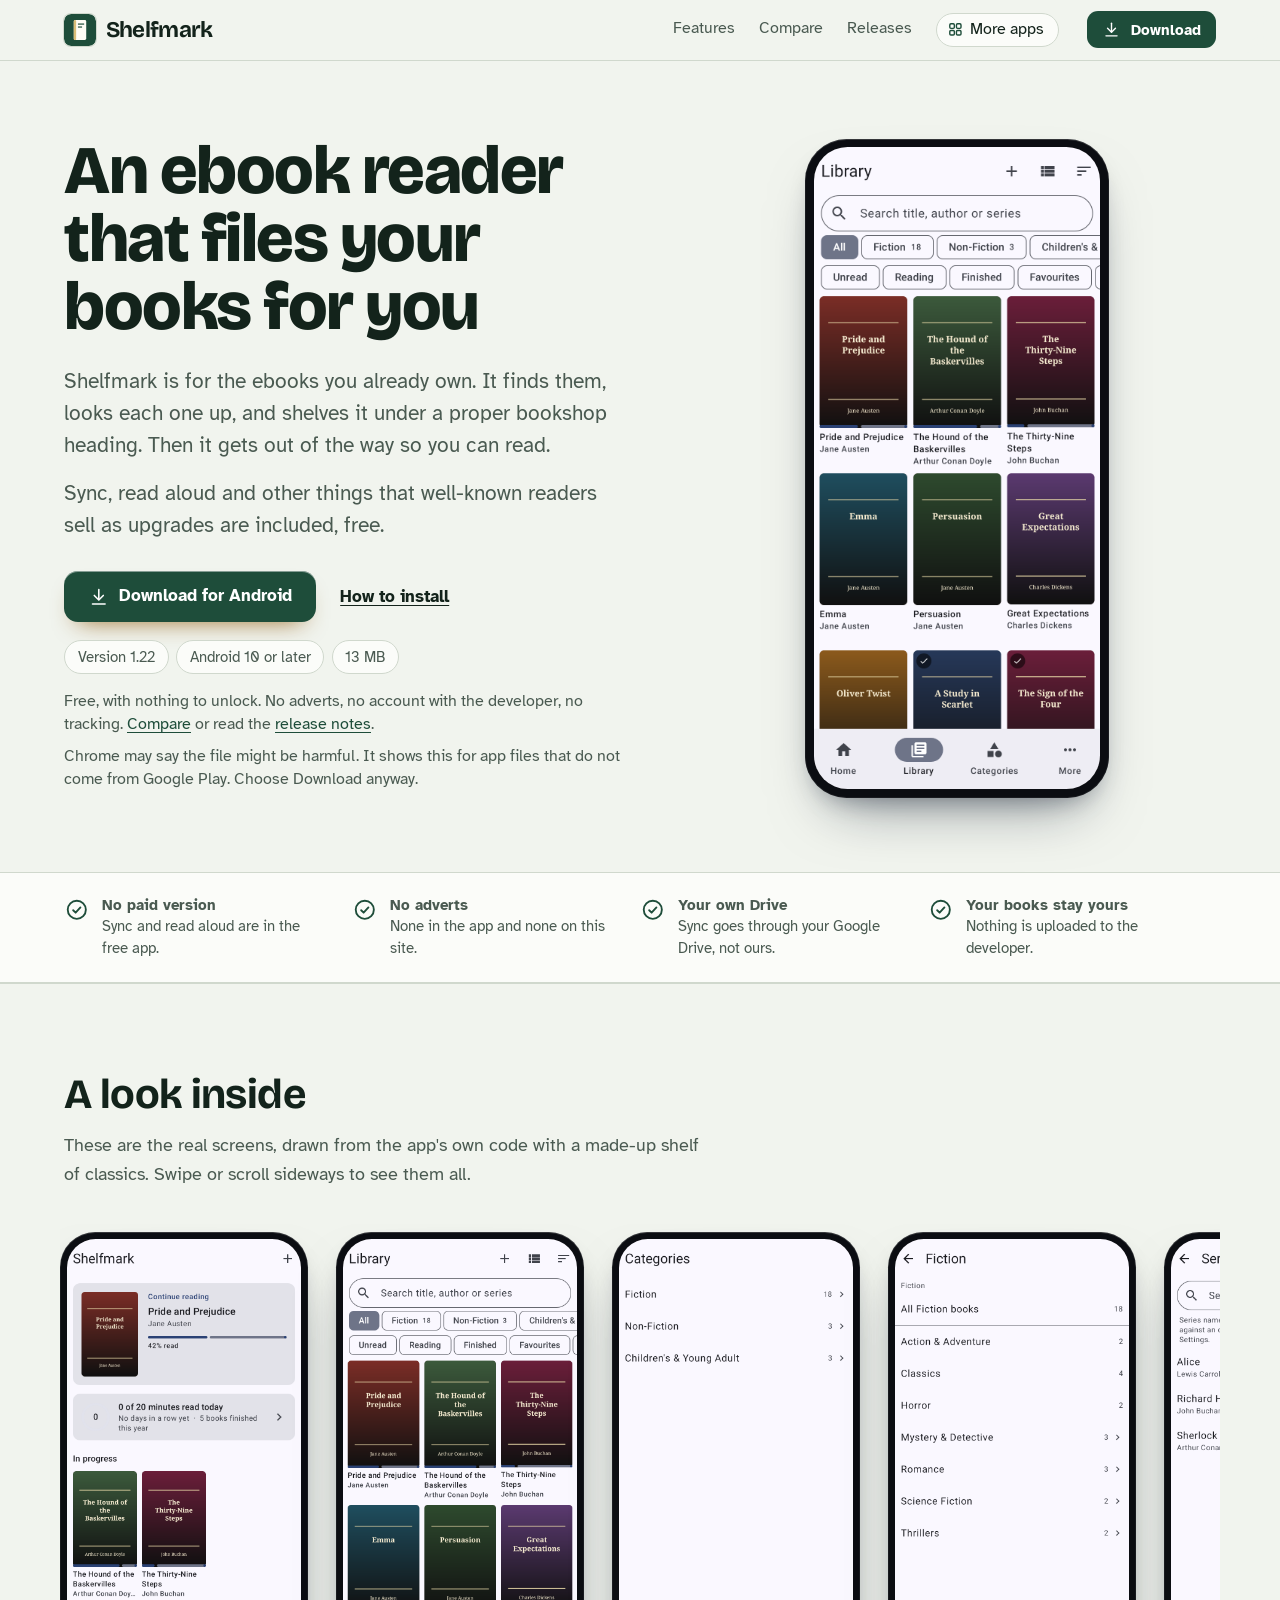
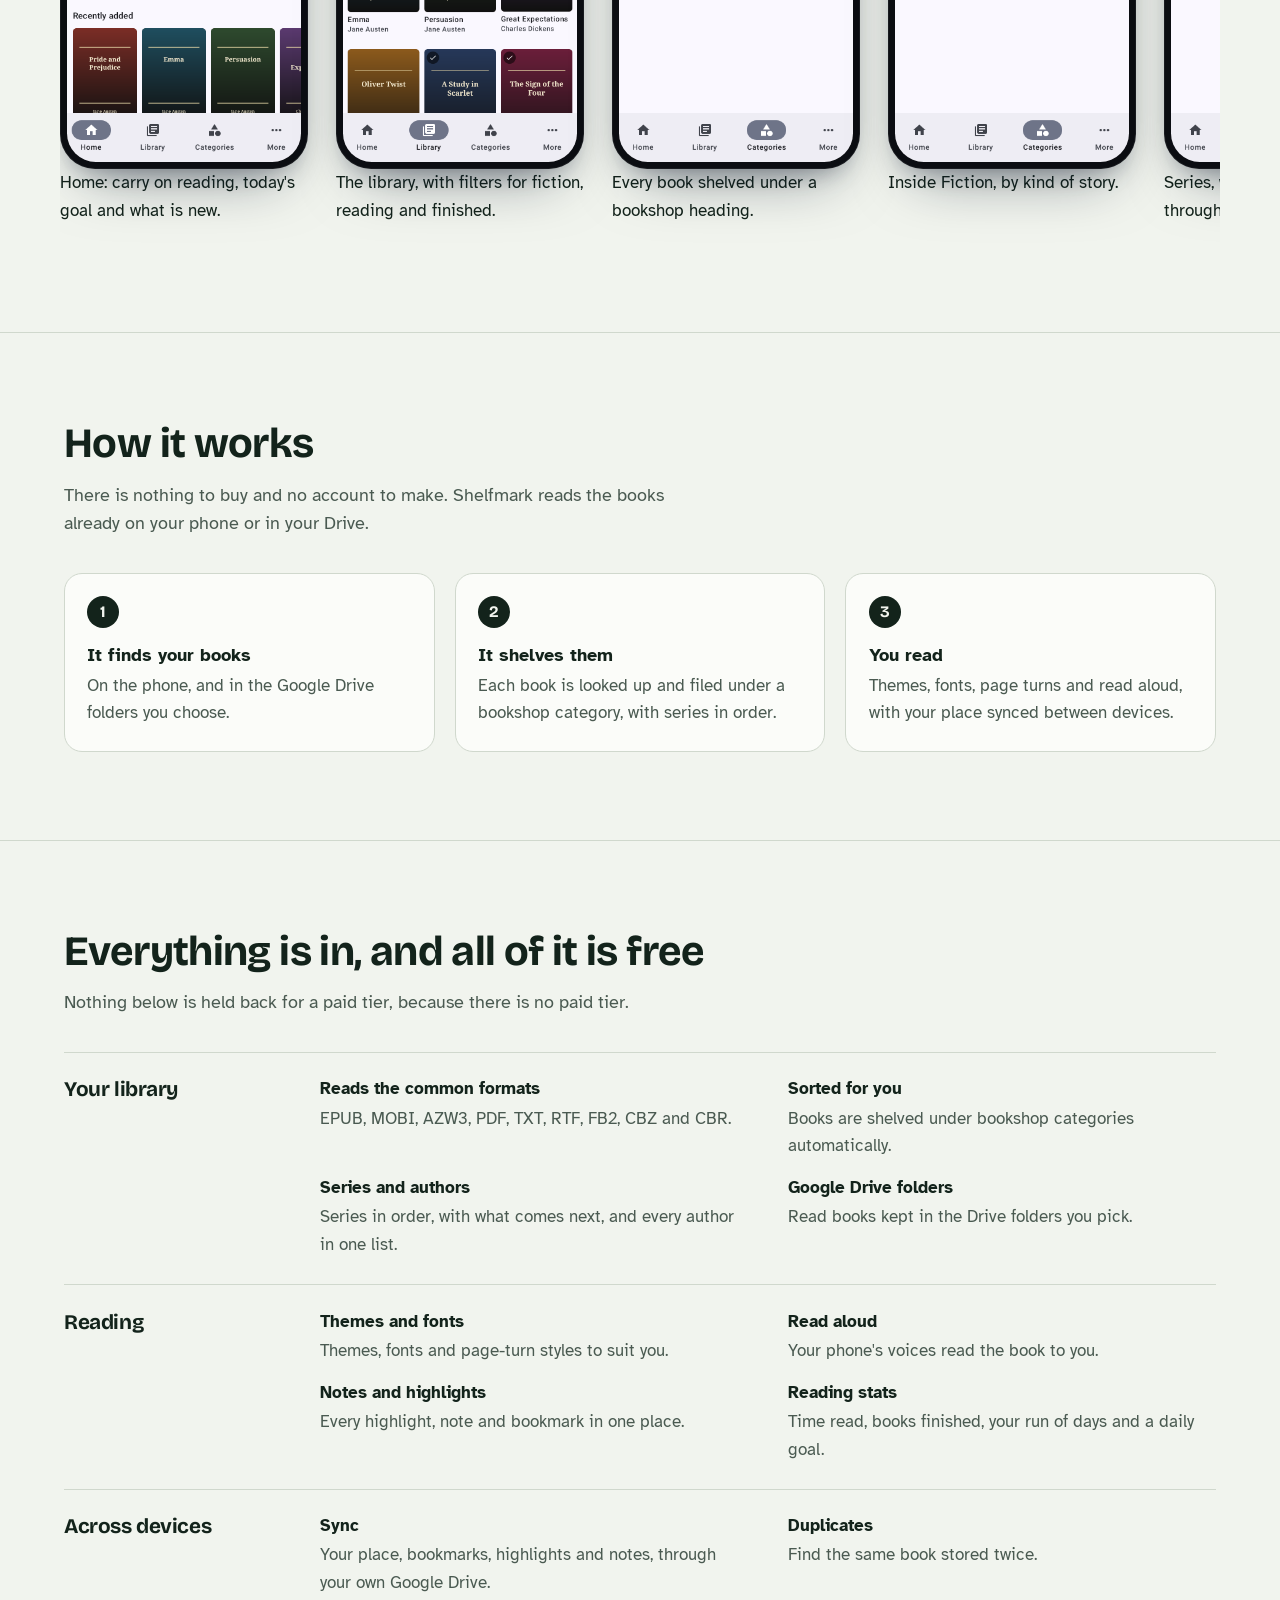
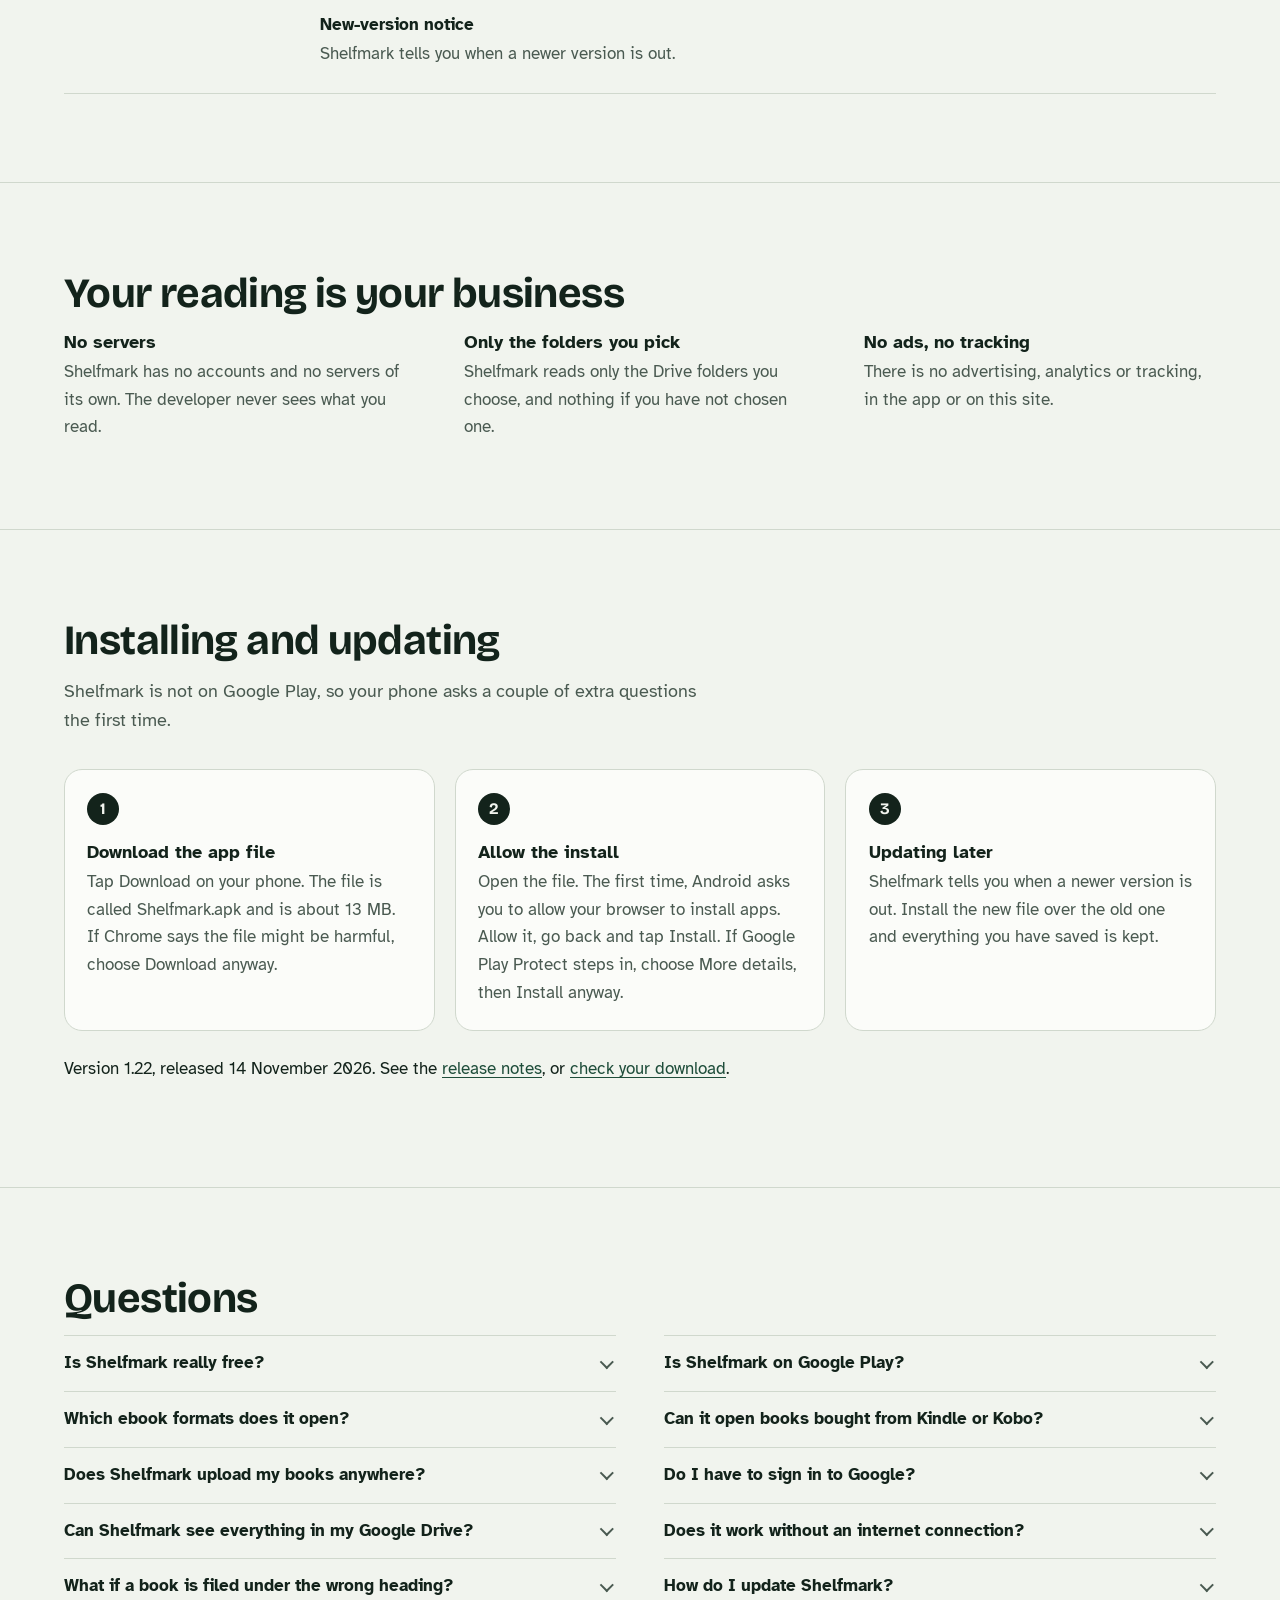
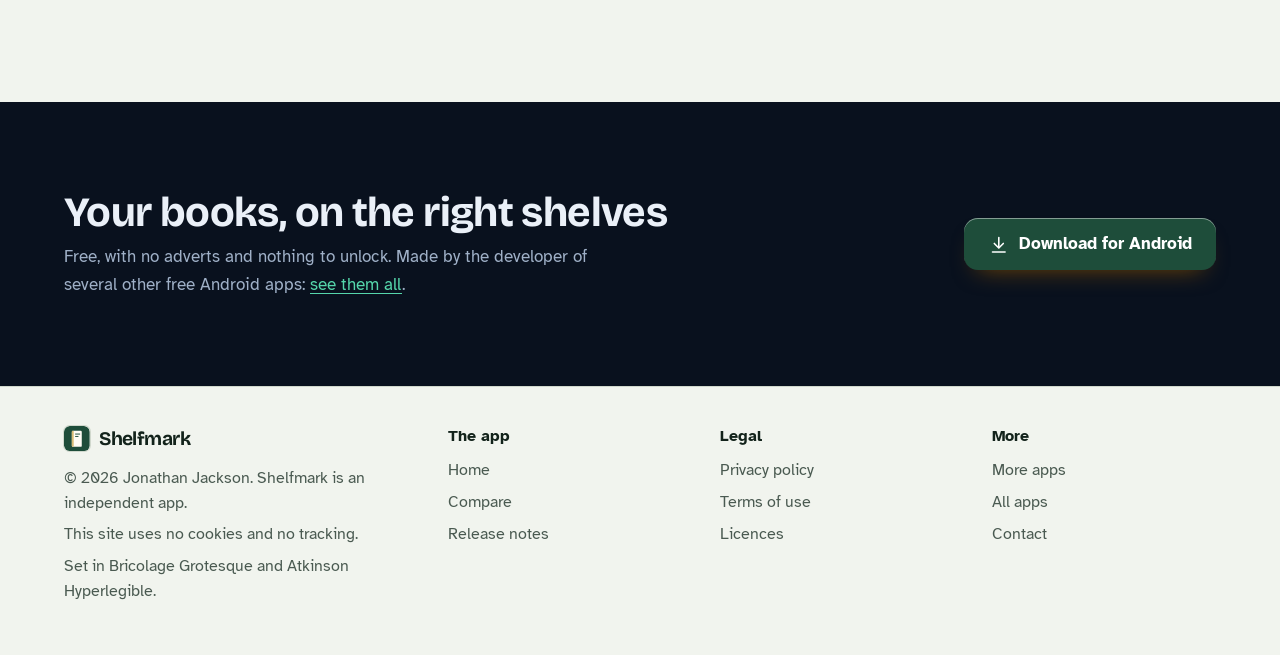
<file: index.html>
<!DOCTYPE html>
<html lang="en-GB">
<head>
<meta charset="utf-8">
<meta name="viewport" content="width=device-width, initial-scale=1">
<title>Shelfmark: a free ebook reader that files your books for you</title>
<meta name="description" content="Shelfmark is a free Android ebook reader that finds your books, shelves each one under a proper bookshop heading, and syncs your place through your own Google Drive. No adverts, nothing to unlock.">
<meta name="author" content="Jonathan Jackson">
<link rel="canonical" href="https://customgpter.github.io/shelfmark/">
<meta name="theme-color" content="#f1f4ee" media="(prefers-color-scheme: light)">
<meta name="theme-color" content="#0d1411" media="(prefers-color-scheme: dark)">
<meta property="og:type" content="website">
<meta property="og:site_name" content="Shelfmark">
<meta property="og:title" content="Shelfmark: a free ebook reader that files your books for you">
<meta property="og:description" content="Shelfmark is a free Android ebook reader that finds your books, shelves each one under a proper bookshop heading, and syncs your place through your own Google Drive. No adverts, nothing to unlock.">
<meta property="og:url" content="https://customgpter.github.io/shelfmark/">
<meta property="og:image" content="https://customgpter.github.io/shelfmark/assets/og.png">
<meta property="og:image:width" content="1200">
<meta property="og:image:height" content="630">
<meta property="og:image:alt" content="Shelfmark&#x27;s library of book covers">
<meta property="og:locale" content="en_GB">
<meta name="twitter:card" content="summary_large_image">
<link rel="icon" href="./assets/favicon.svg" type="image/svg+xml">
<link rel="apple-touch-icon" href="./assets/apple-touch-icon.png">
<link rel="preload" href="./assets/fonts/bricolage-grotesque-latin.woff2" as="font" type="font/woff2" crossorigin>
<link rel="preload" href="./assets/fonts/atkinson-hyperlegible-latin-400-normal.woff2" as="font" type="font/woff2" crossorigin>
<link rel="stylesheet" href="./assets/site.css?v=1">
<link rel="stylesheet" href="./assets/house.css?v=1">
<link rel="stylesheet" href="./assets/apps-list.css?v=1">
<script src="./assets/apps-list.js?v=1" defer></script>
<script type="application/ld+json">{"@context":"https://schema.org","@type":"SoftwareApplication","name":"Shelfmark","url":"https://customgpter.github.io/shelfmark/","description":"Shelfmark is a free Android ebook reader that finds your books, shelves each one under a proper bookshop heading, and syncs your place through your own Google Drive. No adverts, nothing to unlock.","applicationCategory":"BookApplication","operatingSystem":"Android 10 or later","softwareVersion":"1.22","downloadUrl":"https://github.com/CustomGPTer/shelfmark/releases/latest/download/Shelfmark.apk","releaseNotes":"https://customgpter.github.io/shelfmark/releases.html","offers":{"@type":"Offer","price":"0","priceCurrency":"GBP"},"inLanguage":"en-GB","image":"https://customgpter.github.io/shelfmark/assets/og.png","featureList":["Reads the common formats","Sorted for you","Series and authors","Google Drive folders","Themes and fonts","Read aloud","Notes and highlights","Reading stats","Sync","Duplicates","New-version notice"],"author":{"@type":"Person","name":"Jonathan Jackson"}}</script>
<script type="application/ld+json">{"@context":"https://schema.org","@type":"FAQPage","mainEntity":[{"@type":"Question","name":"Is Shelfmark really free?","acceptedAnswer":{"@type":"Answer","text":"Yes. There is no paid version, no subscription and no adverts. Features that other readers sell as upgrades, such as sync between devices and read aloud, are included. See the comparison."}},{"@type":"Question","name":"Is Shelfmark on Google Play?","acceptedAnswer":{"@type":"Answer","text":"No. Shelfmark is a personal project and is downloaded from this site as an Android app file. It needs Android 10 or later."}},{"@type":"Question","name":"Which ebook formats does it open?","acceptedAnswer":{"@type":"Answer","text":"EPUB, MOBI, AZW3, PDF, TXT, RTF, FB2, CBZ and CBR."}},{"@type":"Question","name":"Can it open books bought from Kindle or Kobo?","acceptedAnswer":{"@type":"Answer","text":"Only if they have no copy protection. Books locked with DRM can only be opened by the shop's own app, and Shelfmark does not remove DRM."}},{"@type":"Question","name":"Does Shelfmark upload my books anywhere?","acceptedAnswer":{"@type":"Answer","text":"No. Your book files stay where they are. To sort a book, Shelfmark sends only its title and author to a book catalogue. If you turn on sync, your reading position, bookmarks and notes are saved to your own Google Drive, never the books themselves."}},{"@type":"Question","name":"Do I have to sign in to Google?","acceptedAnswer":{"@type":"Answer","text":"No. Reading the books on your phone needs no account at all. Google sign-in is only for showing books from your Drive folders and for syncing between your devices."}},{"@type":"Question","name":"Can Shelfmark see everything in my Google Drive?","acceptedAnswer":{"@type":"Answer","text":"Google's permission screen is worded that way because Google has no permission for a single folder. Shelfmark itself only reads the folders you pick, and reads nothing if you have not picked one."}},{"@type":"Question","name":"Does it work without an internet connection?","acceptedAnswer":{"@type":"Answer","text":"Yes, for reading. Books on your phone open offline. Sorting new books, Drive and sync need a connection."}},{"@type":"Question","name":"What if a book is filed under the wrong heading?","acceptedAnswer":{"@type":"Answer","text":"Press and hold the book, tap its category and choose another. Shelfmark never overwrites a choice you have made."}},{"@type":"Question","name":"How do I update Shelfmark?","acceptedAnswer":{"@type":"Answer","text":"Download the latest version from this site and install it over the one you have. Your library, reading positions, highlights and notes are kept."}}]}</script>
</head>
<body>
<a class="skip" href="#main">Skip to content</a>
<header class="masthead">
<div class="wrap">
<a class="brand" href="./" aria-label="Shelfmark home"><svg viewBox="0 0 108 108" aria-hidden="true"><rect width="108" height="108" rx="24" fill="#1e4d3a"/><rect x="33" y="20" width="42" height="68" rx="5" fill="#fffdf5"/><rect x="33" y="20" width="8" height="68" rx="4" fill="#d9bd76"/><rect x="47" y="32" width="21" height="4" fill="#1e4d3a"/><rect x="47" y="42" width="14" height="4" fill="#1e4d3a"/></svg><span>Shelfmark</span></a>
<nav aria-label="Main"><ul><li><a href="./#features">Features</a></li><li><a href="./compare.html">Compare</a></li><li><a href="./releases.html">Releases</a></li><li><a class="more-apps" href="./more-apps.html"><svg class="ico" viewBox="0 0 24 24" aria-hidden="true"><rect x="4" y="4" width="6.5" height="6.5" rx="1.6"/><rect x="13.5" y="4" width="6.5" height="6.5" rx="1.6"/><rect x="4" y="13.5" width="6.5" height="6.5" rx="1.6"/><rect x="13.5" y="13.5" width="6.5" height="6.5" rx="1.6"/></svg>More apps</a></li></ul></nav>
<a class="button small" href="https://github.com/CustomGPTer/shelfmark/releases/latest/download/Shelfmark.apk"><svg class="ico" viewBox="0 0 24 24" aria-hidden="true"><path d="M12 4v11"/><path d="M7 10.5l5 5 5-5"/><path d="M5 20h14"/></svg>Download</a>
</div>
</header>
<main id="main">
<div class="hero">
<div class="wrap hero-grid">
<div class="hero-copy">
<h1>An ebook reader that files your books for you</h1>
<p class="lede">Shelfmark is for the ebooks you already own. It finds them, looks each one up, and shelves it under a proper bookshop heading. Then it gets out of the way so you can read.</p><p class="lede">Sync, read aloud and other things that well-known readers sell as upgrades are included, free.</p>

<p class="get" id="download"><a class="button" href="https://github.com/CustomGPTer/shelfmark/releases/latest/download/Shelfmark.apk"><svg class="ico" viewBox="0 0 24 24" aria-hidden="true"><path d="M12 4v11"/><path d="M7 10.5l5 5 5-5"/><path d="M5 20h14"/></svg>Download for Android</a><a class="aside" href="#install">How to install</a></p>
<ul class="pills"><li>Version 1.22</li><li>Android 10 or later</li><li>13 MB</li></ul>
<p class="facts">Free, with nothing to unlock. No adverts, no account with the developer, no tracking. <a href="compare.html">Compare</a> or read the <a href="releases.html">release notes</a>.</p>
<p class="facts">Chrome may say the file might be harmful. It shows this for app files that do not come from Google Play. Choose Download anyway.</p>
</div>
<div class="hero-phone"><div class="phone"><img src="./assets/screens/library.png" alt="The library, with filters for fiction, reading and finished." width="393" height="852" fetchpriority="high"></div></div>
</div>
</div>

<section class="promises" aria-label="In short">
<div class="wrap"><ul><li><svg class="ico" viewBox="0 0 24 24" aria-hidden="true"><circle cx="12" cy="12" r="8.5"/><path d="M8.6 12.4l2.3 2.3 4.5-4.9"/></svg><span><b>No paid version</b><span>Sync and read aloud are in the free app.</span></span></li><li><svg class="ico" viewBox="0 0 24 24" aria-hidden="true"><circle cx="12" cy="12" r="8.5"/><path d="M8.6 12.4l2.3 2.3 4.5-4.9"/></svg><span><b>No adverts</b><span>None in the app and none on this site.</span></span></li><li><svg class="ico" viewBox="0 0 24 24" aria-hidden="true"><circle cx="12" cy="12" r="8.5"/><path d="M8.6 12.4l2.3 2.3 4.5-4.9"/></svg><span><b>Your own Drive</b><span>Sync goes through your Google Drive, not ours.</span></span></li><li><svg class="ico" viewBox="0 0 24 24" aria-hidden="true"><circle cx="12" cy="12" r="8.5"/><path d="M8.6 12.4l2.3 2.3 4.5-4.9"/></svg><span><b>Your books stay yours</b><span>Nothing is uploaded to the developer.</span></span></li></ul></div>
</section>

<section id="screens" aria-labelledby="screens-h">
<div class="wrap">
<h2 id="screens-h">A look inside</h2>
<p class="intro">These are the real screens, drawn from the app&#x27;s own code with a made-up shelf of classics. Swipe or scroll sideways to see them all.</p>
<div class="gallery" tabindex="0" role="region" aria-label="Screens from Shelfmark"><figure class="shot"><div class="phone"><img src="./assets/screens/home.png" alt="Home: carry on reading, today&#x27;s goal and what is new." width="393" height="852" loading="eager" decoding="async"></div><figcaption>Home: carry on reading, today&#x27;s goal and what is new.</figcaption></figure><figure class="shot"><div class="phone"><img src="./assets/screens/library.png" alt="The library, with filters for fiction, reading and finished." width="393" height="852" loading="eager" decoding="async"></div><figcaption>The library, with filters for fiction, reading and finished.</figcaption></figure><figure class="shot"><div class="phone"><img src="./assets/screens/categories.png" alt="Every book shelved under a bookshop heading." width="393" height="852" loading="eager" decoding="async"></div><figcaption>Every book shelved under a bookshop heading.</figcaption></figure><figure class="shot"><div class="phone"><img src="./assets/screens/fiction.png" alt="Inside Fiction, by kind of story." width="393" height="852" loading="eager" decoding="async"></div><figcaption>Inside Fiction, by kind of story.</figcaption></figure><figure class="shot"><div class="phone"><img src="./assets/screens/series.png" alt="Series, with how far you are through each." width="393" height="852" loading="eager" decoding="async"></div><figcaption>Series, with how far you are through each.</figcaption></figure><figure class="shot"><div class="phone"><img src="./assets/screens/authors.png" alt="Authors, with a count of their books." width="393" height="852" loading="eager" decoding="async"></div><figcaption>Authors, with a count of their books.</figcaption></figure><figure class="shot"><div class="phone"><img src="./assets/screens/more.png" alt="More: Drive and sync, collections, notes and reading stats." width="393" height="852" loading="eager" decoding="async"></div><figcaption>More: Drive and sync, collections, notes and reading stats.</figcaption></figure><figure class="shot"><div class="phone"><img src="./assets/screens/settings.png" alt="Settings for the library and online lookups." width="393" height="852" loading="eager" decoding="async"></div><figcaption>Settings for the library and online lookups.</figcaption></figure></div>
</div>
</section>

<section id="how" aria-labelledby="how-h">
<div class="wrap">
<h2 id="how-h">How it works</h2>
<p class="intro">There is nothing to buy and no account to make. Shelfmark reads the books already on your phone or in your Drive.</p>
<ol class="steps"><li><h3>It finds your books</h3><p>On the phone, and in the Google Drive folders you choose.</p></li><li><h3>It shelves them</h3><p>Each book is looked up and filed under a bookshop category, with series in order.</p></li><li><h3>You read</h3><p>Themes, fonts, page turns and read aloud, with your place synced between devices.</p></li></ol>
</div>
</section>

<section id="features" aria-labelledby="features-h">
<div class="wrap">
<h2 id="features-h">Everything is in, and all of it is free</h2>
<p class="intro">Nothing below is held back for a paid tier, because there is no paid tier.</p>
<div class="groups"><div class="group"><h3>Your library</h3><dl><div><dt>Reads the common formats</dt><dd>EPUB, MOBI, AZW3, PDF, TXT, RTF, FB2, CBZ and CBR.</dd></div><div><dt>Sorted for you</dt><dd>Books are shelved under bookshop categories automatically.</dd></div><div><dt>Series and authors</dt><dd>Series in order, with what comes next, and every author in one list.</dd></div><div><dt>Google Drive folders</dt><dd>Read books kept in the Drive folders you pick.</dd></div></dl></div><div class="group"><h3>Reading</h3><dl><div><dt>Themes and fonts</dt><dd>Themes, fonts and page-turn styles to suit you.</dd></div><div><dt>Read aloud</dt><dd>Your phone's voices read the book to you.</dd></div><div><dt>Notes and highlights</dt><dd>Every highlight, note and bookmark in one place.</dd></div><div><dt>Reading stats</dt><dd>Time read, books finished, your run of days and a daily goal.</dd></div></dl></div><div class="group"><h3>Across devices</h3><dl><div><dt>Sync</dt><dd>Your place, bookmarks, highlights and notes, through your own Google Drive.</dd></div><div><dt>Duplicates</dt><dd>Find the same book stored twice.</dd></div><div><dt>New-version notice</dt><dd>Shelfmark tells you when a newer version is out.</dd></div></dl></div></div>
</div>
</section>

<section id="privacy" aria-labelledby="privacy-h">
<div class="wrap">
<h2 id="privacy-h">Your reading is your business</h2>
<ul class="plain"><li><h3>No servers</h3><p>Shelfmark has no accounts and no servers of its own. The developer never sees what you read.</p></li><li><h3>Only the folders you pick</h3><p>Shelfmark reads only the Drive folders you choose, and nothing if you have not chosen one.</p></li><li><h3>No ads, no tracking</h3><p>There is no advertising, analytics or tracking, in the app or on this site.</p></li></ul>
</div>
</section>

<section id="install" aria-labelledby="install-h">
<div class="wrap">
<h2 id="install-h">Installing and updating</h2>
<p class="intro">Shelfmark is not on Google Play, so your phone asks a couple of extra questions the first time.</p>
<ol class="steps"><li><h3>Download the app file</h3><p>Tap Download on your phone. The file is called Shelfmark.apk and is about 13 MB. If Chrome says the file might be harmful, choose Download anyway.</p></li><li><h3>Allow the install</h3><p>Open the file. The first time, Android asks you to allow your browser to install apps. Allow it, go back and tap Install. If Google Play Protect steps in, choose More details, then Install anyway.</p></li><li><h3>Updating later</h3><p>Shelfmark tells you when a newer version is out. Install the new file over the old one and everything you have saved is kept.</p></li></ol>
<p class="after-table">Version 1.22, released 14 November 2026. See the <a href="releases.html">release notes</a>, or <a href="releases.html#checking">check your download</a>.</p>
</div>
</section>

<section id="questions" aria-labelledby="questions-h">
<div class="wrap">
<h2 id="questions-h">Questions</h2>
<div class="faq"><details><summary>Is Shelfmark really free?</summary><p>Yes. There is no paid version, no subscription and no adverts. Features that other readers sell as upgrades, such as sync between devices and read aloud, are included. <a href="compare.html">See the comparison</a>.</p></details><details><summary>Is Shelfmark on Google Play?</summary><p>No. Shelfmark is a personal project and is downloaded from this site as an Android app file. It needs Android 10 or later.</p></details><details><summary>Which ebook formats does it open?</summary><p>EPUB, MOBI, AZW3, PDF, TXT, RTF, FB2, CBZ and CBR.</p></details><details><summary>Can it open books bought from Kindle or Kobo?</summary><p>Only if they have no copy protection. Books locked with DRM can only be opened by the shop's own app, and Shelfmark does not remove DRM.</p></details><details><summary>Does Shelfmark upload my books anywhere?</summary><p>No. Your book files stay where they are. To sort a book, Shelfmark sends only its title and author to a book catalogue. If you turn on sync, your reading position, bookmarks and notes are saved to your own Google Drive, never the books themselves.</p></details><details><summary>Do I have to sign in to Google?</summary><p>No. Reading the books on your phone needs no account at all. Google sign-in is only for showing books from your Drive folders and for syncing between your devices.</p></details><details><summary>Can Shelfmark see everything in my Google Drive?</summary><p>Google's permission screen is worded that way because Google has no permission for a single folder. Shelfmark itself only reads the folders you pick, and reads nothing if you have not picked one.</p></details><details><summary>Does it work without an internet connection?</summary><p>Yes, for reading. Books on your phone open offline. Sorting new books, Drive and sync need a connection.</p></details><details><summary>What if a book is filed under the wrong heading?</summary><p>Press and hold the book, tap its category and choose another. Shelfmark never overwrites a choice you have made.</p></details><details><summary>How do I update Shelfmark?</summary><p>Download the latest version from this site and install it over the one you have. Your library, reading positions, highlights and notes are kept.</p></details></div>
</div>
</section>

<section class="closing" aria-labelledby="closing-h">
<div class="wrap">
<div><h2 id="closing-h">Your books, on the right shelves</h2><p>Free, with no adverts and nothing to unlock. Made by the developer of several other free Android apps: <a href="more-apps.html">see them all</a>.</p></div>
<a class="button" href="https://github.com/CustomGPTer/shelfmark/releases/latest/download/Shelfmark.apk"><svg class="ico" viewBox="0 0 24 24" aria-hidden="true"><path d="M12 4v11"/><path d="M7 10.5l5 5 5-5"/><path d="M5 20h14"/></svg>Download for Android</a>
</div>
</section>
</main>
<footer class="colophon">
<div class="wrap">
<div>
<a class="brand" href="./" aria-label="Shelfmark home"><svg viewBox="0 0 108 108" aria-hidden="true"><rect width="108" height="108" rx="24" fill="#1e4d3a"/><rect x="33" y="20" width="42" height="68" rx="5" fill="#fffdf5"/><rect x="33" y="20" width="8" height="68" rx="4" fill="#d9bd76"/><rect x="47" y="32" width="21" height="4" fill="#1e4d3a"/><rect x="47" y="42" width="14" height="4" fill="#1e4d3a"/></svg><span>Shelfmark</span></a>
<p>&copy; 2026 Jonathan Jackson. Shelfmark is an independent app.</p>
<p>This site uses no cookies and no tracking.</p>
<p>Set in Bricolage Grotesque and Atkinson Hyperlegible.</p>
</div>
<nav aria-label="The app"><h2>The app</h2><ul>
<li><a href="./">Home</a></li>
<li><a href="./compare.html">Compare</a></li>
<li><a href="./releases.html">Release notes</a></li>

</ul></nav>
<nav aria-label="Legal"><h2>Legal</h2><ul>
<li><a href="./privacy.html">Privacy policy</a></li>
<li><a href="./terms.html">Terms of use</a></li>
<li><a href="./licences.html">Licences</a></li>
</ul></nav>
<nav aria-label="More"><h2>More</h2><ul>
<li><a href="./more-apps.html">More apps</a></li>
<li><a href="https://customgpter.github.io/">All apps</a></li>
<li><a href="https://github.com/CustomGPTer/shelfmark/issues">Contact</a></li>
</ul></nav>
</div>
</footer>
</body>
</html>
</file>
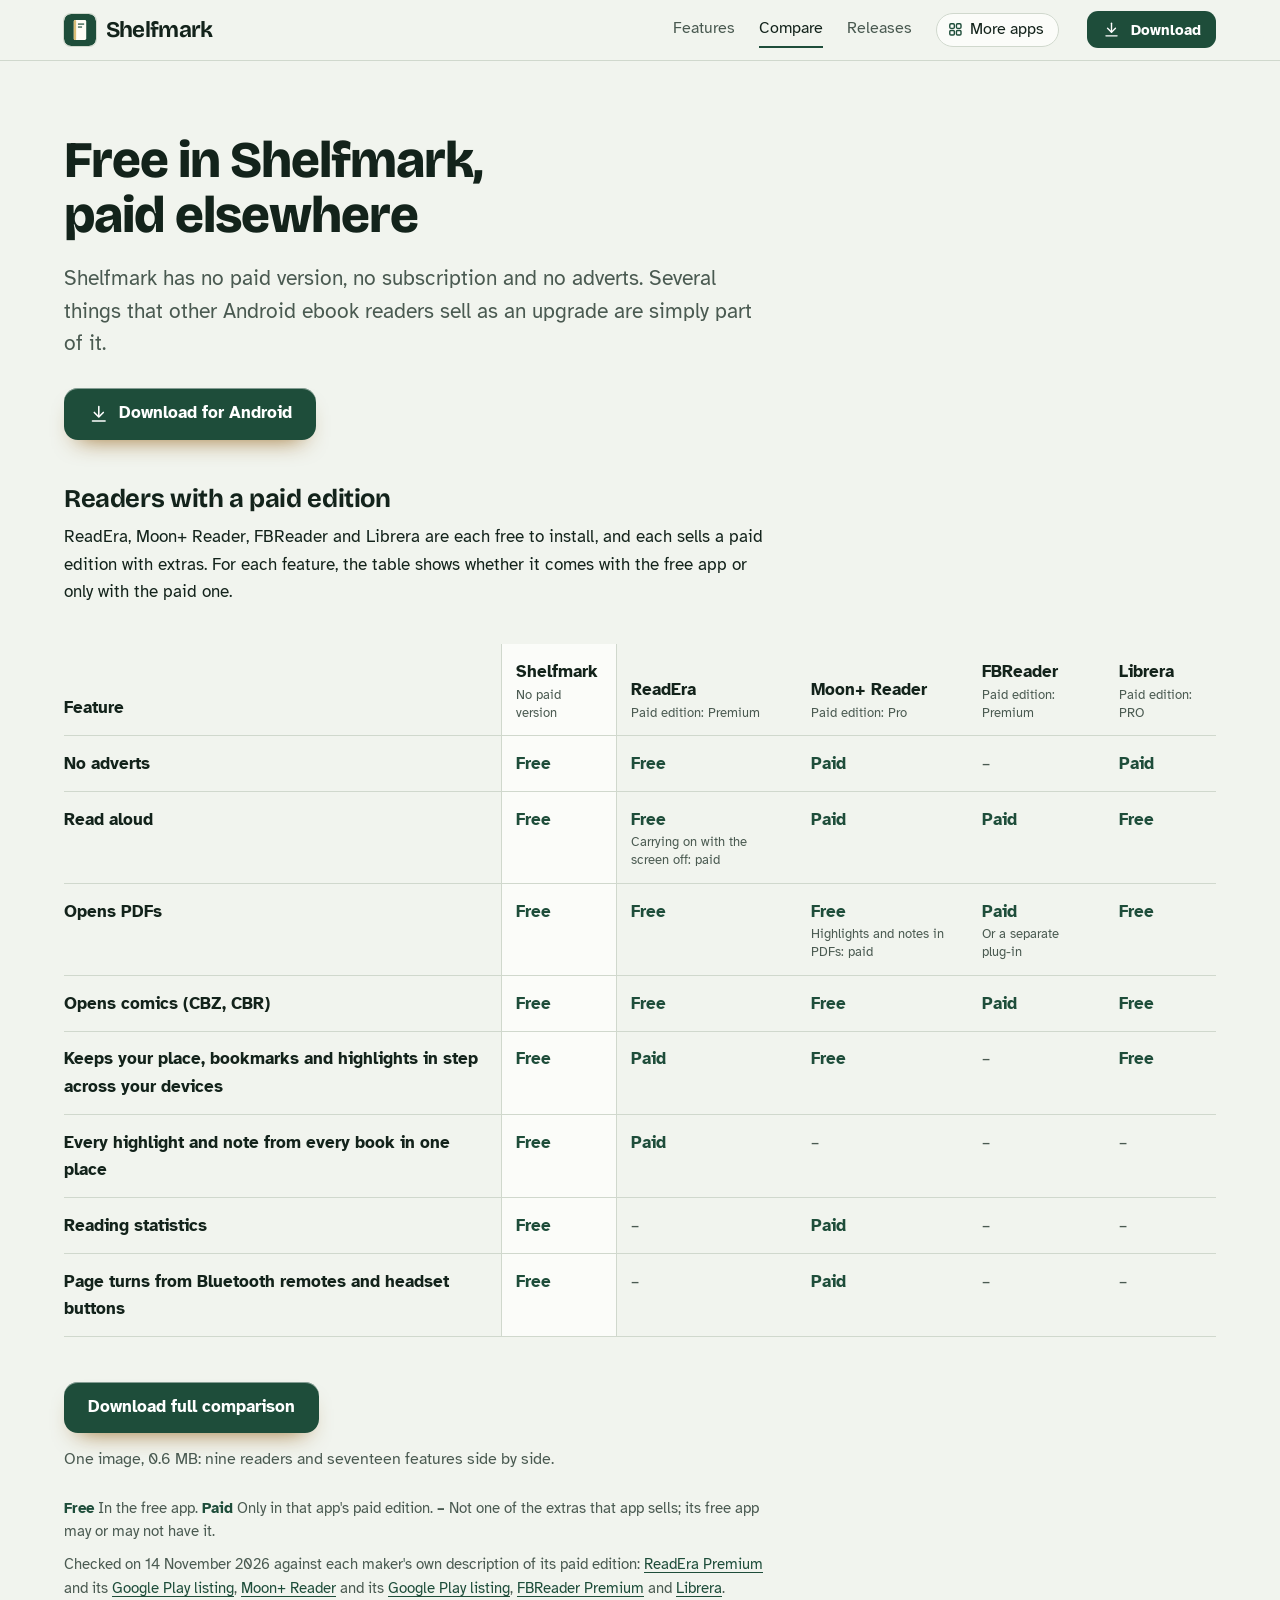
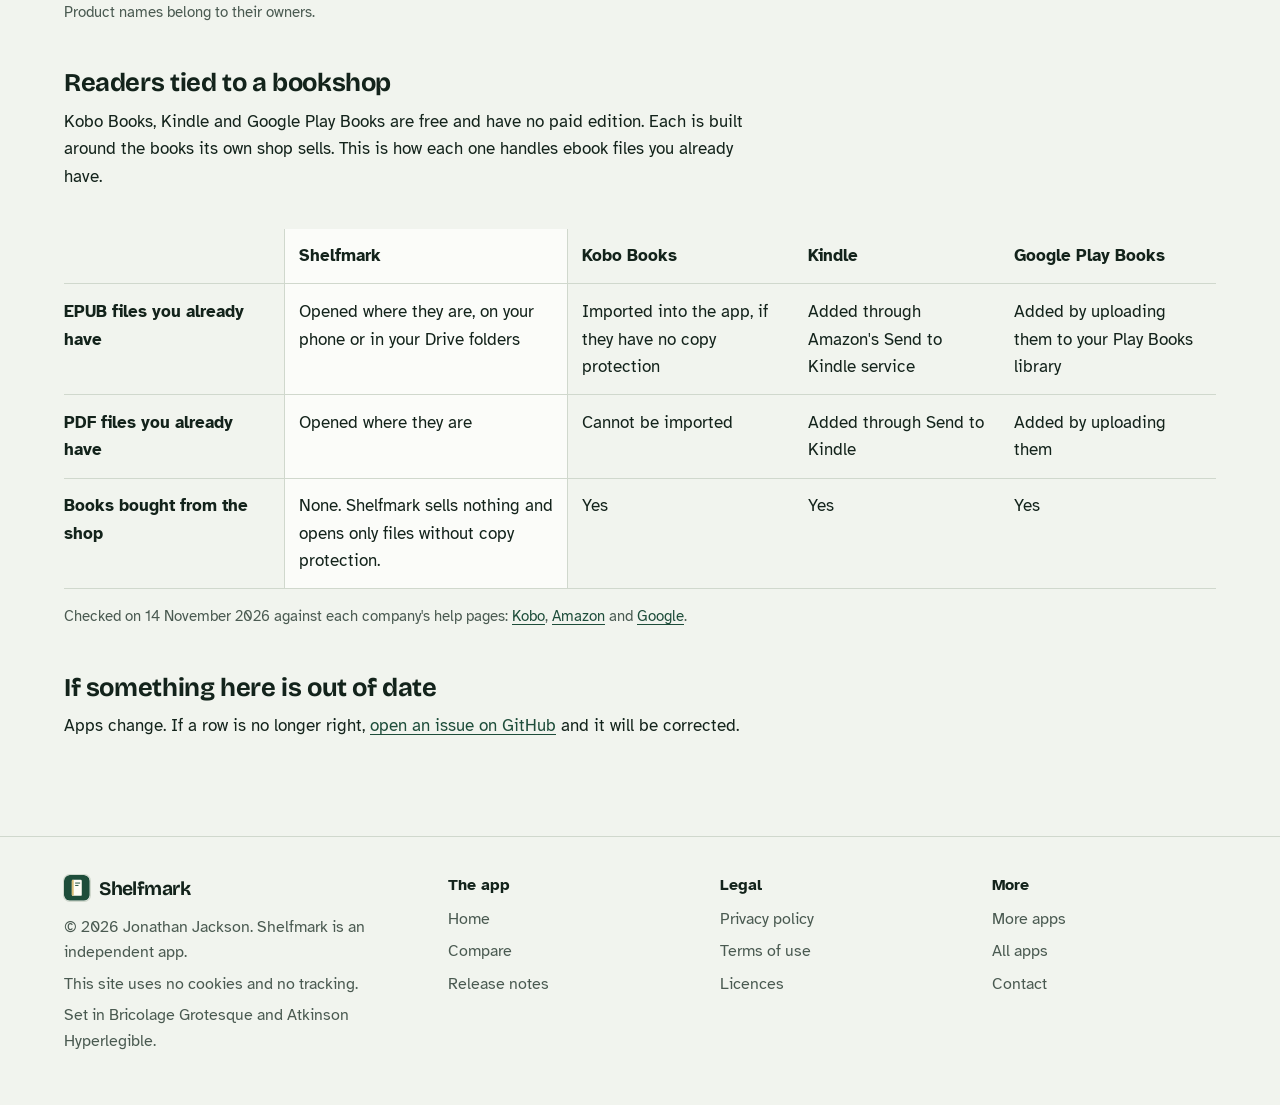
<file: compare.html>
<!DOCTYPE html>
<html lang="en-GB">
<head>
<meta charset="utf-8">
<meta name="viewport" content="width=device-width, initial-scale=1">
<title>Free in Shelfmark, paid elsewhere: a comparison | Shelfmark</title>
<meta name="description" content="Shelfmark has no paid version. See which features other Android ebook readers sell as upgrades, such as sync and read aloud, that Shelfmark includes free.">
<meta name="author" content="Jonathan Jackson">
<link rel="canonical" href="https://customgpter.github.io/shelfmark/compare.html">
<meta name="theme-color" content="#f1f4ee" media="(prefers-color-scheme: light)">
<meta name="theme-color" content="#0d1411" media="(prefers-color-scheme: dark)">
<meta property="og:type" content="website">
<meta property="og:site_name" content="Shelfmark">
<meta property="og:title" content="Free in Shelfmark, paid elsewhere: a comparison | Shelfmark">
<meta property="og:description" content="Shelfmark has no paid version. See which features other Android ebook readers sell as upgrades, such as sync and read aloud, that Shelfmark includes free.">
<meta property="og:url" content="https://customgpter.github.io/shelfmark/compare.html">
<meta property="og:image" content="https://customgpter.github.io/shelfmark/assets/og.png">
<meta property="og:image:width" content="1200">
<meta property="og:image:height" content="630">
<meta property="og:image:alt" content="Shelfmark&#x27;s library of book covers">
<meta property="og:locale" content="en_GB">
<meta name="twitter:card" content="summary_large_image">
<link rel="icon" href="./assets/favicon.svg" type="image/svg+xml">
<link rel="apple-touch-icon" href="./assets/apple-touch-icon.png">
<link rel="preload" href="./assets/fonts/bricolage-grotesque-latin.woff2" as="font" type="font/woff2" crossorigin>
<link rel="preload" href="./assets/fonts/atkinson-hyperlegible-latin-400-normal.woff2" as="font" type="font/woff2" crossorigin>
<link rel="stylesheet" href="./assets/site.css?v=1">
<link rel="stylesheet" href="./assets/house.css?v=1">
<link rel="stylesheet" href="./assets/apps-list.css?v=1">
<script src="./assets/apps-list.js?v=1" defer></script>
</head>
<body>
<a class="skip" href="#main">Skip to content</a>
<header class="masthead">
<div class="wrap">
<a class="brand" href="./" aria-label="Shelfmark home"><svg viewBox="0 0 108 108" aria-hidden="true"><rect width="108" height="108" rx="24" fill="#1e4d3a"/><rect x="33" y="20" width="42" height="68" rx="5" fill="#fffdf5"/><rect x="33" y="20" width="8" height="68" rx="4" fill="#d9bd76"/><rect x="47" y="32" width="21" height="4" fill="#1e4d3a"/><rect x="47" y="42" width="14" height="4" fill="#1e4d3a"/></svg><span>Shelfmark</span></a>
<nav aria-label="Main"><ul><li><a href="./#features">Features</a></li><li><a href="./compare.html" aria-current="page">Compare</a></li><li><a href="./releases.html">Releases</a></li><li><a class="more-apps" href="./more-apps.html"><svg class="ico" viewBox="0 0 24 24" aria-hidden="true"><rect x="4" y="4" width="6.5" height="6.5" rx="1.6"/><rect x="13.5" y="4" width="6.5" height="6.5" rx="1.6"/><rect x="4" y="13.5" width="6.5" height="6.5" rx="1.6"/><rect x="13.5" y="13.5" width="6.5" height="6.5" rx="1.6"/></svg>More apps</a></li></ul></nav>
<a class="button small" href="https://github.com/CustomGPTer/shelfmark/releases/latest/download/Shelfmark.apk"><svg class="ico" viewBox="0 0 24 24" aria-hidden="true"><path d="M12 4v11"/><path d="M7 10.5l5 5 5-5"/><path d="M5 20h14"/></svg>Download</a>
</div>
</header>
<main id="main" class="doc">
<div class="wrap">
<div class="measure">
<h1>Free in Shelfmark, paid elsewhere</h1>
<p class="lede">Shelfmark has no paid version, no subscription and no adverts. Several things that other Android ebook readers sell as an upgrade are simply part of it.</p>
<p class="get"><a class="button" href="https://github.com/CustomGPTer/shelfmark/releases/latest/download/Shelfmark.apk"><svg class="ico" viewBox="0 0 24 24" aria-hidden="true"><path d="M12 4v11"/><path d="M7 10.5l5 5 5-5"/><path d="M5 20h14"/></svg>Download for Android</a></p>
<h2 id="paid">Readers with a paid edition</h2>
<p>ReadEra, Moon+ Reader, FBReader and Librera are each free to install, and each sells a paid edition with extras. For each feature, the table shows whether it comes with the free app or only with the paid one.</p>
</div>
<div class="scroll">
<table class="cmp">
<thead><tr><th scope="col">Feature</th><th scope="col" class="ours">Shelfmark<small>No paid version</small></th><th scope="col">ReadEra<small>Paid edition: Premium</small></th><th scope="col">Moon+ Reader<small>Paid edition: Pro</small></th><th scope="col">FBReader<small>Paid edition: Premium</small></th><th scope="col">Librera<small>Paid edition: PRO</small></th></tr></thead>
<tbody>
<tr><th scope="row">No adverts</th><td class="yes ours"><span class="app">Shelfmark</span><span class="v">Free</span></td><td class="yes"><span class="app">ReadEra</span><span class="v">Free</span></td><td class="pay"><span class="app">Moon+ Reader</span><span class="v">Paid</span></td><td class="na"><span class="app">FBReader</span><span class="v"><span aria-label="Not one of its paid extras">&ndash;</span></span></td><td class="pay"><span class="app">Librera</span><span class="v">Paid</span></td></tr>
<tr><th scope="row">Read aloud</th><td class="yes ours"><span class="app">Shelfmark</span><span class="v">Free</span></td><td class="yes"><span class="app">ReadEra</span><span class="v">Free<small>Carrying on with the screen off: paid</small></span></td><td class="pay"><span class="app">Moon+ Reader</span><span class="v">Paid</span></td><td class="pay"><span class="app">FBReader</span><span class="v">Paid</span></td><td class="yes"><span class="app">Librera</span><span class="v">Free</span></td></tr>
<tr><th scope="row">Opens PDFs</th><td class="yes ours"><span class="app">Shelfmark</span><span class="v">Free</span></td><td class="yes"><span class="app">ReadEra</span><span class="v">Free</span></td><td class="yes"><span class="app">Moon+ Reader</span><span class="v">Free<small>Highlights and notes in PDFs: paid</small></span></td><td class="pay"><span class="app">FBReader</span><span class="v">Paid<small>Or a separate plug-in</small></span></td><td class="yes"><span class="app">Librera</span><span class="v">Free</span></td></tr>
<tr><th scope="row">Opens comics (CBZ, CBR)</th><td class="yes ours"><span class="app">Shelfmark</span><span class="v">Free</span></td><td class="yes"><span class="app">ReadEra</span><span class="v">Free</span></td><td class="yes"><span class="app">Moon+ Reader</span><span class="v">Free</span></td><td class="pay"><span class="app">FBReader</span><span class="v">Paid</span></td><td class="yes"><span class="app">Librera</span><span class="v">Free</span></td></tr>
<tr><th scope="row">Keeps your place, bookmarks and highlights in step across your devices</th><td class="yes ours"><span class="app">Shelfmark</span><span class="v">Free</span></td><td class="pay"><span class="app">ReadEra</span><span class="v">Paid</span></td><td class="yes"><span class="app">Moon+ Reader</span><span class="v">Free</span></td><td class="na"><span class="app">FBReader</span><span class="v"><span aria-label="Not one of its paid extras">&ndash;</span></span></td><td class="yes"><span class="app">Librera</span><span class="v">Free</span></td></tr>
<tr><th scope="row">Every highlight and note from every book in one place</th><td class="yes ours"><span class="app">Shelfmark</span><span class="v">Free</span></td><td class="pay"><span class="app">ReadEra</span><span class="v">Paid</span></td><td class="na"><span class="app">Moon+ Reader</span><span class="v"><span aria-label="Not one of its paid extras">&ndash;</span></span></td><td class="na"><span class="app">FBReader</span><span class="v"><span aria-label="Not one of its paid extras">&ndash;</span></span></td><td class="na"><span class="app">Librera</span><span class="v"><span aria-label="Not one of its paid extras">&ndash;</span></span></td></tr>
<tr><th scope="row">Reading statistics</th><td class="yes ours"><span class="app">Shelfmark</span><span class="v">Free</span></td><td class="na"><span class="app">ReadEra</span><span class="v"><span aria-label="Not one of its paid extras">&ndash;</span></span></td><td class="pay"><span class="app">Moon+ Reader</span><span class="v">Paid</span></td><td class="na"><span class="app">FBReader</span><span class="v"><span aria-label="Not one of its paid extras">&ndash;</span></span></td><td class="na"><span class="app">Librera</span><span class="v"><span aria-label="Not one of its paid extras">&ndash;</span></span></td></tr>
<tr><th scope="row">Page turns from Bluetooth remotes and headset buttons</th><td class="yes ours"><span class="app">Shelfmark</span><span class="v">Free</span></td><td class="na"><span class="app">ReadEra</span><span class="v"><span aria-label="Not one of its paid extras">&ndash;</span></span></td><td class="pay"><span class="app">Moon+ Reader</span><span class="v">Paid</span></td><td class="na"><span class="app">FBReader</span><span class="v"><span aria-label="Not one of its paid extras">&ndash;</span></span></td><td class="na"><span class="app">Librera</span><span class="v"><span aria-label="Not one of its paid extras">&ndash;</span></span></td></tr>
</tbody>
</table>
</div>
<div class="measure">
<div class="get">
<a class="button" href="assets/shelfmark-comparison.jpg" download="Shelfmark-comparison.jpg">Download full comparison</a>
<p class="facts">One image, 0.6 MB: nine readers and seventeen features side by side.</p>
</div>
<p class="key"><strong class="yes">Free</strong> In the free app. <strong class="pay">Paid</strong> Only in that app's paid edition. <strong>&ndash;</strong> Not one of the extras that app sells; its free app may or may not have it.</p>
<p class="key">Checked on 14 November 2026 against each maker's own description of its paid edition: <a href="https://readera.org/premium">ReadEra Premium</a> and its <a href="https://play.google.com/store/apps/details?id=org.readera.premium">Google Play listing</a>, <a href="https://moondownload.com/">Moon+ Reader</a> and its <a href="https://play.google.com/store/apps/details?id=com.flyersoft.moonreaderp">Google Play listing</a>, <a href="https://fbreader.org/faq/paid-versions/android">FBReader Premium</a> and <a href="https://librera.mobi/">Librera</a>. Product names belong to their owners.</p>
<h2 id="shops">Readers tied to a bookshop</h2>
<p>Kobo Books, Kindle and Google Play Books are free and have no paid edition. Each is built around the books its own shop sells. This is how each one handles ebook files you already have.</p>
</div>
<div class="scroll">
<table class="cmp shops">
<thead><tr><th scope="col">&nbsp;</th><th scope="col" class="ours">Shelfmark</th><th scope="col">Kobo Books</th><th scope="col">Kindle</th><th scope="col">Google Play Books</th></tr></thead>
<tbody>
<tr><th scope="row">EPUB files you already have</th><td class="ours"><span class="app">Shelfmark</span><span class="v">Opened where they are, on your phone or in your Drive folders</span></td><td><span class="app">Kobo Books</span><span class="v">Imported into the app, if they have no copy protection</span></td><td><span class="app">Kindle</span><span class="v">Added through Amazon's Send to Kindle service</span></td><td><span class="app">Google Play Books</span><span class="v">Added by uploading them to your Play Books library</span></td></tr>
<tr><th scope="row">PDF files you already have</th><td class="ours"><span class="app">Shelfmark</span><span class="v">Opened where they are</span></td><td><span class="app">Kobo Books</span><span class="v">Cannot be imported</span></td><td><span class="app">Kindle</span><span class="v">Added through Send to Kindle</span></td><td><span class="app">Google Play Books</span><span class="v">Added by uploading them</span></td></tr>
<tr><th scope="row">Books bought from the shop</th><td class="ours"><span class="app">Shelfmark</span><span class="v">None. Shelfmark sells nothing and opens only files without copy protection.</span></td><td><span class="app">Kobo Books</span><span class="v">Yes</span></td><td><span class="app">Kindle</span><span class="v">Yes</span></td><td><span class="app">Google Play Books</span><span class="v">Yes</span></td></tr>
</tbody>
</table>
</div>
<div class="measure">
<p class="key">Checked on 14 November 2026 against each company's help pages: <a href="https://help.kobo.com/hc/en-us/articles/360017864893-Import-items-from-your-Android-device-to-your-Kobo-Books-library">Kobo</a>, <a href="https://www.amazon.com/sendtokindle">Amazon</a> and <a href="https://support.google.com/googleplay/answer/11012086">Google</a>.</p>
<h2 id="wrong">If something here is out of date</h2>
<p>Apps change. If a row is no longer right, <a href="https://github.com/CustomGPTer/shelfmark/issues">open an issue on GitHub</a> and it will be corrected.</p>
</div>
</div>
</main>
<footer class="colophon">
<div class="wrap">
<div>
<a class="brand" href="./" aria-label="Shelfmark home"><svg viewBox="0 0 108 108" aria-hidden="true"><rect width="108" height="108" rx="24" fill="#1e4d3a"/><rect x="33" y="20" width="42" height="68" rx="5" fill="#fffdf5"/><rect x="33" y="20" width="8" height="68" rx="4" fill="#d9bd76"/><rect x="47" y="32" width="21" height="4" fill="#1e4d3a"/><rect x="47" y="42" width="14" height="4" fill="#1e4d3a"/></svg><span>Shelfmark</span></a>
<p>&copy; 2026 Jonathan Jackson. Shelfmark is an independent app.</p>
<p>This site uses no cookies and no tracking.</p>
<p>Set in Bricolage Grotesque and Atkinson Hyperlegible.</p>
</div>
<nav aria-label="The app"><h2>The app</h2><ul>
<li><a href="./">Home</a></li>
<li><a href="./compare.html">Compare</a></li>
<li><a href="./releases.html">Release notes</a></li>

</ul></nav>
<nav aria-label="Legal"><h2>Legal</h2><ul>
<li><a href="./privacy.html">Privacy policy</a></li>
<li><a href="./terms.html">Terms of use</a></li>
<li><a href="./licences.html">Licences</a></li>
</ul></nav>
<nav aria-label="More"><h2>More</h2><ul>
<li><a href="./more-apps.html">More apps</a></li>
<li><a href="https://customgpter.github.io/">All apps</a></li>
<li><a href="https://github.com/CustomGPTer/shelfmark/issues">Contact</a></li>
</ul></nav>
</div>
</footer>
</body>
</html>
</file>
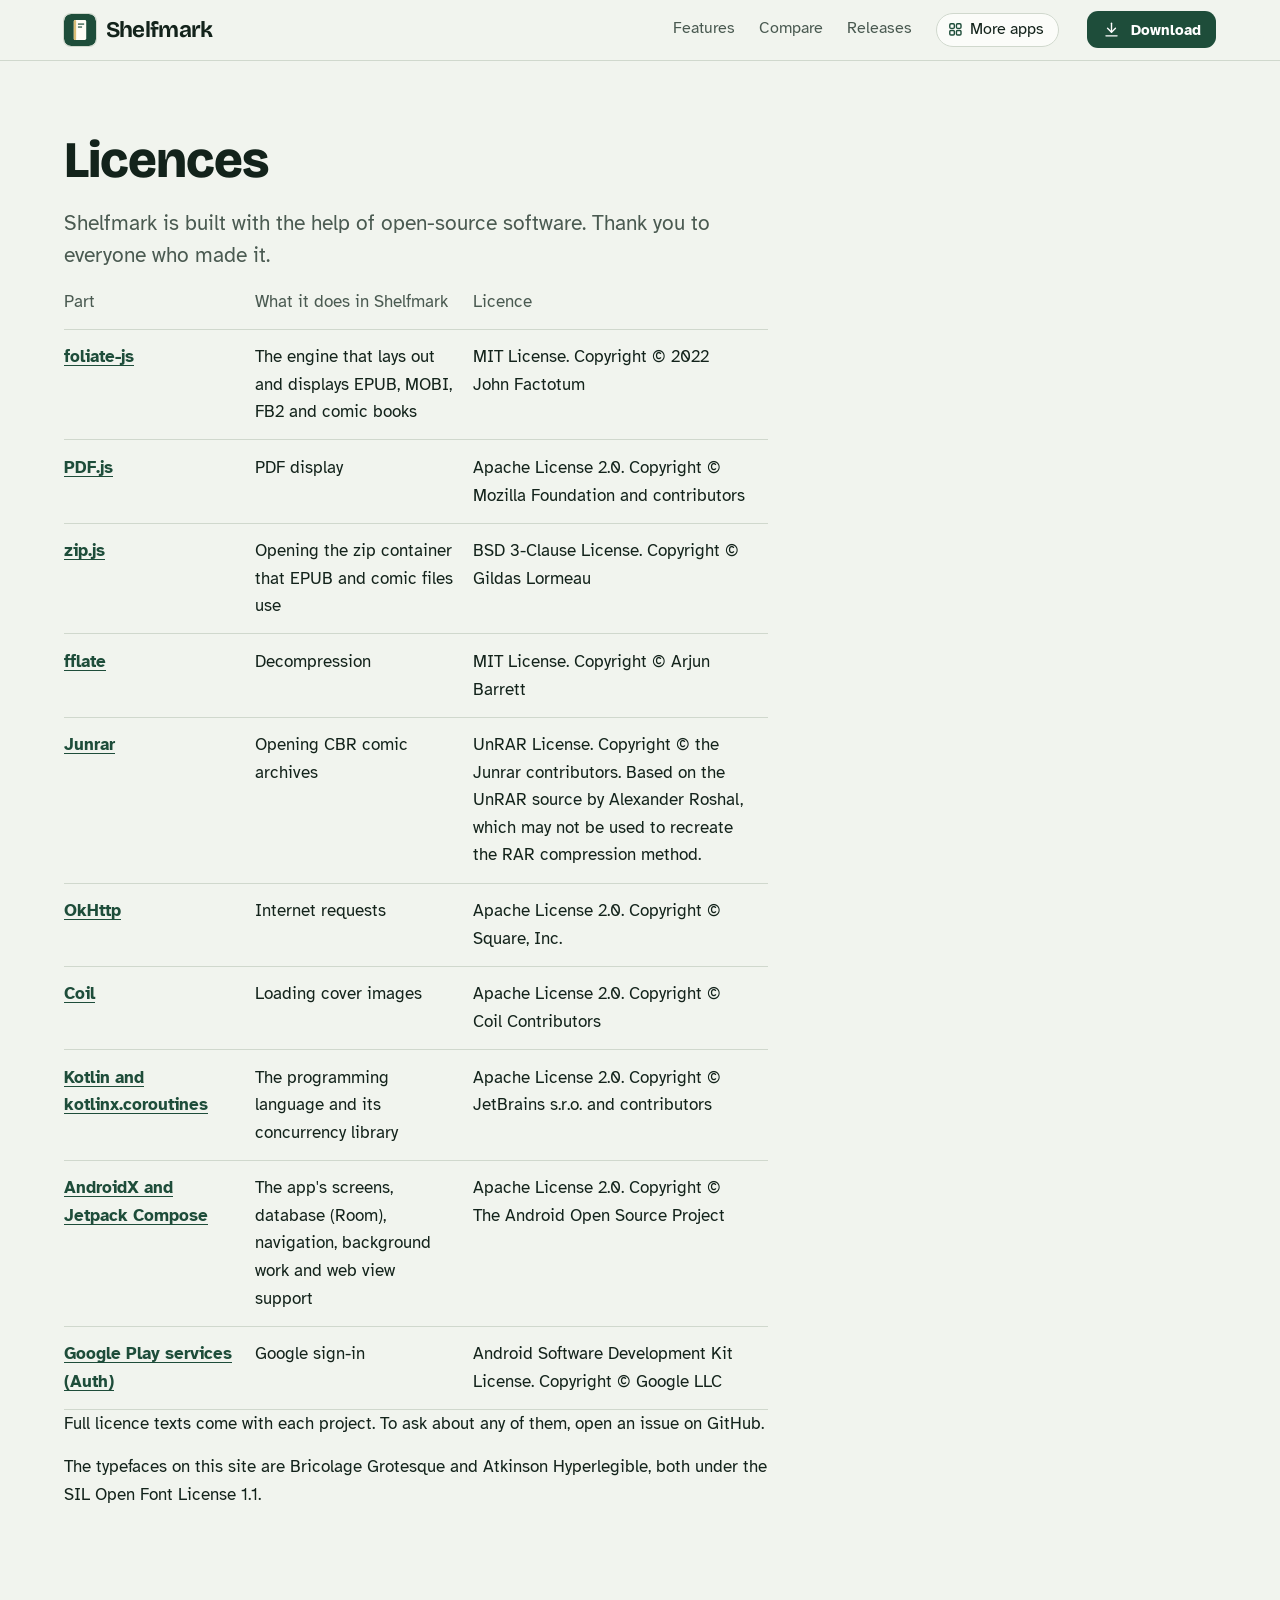
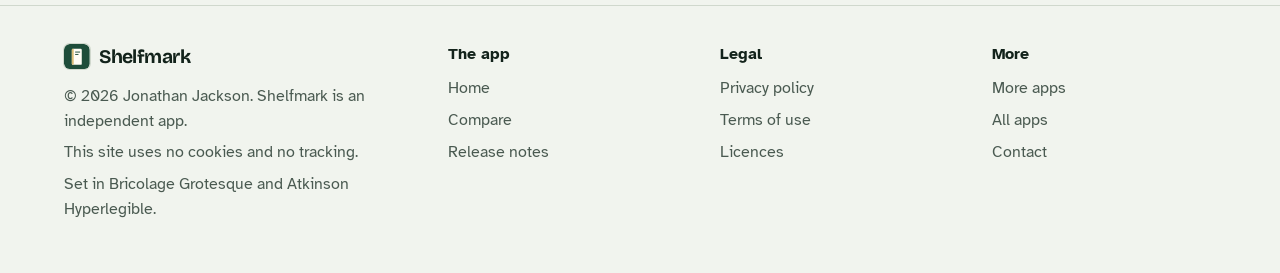
<file: licences.html>
<!DOCTYPE html>
<html lang="en-GB">
<head>
<meta charset="utf-8">
<meta name="viewport" content="width=device-width, initial-scale=1">
<title>Shelfmark licences</title>
<meta name="description" content="The open-source parts inside Shelfmark and their licences.">
<meta name="author" content="Jonathan Jackson">
<link rel="canonical" href="https://customgpter.github.io/shelfmark/licences.html">
<meta name="theme-color" content="#f1f4ee" media="(prefers-color-scheme: light)">
<meta name="theme-color" content="#0d1411" media="(prefers-color-scheme: dark)">
<meta property="og:type" content="website">
<meta property="og:site_name" content="Shelfmark">
<meta property="og:title" content="Shelfmark licences">
<meta property="og:description" content="The open-source parts inside Shelfmark and their licences.">
<meta property="og:url" content="https://customgpter.github.io/shelfmark/licences.html">
<meta property="og:image" content="https://customgpter.github.io/shelfmark/assets/og.png">
<meta property="og:image:width" content="1200">
<meta property="og:image:height" content="630">
<meta property="og:image:alt" content="Shelfmark&#x27;s library of book covers">
<meta property="og:locale" content="en_GB">
<meta name="twitter:card" content="summary_large_image">
<link rel="icon" href="./assets/favicon.svg" type="image/svg+xml">
<link rel="apple-touch-icon" href="./assets/apple-touch-icon.png">
<link rel="preload" href="./assets/fonts/bricolage-grotesque-latin.woff2" as="font" type="font/woff2" crossorigin>
<link rel="preload" href="./assets/fonts/atkinson-hyperlegible-latin-400-normal.woff2" as="font" type="font/woff2" crossorigin>
<link rel="stylesheet" href="./assets/site.css?v=1">
<link rel="stylesheet" href="./assets/house.css?v=1">
<link rel="stylesheet" href="./assets/apps-list.css?v=1">
<script src="./assets/apps-list.js?v=1" defer></script>
</head>
<body>
<a class="skip" href="#main">Skip to content</a>
<header class="masthead">
<div class="wrap">
<a class="brand" href="./" aria-label="Shelfmark home"><svg viewBox="0 0 108 108" aria-hidden="true"><rect width="108" height="108" rx="24" fill="#1e4d3a"/><rect x="33" y="20" width="42" height="68" rx="5" fill="#fffdf5"/><rect x="33" y="20" width="8" height="68" rx="4" fill="#d9bd76"/><rect x="47" y="32" width="21" height="4" fill="#1e4d3a"/><rect x="47" y="42" width="14" height="4" fill="#1e4d3a"/></svg><span>Shelfmark</span></a>
<nav aria-label="Main"><ul><li><a href="./#features">Features</a></li><li><a href="./compare.html">Compare</a></li><li><a href="./releases.html">Releases</a></li><li><a class="more-apps" href="./more-apps.html"><svg class="ico" viewBox="0 0 24 24" aria-hidden="true"><rect x="4" y="4" width="6.5" height="6.5" rx="1.6"/><rect x="13.5" y="4" width="6.5" height="6.5" rx="1.6"/><rect x="4" y="13.5" width="6.5" height="6.5" rx="1.6"/><rect x="13.5" y="13.5" width="6.5" height="6.5" rx="1.6"/></svg>More apps</a></li></ul></nav>
<a class="button small" href="https://github.com/CustomGPTer/shelfmark/releases/latest/download/Shelfmark.apk"><svg class="ico" viewBox="0 0 24 24" aria-hidden="true"><path d="M12 4v11"/><path d="M7 10.5l5 5 5-5"/><path d="M5 20h14"/></svg>Download</a>
</div>
</header>
<main id="main" class="doc">
<div class="wrap">
<div class="measure">
<h1>Licences</h1>
<p class="lede">Shelfmark is built with the help of open-source software. Thank you to everyone who made it.</p>
<div class="scroll"><table><thead><tr><th scope="col">Part</th><th scope="col">What it does in Shelfmark</th><th scope="col">Licence</th></tr></thead><tbody><tr><th scope="row"><a href="https://github.com/johnfactotum/foliate-js">foliate-js</a></th><td>The engine that lays out and displays EPUB, MOBI, FB2 and comic books</td><td>MIT License. Copyright &copy; 2022 John Factotum</td></tr><tr><th scope="row"><a href="https://github.com/mozilla/pdf.js">PDF.js</a></th><td>PDF display</td><td>Apache License 2.0. Copyright &copy; Mozilla Foundation and contributors</td></tr><tr><th scope="row"><a href="https://github.com/gildas-lormeau/zip.js">zip.js</a></th><td>Opening the zip container that EPUB and comic files use</td><td>BSD 3-Clause License. Copyright &copy; Gildas Lormeau</td></tr><tr><th scope="row"><a href="https://github.com/101arrowz/fflate">fflate</a></th><td>Decompression</td><td>MIT License. Copyright &copy; Arjun Barrett</td></tr><tr><th scope="row"><a href="https://github.com/junrar/junrar">Junrar</a></th><td>Opening CBR comic archives</td><td>UnRAR License. Copyright &copy; the Junrar contributors. Based on the UnRAR source by Alexander Roshal, which may not be used to recreate the RAR compression method.</td></tr><tr><th scope="row"><a href="https://github.com/square/okhttp">OkHttp</a></th><td>Internet requests</td><td>Apache License 2.0. Copyright &copy; Square, Inc.</td></tr><tr><th scope="row"><a href="https://github.com/coil-kt/coil">Coil</a></th><td>Loading cover images</td><td>Apache License 2.0. Copyright &copy; Coil Contributors</td></tr><tr><th scope="row"><a href="https://github.com/JetBrains/kotlin">Kotlin and kotlinx.coroutines</a></th><td>The programming language and its concurrency library</td><td>Apache License 2.0. Copyright &copy; JetBrains s.r.o. and contributors</td></tr><tr><th scope="row"><a href="https://developer.android.com/jetpack/androidx">AndroidX and Jetpack Compose</a></th><td>The app's screens, database (Room), navigation, background work and web view support</td><td>Apache License 2.0. Copyright &copy; The Android Open Source Project</td></tr><tr><th scope="row"><a href="https://developers.google.com/android/guides/overview">Google Play services (Auth)</a></th><td>Google sign-in</td><td>Android Software Development Kit License. Copyright &copy; Google LLC</td></tr></tbody></table></div>
<p>Full licence texts come with each project. To ask about any of them, open an issue on GitHub.</p>
<p>The typefaces on this site are Bricolage Grotesque and Atkinson Hyperlegible, both under the SIL Open Font License 1.1.</p>
</div>
</div>
</main>
<footer class="colophon">
<div class="wrap">
<div>
<a class="brand" href="./" aria-label="Shelfmark home"><svg viewBox="0 0 108 108" aria-hidden="true"><rect width="108" height="108" rx="24" fill="#1e4d3a"/><rect x="33" y="20" width="42" height="68" rx="5" fill="#fffdf5"/><rect x="33" y="20" width="8" height="68" rx="4" fill="#d9bd76"/><rect x="47" y="32" width="21" height="4" fill="#1e4d3a"/><rect x="47" y="42" width="14" height="4" fill="#1e4d3a"/></svg><span>Shelfmark</span></a>
<p>&copy; 2026 Jonathan Jackson. Shelfmark is an independent app.</p>
<p>This site uses no cookies and no tracking.</p>
<p>Set in Bricolage Grotesque and Atkinson Hyperlegible.</p>
</div>
<nav aria-label="The app"><h2>The app</h2><ul>
<li><a href="./">Home</a></li>
<li><a href="./compare.html">Compare</a></li>
<li><a href="./releases.html">Release notes</a></li>

</ul></nav>
<nav aria-label="Legal"><h2>Legal</h2><ul>
<li><a href="./privacy.html">Privacy policy</a></li>
<li><a href="./terms.html">Terms of use</a></li>
<li><a href="./licences.html">Licences</a></li>
</ul></nav>
<nav aria-label="More"><h2>More</h2><ul>
<li><a href="./more-apps.html">More apps</a></li>
<li><a href="https://customgpter.github.io/">All apps</a></li>
<li><a href="https://github.com/CustomGPTer/shelfmark/issues">Contact</a></li>
</ul></nav>
</div>
</footer>
</body>
</html>
</file>
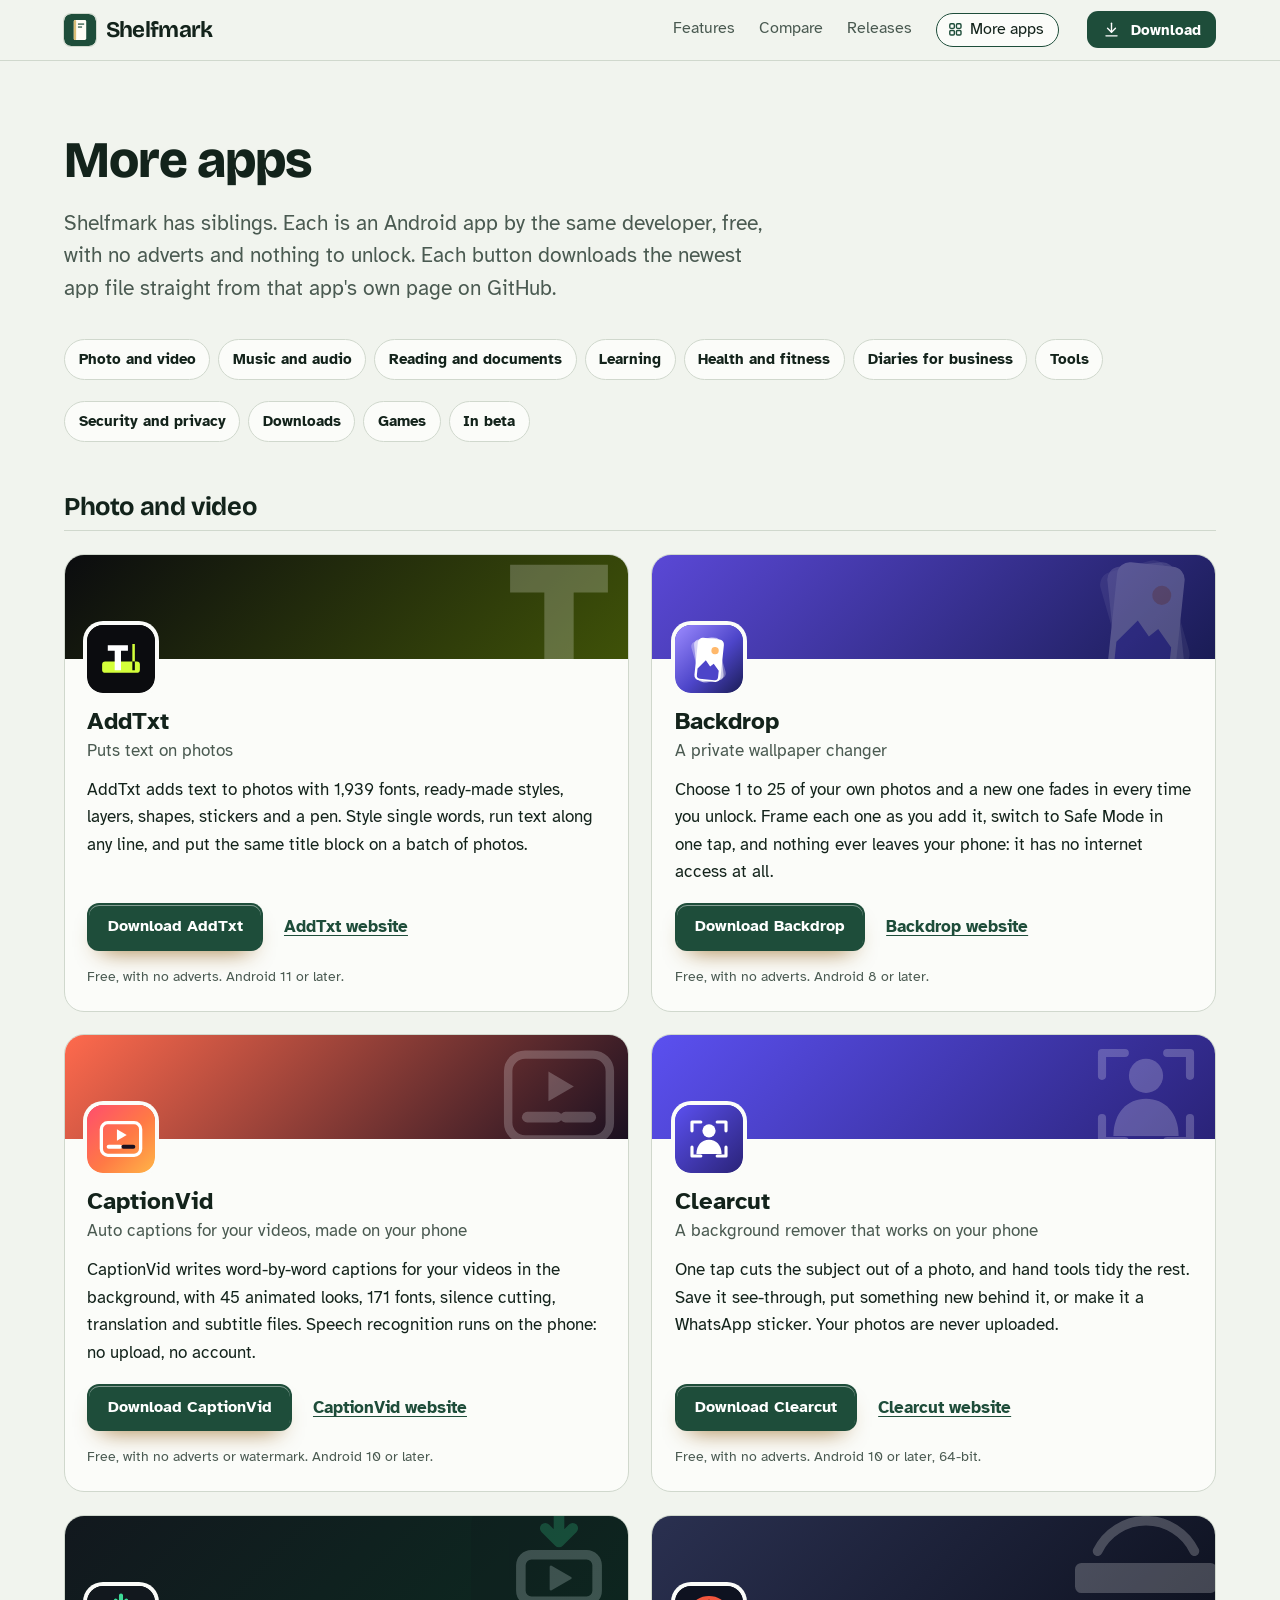
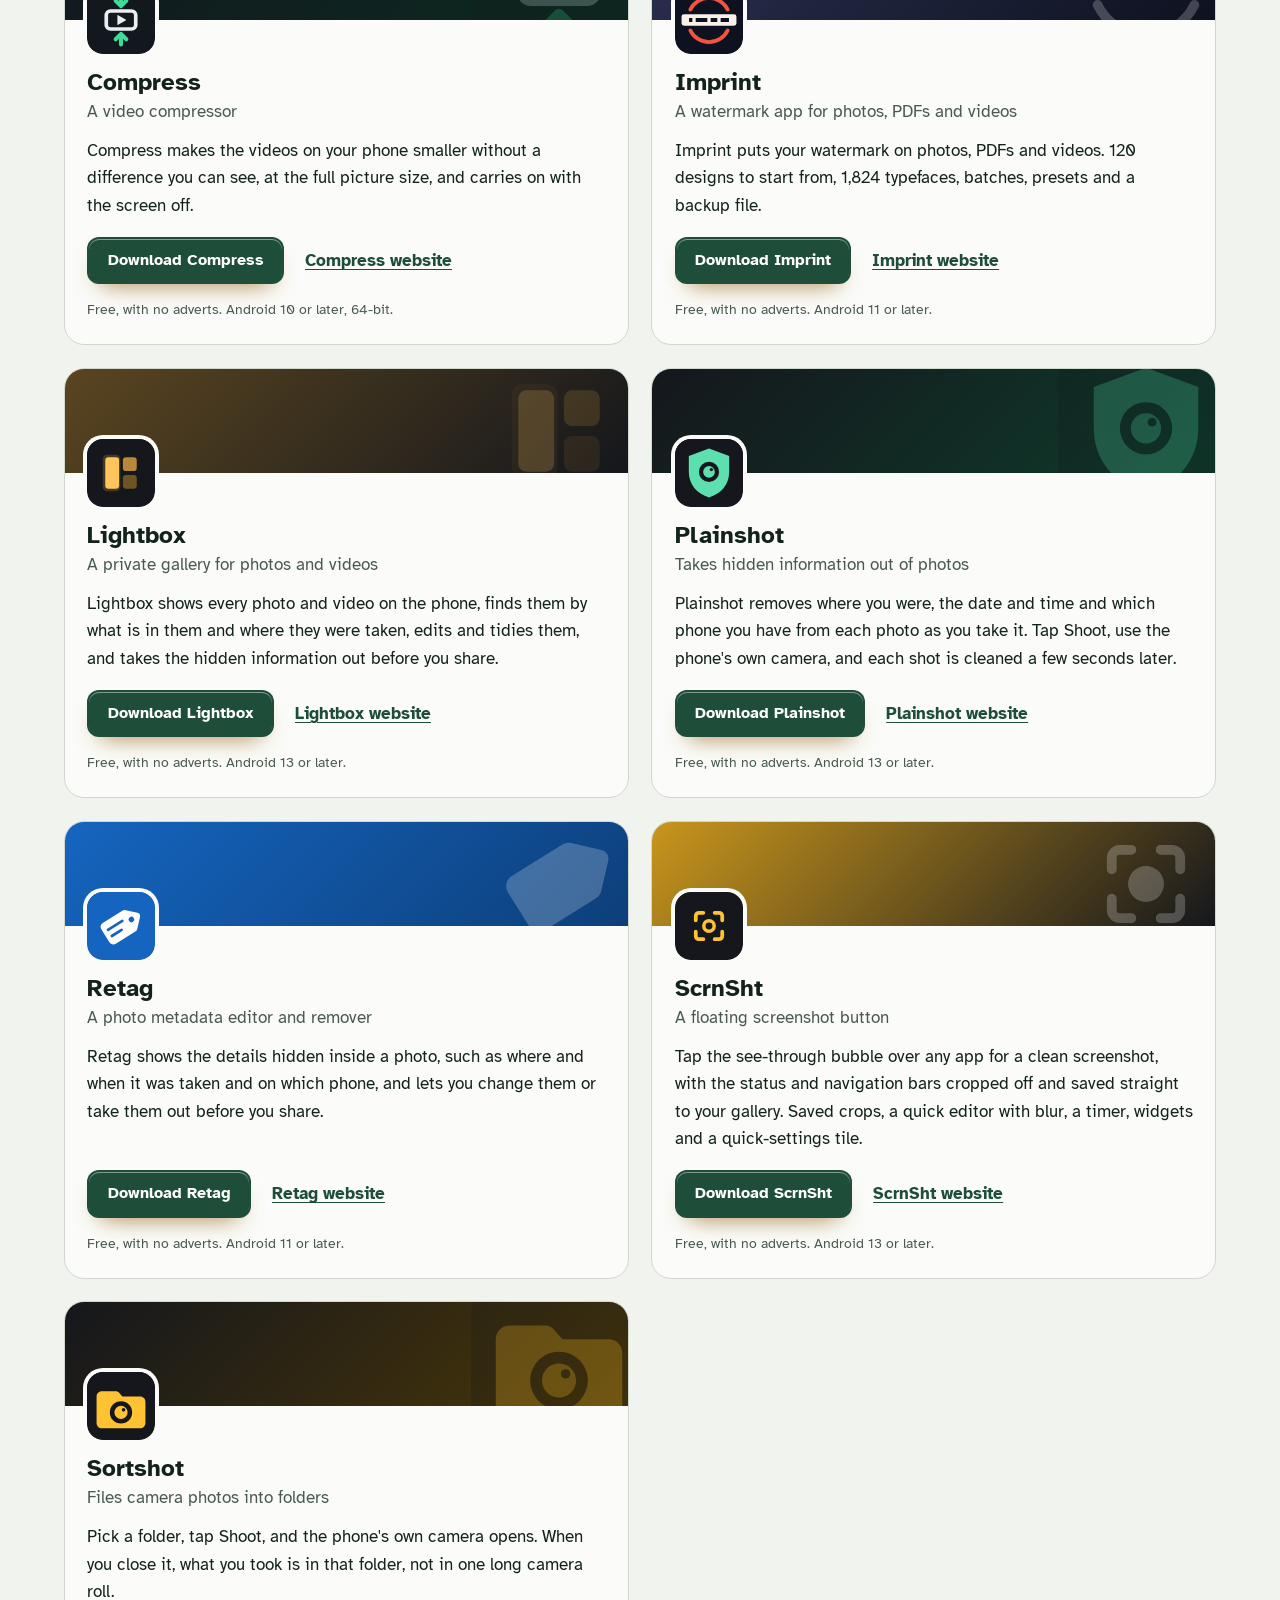
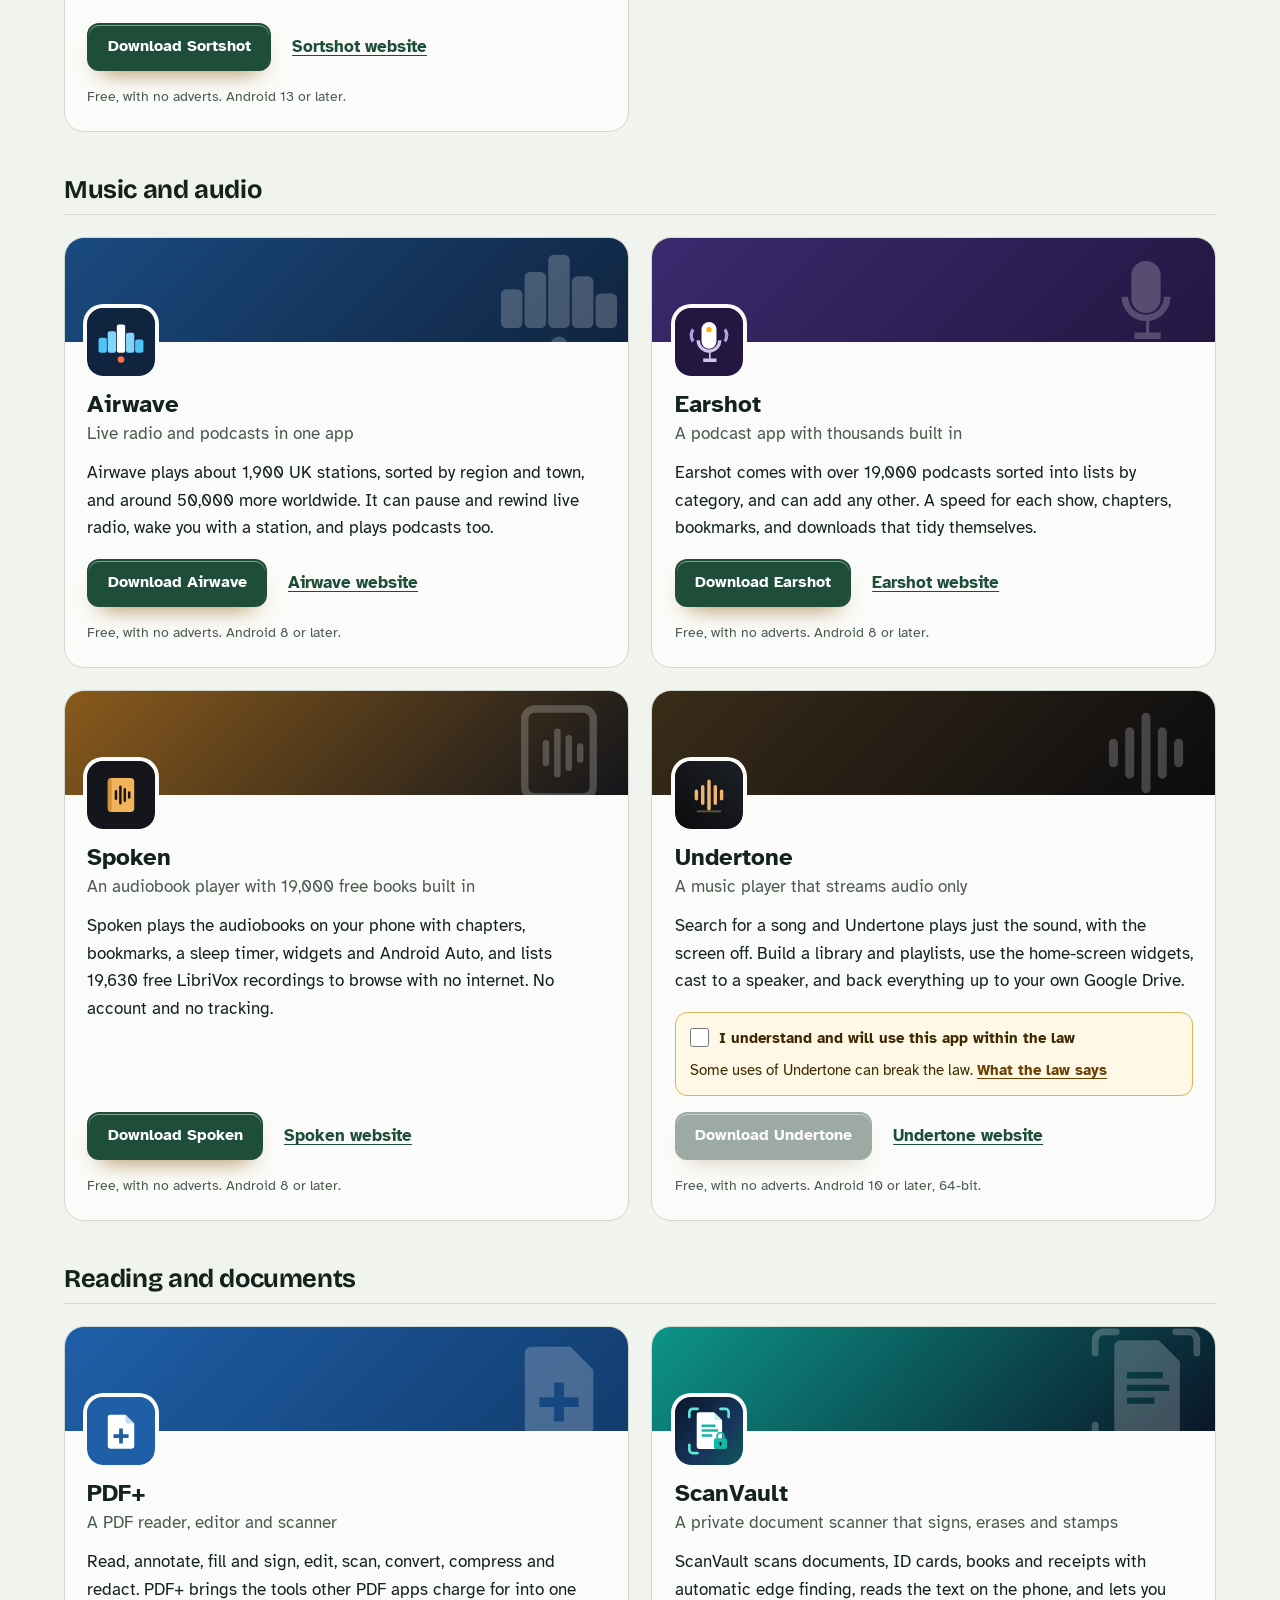
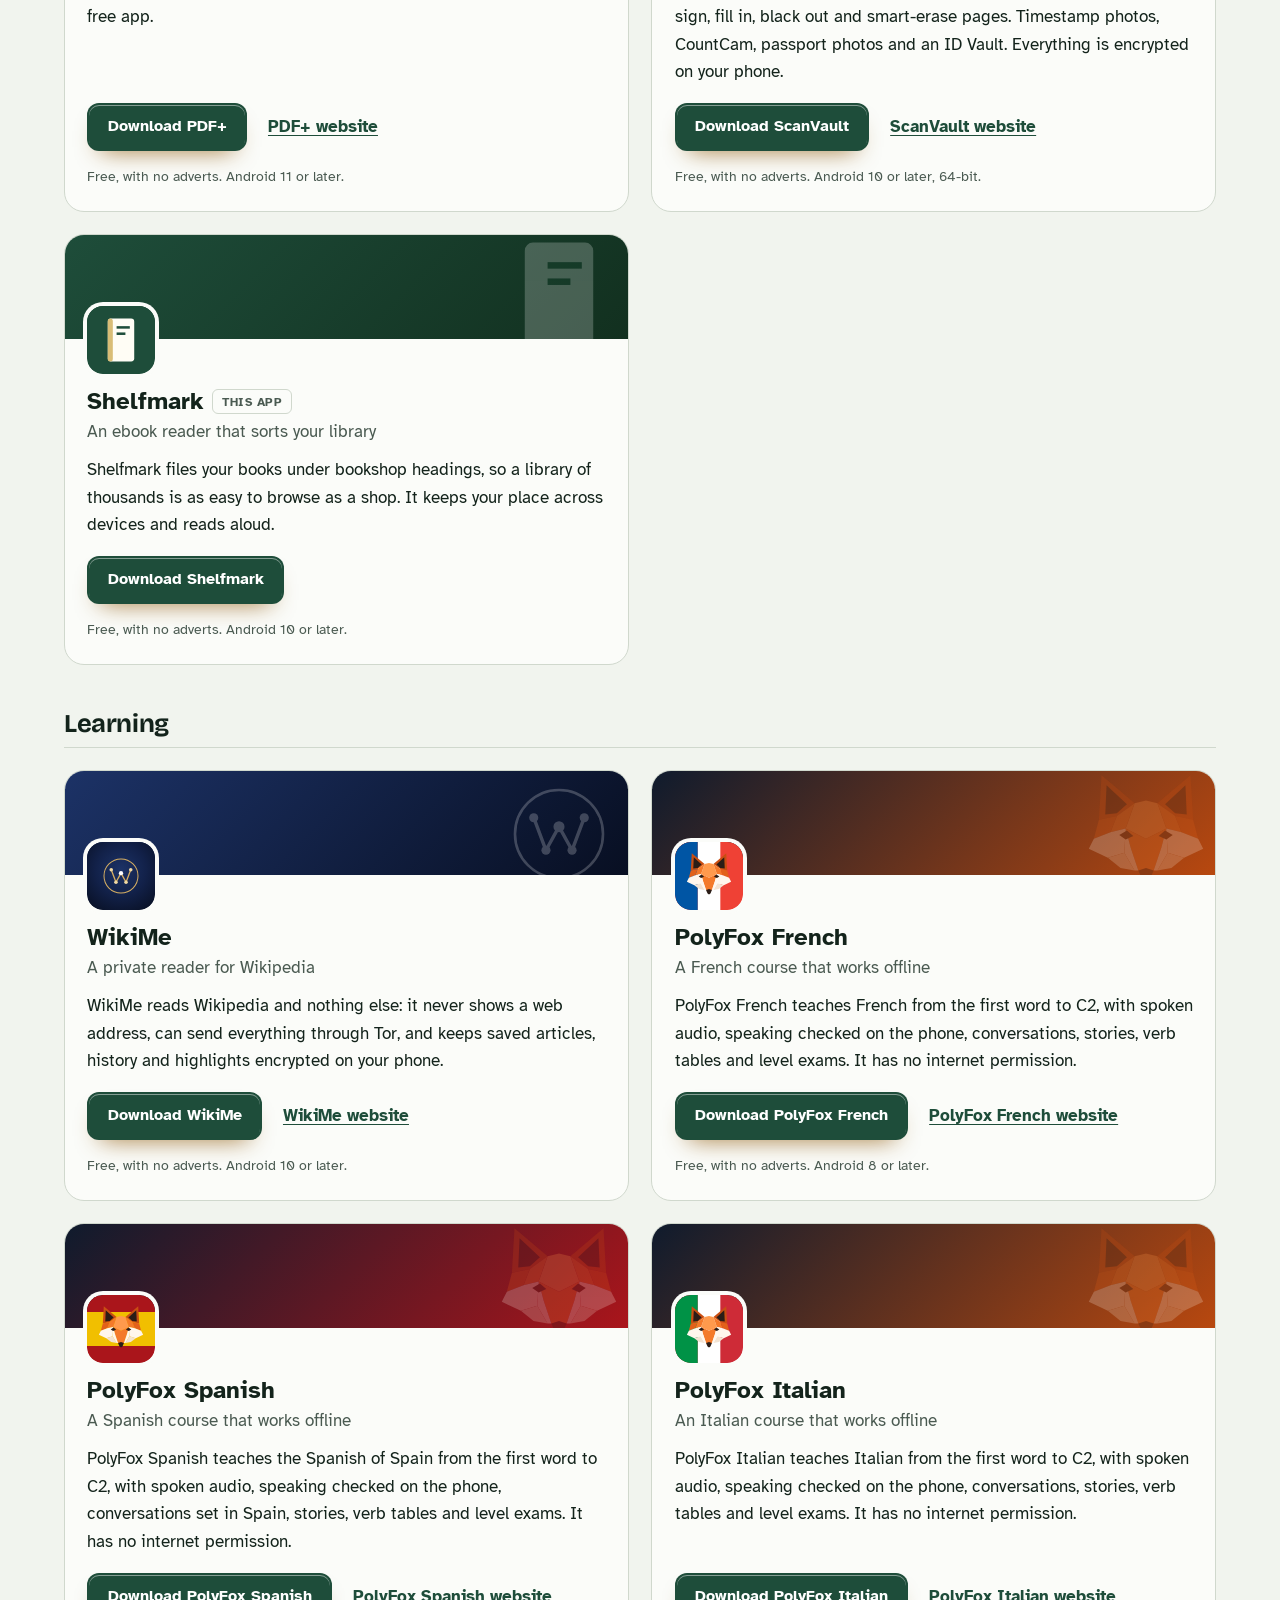
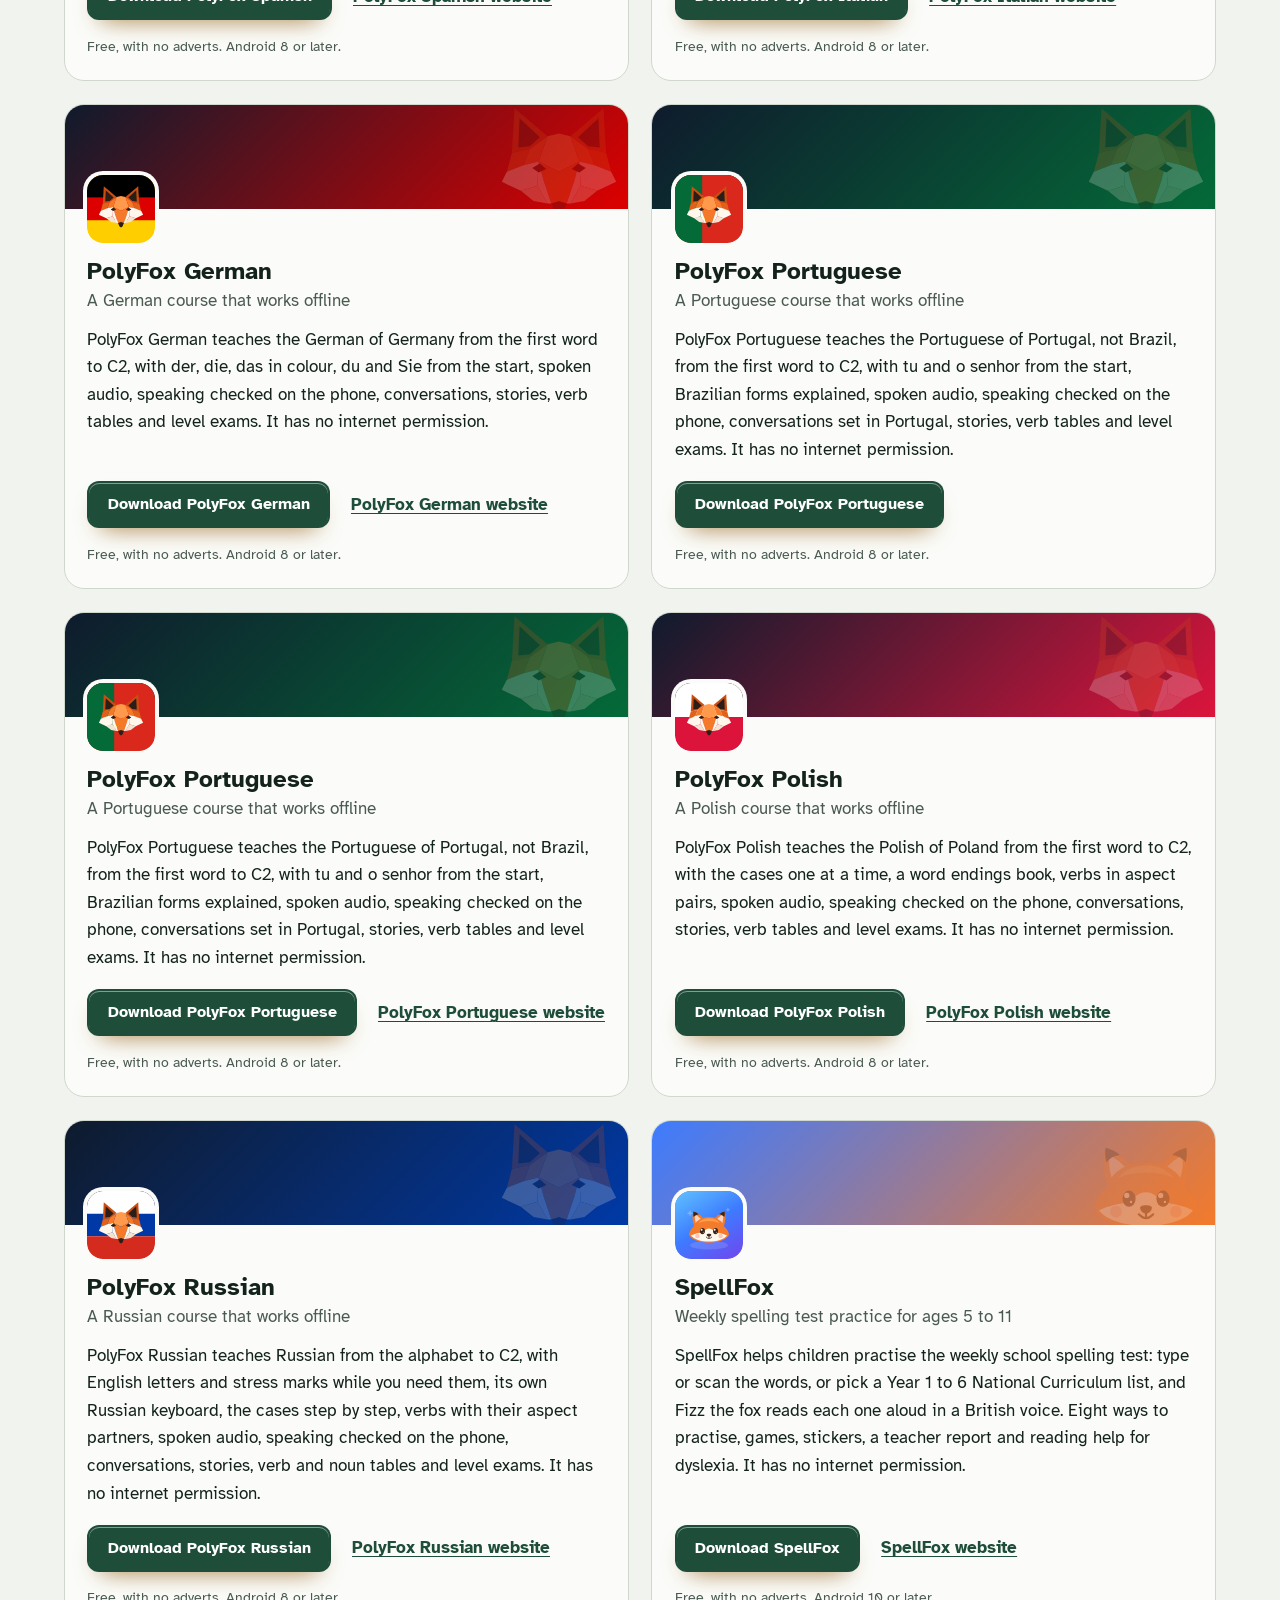
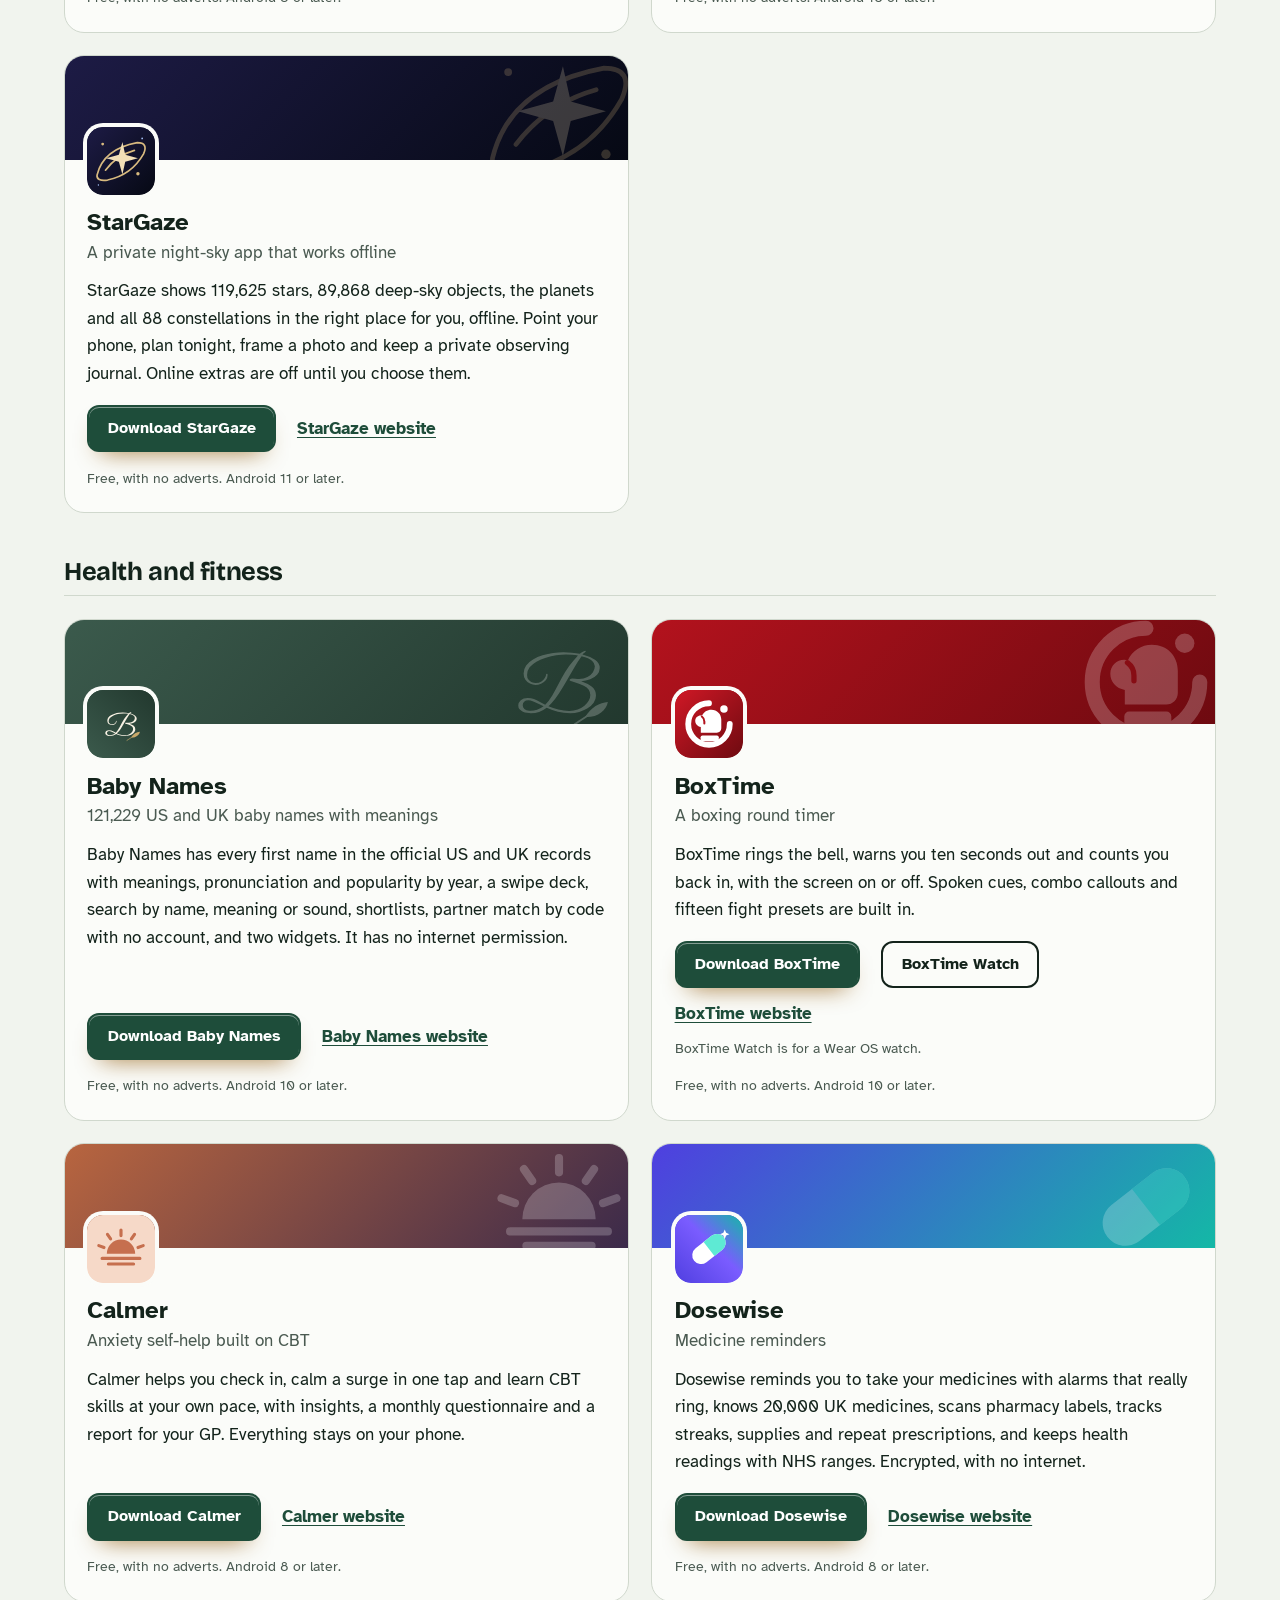
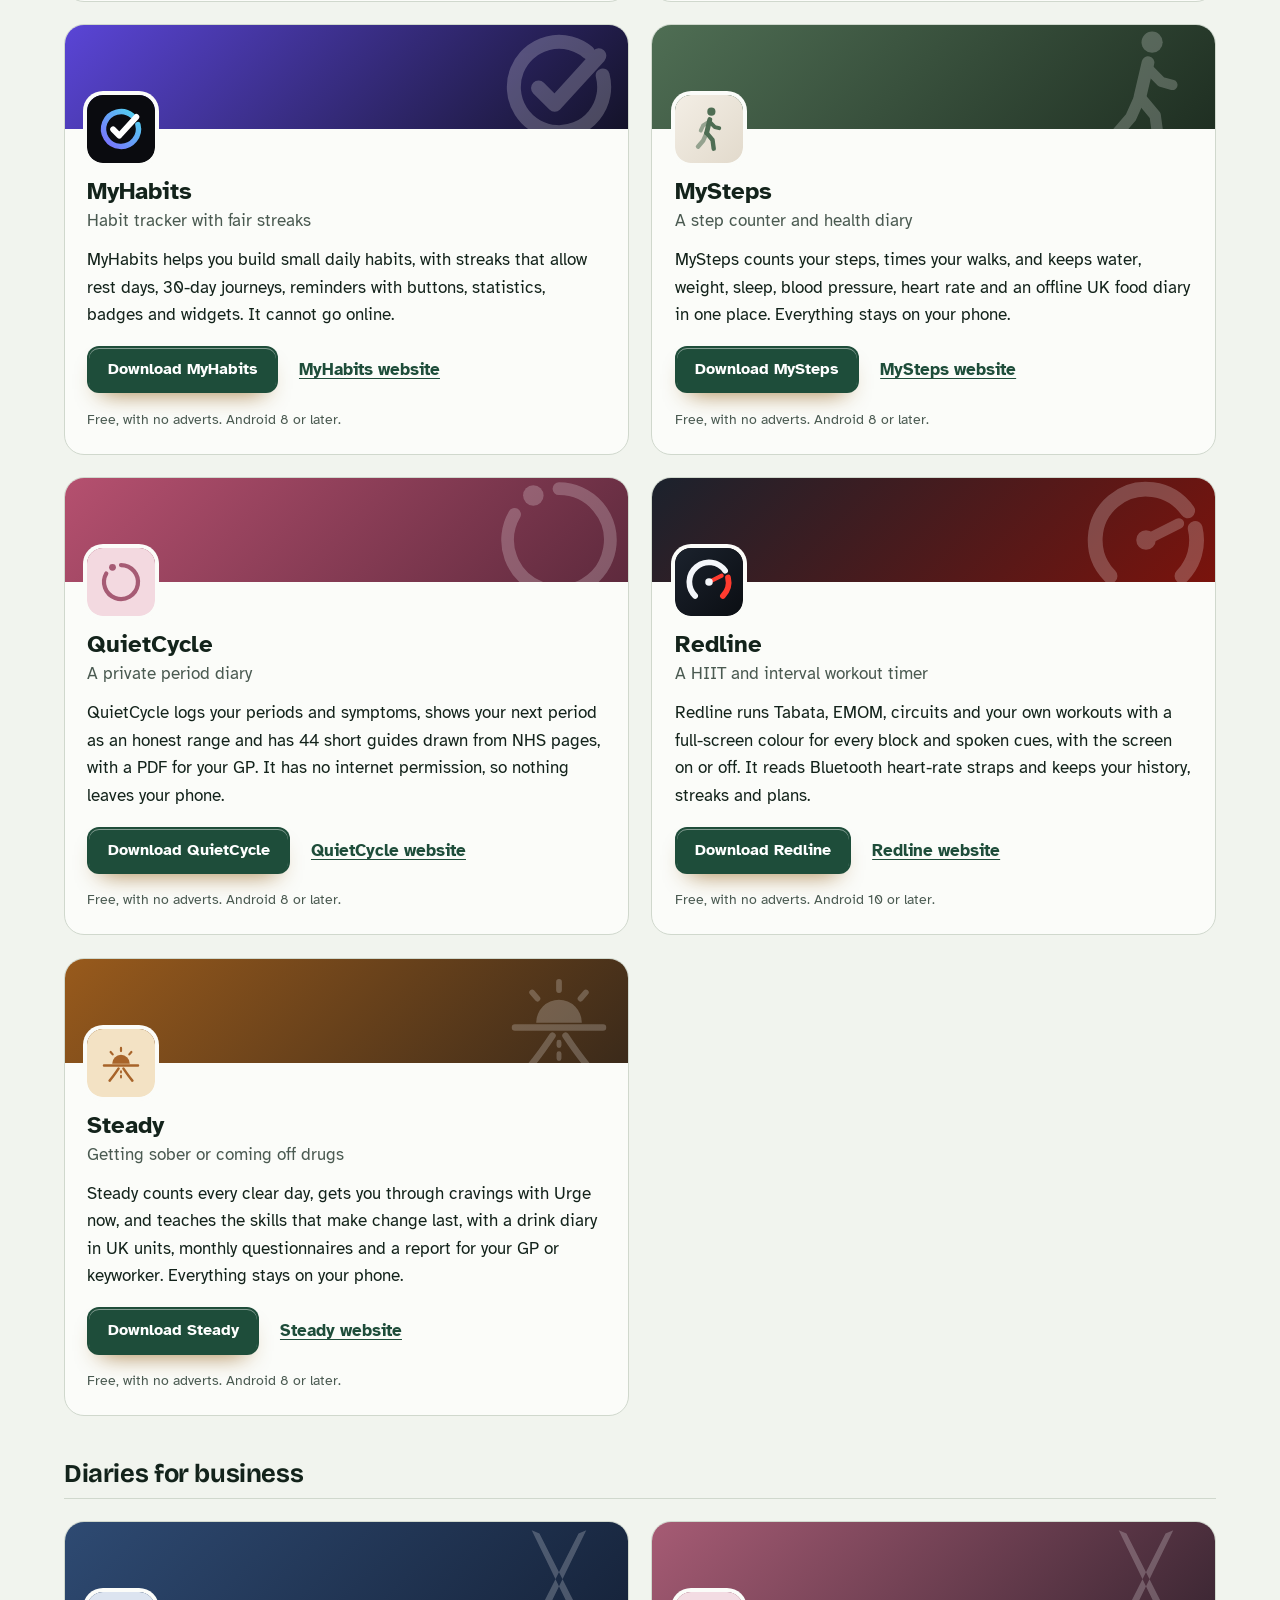
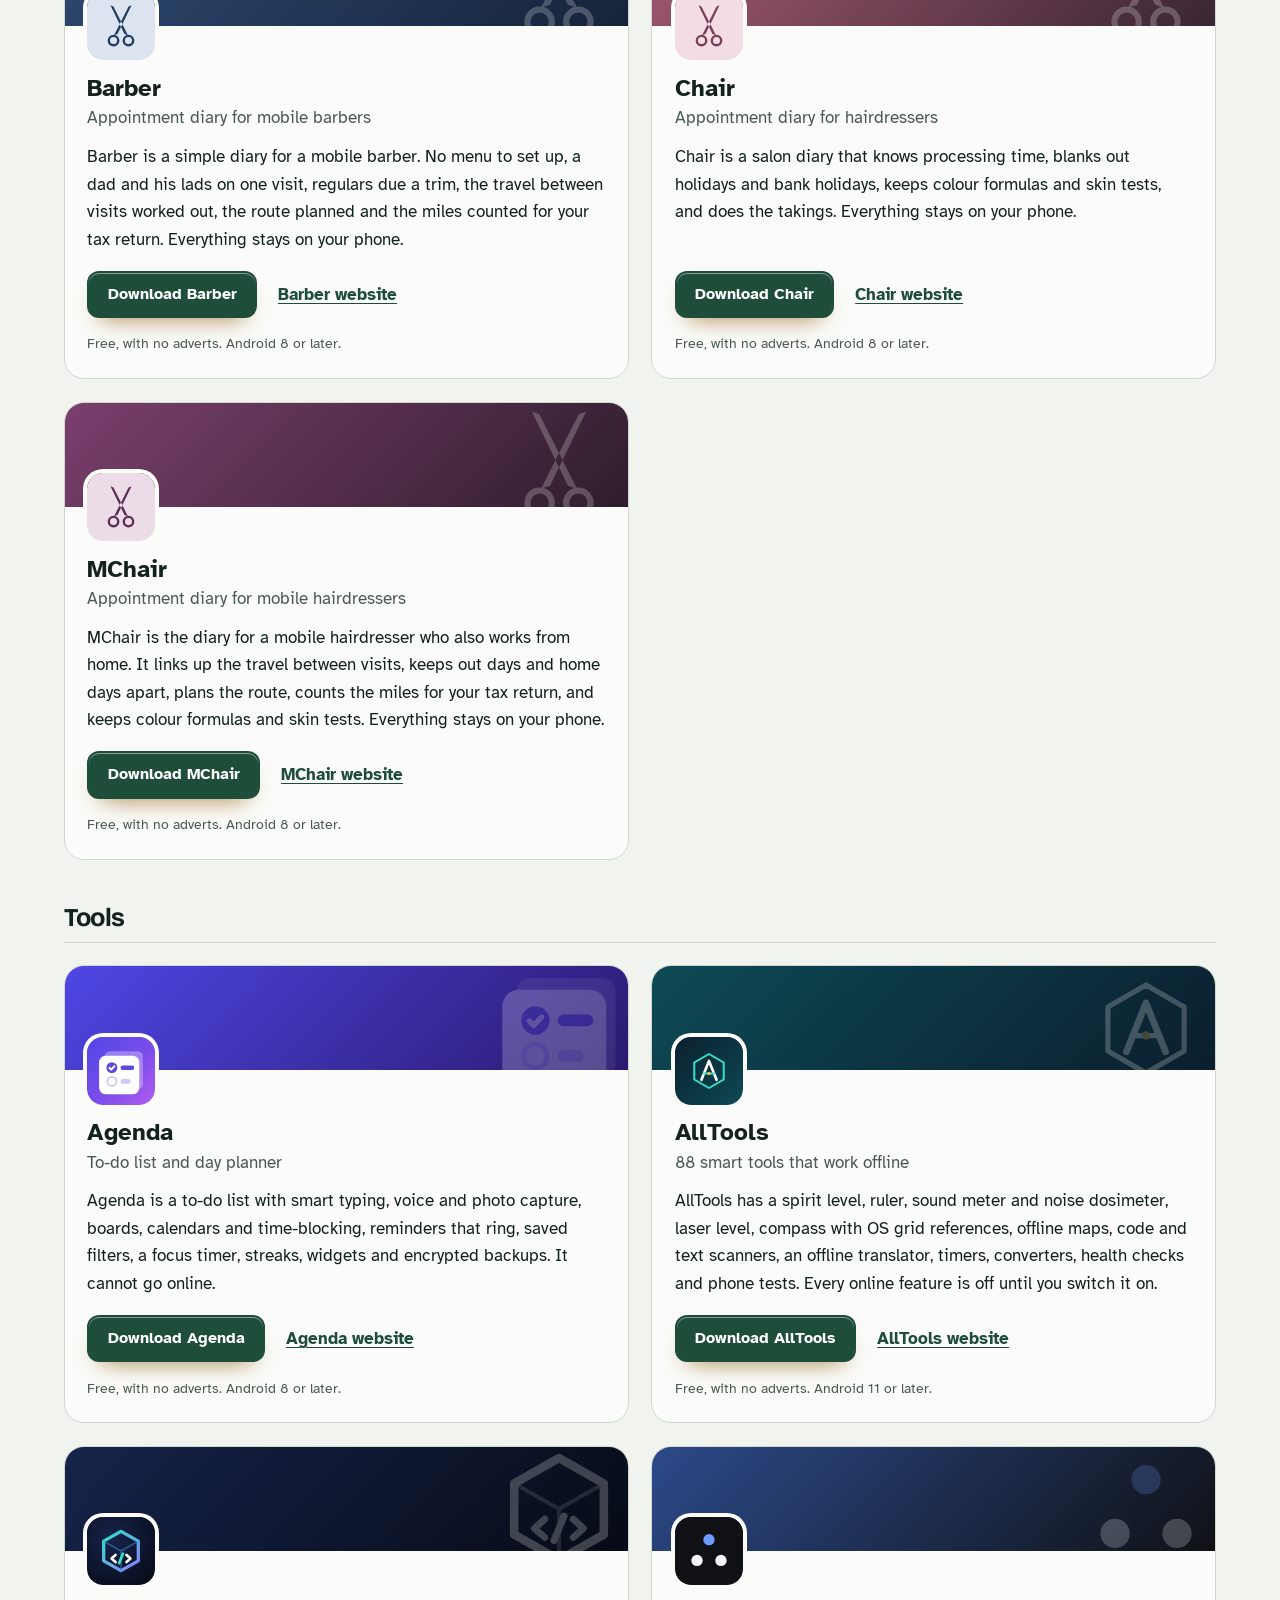
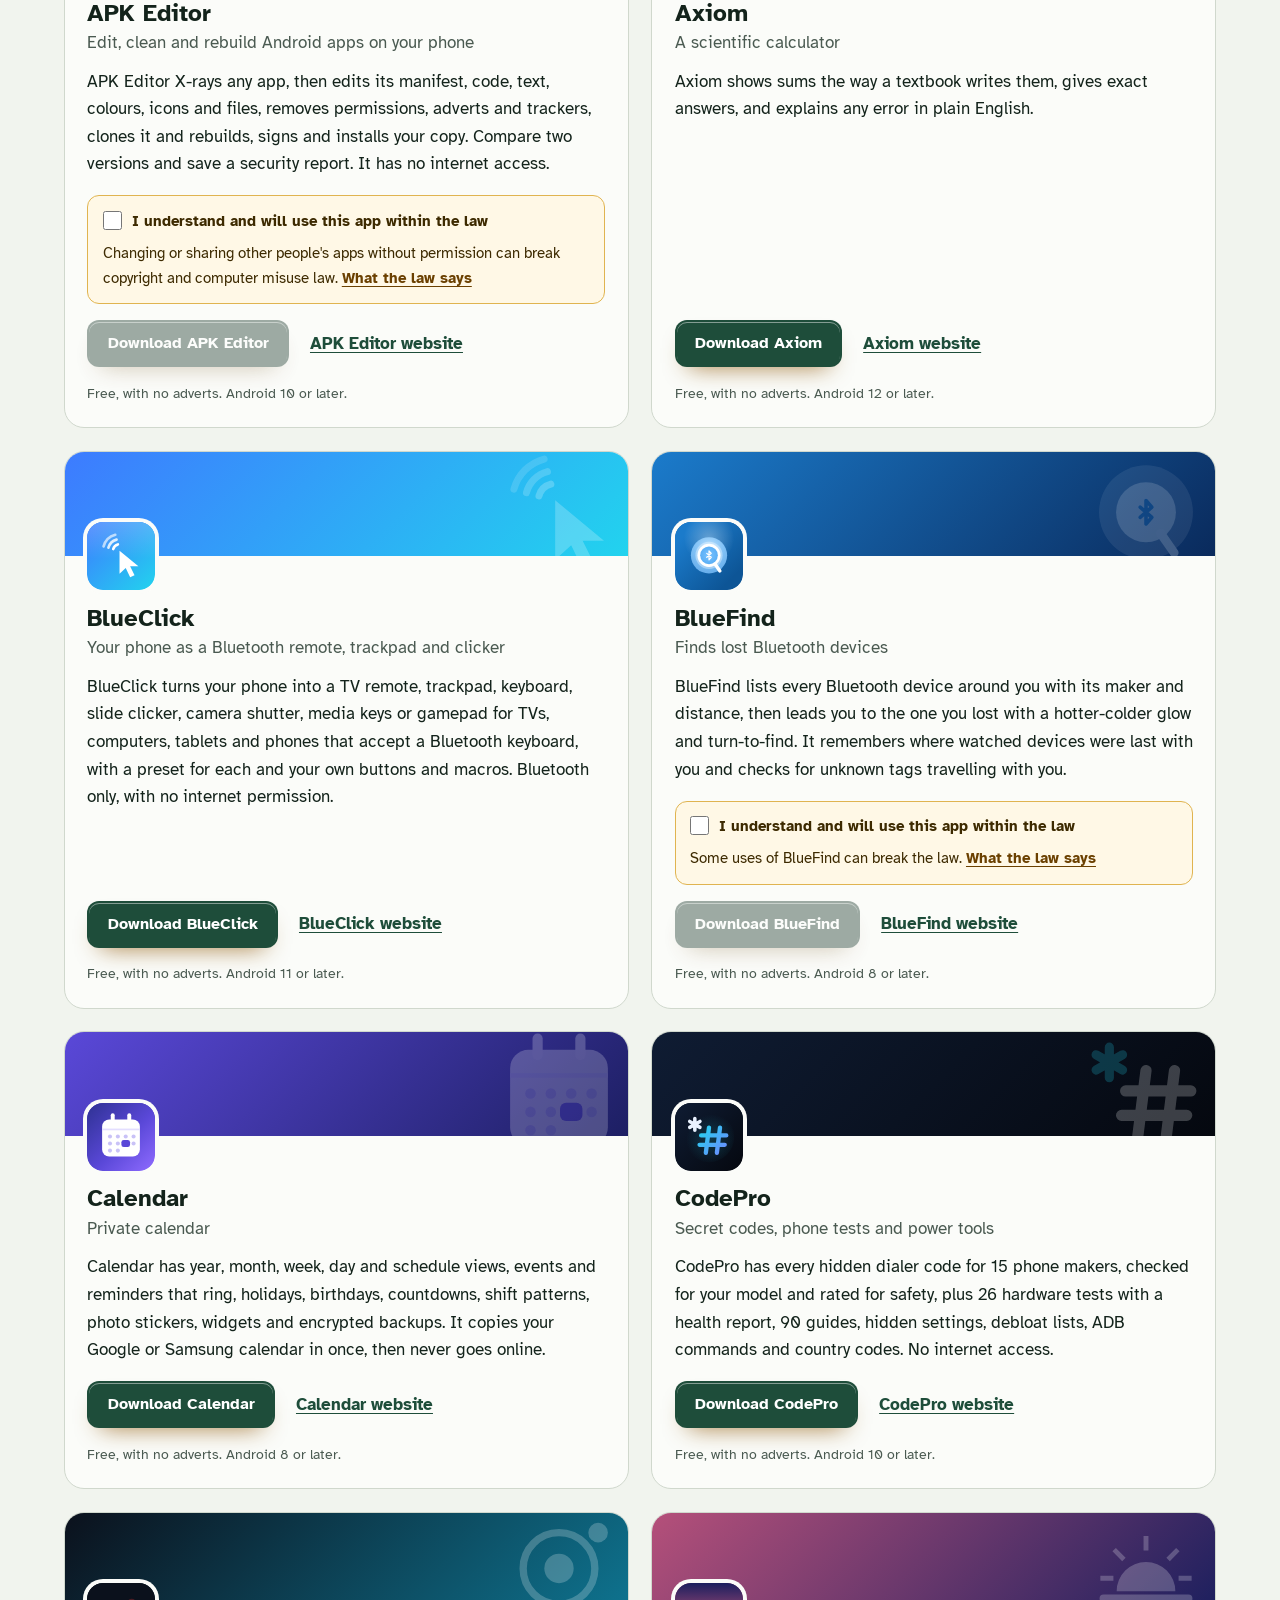
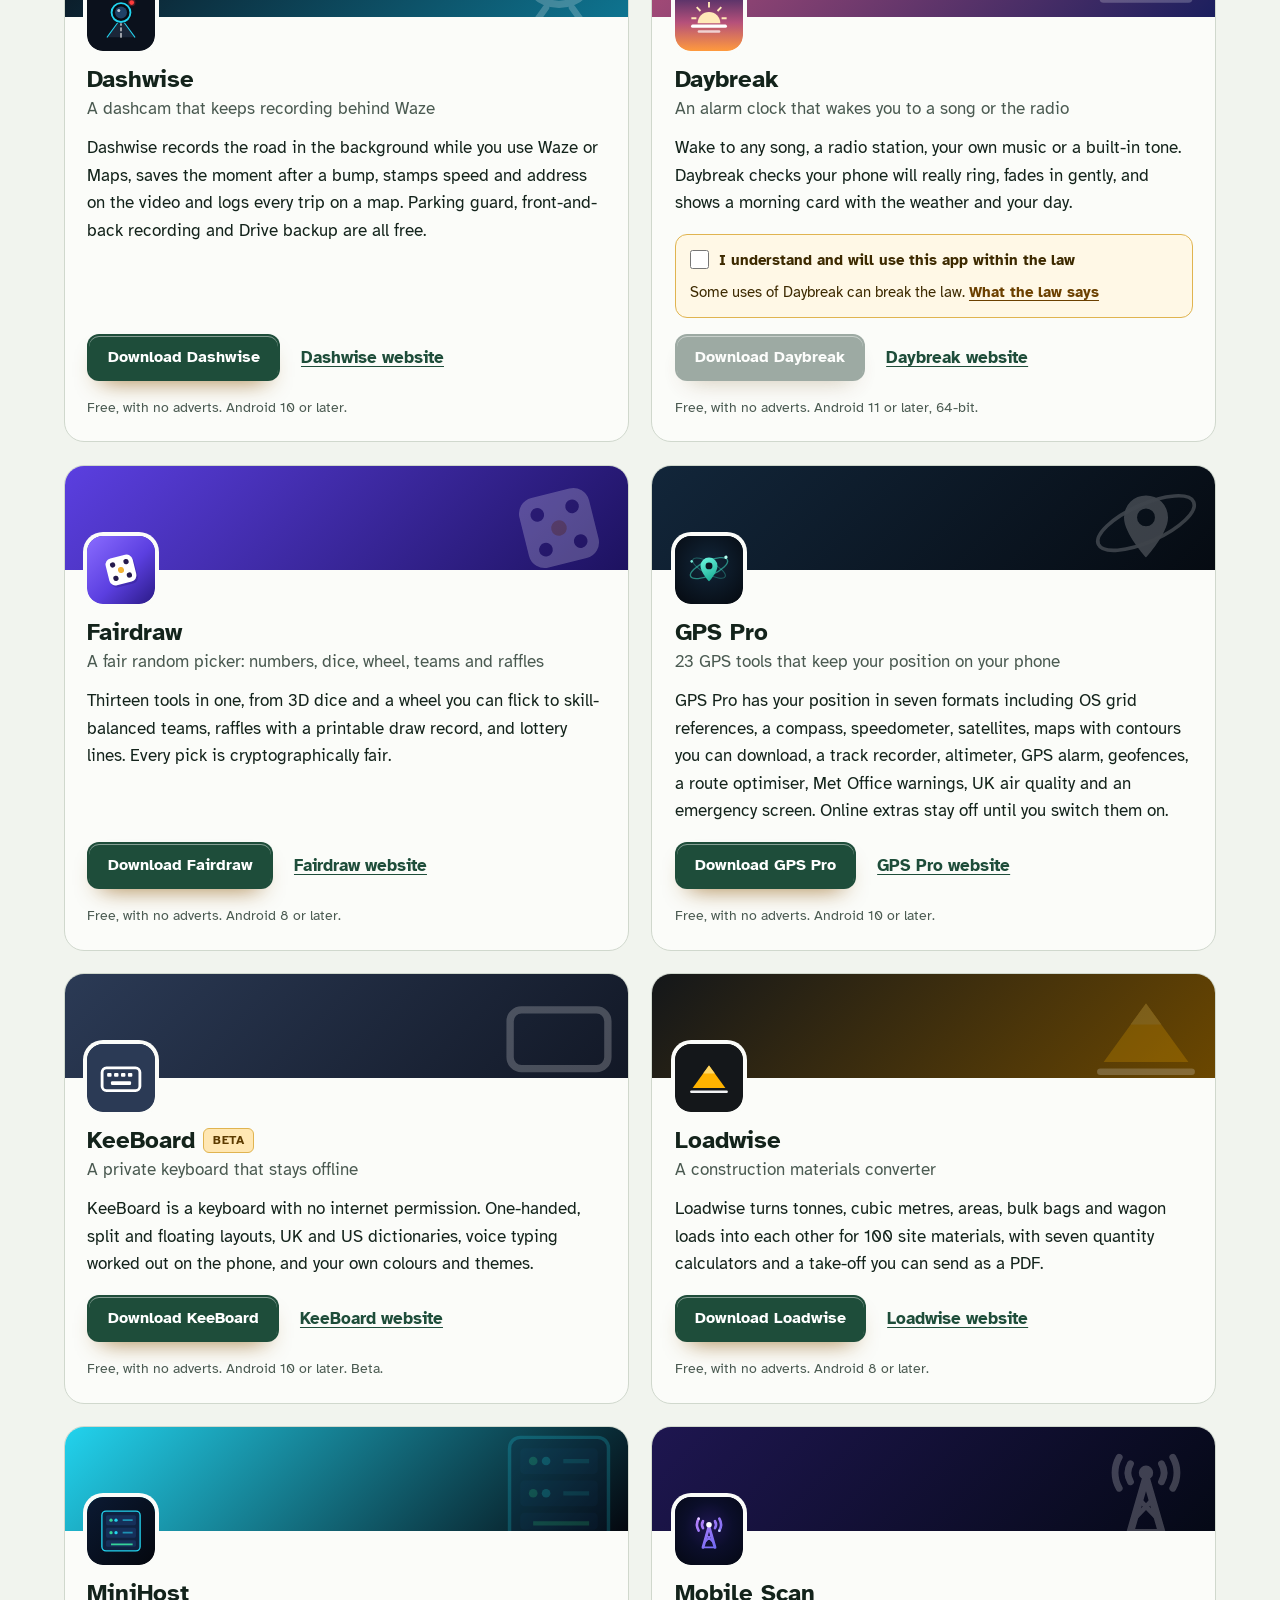
<file: more-apps.html>
<!DOCTYPE html>
<html lang="en-GB">
<head>
<meta charset="utf-8">
<meta name="viewport" content="width=device-width, initial-scale=1">
<title>More free Android apps from the maker of Shelfmark</title>
<meta name="description" content="All 99 free Android apps from the maker of Shelfmark, in one list by category, each with its download and a link to its website.">
<meta name="author" content="Jonathan Jackson">
<link rel="canonical" href="https://customgpter.github.io/shelfmark/more-apps.html">
<meta name="theme-color" content="#f1f4ee" media="(prefers-color-scheme: light)">
<meta name="theme-color" content="#0d1411" media="(prefers-color-scheme: dark)">
<meta property="og:type" content="website">
<meta property="og:site_name" content="Shelfmark">
<meta property="og:title" content="More free Android apps from the maker of Shelfmark">
<meta property="og:description" content="All 99 free Android apps from the maker of Shelfmark, in one list by category, each with its download and a link to its website.">
<meta property="og:url" content="https://customgpter.github.io/shelfmark/more-apps.html">
<meta property="og:image" content="https://customgpter.github.io/shelfmark/assets/og.png">
<meta property="og:image:width" content="1200">
<meta property="og:image:height" content="630">
<meta property="og:image:alt" content="Shelfmark&#x27;s library of book covers">
<meta property="og:locale" content="en_GB">
<meta name="twitter:card" content="summary_large_image">
<link rel="icon" href="./assets/favicon.svg" type="image/svg+xml">
<link rel="apple-touch-icon" href="./assets/apple-touch-icon.png">
<link rel="preload" href="./assets/fonts/bricolage-grotesque-latin.woff2" as="font" type="font/woff2" crossorigin>
<link rel="preload" href="./assets/fonts/atkinson-hyperlegible-latin-400-normal.woff2" as="font" type="font/woff2" crossorigin>
<link rel="stylesheet" href="./assets/site.css?v=1">
<link rel="stylesheet" href="./assets/house.css?v=1">
<script type="application/ld+json">{"@context":"https://schema.org","@type":"ItemList","name":"Apps from the maker of Shelfmark","url":"https://customgpter.github.io/shelfmark/more-apps.html","itemListElement":[{"@type":"ListItem","position":1,"name":"AddTxt","url":"https://customgpter.github.io/addtxt/"},{"@type":"ListItem","position":2,"name":"Backdrop","url":"https://customgpter.github.io/backdrop/"},{"@type":"ListItem","position":3,"name":"CaptionVid","url":"https://customgpter.github.io/captionvid/"},{"@type":"ListItem","position":4,"name":"Clearcut","url":"https://customgpter.github.io/clearcut/"},{"@type":"ListItem","position":5,"name":"Compress","url":"https://customgpter.github.io/compress/"},{"@type":"ListItem","position":6,"name":"Imprint","url":"https://customgpter.github.io/imprint/"},{"@type":"ListItem","position":7,"name":"Lightbox","url":"https://customgpter.github.io/lightbox/"},{"@type":"ListItem","position":8,"name":"Plainshot","url":"https://customgpter.github.io/plainshot/"},{"@type":"ListItem","position":9,"name":"Retag","url":"https://customgpter.github.io/retag/"},{"@type":"ListItem","position":10,"name":"ScrnSht","url":"https://customgpter.github.io/scrnsht/"},{"@type":"ListItem","position":11,"name":"Sortshot","url":"https://customgpter.github.io/sortshot/"},{"@type":"ListItem","position":12,"name":"Airwave","url":"https://customgpter.github.io/airwave/"},{"@type":"ListItem","position":13,"name":"Earshot","url":"https://customgpter.github.io/earshot/"},{"@type":"ListItem","position":14,"name":"Spoken","url":"https://customgpter.github.io/spoken/"},{"@type":"ListItem","position":15,"name":"Undertone","url":"https://customgpter.github.io/undertone/"},{"@type":"ListItem","position":16,"name":"PDF+","url":"https://customgpter.github.io/pdfplus/"},{"@type":"ListItem","position":17,"name":"ScanVault","url":"https://customgpter.github.io/scanvault/"},{"@type":"ListItem","position":18,"name":"Shelfmark","url":"https://customgpter.github.io/shelfmark/"},{"@type":"ListItem","position":19,"name":"WikiMe","url":"https://customgpter.github.io/wikime/"},{"@type":"ListItem","position":20,"name":"PolyFox French","url":"https://customgpter.github.io/polyfox/"},{"@type":"ListItem","position":21,"name":"PolyFox German","url":"https://customgpter.github.io/polyfox-german/"},{"@type":"ListItem","position":22,"name":"PolyFox Portuguese","url":"https://customgpter.github.io/polyfox-portuguese/"},{"@type":"ListItem","position":23,"name":"PolyFox Polish","url":"https://customgpter.github.io/polyfox-polish/"},{"@type":"ListItem","position":24,"name":"PolyFox Russian","url":"https://customgpter.github.io/polyfox-russian/"},{"@type":"ListItem","position":25,"name":"SpellFox","url":"https://customgpter.github.io/spellfox/"},{"@type":"ListItem","position":26,"name":"StarGaze","url":"https://customgpter.github.io/stargaze/"},{"@type":"ListItem","position":27,"name":"Baby Names","url":"https://customgpter.github.io/babynames/"},{"@type":"ListItem","position":28,"name":"BoxTime","url":"https://customgpter.github.io/boxtime/"},{"@type":"ListItem","position":29,"name":"Calmer","url":"https://customgpter.github.io/calmer/"},{"@type":"ListItem","position":30,"name":"Dosewise","url":"https://customgpter.github.io/dosewise/"},{"@type":"ListItem","position":31,"name":"MyHabits","url":"https://customgpter.github.io/myhabits/"},{"@type":"ListItem","position":32,"name":"MySteps","url":"https://customgpter.github.io/mysteps/"},{"@type":"ListItem","position":33,"name":"QuietCycle","url":"https://customgpter.github.io/quietcycle/"},{"@type":"ListItem","position":34,"name":"Redline","url":"https://customgpter.github.io/redline/"},{"@type":"ListItem","position":35,"name":"Steady","url":"https://customgpter.github.io/steady/"},{"@type":"ListItem","position":36,"name":"Barber","url":"https://customgpter.github.io/barber/"},{"@type":"ListItem","position":37,"name":"Chair","url":"https://customgpter.github.io/chair/"},{"@type":"ListItem","position":38,"name":"MChair","url":"https://customgpter.github.io/mchair/"},{"@type":"ListItem","position":39,"name":"Agenda","url":"https://customgpter.github.io/agenda/"},{"@type":"ListItem","position":40,"name":"AllTools","url":"https://customgpter.github.io/alltools/"},{"@type":"ListItem","position":41,"name":"APK Editor","url":"https://customgpter.github.io/apkeditor/"},{"@type":"ListItem","position":42,"name":"Axiom","url":"https://customgpter.github.io/axiom/"},{"@type":"ListItem","position":43,"name":"BlueClick","url":"https://customgpter.github.io/blueclick/"},{"@type":"ListItem","position":44,"name":"BlueFind","url":"https://customgpter.github.io/bluefind/"},{"@type":"ListItem","position":45,"name":"Calendar","url":"https://customgpter.github.io/calendar/"},{"@type":"ListItem","position":46,"name":"CodePro","url":"https://customgpter.github.io/codepro/"},{"@type":"ListItem","position":47,"name":"Dashwise","url":"https://customgpter.github.io/dashwise/"},{"@type":"ListItem","position":48,"name":"Daybreak","url":"https://customgpter.github.io/daybreak/"},{"@type":"ListItem","position":49,"name":"Fairdraw","url":"https://customgpter.github.io/fairdraw/"},{"@type":"ListItem","position":50,"name":"GPS Pro","url":"https://customgpter.github.io/gpspro/"},{"@type":"ListItem","position":51,"name":"KeeBoard","url":"https://customgpter.github.io/keeboard/"},{"@type":"ListItem","position":52,"name":"Loadwise","url":"https://customgpter.github.io/loadwise/"},{"@type":"ListItem","position":53,"name":"MiniHost","url":"https://customgpter.github.io/minihost/"},{"@type":"ListItem","position":54,"name":"Mobile Scan","url":"https://customgpter.github.io/mobilescan/"},{"@type":"ListItem","position":55,"name":"Parkwise","url":"https://customgpter.github.io/parkwise/"},{"@type":"ListItem","position":56,"name":"Pocketmind","url":"https://customgpter.github.io/pocketmind/"},{"@type":"ListItem","position":57,"name":"Refine","url":"https://customgpter.github.io/refine/"},{"@type":"ListItem","position":58,"name":"Shiftwise","url":"https://customgpter.github.io/shiftwise/"},{"@type":"ListItem","position":59,"name":"SimpleCalc","url":"https://customgpter.github.io/simplecalc/"},{"@type":"ListItem","position":60,"name":"Skyline","url":"https://customgpter.github.io/skyline/"},{"@type":"ListItem","position":61,"name":"Slipway","url":"https://customgpter.github.io/slipway/"},{"@type":"ListItem","position":62,"name":"Tagger","url":"https://customgpter.github.io/tagger/"},{"@type":"ListItem","position":63,"name":"TotalClean","url":"https://customgpter.github.io/totalclean/"},{"@type":"ListItem","position":64,"name":"TVLink","url":"https://customgpter.github.io/tvlink/"},{"@type":"ListItem","position":65,"name":"Unbox","url":"https://customgpter.github.io/unbox/"},{"@type":"ListItem","position":66,"name":"WhatsKeep","url":"https://customgpter.github.io/whatskeep/"},{"@type":"ListItem","position":67,"name":"WiFi Scan","url":"https://customgpter.github.io/wifiscan/"},{"@type":"ListItem","position":68,"name":"Auditly","url":"https://customgpter.github.io/auditly/"},{"@type":"ListItem","position":69,"name":"Backchannel","url":"https://customgpter.github.io/backchannel/"},{"@type":"ListItem","position":70,"name":"ENotes","url":"https://customgpter.github.io/enotes/"},{"@type":"ListItem","position":71,"name":"FindMe","url":"https://customgpter.github.io/findme/"},{"@type":"ListItem","position":72,"name":"iLock","url":"https://customgpter.github.io/ilock/"},{"@type":"ListItem","position":73,"name":"ImSafe","url":"https://customgpter.github.io/imsafe/"},{"@type":"ListItem","position":74,"name":"IShred","url":"https://customgpter.github.io/ishred/"},{"@type":"ListItem","position":75,"name":"LockBox","url":"https://customgpter.github.io/lockbox/"},{"@type":"ListItem","position":76,"name":"PassVault","url":"https://customgpter.github.io/passvault/"},{"@type":"ListItem","position":77,"name":"SpyFind","url":"https://customgpter.github.io/spyfind/"},{"@type":"ListItem","position":78,"name":"TextWipe","url":"https://customgpter.github.io/textwipe/"},{"@type":"ListItem","position":79,"name":"Tracewire","url":"https://customgpter.github.io/tracewire/"},{"@type":"ListItem","position":80,"name":"Vigil","url":"https://customgpter.github.io/vigil/"},{"@type":"ListItem","position":81,"name":"Grab","url":"https://customgpter.github.io/grab/"},{"@type":"ListItem","position":82,"name":"Swarm","url":"https://customgpter.github.io/swarm/"},{"@type":"ListItem","position":83,"name":"Plane Games","url":"https://customgpter.github.io/plane-games/"},{"@type":"ListItem","position":84,"name":"Ninefold","url":"https://customgpter.github.io/ninefold/"},{"@type":"ListItem","position":85,"name":"Cubewise","url":"https://customgpter.github.io/cubewise/"},{"@type":"ListItem","position":86,"name":"Tilewise","url":"https://customgpter.github.io/tilewise/"},{"@type":"ListItem","position":87,"name":"Letterwise","url":"https://customgpter.github.io/letterwise/"},{"@type":"ListItem","position":88,"name":"Kingside","url":"https://customgpter.github.io/kingside/"},{"@type":"ListItem","position":89,"name":"Deckhand","url":"https://customgpter.github.io/deckhand/"},{"@type":"ListItem","position":90,"name":"SNESForge","url":"https://customgpter.github.io/snesforge/"},{"@type":"ListItem","position":91,"name":"Fame Boy","url":"https://customgpter.github.io/fameboy/"},{"@type":"ListItem","position":92,"name":"PSPPro","url":"https://customgpter.github.io/psppro/"},{"@type":"ListItem","position":93,"name":"MegaGen","url":"https://customgpter.github.io/megagen/"},{"@type":"ListItem","position":94,"name":"QVR","url":"https://customgpter.github.io/qvr/"},{"@type":"ListItem","position":95,"name":"QVR Watch","url":"https://customgpter.github.io/qvr-watch/"},{"@type":"ListItem","position":96,"name":"QVRLite","url":"https://customgpter.github.io/qvrlite/"},{"@type":"ListItem","position":97,"name":"Onionz","url":"https://customgpter.github.io/onionz/"},{"@type":"ListItem","position":98,"name":"OnionzWeb","url":"https://customgpter.github.io/onionzweb/"}]}</script>
<link rel="stylesheet" href="./assets/apps-list.css?v=1">
<script src="./assets/apps-list.js?v=1" defer></script>
</head>
<body>
<a class="skip" href="#main">Skip to content</a>
<header class="masthead">
<div class="wrap">
<a class="brand" href="./" aria-label="Shelfmark home"><svg viewBox="0 0 108 108" aria-hidden="true"><rect width="108" height="108" rx="24" fill="#1e4d3a"/><rect x="33" y="20" width="42" height="68" rx="5" fill="#fffdf5"/><rect x="33" y="20" width="8" height="68" rx="4" fill="#d9bd76"/><rect x="47" y="32" width="21" height="4" fill="#1e4d3a"/><rect x="47" y="42" width="14" height="4" fill="#1e4d3a"/></svg><span>Shelfmark</span></a>
<nav aria-label="Main"><ul><li><a href="./#features">Features</a></li><li><a href="./compare.html">Compare</a></li><li><a href="./releases.html">Releases</a></li><li><a class="more-apps" href="./more-apps.html" aria-current="page"><svg class="ico" viewBox="0 0 24 24" aria-hidden="true"><rect x="4" y="4" width="6.5" height="6.5" rx="1.6"/><rect x="13.5" y="4" width="6.5" height="6.5" rx="1.6"/><rect x="4" y="13.5" width="6.5" height="6.5" rx="1.6"/><rect x="13.5" y="13.5" width="6.5" height="6.5" rx="1.6"/></svg>More apps</a></li></ul></nav>
<a class="button small" href="https://github.com/CustomGPTer/shelfmark/releases/latest/download/Shelfmark.apk"><svg class="ico" viewBox="0 0 24 24" aria-hidden="true"><path d="M12 4v11"/><path d="M7 10.5l5 5 5-5"/><path d="M5 20h14"/></svg>Download</a>
</div>
</header>
<main id="main" class="doc">
<div class="wrap">
<div class="measure">
<h1>More apps</h1>
<p class="lede">Shelfmark has siblings. Each is an Android app by the same developer, free, with no adverts and nothing to unlock. Each button downloads the newest app file straight from that app's own page on GitHub.</p>
</div>
<!-- apps:start -->
<nav class="mapps-jump" aria-label="App groups"><ul><li><a href="#apps-photo">Photo and video</a></li><li><a href="#apps-audio">Music and audio</a></li><li><a href="#apps-reading">Reading and documents</a></li><li><a href="#apps-learning">Learning</a></li><li><a href="#apps-health">Health and fitness</a></li><li><a href="#apps-diaries">Diaries for business</a></li><li><a href="#apps-tools">Tools</a></li><li><a href="#apps-security">Security and privacy</a></li><li><a href="#apps-downloads">Downloads</a></li><li><a href="#apps-games">Games</a></li><li><a href="#apps-testing">In beta</a></li></ul></nav>
<div class="mapps-group" role="group" aria-labelledby="apps-photo"><h2 class="mapps-cat" id="apps-photo">Photo and video</h2>
<ul class="mapps"><li class="mapp" style="--b:#0b0c0f;--b2:#3f5208"><div class="mapp-cover" aria-hidden="true"><svg viewBox="0 0 108 108"><path fill="#fff" d="M24 22h60v17H63v49H45V39H24z"/></svg></div><div class="mapp-body"><svg class="mapp-icon" viewBox="0 0 108 108" aria-hidden="true"><rect width="108" height="108" rx="24" fill="#0b0c0f"/><path fill="#d4ff3a" d="M29 58h50a5 5 0 0 1 5 5v8a5 5 0 0 1-5 5H29a5 5 0 0 1-5-5v-8a5 5 0 0 1 5-5z"/><path fill="#fff" d="M33 32h32v9H54v31H44V41H33z"/><path fill="#d4ff3a" d="M72 30h4v28h-4z"/><path fill="#0b0c0f" d="M72 58h4v14h-4z"/></svg><h3>AddTxt</h3><p class="mapp-kind">Puts text on photos</p><p class="mapp-say">AddTxt adds text to photos with 1,939 fonts, ready-made styles, layers, shapes, stickers and a pen. Style single words, run text along any line, and put the same title block on a batch of photos.</p><p class="mapp-go"><a class="button" href="https://github.com/CustomGPTer/addtxt/releases/latest/download/AddTxt.apk">Download AddTxt</a><a class="mapp-site" href="https://customgpter.github.io/addtxt/">AddTxt website</a></p><p class="mapp-needs">Free, with no adverts. Android 11 or later.</p></div></li>
<li class="mapp" style="--b:#5a48d6;--b2:#1a1c55"><div class="mapp-cover" aria-hidden="true"><svg viewBox="0 0 108 108"><g transform="translate(54 58) scale(1.3) translate(-54 -58)"><rect x="38" y="30" width="32" height="52" rx="6" fill="#fff" fill-opacity=".3" transform="rotate(-16 54 58)"/><rect x="38" y="30" width="32" height="52" rx="6" fill="#fff" fill-opacity=".6" transform="rotate(-6 54 58)"/><g transform="rotate(6 54 58)"><rect x="38" y="30" width="32" height="52" rx="6" fill="#fff"/><path d="M41 68l9-11 6 7 4-4 7 8v8a4 4 0 0 1-4 4H45a4 4 0 0 1-4-4z" fill="#4d45c9"/><circle cx="60" cy="44" r="4.5" fill="#FFB86B"/></g></g></svg></div><div class="mapp-body"><svg class="mapp-icon" viewBox="0 0 108 108" aria-hidden="true"><defs><linearGradient id="i-backdrop-mapp-cc" x1="0" y1="0" x2="1" y2="1"><stop offset="0" stop-color="#9c8bff"/><stop offset=".55" stop-color="#4d45c9"/><stop offset="1" stop-color="#1a1c55"/></linearGradient></defs><rect width="108" height="108" rx="24" fill="url(#i-backdrop-mapp-cc)"/><g transform="translate(54 58) scale(1.3) translate(-54 -58)"><rect x="38" y="30" width="32" height="52" rx="6" fill="#fff" fill-opacity=".3" transform="rotate(-16 54 58)"/><rect x="38" y="30" width="32" height="52" rx="6" fill="#fff" fill-opacity=".6" transform="rotate(-6 54 58)"/><g transform="rotate(6 54 58)"><rect x="38" y="30" width="32" height="52" rx="6" fill="#fff"/><path d="M41 68l9-11 6 7 4-4 7 8v8a4 4 0 0 1-4 4H45a4 4 0 0 1-4-4z" fill="#4d45c9"/><circle cx="60" cy="44" r="4.5" fill="#FFB86B"/></g></g></svg><h3>Backdrop</h3><p class="mapp-kind">A private wallpaper changer</p><p class="mapp-say">Choose 1 to 25 of your own photos and a new one fades in every time you unlock. Frame each one as you add it, switch to Safe Mode in one tap, and nothing ever leaves your phone: it has no internet access at all.</p><p class="mapp-go"><a class="button" href="https://github.com/CustomGPTer/backdrop/releases/latest/download/Backdrop.apk">Download Backdrop</a><a class="mapp-site" href="https://customgpter.github.io/backdrop/">Backdrop website</a></p><p class="mapp-needs">Free, with no adverts. Android 8 or later.</p></div></li>
<li class="mapp" style="--b:#ff6a4d;--b2:#1a1020"><div class="mapp-cover" aria-hidden="true"><svg viewBox="0 0 108 108"><g transform="translate(54 54) scale(1.3) translate(-54 -54)"><path d="M38,34 h32 a8,8 0 0 1 8,8 v24 a8,8 0 0 1 -8,8 h-32 a8,8 0 0 1 -8,-8 v-24 a8,8 0 0 1 8,-8 z" fill="none" stroke="#fff" stroke-width="4"/><path d="M49,42 L61,49 L49,56 Z" fill="#fff"/><path d="M39,61 h14 a2.5,2.5 0 0 1 0,5 h-14 a2.5,2.5 0 0 1 0,-5 z" fill="#fff"/><path d="M57,61 h12 a2.5,2.5 0 0 1 0,5 h-12 a2.5,2.5 0 0 1 0,-5 z" fill="#ffffff"/></g></svg></div><div class="mapp-body"><svg class="mapp-icon" viewBox="0 0 108 108" aria-hidden="true"><defs><linearGradient id="i-captionvid-cvbg" x1="0" y1="0" x2="1" y2="1"><stop offset="0" stop-color="#ff4d6d"/><stop offset=".55" stop-color="#ff7a45"/><stop offset="1" stop-color="#ffb547"/></linearGradient></defs><rect width="108" height="108" rx="24" fill="url(#i-captionvid-cvbg)"/><g transform="translate(54 54) scale(1.3) translate(-54 -54)"><path d="M38,34 h32 a8,8 0 0 1 8,8 v24 a8,8 0 0 1 -8,8 h-32 a8,8 0 0 1 -8,-8 v-24 a8,8 0 0 1 8,-8 z" fill="none" stroke="#fff" stroke-width="4"/><path d="M49,42 L61,49 L49,56 Z" fill="#fff"/><path d="M39,61 h14 a2.5,2.5 0 0 1 0,5 h-14 a2.5,2.5 0 0 1 0,-5 z" fill="#fff"/><path d="M57,61 h12 a2.5,2.5 0 0 1 0,5 h-12 a2.5,2.5 0 0 1 0,-5 z" fill="#1a1020"/></g></svg><h3>CaptionVid</h3><p class="mapp-kind">Auto captions for your videos, made on your phone</p><p class="mapp-say">CaptionVid writes word-by-word captions for your videos in the background, with 45 animated looks, 171 fonts, silence cutting, translation and subtitle files. Speech recognition runs on the phone: no upload, no account.</p><p class="mapp-go"><a class="button" href="https://github.com/CustomGPTer/captionvid/releases/latest/download/CaptionVid.apk">Download CaptionVid</a><a class="mapp-site" href="https://customgpter.github.io/captionvid/">CaptionVid website</a></p><p class="mapp-needs">Free, with no adverts or watermark. Android 10 or later.</p></div></li><li class="mapp" style="--b:#5b50f0;--b2:#2a2378"><div class="mapp-cover" aria-hidden="true"><svg viewBox="0 0 108 108"><circle cx="54" cy="41" r="10.5" fill="#fff"/><path d="M34 78c0-14.5 8.5-23 20-23s20 8.5 20 23z" fill="#fff"/><path d="M27 41V27h14M67 27h14v14M27 67v14h14M67 81h14V67" fill="none" stroke="#fff" stroke-width="5" stroke-linecap="round" stroke-linejoin="round"/></svg></div><div class="mapp-body"><svg class="mapp-icon" viewBox="0 0 108 108" aria-hidden="true"><defs><linearGradient id="i-clearcut-mapp-cc" x1="0" y1="0" x2="1" y2="1"><stop offset="0" stop-color="#5b50f0"/><stop offset="1" stop-color="#2a2378"/></linearGradient></defs><rect width="108" height="108" rx="24" fill="url(#i-clearcut-mapp-cc)"/><circle cx="54" cy="41" r="10.5" fill="#fff"/><path d="M34 78c0-14.5 8.5-23 20-23s20 8.5 20 23z" fill="#fff"/><path d="M27 41V27h14M67 27h14v14M27 67v14h14M67 81h14V67" fill="none" stroke="#fff" stroke-width="5" stroke-linecap="round" stroke-linejoin="round"/></svg><h3>Clearcut</h3><p class="mapp-kind">A background remover that works on your phone</p><p class="mapp-say">One tap cuts the subject out of a photo, and hand tools tidy the rest. Save it see-through, put something new behind it, or make it a WhatsApp sticker. Your photos are never uploaded.</p><p class="mapp-go"><a class="button" href="https://github.com/CustomGPTer/clearcut/releases/latest/download/Clearcut.apk">Download Clearcut</a><a class="mapp-site" href="https://customgpter.github.io/clearcut/">Clearcut website</a></p><p class="mapp-needs">Free, with no adverts. Android 10 or later, 64-bit.</p></div></li>
<li class="mapp" style="--b:#12181e;--b2:#0c2a20"><div class="mapp-cover" aria-hidden="true"><svg viewBox="0 0 108 108"><rect width="108" height="108" rx="24" fill="#12181e"/><g transform="translate(54 54) scale(1.3) translate(-54 -54)"><path fill="none" stroke="#e9eef3" stroke-width="4.5" stroke-linejoin="round" d="M41 43h26a5 5 0 0 1 5 5v12a5 5 0 0 1-5 5H41a5 5 0 0 1-5-5V48a5 5 0 0 1 5-5z"/><path fill="#e9eef3" d="M50.5 48.2l9.2 5.3a.6.6 0 0 1 0 1l-9.2 5.3a.6.6 0 0 1-.9-.5V48.7a.6.6 0 0 1 .9-.5z"/><path fill="none" stroke="#3ddc97" stroke-width="5" stroke-linecap="round" stroke-linejoin="round" d="M54 24v12M47.5 30.5 54 37l6.5-6.5M54 84V72M47.5 77.5 54 71l6.5 6.5"/></g></svg></div><div class="mapp-body"><svg class="mapp-icon" viewBox="0 0 108 108" aria-hidden="true"><rect width="108" height="108" rx="24" fill="#12181e"/><g transform="translate(54 54) scale(1.3) translate(-54 -54)"><path fill="none" stroke="#e9eef3" stroke-width="4.5" stroke-linejoin="round" d="M41 43h26a5 5 0 0 1 5 5v12a5 5 0 0 1-5 5H41a5 5 0 0 1-5-5V48a5 5 0 0 1 5-5z"/><path fill="#e9eef3" d="M50.5 48.2l9.2 5.3a.6.6 0 0 1 0 1l-9.2 5.3a.6.6 0 0 1-.9-.5V48.7a.6.6 0 0 1 .9-.5z"/><path fill="none" stroke="#3ddc97" stroke-width="5" stroke-linecap="round" stroke-linejoin="round" d="M54 24v12M47.5 30.5 54 37l6.5-6.5M54 84V72M47.5 77.5 54 71l6.5 6.5"/></g></svg><h3>Compress</h3><p class="mapp-kind">A video compressor</p><p class="mapp-say">Compress makes the videos on your phone smaller without a difference you can see, at the full picture size, and carries on with the screen off.</p><p class="mapp-go"><a class="button" href="https://github.com/CustomGPTer/compress/releases/latest/download/Compress.apk">Download Compress</a><a class="mapp-site" href="https://customgpter.github.io/compress/">Compress website</a></p><p class="mapp-needs">Free, with no adverts. Android 10 or later, 64-bit.</p></div></li>
<li class="mapp" style="--b:#2a3050;--b2:#0e1220"><div class="mapp-cover" aria-hidden="true"><svg viewBox="0 0 108 108"><g transform="translate(54 54) scale(1.32) translate(-54 -54)"><path d="M31.5 41.500A25 25 0 0 1 76.500 41.500" fill="none" stroke="#fff" stroke-width="4.5" stroke-linecap="round"/><path d="M76.500 66.500A25 25 0 0 1 31.500 66.500" fill="none" stroke="#fff" stroke-width="4.5" stroke-linecap="round"/><path fill="#fff" d="M24 47h60a3 3 0 0 1 3 3v8a3 3 0 0 1-3 3H24a3 3 0 0 1-3-3v-8a3 3 0 0 1 3-3z"/></g></svg></div><div class="mapp-body"><svg class="mapp-icon" viewBox="0 0 108 108" aria-hidden="true"><rect width="108" height="108" rx="24" fill="#0e1220"/><g transform="translate(54 54) scale(1.32) translate(-54 -54)"><path d="M31.5 41.500A25 25 0 0 1 76.500 41.500" fill="none" stroke="#f2553d" stroke-width="4.5" stroke-linecap="round"/><path d="M76.500 66.500A25 25 0 0 1 31.500 66.500" fill="none" stroke="#f2553d" stroke-width="4.5" stroke-linecap="round"/><path fill="#f6f2ea" d="M24 47h60a3 3 0 0 1 3 3v8a3 3 0 0 1-3 3H24a3 3 0 0 1-3-3v-8a3 3 0 0 1 3-3z"/><path fill="#0e1220" d="M30 51.500h4v5h-4zM38 51.500h14v5H38zM56 51.500h8v5h-8zM68 51.500h10v5H68z"/></g></svg><h3>Imprint</h3><p class="mapp-kind">A watermark app for photos, PDFs and videos</p><p class="mapp-say">Imprint puts your watermark on photos, PDFs and videos. 120 designs to start from, 1,824 typefaces, batches, presets and a backup file.</p><p class="mapp-go"><a class="button" href="https://github.com/CustomGPTer/imprint/releases/latest/download/Imprint.apk">Download Imprint</a><a class="mapp-site" href="https://customgpter.github.io/imprint/">Imprint website</a></p><p class="mapp-needs">Free, with no adverts. Android 11 or later.</p></div></li>
<li class="mapp" style="--b:#5a4520;--b2:#15171c"><div class="mapp-cover" aria-hidden="true"><svg viewBox="0 0 108 108"><path fill="#ffc45c" fill-opacity=".2" d="M32 25h14a7 7 0 0 1 7 7v44a7 7 0 0 1-7 7H32a7 7 0 0 1-7-7V32a7 7 0 0 1 7-7z"/><path fill="#ffc45c" d="M34 29h12a5 5 0 0 1 5 5v40a5 5 0 0 1-5 5H34a5 5 0 0 1-5-5V34a5 5 0 0 1 5-5z"/><path fill="#b8893a" d="M62 29h12a5 5 0 0 1 5 5v12a5 5 0 0 1-5 5H62a5 5 0 0 1-5-5V34a5 5 0 0 1 5-5z"/><path fill="#6e5425" d="M62 57h12a5 5 0 0 1 5 5v12a5 5 0 0 1-5 5H62a5 5 0 0 1-5-5V62a5 5 0 0 1 5-5z"/></svg></div><div class="mapp-body"><svg class="mapp-icon" viewBox="0 0 108 108" aria-hidden="true"><rect width="108" height="108" rx="24" fill="#15171c"/><path fill="#ffc45c" fill-opacity=".2" d="M32 25h14a7 7 0 0 1 7 7v44a7 7 0 0 1-7 7H32a7 7 0 0 1-7-7V32a7 7 0 0 1 7-7z"/><path fill="#ffc45c" d="M34 29h12a5 5 0 0 1 5 5v40a5 5 0 0 1-5 5H34a5 5 0 0 1-5-5V34a5 5 0 0 1 5-5z"/><path fill="#b8893a" d="M62 29h12a5 5 0 0 1 5 5v12a5 5 0 0 1-5 5H62a5 5 0 0 1-5-5V34a5 5 0 0 1 5-5z"/><path fill="#6e5425" d="M62 57h12a5 5 0 0 1 5 5v12a5 5 0 0 1-5 5H62a5 5 0 0 1-5-5V62a5 5 0 0 1 5-5z"/></svg><h3>Lightbox</h3><p class="mapp-kind">A private gallery for photos and videos</p><p class="mapp-say">Lightbox shows every photo and video on the phone, finds them by what is in them and where they were taken, edits and tidies them, and takes the hidden information out before you share.</p><p class="mapp-go"><a class="button" href="https://github.com/CustomGPTer/lightbox/releases/latest/download/Lightbox.apk">Download Lightbox</a><a class="mapp-site" href="https://customgpter.github.io/lightbox/">Lightbox website</a></p><p class="mapp-needs">Free, with no adverts. Android 13 or later.</p></div></li>
<li class="mapp" style="--b:#15171c;--b2:#0e3b2b"><div class="mapp-cover" aria-hidden="true"><svg viewBox="0 0 64 64"><rect width="64" height="64" rx="14" fill="#15171c"/><path d="M32 9l19 7v15c0 12-8 20.5-19 24-11-3.5-19-12-19-24V16z" fill="#5edfb0"/><circle cx="32" cy="31" r="9.5" fill="#15171c"/><circle cx="32" cy="31" r="5.5" fill="#5edfb0"/><circle cx="34.2" cy="28.8" r="1.6" fill="#15171c"/></svg></div><div class="mapp-body"><svg class="mapp-icon" viewBox="0 0 64 64" aria-hidden="true"><rect width="64" height="64" rx="14" fill="#15171c"/><path d="M32 9l19 7v15c0 12-8 20.5-19 24-11-3.5-19-12-19-24V16z" fill="#5edfb0"/><circle cx="32" cy="31" r="9.5" fill="#15171c"/><circle cx="32" cy="31" r="5.5" fill="#5edfb0"/><circle cx="34.2" cy="28.8" r="1.6" fill="#15171c"/></svg><h3>Plainshot</h3><p class="mapp-kind">Takes hidden information out of photos</p><p class="mapp-say">Plainshot removes where you were, the date and time and which phone you have from each photo as you take it. Tap Shoot, use the phone&#x27;s own camera, and each shot is cleaned a few seconds later.</p><p class="mapp-go"><a class="button" href="https://github.com/CustomGPTer/plainshot/releases/latest/download/Plainshot.apk">Download Plainshot</a><a class="mapp-site" href="https://customgpter.github.io/plainshot/">Plainshot website</a></p><p class="mapp-needs">Free, with no adverts. Android 13 or later.</p></div></li>
<li class="mapp" style="--b:#1565c0;--b2:#0d3f7a"><div class="mapp-cover" aria-hidden="true"><svg viewBox="0 0 108 108"><g transform="translate(54 54) scale(1.22) rotate(-32) translate(-54 -54)"><path fill="#fff" d="M36 38h30a6 6 0 0 1 4.2 1.8l11 11a4.5 4.5 0 0 1 0 6.4l-11 11a6 6 0 0 1-4.2 1.8H36a6 6 0 0 1-6-6V44a6 6 0 0 1 6-6z"/></g></svg></div><div class="mapp-body"><svg class="mapp-icon" viewBox="0 0 108 108" aria-hidden="true"><rect width="108" height="108" rx="24" fill="#1565c0"/><g transform="translate(54 54) scale(1.22) rotate(-32) translate(-54 -54)"><path fill="#fff" d="M36 38h30a6 6 0 0 1 4.2 1.8l11 11a4.5 4.5 0 0 1 0 6.4l-11 11a6 6 0 0 1-4.2 1.8H36a6 6 0 0 1-6-6V44a6 6 0 0 1 6-6z"/><circle cx="70" cy="54" r="3.6" fill="#1565c0"/><path fill="#1565c0" d="M37 47.5h22a1.75 1.75 0 0 1 0 3.5H37a1.75 1.75 0 0 1 0-3.5zM37 57h15a1.75 1.75 0 0 1 0 3.5H37a1.75 1.75 0 0 1 0-3.5z"/></g></svg><h3>Retag</h3><p class="mapp-kind">A photo metadata editor and remover</p><p class="mapp-say">Retag shows the details hidden inside a photo, such as where and when it was taken and on which phone, and lets you change them or take them out before you share.</p><p class="mapp-go"><a class="button" href="https://github.com/CustomGPTer/retag/releases/latest/download/Retag.apk">Download Retag</a><a class="mapp-site" href="https://customgpter.github.io/retag/">Retag website</a></p><p class="mapp-needs">Free, with no adverts. Android 11 or later.</p></div></li>
<li class="mapp" style="--b:#c9961c;--b2:#15171c"><div class="mapp-cover" aria-hidden="true"><svg viewBox="0 0 108 108"><path d="M33,45V38a5,5 0,0 1,5 -5H45 M63,33H70a5,5 0,0 1,5 5V45 M75,63V70a5,5 0,0 1,-5 5H63 M45,75H38a5,5 0,0 1,-5 -5V63" fill="none" stroke="#fff" stroke-width="6" stroke-linecap="round" stroke-linejoin="round"/><circle cx="54" cy="54" r="11" fill="#fff"/></svg></div><div class="mapp-body"><svg class="mapp-icon" viewBox="0 0 108 108" aria-hidden="true"><rect width="108" height="108" rx="24" fill="#15171c"/><path d="M33,45V38a5,5 0,0 1,5 -5H45 M63,33H70a5,5 0,0 1,5 5V45 M75,63V70a5,5 0,0 1,-5 5H63 M45,75H38a5,5 0,0 1,-5 -5V63" fill="none" stroke="#FFC233" stroke-width="6" stroke-linecap="round" stroke-linejoin="round"/><circle cx="54" cy="54" r="11" fill="#FFC233"/><circle cx="54" cy="54" r="5.5" fill="#15171c"/></svg><h3>ScrnSht</h3><p class="mapp-kind">A floating screenshot button</p><p class="mapp-say">Tap the see-through bubble over any app for a clean screenshot, with the status and navigation bars cropped off and saved straight to your gallery. Saved crops, a quick editor with blur, a timer, widgets and a quick-settings tile.</p><p class="mapp-go"><a class="button" href="https://github.com/CustomGPTer/scrnsht/releases/latest/download/ScrnSht.apk">Download ScrnSht</a><a class="mapp-site" href="https://customgpter.github.io/scrnsht/">ScrnSht website</a></p><p class="mapp-needs">Free, with no adverts. Android 13 or later.</p></div></li>
<li class="mapp" style="--b:#15171c;--b2:#4a3708"><div class="mapp-cover" aria-hidden="true"><svg viewBox="0 0 64 64"><rect width="64" height="64" rx="14" fill="#15171c"/><path d="M14 18h13c1.3 0 2.5.6 3.3 1.6L33.2 23H50c2.8 0 5 2.2 5 5v20c0 2.8-2.2 5-5 5H14c-2.8 0-5-2.2-5-5V23c0-2.8 2.2-5 5-5z" fill="#ffc233"/><circle cx="32" cy="38" r="10.5" fill="#15171c"/><circle cx="32" cy="38" r="6.2" fill="#ffc233"/><circle cx="34.4" cy="35.6" r="1.7" fill="#15171c"/></svg></div><div class="mapp-body"><svg class="mapp-icon" viewBox="0 0 64 64" aria-hidden="true"><rect width="64" height="64" rx="14" fill="#15171c"/><path d="M14 18h13c1.3 0 2.5.6 3.3 1.6L33.2 23H50c2.8 0 5 2.2 5 5v20c0 2.8-2.2 5-5 5H14c-2.8 0-5-2.2-5-5V23c0-2.8 2.2-5 5-5z" fill="#ffc233"/><circle cx="32" cy="38" r="10.5" fill="#15171c"/><circle cx="32" cy="38" r="6.2" fill="#ffc233"/><circle cx="34.4" cy="35.6" r="1.7" fill="#15171c"/></svg><h3>Sortshot</h3><p class="mapp-kind">Files camera photos into folders</p><p class="mapp-say">Pick a folder, tap Shoot, and the phone&#x27;s own camera opens. When you close it, what you took is in that folder, not in one long camera roll.</p><p class="mapp-go"><a class="button" href="https://github.com/CustomGPTer/sortshot/releases/latest/download/Sortshot.apk">Download Sortshot</a><a class="mapp-site" href="https://customgpter.github.io/sortshot/">Sortshot website</a></p><p class="mapp-needs">Free, with no adverts. Android 13 or later.</p></div></li></ul></div>
<div class="mapps-group" role="group" aria-labelledby="apps-audio"><h2 class="mapps-cat" id="apps-audio">Music and audio</h2>
<ul class="mapps"><li class="mapp" style="--b:#1a4a80;--b2:#10243f"><div class="mapp-cover" aria-hidden="true"><svg viewBox="0 0 108 108"><g transform="translate(54 54) scale(1.32) translate(-56 -55)"><rect x="29" y="50" width="10" height="18" rx="2.5" fill="#fff"/><rect x="40" y="42" width="10" height="26" rx="2.5" fill="#fff"/><rect x="51" y="34" width="10" height="34" rx="2.5" fill="#fff"/><rect x="62" y="44" width="10" height="24" rx="2.5" fill="#fff"/><rect x="73" y="52" width="10" height="16" rx="2.5" fill="#fff"/><circle cx="56" cy="76" r="4" fill="#fff"/></g></svg></div><div class="mapp-body"><svg class="mapp-icon" viewBox="0 0 108 108" aria-hidden="true"><rect width="108" height="108" rx="24" fill="#10243f"/><g transform="translate(54 54) scale(1.32) translate(-56 -55)"><rect x="29" y="50" width="10" height="18" rx="2.5" fill="#4fc3f7"/><rect x="40" y="42" width="10" height="26" rx="2.5" fill="#81d4fa"/><rect x="51" y="34" width="10" height="34" rx="2.5" fill="#fff"/><rect x="62" y="44" width="10" height="24" rx="2.5" fill="#81d4fa"/><rect x="73" y="52" width="10" height="16" rx="2.5" fill="#4fc3f7"/><circle cx="56" cy="76" r="4" fill="#ff7043"/></g></svg><h3>Airwave</h3><p class="mapp-kind">Live radio and podcasts in one app</p><p class="mapp-say">Airwave plays about 1,900 UK stations, sorted by region and town, and around 50,000 more worldwide. It can pause and rewind live radio, wake you with a station, and plays podcasts too.</p><p class="mapp-go"><a class="button" href="https://github.com/CustomGPTer/airwave/releases/latest/download/Airwave.apk">Download Airwave</a><a class="mapp-site" href="https://customgpter.github.io/airwave/">Airwave website</a></p><p class="mapp-needs">Free, with no adverts. Android 8 or later.</p></div></li>
<li class="mapp" style="--b:#3b2a6e;--b2:#231742"><div class="mapp-cover" aria-hidden="true"><svg viewBox="0 0 108 108"><path fill="#fff" d="M54 30a9 9 0 0 1 9 9v14a9 9 0 0 1-18 0V39a9 9 0 0 1 9-9z"/><path fill="#fff" d="M39 52h4a11 11 0 0 0 22 0h4a15 15 0 0 1-13 14.9V74h7v4H47v-4h7v-7.1A15 15 0 0 1 39 52z"/></svg></div><div class="mapp-body"><svg class="mapp-icon" viewBox="0 0 108 108" aria-hidden="true"><rect width="108" height="108" rx="24" fill="#231742"/><g transform="translate(54 54) scale(1.32) translate(-54 -54)"><path fill="#fff" d="M54 30a9 9 0 0 1 9 9v14a9 9 0 0 1-18 0V39a9 9 0 0 1 9-9z"/><path fill="#d1c4e9" d="M39 52h4a11 11 0 0 0 22 0h4a15 15 0 0 1-13 14.9V74h7v4H47v-4h7v-7.1A15 15 0 0 1 39 52z"/><circle cx="54" cy="39.2" r="3.2" fill="#ffb300"/><path fill="#b39ddb" d="M33.5 37.5l2.9 2.7a11 11 0 0 0 0 11.6l-2.9 2.7a15 15 0 0 1 0-17zM74.5 37.5a15 15 0 0 1 0 17l-2.9-2.7a11 11 0 0 0 0-11.6z"/></g></svg><h3>Earshot</h3><p class="mapp-kind">A podcast app with thousands built in</p><p class="mapp-say">Earshot comes with over 19,000 podcasts sorted into lists by category, and can add any other. A speed for each show, chapters, bookmarks, and downloads that tidy themselves.</p><p class="mapp-go"><a class="button" href="https://github.com/CustomGPTer/earshot/releases/latest/download/Earshot.apk">Download Earshot</a><a class="mapp-site" href="https://customgpter.github.io/earshot/">Earshot website</a></p><p class="mapp-needs">Free, with no adverts. Android 8 or later.</p></div></li>
<li class="mapp" style="--b:#8a5a1c;--b2:#14161b"><div class="mapp-cover" aria-hidden="true"><svg viewBox="0 0 108 108"><path d="M39,27h30a6,6 0 0 1 6,6v42a6,6 0 0 1 -6,6h-30a6,6 0 0 1 -6,-6v-42a6,6 0 0 1 6,-6z" fill="none" stroke="#fff" stroke-width="4.5" stroke-linejoin="round"/><path d="M46,48v12M53,41v26M60,45v18M67,50v8" fill="none" stroke="#fff" stroke-width="4" stroke-linecap="round"/></svg></div><div class="mapp-body"><svg class="mapp-icon" viewBox="0 0 108 108" aria-hidden="true"><rect width="108" height="108" rx="24" fill="#14161B"/><path fill="#F2B45A" d="M39,27h30a6,6 0 0 1 6,6v42a6,6 0 0 1 -6,6h-30a6,6 0 0 1 -6,-6v-42a6,6 0 0 1 6,-6z"/><path fill="#D2923A" d="M39,27a6,6 0 0 0 -6,6v42a6,6 0 0 0 6,6z"/><path d="M46,48v12M53,41v26M60,45v18M67,50v8" fill="none" stroke="#14161B" stroke-width="4" stroke-linecap="round"/></svg><h3>Spoken</h3><p class="mapp-kind">An audiobook player with 19,000 free books built in</p><p class="mapp-say">Spoken plays the audiobooks on your phone with chapters, bookmarks, a sleep timer, widgets and Android Auto, and lists 19,630 free LibriVox recordings to browse with no internet. No account and no tracking.</p><p class="mapp-go"><a class="button" href="https://github.com/CustomGPTer/spoken/releases/latest/download/Spoken.apk">Download Spoken</a><a class="mapp-site" href="https://customgpter.github.io/spoken/">Spoken website</a></p><p class="mapp-needs">Free, with no adverts. Android 8 or later.</p></div></li>
<li class="mapp is-gated" style="--b:#3a2c18;--b2:#0b0c0f"><div class="mapp-cover" aria-hidden="true"><svg viewBox="0 0 108 108"><path d="M34 48v12M44 41v26M54 32v44M64 41v26M74 48v12" fill="none" stroke="#fff" stroke-width="5.5" stroke-linecap="round"/></svg></div><div class="mapp-body"><svg class="mapp-icon" viewBox="0 0 108 108" aria-hidden="true"><defs><linearGradient id="i-undertone-G" x1="1" y1="0" x2="0" y2="1"><stop offset="0" stop-color="#1D2027"/><stop offset="1" stop-color="#0B0C0F"/></linearGradient></defs><rect width="108" height="108" rx="24" fill="url(#i-undertone-G)"/><path d="M34 48v12M44 41v26M54 32v44M64 41v26M74 48v12" fill="none" stroke="#F0B46A" stroke-width="5.5" stroke-linecap="round"/><path d="M36 80h36" fill="none" stroke="#F0B46A" stroke-opacity=".4" stroke-width="3" stroke-linecap="round"/></svg><h3>Undertone</h3><p class="mapp-kind">A music player that streams audio only</p><p class="mapp-say">Search for a song and Undertone plays just the sound, with the screen off. Build a library and playlists, use the home-screen widgets, cast to a speaker, and back everything up to your own Google Drive.</p><div class="mapp-law" data-gate><label><input type="checkbox"> I understand and will use this app within the law</label><p>Some uses of Undertone can break the law. <a href="https://customgpter.github.io/undertone/terms.html#law">What the law says</a></p><noscript><p>Turn on JavaScript to download, or use the <a href="https://customgpter.github.io/undertone/">Undertone website</a>.</p></noscript></div><p class="mapp-go"><a class="button" data-href="https://github.com/CustomGPTer/undertone/releases/latest/download/Undertone.apk" aria-disabled="true" role="link" tabindex="-1">Download Undertone</a><a class="mapp-site" href="https://customgpter.github.io/undertone/">Undertone website</a></p><p class="mapp-needs">Free, with no adverts. Android 10 or later, 64-bit.</p></div></li></ul></div>
<div class="mapps-group" role="group" aria-labelledby="apps-reading"><h2 class="mapps-cat" id="apps-reading">Reading and documents</h2>
<ul class="mapps"><li class="mapp" style="--b:#1f5fa8;--b2:#123c6e"><div class="mapp-cover" aria-hidden="true"><svg viewBox="0 0 108 108"><path fill="#fff" d="M37 28h24l14 14v36a4 4 0 0 1-4 4H37a4 4 0 0 1-4-4V32a4 4 0 0 1 4-4z"/><path fill="#1f5fa8" d="M51 50h6v9h9v6h-9v9h-6v-9h-9v-6h9z"/></svg></div><div class="mapp-body"><svg class="mapp-icon" viewBox="0 0 108 108" aria-hidden="true"><rect width="108" height="108" rx="24" fill="#1f5fa8"/><path fill="#fff" d="M37 28h24l14 14v36a4 4 0 0 1-4 4H37a4 4 0 0 1-4-4V32a4 4 0 0 1 4-4z"/><path fill="#c9dbf2" d="M61 28l14 14H65a4 4 0 0 1-4-4z"/><path fill="#1f5fa8" d="M51 50h6v9h9v6h-9v9h-6v-9h-9v-6h9z"/></svg><h3>PDF+</h3><p class="mapp-kind">A PDF reader, editor and scanner</p><p class="mapp-say">Read, annotate, fill and sign, edit, scan, convert, compress and redact. PDF+ brings the tools other PDF apps charge for into one free app.</p><p class="mapp-go"><a class="button" href="https://github.com/CustomGPTer/pdfplus/releases/latest/download/PDFPlus.apk">Download PDF+</a><a class="mapp-site" href="https://customgpter.github.io/pdfplus/">PDF+ website</a></p><p class="mapp-needs">Free, with no adverts. Android 11 or later.</p></div></li>
<li class="mapp" style="--b:#0d9488;--b2:#0a1628"><div class="mapp-cover" aria-hidden="true"><svg viewBox="0 0 108 108"><g transform="translate(54 54) scale(1.3) translate(-54 -55)"><path fill="#fff" d="M42,32h18l10,10v32a3,3 0,0 1,-3 3h-25a3,3 0,0 1,-3 -3v-39a3,3 0,0 1,3 -3z"/><path fill="#0E5A5A" d="M45,47h17v3h-17z M45,53h20v3h-20z M45,59h13v3h-13z"/><path fill="none" stroke="#fff" stroke-width="3.2" stroke-linecap="round" d="M30,38v-6a4,4 0,0 1,4 -4h6 M68,28h6a4,4 0,0 1,4 4v6 M30,72v6a4,4 0,0 0,4 4h6"/></g></svg></div><div class="mapp-body"><svg class="mapp-icon" viewBox="0 0 108 108" aria-hidden="true"><defs><linearGradient id="i-scanvault-svg_sv" x1="0" y1="0" x2="1" y2="1"><stop offset="0" stop-color="#0A1628"/><stop offset=".6" stop-color="#17345C"/><stop offset="1" stop-color="#0E5A5A"/></linearGradient></defs><rect width="108" height="108" rx="24" fill="url(#i-scanvault-svg_sv)"/><g transform="translate(54 54) scale(1.3) translate(-54 -55)"><path fill="#fff" d="M42,32h18l10,10v32a3,3 0,0 1,-3 3h-25a3,3 0,0 1,-3 -3v-39a3,3 0,0 1,3 -3z"/><path fill="#CCF5EE" d="M60,32l10,10h-8a2,2 0,0 1,-2 -2z"/><path fill="#14B8A6" d="M45,47h17v3h-17z M45,53h20v3h-20z M45,59h13v3h-13z"/><path fill="#14B8A6" d="M62,64h12a2,2 0,0 1,2 2v9a2,2 0,0 1,-2 2h-12a2,2 0,0 1,-2 -2v-9a2,2 0,0 1,2 -2z"/><path fill="none" stroke="#14B8A6" stroke-width="2.4" d="M64,64v-3a4,4 0,0 1,8 0v3"/><path fill="#0A1628" d="M68,68.5a1.6,1.6 0,1 1,-0.01 0z M67.2,69.5h1.6v3.5h-1.6z"/><path fill="none" stroke="#5EEAD4" stroke-width="3.2" stroke-linecap="round" d="M30,38v-6a4,4 0,0 1,4 -4h6 M68,28h6a4,4 0,0 1,4 4v6 M30,72v6a4,4 0,0 0,4 4h6"/></g></svg><h3>ScanVault</h3><p class="mapp-kind">A private document scanner that signs, erases and stamps</p><p class="mapp-say">ScanVault scans documents, ID cards, books and receipts with automatic edge finding, reads the text on the phone, and lets you sign, fill in, black out and smart-erase pages. Timestamp photos, CountCam, passport photos and an ID Vault. Everything is encrypted on your phone.</p><p class="mapp-go"><a class="button" href="https://github.com/CustomGPTer/scanvault/releases/latest/download/ScanVault.apk">Download ScanVault</a><a class="mapp-site" href="https://customgpter.github.io/scanvault/">ScanVault website</a></p><p class="mapp-needs">Free, with no adverts. Android 10 or later, 64-bit.</p></div></li>
<li class="mapp" style="--b:#1e4d3a;--b2:#12301f"><div class="mapp-cover" aria-hidden="true"><svg viewBox="0 0 108 108"><rect x="33" y="20" width="42" height="68" rx="5" fill="#fff"/><rect x="47" y="32" width="21" height="4" fill="#1e4d3a"/><rect x="47" y="42" width="14" height="4" fill="#1e4d3a"/></svg></div><div class="mapp-body"><svg class="mapp-icon" viewBox="0 0 108 108" aria-hidden="true"><rect width="108" height="108" rx="24" fill="#1e4d3a"/><rect x="33" y="20" width="42" height="68" rx="5" fill="#fffdf5"/><rect x="33" y="20" width="8" height="68" rx="4" fill="#d9bd76"/><rect x="47" y="32" width="21" height="4" fill="#1e4d3a"/><rect x="47" y="42" width="14" height="4" fill="#1e4d3a"/></svg><h3>Shelfmark<span class="mapp-badge here">This app</span></h3><p class="mapp-kind">An ebook reader that sorts your library</p><p class="mapp-say">Shelfmark files your books under bookshop headings, so a library of thousands is as easy to browse as a shop. It keeps your place across devices and reads aloud.</p><p class="mapp-go"><a class="button" href="https://github.com/CustomGPTer/shelfmark/releases/latest/download/Shelfmark.apk">Download Shelfmark</a></p><p class="mapp-needs">Free, with no adverts. Android 10 or later.</p></div></li></ul></div>
<div class="mapps-group" role="group" aria-labelledby="apps-learning"><h2 class="mapps-cat" id="apps-learning">Learning</h2>
<ul class="mapps"><li class="mapp" style="--b:#1c3266;--b2:#080f22"><div class="mapp-cover" aria-hidden="true"><svg viewBox="0 0 108 108"><circle cx="54" cy="54" r="27" fill="none" stroke="#fff" stroke-width="1.6"/><path d="M38.5,44 L46,64 L54,49.5 L62,64 L69.5,44" fill="none" stroke="#fff" stroke-width="2.1" stroke-linejoin="round" stroke-linecap="round"/><circle cx="38.5" cy="44" r="2.8" fill="#fff"/><circle cx="46" cy="64" r="2.8" fill="#fff"/><circle cx="54" cy="49.5" r="3.4" fill="#fff"/><circle cx="62" cy="64" r="2.8" fill="#fff"/><circle cx="69.5" cy="44" r="2.8" fill="#fff"/></svg></div><div class="mapp-body"><svg class="mapp-icon" viewBox="0 0 108 108" aria-hidden="true"><defs><radialGradient id="i-wikime-wmbg" cx="0.5" cy="0.41" r="0.75"><stop offset="0" stop-color="#1c3266"/><stop offset="0.5" stop-color="#122149"/><stop offset="1" stop-color="#080f22"/></radialGradient></defs><rect width="108" height="108" rx="24" fill="url(#i-wikime-wmbg)"/><circle cx="54" cy="54" r="27" fill="none" stroke="#D6AE62" stroke-width="1.6"/><path d="M38.5,44 L46,64 L54,49.5 L62,64 L69.5,44" fill="none" stroke="#D6AE62" stroke-width="2.1" stroke-linejoin="round" stroke-linecap="round"/><circle cx="38.5" cy="44" r="2.8" fill="#F1D9A2"/><circle cx="46" cy="64" r="2.8" fill="#F1D9A2"/><circle cx="54" cy="49.5" r="3.4" fill="#fff"/><circle cx="62" cy="64" r="2.8" fill="#F1D9A2"/><circle cx="69.5" cy="44" r="2.8" fill="#F1D9A2"/></svg><h3>WikiMe</h3><p class="mapp-kind">A private reader for Wikipedia</p><p class="mapp-say">WikiMe reads Wikipedia and nothing else: it never shows a web address, can send everything through Tor, and keeps saved articles, history and highlights encrypted on your phone.</p><p class="mapp-go"><a class="button" href="https://github.com/CustomGPTer/wikime/releases/latest/download/WikiMe.apk">Download WikiMe</a><a class="mapp-site" href="https://customgpter.github.io/wikime/">WikiMe website</a></p><p class="mapp-needs">Free, with no adverts. Android 10 or later.</p></div></li><li class="mapp" style="--b:#0f1b2d;--b2:#b8480f"><div class="mapp-cover" aria-hidden="true"><svg viewBox="0 0 108 108"><polygon fill="#C94E12" points="26.7,17.9 47.0,35.1 36.1,42.9 25.1,45.2"/><polygon fill="#C94E12" points="82.9,45.2 71.9,42.9 61.0,35.1 81.3,17.9"/><polygon fill="#2B1D17" points="29.8,24.1 42.3,35.8 36.1,41.3 29.0,42.1"/><polygon fill="#2B1D17" points="79.0,42.1 71.9,41.3 65.7,35.8 78.2,24.1"/><polygon fill="#FF9A4D" points="54.0,33.5 47.0,35.1 41.5,50.7 54.0,56.9"/><polygon fill="#FF9A4D" points="54.0,56.9 66.5,50.7 61.0,35.1 54.0,33.5"/><polygon fill="#F47A2A" points="47.0,35.1 36.1,42.9 32.2,53.0 41.5,50.7"/><polygon fill="#F47A2A" points="66.5,50.7 75.8,53.0 71.9,42.9 61.0,35.1"/><polygon fill="#E2611A" points="36.1,42.9 25.1,45.2 22.0,56.9 32.2,53.0"/><polygon fill="#E2611A" points="75.8,53.0 86.0,56.9 82.9,45.2 71.9,42.9"/><polygon fill="#FFF6EC" points="32.2,53.0 22.0,56.9 18.9,63.1 30.6,68.6 40.7,65.5 41.5,50.7"/><polygon fill="#FFF6EC" points="66.5,50.7 67.3,65.5 77.4,68.6 89.1,63.1 86.0,56.9 75.8,53.0"/><polygon fill="#F3E3D2" points="30.6,68.6 40.7,65.5 47.0,76.4 38.4,74.8"/><polygon fill="#F3E3D2" points="69.6,74.8 61.0,76.4 67.3,65.5 77.4,68.6"/><polygon fill="#F47A2A" points="41.5,50.7 54.0,56.9 54.0,78.0 49.3,76.4 44.6,62.4"/><polygon fill="#F47A2A" points="63.4,62.4 58.7,76.4 54.0,78.0 54.0,56.9 66.5,50.7"/><polygon fill="#FFF6EC" points="41.5,50.7 44.6,62.4 49.3,76.4 47.0,76.4 40.7,65.5"/><polygon fill="#FFF6EC" points="67.3,65.5 61.0,76.4 58.7,76.4 63.4,62.4 66.5,50.7"/><polygon fill="#2B1D17" points="49.3,76.4 54.0,74.8 58.7,76.4 56.3,81.9 54.0,83.4 51.7,81.9"/><polygon fill="#2B1D17" points="37.6,54.6 42.3,51.8 46.2,55.3 41.5,57.3"/><polygon fill="#2B1D17" points="66.5,57.3 61.8,55.3 65.7,51.8 70.4,54.6"/></svg></div><div class="mapp-body"><svg class="mapp-icon" viewBox="0 0 108 108" aria-hidden="true"><rect width="108" height="108" rx="24" fill="#EF4135"/><path fill="#FFFFFF" d="M36 0H72V108H36Z"/><path fill="#0055A4" d="M24 0H36V108H24A24 24 0 0 1 0 84V24A24 24 0 0 1 24 0Z"/><polygon fill="#C94E12" points="26.7,17.9 47.0,35.1 36.1,42.9 25.1,45.2"/><polygon fill="#C94E12" points="82.9,45.2 71.9,42.9 61.0,35.1 81.3,17.9"/><polygon fill="#2B1D17" points="29.8,24.1 42.3,35.8 36.1,41.3 29.0,42.1"/><polygon fill="#2B1D17" points="79.0,42.1 71.9,41.3 65.7,35.8 78.2,24.1"/><polygon fill="#FF9A4D" points="54.0,33.5 47.0,35.1 41.5,50.7 54.0,56.9"/><polygon fill="#FF9A4D" points="54.0,56.9 66.5,50.7 61.0,35.1 54.0,33.5"/><polygon fill="#F47A2A" points="47.0,35.1 36.1,42.9 32.2,53.0 41.5,50.7"/><polygon fill="#F47A2A" points="66.5,50.7 75.8,53.0 71.9,42.9 61.0,35.1"/><polygon fill="#E2611A" points="36.1,42.9 25.1,45.2 22.0,56.9 32.2,53.0"/><polygon fill="#E2611A" points="75.8,53.0 86.0,56.9 82.9,45.2 71.9,42.9"/><polygon fill="#FFF6EC" points="32.2,53.0 22.0,56.9 18.9,63.1 30.6,68.6 40.7,65.5 41.5,50.7"/><polygon fill="#FFF6EC" points="66.5,50.7 67.3,65.5 77.4,68.6 89.1,63.1 86.0,56.9 75.8,53.0"/><polygon fill="#F3E3D2" points="30.6,68.6 40.7,65.5 47.0,76.4 38.4,74.8"/><polygon fill="#F3E3D2" points="69.6,74.8 61.0,76.4 67.3,65.5 77.4,68.6"/><polygon fill="#F47A2A" points="41.5,50.7 54.0,56.9 54.0,78.0 49.3,76.4 44.6,62.4"/><polygon fill="#F47A2A" points="63.4,62.4 58.7,76.4 54.0,78.0 54.0,56.9 66.5,50.7"/><polygon fill="#FFF6EC" points="41.5,50.7 44.6,62.4 49.3,76.4 47.0,76.4 40.7,65.5"/><polygon fill="#FFF6EC" points="67.3,65.5 61.0,76.4 58.7,76.4 63.4,62.4 66.5,50.7"/><polygon fill="#2B1D17" points="49.3,76.4 54.0,74.8 58.7,76.4 56.3,81.9 54.0,83.4 51.7,81.9"/><polygon fill="#2B1D17" points="37.6,54.6 42.3,51.8 46.2,55.3 41.5,57.3"/><polygon fill="#2B1D17" points="66.5,57.3 61.8,55.3 65.7,51.8 70.4,54.6"/></svg><h3>PolyFox French</h3><p class="mapp-kind">A French course that works offline</p><p class="mapp-say">PolyFox French teaches French from the first word to C2, with spoken audio, speaking checked on the phone, conversations, stories, verb tables and level exams. It has no internet permission.</p><p class="mapp-go"><a class="button" href="https://github.com/CustomGPTer/polyfox/releases/latest/download/PolyFox.apk">Download PolyFox French</a><a class="mapp-site" href="https://customgpter.github.io/polyfox/">PolyFox French website</a></p><p class="mapp-needs">Free, with no adverts. Android 8 or later.</p></div></li><li class="mapp" style="--b:#0f1b2d;--b2:#aa151b"><div class="mapp-cover" aria-hidden="true"><svg viewBox="0 0 108 108"><polygon fill="#C94E12" points="26.7,17.9 47.0,35.1 36.1,42.9 25.1,45.2"/><polygon fill="#C94E12" points="82.9,45.2 71.9,42.9 61.0,35.1 81.3,17.9"/><polygon fill="#2B1D17" points="29.8,24.1 42.3,35.8 36.1,41.3 29.0,42.1"/><polygon fill="#2B1D17" points="79.0,42.1 71.9,41.3 65.7,35.8 78.2,24.1"/><polygon fill="#FF9A4D" points="54.0,33.5 47.0,35.1 41.5,50.7 54.0,56.9"/><polygon fill="#FF9A4D" points="54.0,56.9 66.5,50.7 61.0,35.1 54.0,33.5"/><polygon fill="#F47A2A" points="47.0,35.1 36.1,42.9 32.2,53.0 41.5,50.7"/><polygon fill="#F47A2A" points="66.5,50.7 75.8,53.0 71.9,42.9 61.0,35.1"/><polygon fill="#E2611A" points="36.1,42.9 25.1,45.2 22.0,56.9 32.2,53.0"/><polygon fill="#E2611A" points="75.8,53.0 86.0,56.9 82.9,45.2 71.9,42.9"/><polygon fill="#FFF6EC" points="32.2,53.0 22.0,56.9 18.9,63.1 30.6,68.6 40.7,65.5 41.5,50.7"/><polygon fill="#FFF6EC" points="66.5,50.7 67.3,65.5 77.4,68.6 89.1,63.1 86.0,56.9 75.8,53.0"/><polygon fill="#F3E3D2" points="30.6,68.6 40.7,65.5 47.0,76.4 38.4,74.8"/><polygon fill="#F3E3D2" points="69.6,74.8 61.0,76.4 67.3,65.5 77.4,68.6"/><polygon fill="#F47A2A" points="41.5,50.7 54.0,56.9 54.0,78.0 49.3,76.4 44.6,62.4"/><polygon fill="#F47A2A" points="63.4,62.4 58.7,76.4 54.0,78.0 54.0,56.9 66.5,50.7"/><polygon fill="#FFF6EC" points="41.5,50.7 44.6,62.4 49.3,76.4 47.0,76.4 40.7,65.5"/><polygon fill="#FFF6EC" points="67.3,65.5 61.0,76.4 58.7,76.4 63.4,62.4 66.5,50.7"/><polygon fill="#2B1D17" points="49.3,76.4 54.0,74.8 58.7,76.4 56.3,81.9 54.0,83.4 51.7,81.9"/><polygon fill="#2B1D17" points="37.6,54.6 42.3,51.8 46.2,55.3 41.5,57.3"/><polygon fill="#2B1D17" points="66.5,57.3 61.8,55.3 65.7,51.8 70.4,54.6"/></svg></div><div class="mapp-body"><svg class="mapp-icon" viewBox="0 0 108 108" aria-hidden="true"><rect width="108" height="108" rx="24" fill="#AA151B"/><path fill="#F1BF00" d="M0 27H108V81H0Z"/><polygon fill="#C94E12" points="26.7,17.9 47.0,35.1 36.1,42.9 25.1,45.2"/><polygon fill="#C94E12" points="82.9,45.2 71.9,42.9 61.0,35.1 81.3,17.9"/><polygon fill="#2B1D17" points="29.8,24.1 42.3,35.8 36.1,41.3 29.0,42.1"/><polygon fill="#2B1D17" points="79.0,42.1 71.9,41.3 65.7,35.8 78.2,24.1"/><polygon fill="#FF9A4D" points="54.0,33.5 47.0,35.1 41.5,50.7 54.0,56.9"/><polygon fill="#FF9A4D" points="54.0,56.9 66.5,50.7 61.0,35.1 54.0,33.5"/><polygon fill="#F47A2A" points="47.0,35.1 36.1,42.9 32.2,53.0 41.5,50.7"/><polygon fill="#F47A2A" points="66.5,50.7 75.8,53.0 71.9,42.9 61.0,35.1"/><polygon fill="#E2611A" points="36.1,42.9 25.1,45.2 22.0,56.9 32.2,53.0"/><polygon fill="#E2611A" points="75.8,53.0 86.0,56.9 82.9,45.2 71.9,42.9"/><polygon fill="#FFF6EC" points="32.2,53.0 22.0,56.9 18.9,63.1 30.6,68.6 40.7,65.5 41.5,50.7"/><polygon fill="#FFF6EC" points="66.5,50.7 67.3,65.5 77.4,68.6 89.1,63.1 86.0,56.9 75.8,53.0"/><polygon fill="#F3E3D2" points="30.6,68.6 40.7,65.5 47.0,76.4 38.4,74.8"/><polygon fill="#F3E3D2" points="69.6,74.8 61.0,76.4 67.3,65.5 77.4,68.6"/><polygon fill="#F47A2A" points="41.5,50.7 54.0,56.9 54.0,78.0 49.3,76.4 44.6,62.4"/><polygon fill="#F47A2A" points="63.4,62.4 58.7,76.4 54.0,78.0 54.0,56.9 66.5,50.7"/><polygon fill="#FFF6EC" points="41.5,50.7 44.6,62.4 49.3,76.4 47.0,76.4 40.7,65.5"/><polygon fill="#FFF6EC" points="67.3,65.5 61.0,76.4 58.7,76.4 63.4,62.4 66.5,50.7"/><polygon fill="#2B1D17" points="49.3,76.4 54.0,74.8 58.7,76.4 56.3,81.9 54.0,83.4 51.7,81.9"/><polygon fill="#2B1D17" points="37.6,54.6 42.3,51.8 46.2,55.3 41.5,57.3"/><polygon fill="#2B1D17" points="66.5,57.3 61.8,55.3 65.7,51.8 70.4,54.6"/></svg><h3>PolyFox Spanish</h3><p class="mapp-kind">A Spanish course that works offline</p><p class="mapp-say">PolyFox Spanish teaches the Spanish of Spain from the first word to C2, with spoken audio, speaking checked on the phone, conversations set in Spain, stories, verb tables and level exams. It has no internet permission.</p><p class="mapp-go"><a class="button" href="https://github.com/CustomGPTer/polyfox-spanish/releases/latest/download/PolyFox.apk">Download PolyFox Spanish</a><a class="mapp-site" href="https://customgpter.github.io/polyfox-spanish/">PolyFox Spanish website</a></p><p class="mapp-needs">Free, with no adverts. Android 8 or later.</p></div></li>
<li class="mapp" style="--b:#0f1b2d;--b2:#b8480f"><div class="mapp-cover" aria-hidden="true"><svg viewBox="0 0 108 108"><polygon fill="#C94E12" points="26.7,17.9 47.0,35.1 36.1,42.9 25.1,45.2"/><polygon fill="#C94E12" points="82.9,45.2 71.9,42.9 61.0,35.1 81.3,17.9"/><polygon fill="#2B1D17" points="29.8,24.1 42.3,35.8 36.1,41.3 29.0,42.1"/><polygon fill="#2B1D17" points="79.0,42.1 71.9,41.3 65.7,35.8 78.2,24.1"/><polygon fill="#FF9A4D" points="54.0,33.5 47.0,35.1 41.5,50.7 54.0,56.9"/><polygon fill="#FF9A4D" points="54.0,56.9 66.5,50.7 61.0,35.1 54.0,33.5"/><polygon fill="#F47A2A" points="47.0,35.1 36.1,42.9 32.2,53.0 41.5,50.7"/><polygon fill="#F47A2A" points="66.5,50.7 75.8,53.0 71.9,42.9 61.0,35.1"/><polygon fill="#E2611A" points="36.1,42.9 25.1,45.2 22.0,56.9 32.2,53.0"/><polygon fill="#E2611A" points="75.8,53.0 86.0,56.9 82.9,45.2 71.9,42.9"/><polygon fill="#FFF6EC" points="32.2,53.0 22.0,56.9 18.9,63.1 30.6,68.6 40.7,65.5 41.5,50.7"/><polygon fill="#FFF6EC" points="66.5,50.7 67.3,65.5 77.4,68.6 89.1,63.1 86.0,56.9 75.8,53.0"/><polygon fill="#F3E3D2" points="30.6,68.6 40.7,65.5 47.0,76.4 38.4,74.8"/><polygon fill="#F3E3D2" points="69.6,74.8 61.0,76.4 67.3,65.5 77.4,68.6"/><polygon fill="#F47A2A" points="41.5,50.7 54.0,56.9 54.0,78.0 49.3,76.4 44.6,62.4"/><polygon fill="#F47A2A" points="63.4,62.4 58.7,76.4 54.0,78.0 54.0,56.9 66.5,50.7"/><polygon fill="#FFF6EC" points="41.5,50.7 44.6,62.4 49.3,76.4 47.0,76.4 40.7,65.5"/><polygon fill="#FFF6EC" points="67.3,65.5 61.0,76.4 58.7,76.4 63.4,62.4 66.5,50.7"/><polygon fill="#2B1D17" points="49.3,76.4 54.0,74.8 58.7,76.4 56.3,81.9 54.0,83.4 51.7,81.9"/><polygon fill="#2B1D17" points="37.6,54.6 42.3,51.8 46.2,55.3 41.5,57.3"/><polygon fill="#2B1D17" points="66.5,57.3 61.8,55.3 65.7,51.8 70.4,54.6"/></svg></div><div class="mapp-body"><svg class="mapp-icon" viewBox="0 0 108 108" aria-hidden="true"><rect width="108" height="108" rx="24" fill="#CE2B37"/><path fill="#FFFFFF" d="M36 0H72V108H36Z"/><path fill="#009246" d="M24 0H36V108H24A24 24 0 0 1 0 84V24A24 24 0 0 1 24 0Z"/><polygon fill="#C94E12" points="26.7,17.9 47.0,35.1 36.1,42.9 25.1,45.2"/><polygon fill="#C94E12" points="82.9,45.2 71.9,42.9 61.0,35.1 81.3,17.9"/><polygon fill="#2B1D17" points="29.8,24.1 42.3,35.8 36.1,41.3 29.0,42.1"/><polygon fill="#2B1D17" points="79.0,42.1 71.9,41.3 65.7,35.8 78.2,24.1"/><polygon fill="#FF9A4D" points="54.0,33.5 47.0,35.1 41.5,50.7 54.0,56.9"/><polygon fill="#FF9A4D" points="54.0,56.9 66.5,50.7 61.0,35.1 54.0,33.5"/><polygon fill="#F47A2A" points="47.0,35.1 36.1,42.9 32.2,53.0 41.5,50.7"/><polygon fill="#F47A2A" points="66.5,50.7 75.8,53.0 71.9,42.9 61.0,35.1"/><polygon fill="#E2611A" points="36.1,42.9 25.1,45.2 22.0,56.9 32.2,53.0"/><polygon fill="#E2611A" points="75.8,53.0 86.0,56.9 82.9,45.2 71.9,42.9"/><polygon fill="#FFF6EC" points="32.2,53.0 22.0,56.9 18.9,63.1 30.6,68.6 40.7,65.5 41.5,50.7"/><polygon fill="#FFF6EC" points="66.5,50.7 67.3,65.5 77.4,68.6 89.1,63.1 86.0,56.9 75.8,53.0"/><polygon fill="#F3E3D2" points="30.6,68.6 40.7,65.5 47.0,76.4 38.4,74.8"/><polygon fill="#F3E3D2" points="69.6,74.8 61.0,76.4 67.3,65.5 77.4,68.6"/><polygon fill="#F47A2A" points="41.5,50.7 54.0,56.9 54.0,78.0 49.3,76.4 44.6,62.4"/><polygon fill="#F47A2A" points="63.4,62.4 58.7,76.4 54.0,78.0 54.0,56.9 66.5,50.7"/><polygon fill="#FFF6EC" points="41.5,50.7 44.6,62.4 49.3,76.4 47.0,76.4 40.7,65.5"/><polygon fill="#FFF6EC" points="67.3,65.5 61.0,76.4 58.7,76.4 63.4,62.4 66.5,50.7"/><polygon fill="#2B1D17" points="49.3,76.4 54.0,74.8 58.7,76.4 56.3,81.9 54.0,83.4 51.7,81.9"/><polygon fill="#2B1D17" points="37.6,54.6 42.3,51.8 46.2,55.3 41.5,57.3"/><polygon fill="#2B1D17" points="66.5,57.3 61.8,55.3 65.7,51.8 70.4,54.6"/></svg><h3>PolyFox Italian</h3><p class="mapp-kind">An Italian course that works offline</p><p class="mapp-say">PolyFox Italian teaches Italian from the first word to C2, with spoken audio, speaking checked on the phone, conversations, stories, verb tables and level exams. It has no internet permission.</p><p class="mapp-go"><a class="button" href="https://github.com/CustomGPTer/polyfox-italian/releases/latest/download/PolyFox-Italian.apk">Download PolyFox Italian</a><a class="mapp-site" href="https://customgpter.github.io/polyfox-italian/">PolyFox Italian website</a></p><p class="mapp-needs">Free, with no adverts. Android 8 or later.</p></div></li>
<li class="mapp" style="--b:#0f1b2d;--b2:#dd0000"><div class="mapp-cover" aria-hidden="true"><svg viewBox="0 0 108 108"><polygon fill="#C94E12" points="26.7,17.9 47.0,35.1 36.1,42.9 25.1,45.2"/><polygon fill="#C94E12" points="82.9,45.2 71.9,42.9 61.0,35.1 81.3,17.9"/><polygon fill="#2B1D17" points="29.8,24.1 42.3,35.8 36.1,41.3 29.0,42.1"/><polygon fill="#2B1D17" points="79.0,42.1 71.9,41.3 65.7,35.8 78.2,24.1"/><polygon fill="#FF9A4D" points="54.0,33.5 47.0,35.1 41.5,50.7 54.0,56.9"/><polygon fill="#FF9A4D" points="54.0,56.9 66.5,50.7 61.0,35.1 54.0,33.5"/><polygon fill="#F47A2A" points="47.0,35.1 36.1,42.9 32.2,53.0 41.5,50.7"/><polygon fill="#F47A2A" points="66.5,50.7 75.8,53.0 71.9,42.9 61.0,35.1"/><polygon fill="#E2611A" points="36.1,42.9 25.1,45.2 22.0,56.9 32.2,53.0"/><polygon fill="#E2611A" points="75.8,53.0 86.0,56.9 82.9,45.2 71.9,42.9"/><polygon fill="#FFF6EC" points="32.2,53.0 22.0,56.9 18.9,63.1 30.6,68.6 40.7,65.5 41.5,50.7"/><polygon fill="#FFF6EC" points="66.5,50.7 67.3,65.5 77.4,68.6 89.1,63.1 86.0,56.9 75.8,53.0"/><polygon fill="#F3E3D2" points="30.6,68.6 40.7,65.5 47.0,76.4 38.4,74.8"/><polygon fill="#F3E3D2" points="69.6,74.8 61.0,76.4 67.3,65.5 77.4,68.6"/><polygon fill="#F47A2A" points="41.5,50.7 54.0,56.9 54.0,78.0 49.3,76.4 44.6,62.4"/><polygon fill="#F47A2A" points="63.4,62.4 58.7,76.4 54.0,78.0 54.0,56.9 66.5,50.7"/><polygon fill="#FFF6EC" points="41.5,50.7 44.6,62.4 49.3,76.4 47.0,76.4 40.7,65.5"/><polygon fill="#FFF6EC" points="67.3,65.5 61.0,76.4 58.7,76.4 63.4,62.4 66.5,50.7"/><polygon fill="#2B1D17" points="49.3,76.4 54.0,74.8 58.7,76.4 56.3,81.9 54.0,83.4 51.7,81.9"/><polygon fill="#2B1D17" points="37.6,54.6 42.3,51.8 46.2,55.3 41.5,57.3"/><polygon fill="#2B1D17" points="66.5,57.3 61.8,55.3 65.7,51.8 70.4,54.6"/></svg></div><div class="mapp-body"><svg class="mapp-icon" viewBox="0 0 108 108" aria-hidden="true"><rect width="108" height="108" rx="24" fill="#FFCE00"/><path fill="#DD0000" d="M0 36H108V72H0Z"/><path fill="#000000" d="M24 0H84A24 24 0 0 1 108 24V36H0V24A24 24 0 0 1 24 0Z"/><polygon fill="#C94E12" points="26.7,17.9 47.0,35.1 36.1,42.9 25.1,45.2"/><polygon fill="#C94E12" points="82.9,45.2 71.9,42.9 61.0,35.1 81.3,17.9"/><polygon fill="#2B1D17" points="29.8,24.1 42.3,35.8 36.1,41.3 29.0,42.1"/><polygon fill="#2B1D17" points="79.0,42.1 71.9,41.3 65.7,35.8 78.2,24.1"/><polygon fill="#FF9A4D" points="54.0,33.5 47.0,35.1 41.5,50.7 54.0,56.9"/><polygon fill="#FF9A4D" points="54.0,56.9 66.5,50.7 61.0,35.1 54.0,33.5"/><polygon fill="#F47A2A" points="47.0,35.1 36.1,42.9 32.2,53.0 41.5,50.7"/><polygon fill="#F47A2A" points="66.5,50.7 75.8,53.0 71.9,42.9 61.0,35.1"/><polygon fill="#E2611A" points="36.1,42.9 25.1,45.2 22.0,56.9 32.2,53.0"/><polygon fill="#E2611A" points="75.8,53.0 86.0,56.9 82.9,45.2 71.9,42.9"/><polygon fill="#FFF6EC" points="32.2,53.0 22.0,56.9 18.9,63.1 30.6,68.6 40.7,65.5 41.5,50.7"/><polygon fill="#FFF6EC" points="66.5,50.7 67.3,65.5 77.4,68.6 89.1,63.1 86.0,56.9 75.8,53.0"/><polygon fill="#F3E3D2" points="30.6,68.6 40.7,65.5 47.0,76.4 38.4,74.8"/><polygon fill="#F3E3D2" points="69.6,74.8 61.0,76.4 67.3,65.5 77.4,68.6"/><polygon fill="#F47A2A" points="41.5,50.7 54.0,56.9 54.0,78.0 49.3,76.4 44.6,62.4"/><polygon fill="#F47A2A" points="63.4,62.4 58.7,76.4 54.0,78.0 54.0,56.9 66.5,50.7"/><polygon fill="#FFF6EC" points="41.5,50.7 44.6,62.4 49.3,76.4 47.0,76.4 40.7,65.5"/><polygon fill="#FFF6EC" points="67.3,65.5 61.0,76.4 58.7,76.4 63.4,62.4 66.5,50.7"/><polygon fill="#2B1D17" points="49.3,76.4 54.0,74.8 58.7,76.4 56.3,81.9 54.0,83.4 51.7,81.9"/><polygon fill="#2B1D17" points="37.6,54.6 42.3,51.8 46.2,55.3 41.5,57.3"/><polygon fill="#2B1D17" points="66.5,57.3 61.8,55.3 65.7,51.8 70.4,54.6"/></svg><h3>PolyFox German</h3><p class="mapp-kind">A German course that works offline</p><p class="mapp-say">PolyFox German teaches the German of Germany from the first word to C2, with der, die, das in colour, du and Sie from the start, spoken audio, speaking checked on the phone, conversations, stories, verb tables and level exams. It has no internet permission.</p><p class="mapp-go"><a class="button" href="https://github.com/CustomGPTer/polyfox-german/releases/latest/download/PolyFoxGerman.apk">Download PolyFox German</a><a class="mapp-site" href="https://customgpter.github.io/polyfox-german/">PolyFox German website</a></p><p class="mapp-needs">Free, with no adverts. Android 8 or later.</p></div></li><li class="mapp" style="--b:#0f1b2d;--b2:#046a38"><div class="mapp-cover" aria-hidden="true"><svg viewBox="0 0 108 108"><polygon fill="#C94E12" points="26.7,17.9 47.0,35.1 36.1,42.9 25.1,45.2"/><polygon fill="#C94E12" points="82.9,45.2 71.9,42.9 61.0,35.1 81.3,17.9"/><polygon fill="#2B1D17" points="29.8,24.1 42.3,35.8 36.1,41.3 29.0,42.1"/><polygon fill="#2B1D17" points="79.0,42.1 71.9,41.3 65.7,35.8 78.2,24.1"/><polygon fill="#FF9A4D" points="54.0,33.5 47.0,35.1 41.5,50.7 54.0,56.9"/><polygon fill="#FF9A4D" points="54.0,56.9 66.5,50.7 61.0,35.1 54.0,33.5"/><polygon fill="#F47A2A" points="47.0,35.1 36.1,42.9 32.2,53.0 41.5,50.7"/><polygon fill="#F47A2A" points="66.5,50.7 75.8,53.0 71.9,42.9 61.0,35.1"/><polygon fill="#E2611A" points="36.1,42.9 25.1,45.2 22.0,56.9 32.2,53.0"/><polygon fill="#E2611A" points="75.8,53.0 86.0,56.9 82.9,45.2 71.9,42.9"/><polygon fill="#FFF6EC" points="32.2,53.0 22.0,56.9 18.9,63.1 30.6,68.6 40.7,65.5 41.5,50.7"/><polygon fill="#FFF6EC" points="66.5,50.7 67.3,65.5 77.4,68.6 89.1,63.1 86.0,56.9 75.8,53.0"/><polygon fill="#F3E3D2" points="30.6,68.6 40.7,65.5 47.0,76.4 38.4,74.8"/><polygon fill="#F3E3D2" points="69.6,74.8 61.0,76.4 67.3,65.5 77.4,68.6"/><polygon fill="#F47A2A" points="41.5,50.7 54.0,56.9 54.0,78.0 49.3,76.4 44.6,62.4"/><polygon fill="#F47A2A" points="63.4,62.4 58.7,76.4 54.0,78.0 54.0,56.9 66.5,50.7"/><polygon fill="#FFF6EC" points="41.5,50.7 44.6,62.4 49.3,76.4 47.0,76.4 40.7,65.5"/><polygon fill="#FFF6EC" points="67.3,65.5 61.0,76.4 58.7,76.4 63.4,62.4 66.5,50.7"/><polygon fill="#2B1D17" points="49.3,76.4 54.0,74.8 58.7,76.4 56.3,81.9 54.0,83.4 51.7,81.9"/><polygon fill="#2B1D17" points="37.6,54.6 42.3,51.8 46.2,55.3 41.5,57.3"/><polygon fill="#2B1D17" points="66.5,57.3 61.8,55.3 65.7,51.8 70.4,54.6"/></svg></div><div class="mapp-body"><svg class="mapp-icon" viewBox="0 0 108 108" aria-hidden="true"><rect width="108" height="108" rx="24" fill="#DA291C"/><path fill="#046A38" d="M24 0H43.2V108H24A24 24 0 0 1 0 84V24A24 24 0 0 1 24 0Z"/><circle cx="43.2" cy="54" r="16" fill="none" stroke="#FFD100" stroke-width="3.2"/><polygon fill="#C94E12" points="26.7,17.9 47.0,35.1 36.1,42.9 25.1,45.2"/><polygon fill="#C94E12" points="82.9,45.2 71.9,42.9 61.0,35.1 81.3,17.9"/><polygon fill="#2B1D17" points="29.8,24.1 42.3,35.8 36.1,41.3 29.0,42.1"/><polygon fill="#2B1D17" points="79.0,42.1 71.9,41.3 65.7,35.8 78.2,24.1"/><polygon fill="#FF9A4D" points="54.0,33.5 47.0,35.1 41.5,50.7 54.0,56.9"/><polygon fill="#FF9A4D" points="54.0,56.9 66.5,50.7 61.0,35.1 54.0,33.5"/><polygon fill="#F47A2A" points="47.0,35.1 36.1,42.9 32.2,53.0 41.5,50.7"/><polygon fill="#F47A2A" points="66.5,50.7 75.8,53.0 71.9,42.9 61.0,35.1"/><polygon fill="#E2611A" points="36.1,42.9 25.1,45.2 22.0,56.9 32.2,53.0"/><polygon fill="#E2611A" points="75.8,53.0 86.0,56.9 82.9,45.2 71.9,42.9"/><polygon fill="#FFF6EC" points="32.2,53.0 22.0,56.9 18.9,63.1 30.6,68.6 40.7,65.5 41.5,50.7"/><polygon fill="#FFF6EC" points="66.5,50.7 67.3,65.5 77.4,68.6 89.1,63.1 86.0,56.9 75.8,53.0"/><polygon fill="#F3E3D2" points="30.6,68.6 40.7,65.5 47.0,76.4 38.4,74.8"/><polygon fill="#F3E3D2" points="69.6,74.8 61.0,76.4 67.3,65.5 77.4,68.6"/><polygon fill="#F47A2A" points="41.5,50.7 54.0,56.9 54.0,78.0 49.3,76.4 44.6,62.4"/><polygon fill="#F47A2A" points="63.4,62.4 58.7,76.4 54.0,78.0 54.0,56.9 66.5,50.7"/><polygon fill="#FFF6EC" points="41.5,50.7 44.6,62.4 49.3,76.4 47.0,76.4 40.7,65.5"/><polygon fill="#FFF6EC" points="67.3,65.5 61.0,76.4 58.7,76.4 63.4,62.4 66.5,50.7"/><polygon fill="#2B1D17" points="49.3,76.4 54.0,74.8 58.7,76.4 56.3,81.9 54.0,83.4 51.7,81.9"/><polygon fill="#2B1D17" points="37.6,54.6 42.3,51.8 46.2,55.3 41.5,57.3"/><polygon fill="#2B1D17" points="66.5,57.3 61.8,55.3 65.7,51.8 70.4,54.6"/></svg><h3>PolyFox Portuguese</h3><p class="mapp-kind">A Portuguese course that works offline</p><p class="mapp-say">PolyFox Portuguese teaches the Portuguese of Portugal, not Brazil, from the first word to C2, with tu and o senhor from the start, Brazilian forms explained, spoken audio, speaking checked on the phone, conversations set in Portugal, stories, verb tables and level exams. It has no internet permission.</p><p class="mapp-go"><a class="button" href="https://github.com/CustomGPTer/polyfox-portuguese/releases/latest/download/PolyFoxPortuguese.apk">Download PolyFox Portuguese</a></p><p class="mapp-needs">Free, with no adverts. Android 8 or later.</p></div></li><li class="mapp" style="--b:#0f1b2d;--b2:#046a38"><div class="mapp-cover" aria-hidden="true"><svg viewBox="0 0 108 108"><polygon fill="#C94E12" points="26.7,17.9 47.0,35.1 36.1,42.9 25.1,45.2"/><polygon fill="#C94E12" points="82.9,45.2 71.9,42.9 61.0,35.1 81.3,17.9"/><polygon fill="#2B1D17" points="29.8,24.1 42.3,35.8 36.1,41.3 29.0,42.1"/><polygon fill="#2B1D17" points="79.0,42.1 71.9,41.3 65.7,35.8 78.2,24.1"/><polygon fill="#FF9A4D" points="54.0,33.5 47.0,35.1 41.5,50.7 54.0,56.9"/><polygon fill="#FF9A4D" points="54.0,56.9 66.5,50.7 61.0,35.1 54.0,33.5"/><polygon fill="#F47A2A" points="47.0,35.1 36.1,42.9 32.2,53.0 41.5,50.7"/><polygon fill="#F47A2A" points="66.5,50.7 75.8,53.0 71.9,42.9 61.0,35.1"/><polygon fill="#E2611A" points="36.1,42.9 25.1,45.2 22.0,56.9 32.2,53.0"/><polygon fill="#E2611A" points="75.8,53.0 86.0,56.9 82.9,45.2 71.9,42.9"/><polygon fill="#FFF6EC" points="32.2,53.0 22.0,56.9 18.9,63.1 30.6,68.6 40.7,65.5 41.5,50.7"/><polygon fill="#FFF6EC" points="66.5,50.7 67.3,65.5 77.4,68.6 89.1,63.1 86.0,56.9 75.8,53.0"/><polygon fill="#F3E3D2" points="30.6,68.6 40.7,65.5 47.0,76.4 38.4,74.8"/><polygon fill="#F3E3D2" points="69.6,74.8 61.0,76.4 67.3,65.5 77.4,68.6"/><polygon fill="#F47A2A" points="41.5,50.7 54.0,56.9 54.0,78.0 49.3,76.4 44.6,62.4"/><polygon fill="#F47A2A" points="63.4,62.4 58.7,76.4 54.0,78.0 54.0,56.9 66.5,50.7"/><polygon fill="#FFF6EC" points="41.5,50.7 44.6,62.4 49.3,76.4 47.0,76.4 40.7,65.5"/><polygon fill="#FFF6EC" points="67.3,65.5 61.0,76.4 58.7,76.4 63.4,62.4 66.5,50.7"/><polygon fill="#2B1D17" points="49.3,76.4 54.0,74.8 58.7,76.4 56.3,81.9 54.0,83.4 51.7,81.9"/><polygon fill="#2B1D17" points="37.6,54.6 42.3,51.8 46.2,55.3 41.5,57.3"/><polygon fill="#2B1D17" points="66.5,57.3 61.8,55.3 65.7,51.8 70.4,54.6"/></svg></div><div class="mapp-body"><svg class="mapp-icon" viewBox="0 0 108 108" aria-hidden="true"><rect width="108" height="108" rx="24" fill="#DA291C"/><path fill="#046A38" d="M24 0H43.2V108H24A24 24 0 0 1 0 84V24A24 24 0 0 1 24 0Z"/><circle cx="43.2" cy="54" r="16" fill="none" stroke="#FFD100" stroke-width="3.2"/><polygon fill="#C94E12" points="26.7,17.9 47.0,35.1 36.1,42.9 25.1,45.2"/><polygon fill="#C94E12" points="82.9,45.2 71.9,42.9 61.0,35.1 81.3,17.9"/><polygon fill="#2B1D17" points="29.8,24.1 42.3,35.8 36.1,41.3 29.0,42.1"/><polygon fill="#2B1D17" points="79.0,42.1 71.9,41.3 65.7,35.8 78.2,24.1"/><polygon fill="#FF9A4D" points="54.0,33.5 47.0,35.1 41.5,50.7 54.0,56.9"/><polygon fill="#FF9A4D" points="54.0,56.9 66.5,50.7 61.0,35.1 54.0,33.5"/><polygon fill="#F47A2A" points="47.0,35.1 36.1,42.9 32.2,53.0 41.5,50.7"/><polygon fill="#F47A2A" points="66.5,50.7 75.8,53.0 71.9,42.9 61.0,35.1"/><polygon fill="#E2611A" points="36.1,42.9 25.1,45.2 22.0,56.9 32.2,53.0"/><polygon fill="#E2611A" points="75.8,53.0 86.0,56.9 82.9,45.2 71.9,42.9"/><polygon fill="#FFF6EC" points="32.2,53.0 22.0,56.9 18.9,63.1 30.6,68.6 40.7,65.5 41.5,50.7"/><polygon fill="#FFF6EC" points="66.5,50.7 67.3,65.5 77.4,68.6 89.1,63.1 86.0,56.9 75.8,53.0"/><polygon fill="#F3E3D2" points="30.6,68.6 40.7,65.5 47.0,76.4 38.4,74.8"/><polygon fill="#F3E3D2" points="69.6,74.8 61.0,76.4 67.3,65.5 77.4,68.6"/><polygon fill="#F47A2A" points="41.5,50.7 54.0,56.9 54.0,78.0 49.3,76.4 44.6,62.4"/><polygon fill="#F47A2A" points="63.4,62.4 58.7,76.4 54.0,78.0 54.0,56.9 66.5,50.7"/><polygon fill="#FFF6EC" points="41.5,50.7 44.6,62.4 49.3,76.4 47.0,76.4 40.7,65.5"/><polygon fill="#FFF6EC" points="67.3,65.5 61.0,76.4 58.7,76.4 63.4,62.4 66.5,50.7"/><polygon fill="#2B1D17" points="49.3,76.4 54.0,74.8 58.7,76.4 56.3,81.9 54.0,83.4 51.7,81.9"/><polygon fill="#2B1D17" points="37.6,54.6 42.3,51.8 46.2,55.3 41.5,57.3"/><polygon fill="#2B1D17" points="66.5,57.3 61.8,55.3 65.7,51.8 70.4,54.6"/></svg><h3>PolyFox Portuguese</h3><p class="mapp-kind">A Portuguese course that works offline</p><p class="mapp-say">PolyFox Portuguese teaches the Portuguese of Portugal, not Brazil, from the first word to C2, with tu and o senhor from the start, Brazilian forms explained, spoken audio, speaking checked on the phone, conversations set in Portugal, stories, verb tables and level exams. It has no internet permission.</p><p class="mapp-go"><a class="button" href="https://github.com/CustomGPTer/polyfox-portuguese/releases/latest/download/PolyFoxPortuguese.apk">Download PolyFox Portuguese</a><a class="mapp-site" href="https://customgpter.github.io/polyfox-portuguese/">PolyFox Portuguese website</a></p><p class="mapp-needs">Free, with no adverts. Android 8 or later.</p></div></li><li class="mapp" style="--b:#0f1b2d;--b2:#dc143c"><div class="mapp-cover" aria-hidden="true"><svg viewBox="0 0 108 108"><polygon fill="#C94E12" points="26.7,17.9 47.0,35.1 36.1,42.9 25.1,45.2"/><polygon fill="#C94E12" points="82.9,45.2 71.9,42.9 61.0,35.1 81.3,17.9"/><polygon fill="#2B1D17" points="29.8,24.1 42.3,35.8 36.1,41.3 29.0,42.1"/><polygon fill="#2B1D17" points="79.0,42.1 71.9,41.3 65.7,35.8 78.2,24.1"/><polygon fill="#FF9A4D" points="54.0,33.5 47.0,35.1 41.5,50.7 54.0,56.9"/><polygon fill="#FF9A4D" points="54.0,56.9 66.5,50.7 61.0,35.1 54.0,33.5"/><polygon fill="#F47A2A" points="47.0,35.1 36.1,42.9 32.2,53.0 41.5,50.7"/><polygon fill="#F47A2A" points="66.5,50.7 75.8,53.0 71.9,42.9 61.0,35.1"/><polygon fill="#E2611A" points="36.1,42.9 25.1,45.2 22.0,56.9 32.2,53.0"/><polygon fill="#E2611A" points="75.8,53.0 86.0,56.9 82.9,45.2 71.9,42.9"/><polygon fill="#FFF6EC" points="32.2,53.0 22.0,56.9 18.9,63.1 30.6,68.6 40.7,65.5 41.5,50.7"/><polygon fill="#FFF6EC" points="66.5,50.7 67.3,65.5 77.4,68.6 89.1,63.1 86.0,56.9 75.8,53.0"/><polygon fill="#F3E3D2" points="30.6,68.6 40.7,65.5 47.0,76.4 38.4,74.8"/><polygon fill="#F3E3D2" points="69.6,74.8 61.0,76.4 67.3,65.5 77.4,68.6"/><polygon fill="#F47A2A" points="41.5,50.7 54.0,56.9 54.0,78.0 49.3,76.4 44.6,62.4"/><polygon fill="#F47A2A" points="63.4,62.4 58.7,76.4 54.0,78.0 54.0,56.9 66.5,50.7"/><polygon fill="#FFF6EC" points="41.5,50.7 44.6,62.4 49.3,76.4 47.0,76.4 40.7,65.5"/><polygon fill="#FFF6EC" points="67.3,65.5 61.0,76.4 58.7,76.4 63.4,62.4 66.5,50.7"/><polygon fill="#2B1D17" points="49.3,76.4 54.0,74.8 58.7,76.4 56.3,81.9 54.0,83.4 51.7,81.9"/><polygon fill="#2B1D17" points="37.6,54.6 42.3,51.8 46.2,55.3 41.5,57.3"/><polygon fill="#2B1D17" points="66.5,57.3 61.8,55.3 65.7,51.8 70.4,54.6"/></svg></div><div class="mapp-body"><svg class="mapp-icon" viewBox="0 0 108 108" aria-hidden="true"><rect width="108" height="108" rx="24" fill="#FFFFFF"/><path fill="#DC143C" d="M0 54H108V84A24 24 0 0 1 84 108H24A24 24 0 0 1 0 84Z"/><polygon fill="#C94E12" points="26.7,17.9 47.0,35.1 36.1,42.9 25.1,45.2"/><polygon fill="#C94E12" points="82.9,45.2 71.9,42.9 61.0,35.1 81.3,17.9"/><polygon fill="#2B1D17" points="29.8,24.1 42.3,35.8 36.1,41.3 29.0,42.1"/><polygon fill="#2B1D17" points="79.0,42.1 71.9,41.3 65.7,35.8 78.2,24.1"/><polygon fill="#FF9A4D" points="54.0,33.5 47.0,35.1 41.5,50.7 54.0,56.9"/><polygon fill="#FF9A4D" points="54.0,56.9 66.5,50.7 61.0,35.1 54.0,33.5"/><polygon fill="#F47A2A" points="47.0,35.1 36.1,42.9 32.2,53.0 41.5,50.7"/><polygon fill="#F47A2A" points="66.5,50.7 75.8,53.0 71.9,42.9 61.0,35.1"/><polygon fill="#E2611A" points="36.1,42.9 25.1,45.2 22.0,56.9 32.2,53.0"/><polygon fill="#E2611A" points="75.8,53.0 86.0,56.9 82.9,45.2 71.9,42.9"/><polygon fill="#FFF6EC" points="32.2,53.0 22.0,56.9 18.9,63.1 30.6,68.6 40.7,65.5 41.5,50.7"/><polygon fill="#FFF6EC" points="66.5,50.7 67.3,65.5 77.4,68.6 89.1,63.1 86.0,56.9 75.8,53.0"/><polygon fill="#F3E3D2" points="30.6,68.6 40.7,65.5 47.0,76.4 38.4,74.8"/><polygon fill="#F3E3D2" points="69.6,74.8 61.0,76.4 67.3,65.5 77.4,68.6"/><polygon fill="#F47A2A" points="41.5,50.7 54.0,56.9 54.0,78.0 49.3,76.4 44.6,62.4"/><polygon fill="#F47A2A" points="63.4,62.4 58.7,76.4 54.0,78.0 54.0,56.9 66.5,50.7"/><polygon fill="#FFF6EC" points="41.5,50.7 44.6,62.4 49.3,76.4 47.0,76.4 40.7,65.5"/><polygon fill="#FFF6EC" points="67.3,65.5 61.0,76.4 58.7,76.4 63.4,62.4 66.5,50.7"/><polygon fill="#2B1D17" points="49.3,76.4 54.0,74.8 58.7,76.4 56.3,81.9 54.0,83.4 51.7,81.9"/><polygon fill="#2B1D17" points="37.6,54.6 42.3,51.8 46.2,55.3 41.5,57.3"/><polygon fill="#2B1D17" points="66.5,57.3 61.8,55.3 65.7,51.8 70.4,54.6"/></svg><h3>PolyFox Polish</h3><p class="mapp-kind">A Polish course that works offline</p><p class="mapp-say">PolyFox Polish teaches the Polish of Poland from the first word to C2, with the cases one at a time, a word endings book, verbs in aspect pairs, spoken audio, speaking checked on the phone, conversations, stories, verb tables and level exams. It has no internet permission.</p><p class="mapp-go"><a class="button" href="https://github.com/CustomGPTer/polyfox-polish/releases/latest/download/PolyFoxPolish.apk">Download PolyFox Polish</a><a class="mapp-site" href="https://customgpter.github.io/polyfox-polish/">PolyFox Polish website</a></p><p class="mapp-needs">Free, with no adverts. Android 8 or later.</p></div></li><li class="mapp" style="--b:#0f1b2d;--b2:#0039a6"><div class="mapp-cover" aria-hidden="true"><svg viewBox="0 0 108 108"><polygon fill="#C94E12" points="26.7,17.9 47.0,35.1 36.1,42.9 25.1,45.2"/><polygon fill="#C94E12" points="82.9,45.2 71.9,42.9 61.0,35.1 81.3,17.9"/><polygon fill="#2B1D17" points="29.8,24.1 42.3,35.8 36.1,41.3 29.0,42.1"/><polygon fill="#2B1D17" points="79.0,42.1 71.9,41.3 65.7,35.8 78.2,24.1"/><polygon fill="#FF9A4D" points="54.0,33.5 47.0,35.1 41.5,50.7 54.0,56.9"/><polygon fill="#FF9A4D" points="54.0,56.9 66.5,50.7 61.0,35.1 54.0,33.5"/><polygon fill="#F47A2A" points="47.0,35.1 36.1,42.9 32.2,53.0 41.5,50.7"/><polygon fill="#F47A2A" points="66.5,50.7 75.8,53.0 71.9,42.9 61.0,35.1"/><polygon fill="#E2611A" points="36.1,42.9 25.1,45.2 22.0,56.9 32.2,53.0"/><polygon fill="#E2611A" points="75.8,53.0 86.0,56.9 82.9,45.2 71.9,42.9"/><polygon fill="#FFF6EC" points="32.2,53.0 22.0,56.9 18.9,63.1 30.6,68.6 40.7,65.5 41.5,50.7"/><polygon fill="#FFF6EC" points="66.5,50.7 67.3,65.5 77.4,68.6 89.1,63.1 86.0,56.9 75.8,53.0"/><polygon fill="#F3E3D2" points="30.6,68.6 40.7,65.5 47.0,76.4 38.4,74.8"/><polygon fill="#F3E3D2" points="69.6,74.8 61.0,76.4 67.3,65.5 77.4,68.6"/><polygon fill="#F47A2A" points="41.5,50.7 54.0,56.9 54.0,78.0 49.3,76.4 44.6,62.4"/><polygon fill="#F47A2A" points="63.4,62.4 58.7,76.4 54.0,78.0 54.0,56.9 66.5,50.7"/><polygon fill="#FFF6EC" points="41.5,50.7 44.6,62.4 49.3,76.4 47.0,76.4 40.7,65.5"/><polygon fill="#FFF6EC" points="67.3,65.5 61.0,76.4 58.7,76.4 63.4,62.4 66.5,50.7"/><polygon fill="#2B1D17" points="49.3,76.4 54.0,74.8 58.7,76.4 56.3,81.9 54.0,83.4 51.7,81.9"/><polygon fill="#2B1D17" points="37.6,54.6 42.3,51.8 46.2,55.3 41.5,57.3"/><polygon fill="#2B1D17" points="66.5,57.3 61.8,55.3 65.7,51.8 70.4,54.6"/></svg></div><div class="mapp-body"><svg class="mapp-icon" viewBox="0 0 108 108" aria-hidden="true"><rect width="108" height="108" rx="24" fill="#FFFFFF"/><path fill="#0039A6" d="M0 36H108V72H0Z"/><path fill="#D52B1E" d="M0 72H108V84A24 24 0 0 1 84 108H24A24 24 0 0 1 0 84Z"/><polygon fill="#C94E12" points="26.7,17.9 47.0,35.1 36.1,42.9 25.1,45.2"/><polygon fill="#C94E12" points="82.9,45.2 71.9,42.9 61.0,35.1 81.3,17.9"/><polygon fill="#2B1D17" points="29.8,24.1 42.3,35.8 36.1,41.3 29.0,42.1"/><polygon fill="#2B1D17" points="79.0,42.1 71.9,41.3 65.7,35.8 78.2,24.1"/><polygon fill="#FF9A4D" points="54.0,33.5 47.0,35.1 41.5,50.7 54.0,56.9"/><polygon fill="#FF9A4D" points="54.0,56.9 66.5,50.7 61.0,35.1 54.0,33.5"/><polygon fill="#F47A2A" points="47.0,35.1 36.1,42.9 32.2,53.0 41.5,50.7"/><polygon fill="#F47A2A" points="66.5,50.7 75.8,53.0 71.9,42.9 61.0,35.1"/><polygon fill="#E2611A" points="36.1,42.9 25.1,45.2 22.0,56.9 32.2,53.0"/><polygon fill="#E2611A" points="75.8,53.0 86.0,56.9 82.9,45.2 71.9,42.9"/><polygon fill="#FFF6EC" points="32.2,53.0 22.0,56.9 18.9,63.1 30.6,68.6 40.7,65.5 41.5,50.7"/><polygon fill="#FFF6EC" points="66.5,50.7 67.3,65.5 77.4,68.6 89.1,63.1 86.0,56.9 75.8,53.0"/><polygon fill="#F3E3D2" points="30.6,68.6 40.7,65.5 47.0,76.4 38.4,74.8"/><polygon fill="#F3E3D2" points="69.6,74.8 61.0,76.4 67.3,65.5 77.4,68.6"/><polygon fill="#F47A2A" points="41.5,50.7 54.0,56.9 54.0,78.0 49.3,76.4 44.6,62.4"/><polygon fill="#F47A2A" points="63.4,62.4 58.7,76.4 54.0,78.0 54.0,56.9 66.5,50.7"/><polygon fill="#FFF6EC" points="41.5,50.7 44.6,62.4 49.3,76.4 47.0,76.4 40.7,65.5"/><polygon fill="#FFF6EC" points="67.3,65.5 61.0,76.4 58.7,76.4 63.4,62.4 66.5,50.7"/><polygon fill="#2B1D17" points="49.3,76.4 54.0,74.8 58.7,76.4 56.3,81.9 54.0,83.4 51.7,81.9"/><polygon fill="#2B1D17" points="37.6,54.6 42.3,51.8 46.2,55.3 41.5,57.3"/><polygon fill="#2B1D17" points="66.5,57.3 61.8,55.3 65.7,51.8 70.4,54.6"/></svg><h3>PolyFox Russian</h3><p class="mapp-kind">A Russian course that works offline</p><p class="mapp-say">PolyFox Russian teaches Russian from the alphabet to C2, with English letters and stress marks while you need them, its own Russian keyboard, the cases step by step, verbs with their aspect partners, spoken audio, speaking checked on the phone, conversations, stories, verb and noun tables and level exams. It has no internet permission.</p><p class="mapp-go"><a class="button" href="https://github.com/CustomGPTer/polyfox-russian/releases/latest/download/PolyFoxRussian.apk">Download PolyFox Russian</a><a class="mapp-site" href="https://customgpter.github.io/polyfox-russian/">PolyFox Russian website</a></p><p class="mapp-needs">Free, with no adverts. Android 8 or later.</p></div></li><li class="mapp" style="--b:#3D7BFF;--b2:#F47A2A"><div class="mapp-cover" aria-hidden="true"><svg viewBox="0 0 108 108"><g transform="translate(14.00 29.20) scale(0.4)"><path fill="#F47B2B" d="M44,74 C34,52 32,26 38,8 C56,14 76,30 86,46 Z"/><path fill="#FFD3BD" d="M50,62 C44,46 42,32 45,20 C56,26 68,36 74,46 Z"/><path fill="#3B2418" d="M38,8 C46,10 54,14 60,19 C52,20 44,24 39,30 C37,22 37,15 38,8 Z"/><path fill="#F47B2B" d="M156,74 C166,52 168,26 162,8 C144,14 124,30 114,46 Z"/><path fill="#FFD3BD" d="M150,62 C156,46 158,32 155,20 C144,26 132,36 126,46 Z"/><path fill="#3B2418" d="M162,8 C154,10 146,14 140,19 C148,20 156,24 161,30 C163,22 163,15 162,8 Z"/><path fill="#F47B2B" d="M100,30 C130,30 152,44 160,68 C172,78 182,92 178,104 C168,122 134,132 100,132 C66,132 32,122 22,104 C18,92 28,78 40,68 C48,44 70,30 100,30 Z"/><path fill="#FF9D4F" d="M100,35 C118,35 134,42 142,54 C130,49 116,46 100,46 C84,46 70,49 58,54 C66,42 82,35 100,35 Z"/><path fill="#FFF8EF" d="M100,76 C112,76 120,86 128,92 C142,94 158,97 172,104 C160,119 132,128 100,128 C68,128 40,119 28,104 C42,97 58,94 72,92 C80,86 88,76 100,76 Z"/><path fill="#3B2418" d="M64,86 a10,12.5 0 1,0 20,0 a10,12.5 0 1,0 -20,0 Z"/><path fill="#FFFFFF" d="M66.5,81 a4,4 0 1,0 8,0 a4,4 0 1,0 -8,0 Z"/><path fill="#FFFFFF" d="M75.2,91 a1.8,1.8 0 1,0 3.6,0 a1.8,1.8 0 1,0 -3.6,0 Z"/><path fill="#3B2418" d="M116,86 a10,12.5 0 1,0 20,0 a10,12.5 0 1,0 -20,0 Z"/><path fill="#FFFFFF" d="M118.5,81 a4,4 0 1,0 8,0 a4,4 0 1,0 -8,0 Z"/><path fill="#FFFFFF" d="M127.2,91 a1.8,1.8 0 1,0 3.6,0 a1.8,1.8 0 1,0 -3.6,0 Z"/><path fill="#FF8E7C" fill-opacity="0.50" d="M45,106 a9,9 0 1,0 18,0 a9,9 0 1,0 -18,0 Z"/><path fill="#FF8E7C" fill-opacity="0.50" d="M137,106 a9,9 0 1,0 18,0 a9,9 0 1,0 -18,0 Z"/><path fill="#3B2418" d="M91,100 C91,95 109,95 109,100 C109,105 104,109 100,109 C96,109 91,105 91,100 Z"/><path fill="none" stroke="#3B2418" stroke-width="3.2" stroke-linecap="round" d="M100,109 L100,113.5 M89,110 Q100,122 111,110"/></g></svg></div><div class="mapp-body"><svg class="mapp-icon" viewBox="0 0 108 108" aria-hidden="true"><defs><linearGradient id="i-spellfox-sfbg" x1="20" y1="0" x2="88" y2="108" gradientUnits="userSpaceOnUse"><stop offset="0" stop-color="#5BB8FF"/><stop offset=".5" stop-color="#3D7BFF"/><stop offset="1" stop-color="#6A4DF0"/></linearGradient></defs><rect width="108" height="108" rx="24" fill="url(#i-spellfox-sfbg)"/><path fill="#fff" fill-opacity=".13" d="M54,86 m-30,0 a30,7 0 1,0 60,0 a30,7 0 1,0 -60,0"/><path fill="#fff" fill-opacity=".25" d="M24,30 l1.6,3.6 3.6,1.6 -3.6,1.6 -1.6,3.6 -1.6,-3.6 -3.6,-1.6 3.6,-1.6z"/><path fill="#fff" fill-opacity=".25" d="M84,26 l1.2,2.7 2.7,1.2 -2.7,1.2 -1.2,2.7 -1.2,-2.7 -2.7,-1.2 2.7,-1.2z"/><g transform="translate(14.00 29.20) scale(0.4)"><path fill="#F47B2B" d="M44,74 C34,52 32,26 38,8 C56,14 76,30 86,46 Z"/><path fill="#FFD3BD" d="M50,62 C44,46 42,32 45,20 C56,26 68,36 74,46 Z"/><path fill="#3B2418" d="M38,8 C46,10 54,14 60,19 C52,20 44,24 39,30 C37,22 37,15 38,8 Z"/><path fill="#F47B2B" d="M156,74 C166,52 168,26 162,8 C144,14 124,30 114,46 Z"/><path fill="#FFD3BD" d="M150,62 C156,46 158,32 155,20 C144,26 132,36 126,46 Z"/><path fill="#3B2418" d="M162,8 C154,10 146,14 140,19 C148,20 156,24 161,30 C163,22 163,15 162,8 Z"/><path fill="#F47B2B" d="M100,30 C130,30 152,44 160,68 C172,78 182,92 178,104 C168,122 134,132 100,132 C66,132 32,122 22,104 C18,92 28,78 40,68 C48,44 70,30 100,30 Z"/><path fill="#FF9D4F" d="M100,35 C118,35 134,42 142,54 C130,49 116,46 100,46 C84,46 70,49 58,54 C66,42 82,35 100,35 Z"/><path fill="#FFF8EF" d="M100,76 C112,76 120,86 128,92 C142,94 158,97 172,104 C160,119 132,128 100,128 C68,128 40,119 28,104 C42,97 58,94 72,92 C80,86 88,76 100,76 Z"/><path fill="#3B2418" d="M64,86 a10,12.5 0 1,0 20,0 a10,12.5 0 1,0 -20,0 Z"/><path fill="#FFFFFF" d="M66.5,81 a4,4 0 1,0 8,0 a4,4 0 1,0 -8,0 Z"/><path fill="#FFFFFF" d="M75.2,91 a1.8,1.8 0 1,0 3.6,0 a1.8,1.8 0 1,0 -3.6,0 Z"/><path fill="#3B2418" d="M116,86 a10,12.5 0 1,0 20,0 a10,12.5 0 1,0 -20,0 Z"/><path fill="#FFFFFF" d="M118.5,81 a4,4 0 1,0 8,0 a4,4 0 1,0 -8,0 Z"/><path fill="#FFFFFF" d="M127.2,91 a1.8,1.8 0 1,0 3.6,0 a1.8,1.8 0 1,0 -3.6,0 Z"/><path fill="#FF8E7C" fill-opacity="0.50" d="M45,106 a9,9 0 1,0 18,0 a9,9 0 1,0 -18,0 Z"/><path fill="#FF8E7C" fill-opacity="0.50" d="M137,106 a9,9 0 1,0 18,0 a9,9 0 1,0 -18,0 Z"/><path fill="#3B2418" d="M91,100 C91,95 109,95 109,100 C109,105 104,109 100,109 C96,109 91,105 91,100 Z"/><path fill="none" stroke="#3B2418" stroke-width="3.2" stroke-linecap="round" d="M100,109 L100,113.5 M89,110 Q100,122 111,110"/></g></svg><h3>SpellFox</h3><p class="mapp-kind">Weekly spelling test practice for ages 5 to 11</p><p class="mapp-say">SpellFox helps children practise the weekly school spelling test: type or scan the words, or pick a Year 1 to 6 National Curriculum list, and Fizz the fox reads each one aloud in a British voice. Eight ways to practise, games, stickers, a teacher report and reading help for dyslexia. It has no internet permission.</p><p class="mapp-go"><a class="button" href="https://github.com/CustomGPTer/spellfox/releases/latest/download/SpellFox.apk">Download SpellFox</a><a class="mapp-site" href="https://customgpter.github.io/spellfox/">SpellFox website</a></p><p class="mapp-needs">Free, with no adverts. Android 10 or later.</p></div></li><li class="mapp" style="--b:#1d1b45;--b2:#060914"><div class="mapp-cover" aria-hidden="true"><svg viewBox="0 0 108 108"><g transform="translate(54 54) scale(1.2) translate(-54 -54)"><path d="M20 74Q29 37 77 28Q93 28 86 44Q69 74 35 81Q19 83 20 74M32 67Q48 46 73 39" stroke="#d8ba7f" stroke-width="2.4" fill="none" stroke-linecap="round"/><path d="m56 27 4 18 18 5-18 5-4 18-5-18-18-5 18-5Z" fill="#f2dfb6"/><circle cx="78" cy="72" r="2.4" fill="#d8ba7f"/><circle cx="28" cy="30" r="2" fill="#d8ba7f"/><circle cx="84" cy="22" r="1.2" fill="#a9c4f9"/><circle cx="22" cy="88" r="1" fill="#a9c4f9"/></g></svg></div><div class="mapp-body"><svg class="mapp-icon" viewBox="0 0 108 108" aria-hidden="true"><defs><linearGradient id="i-stargaze-sgbg" x1="0" y1="0" x2="1" y2="1"><stop offset="0" stop-color="#1d1b45"/><stop offset="1" stop-color="#060914"/></linearGradient></defs><rect width="108" height="108" rx="24" fill="url(#i-stargaze-sgbg)"/><g transform="translate(54 54) scale(1.12) translate(-54 -54)"><path d="M20 74Q29 37 77 28Q93 28 86 44Q69 74 35 81Q19 83 20 74M32 67Q48 46 73 39" stroke="#d8ba7f" stroke-width="2.4" fill="none" stroke-linecap="round"/><path d="m56 27 4 18 18 5-18 5-4 18-5-18-18-5 18-5Z" fill="#f2dfb6"/><circle cx="78" cy="72" r="2.4" fill="#d8ba7f"/><circle cx="28" cy="30" r="2" fill="#d8ba7f"/><circle cx="84" cy="22" r="1.2" fill="#a9c4f9"/><circle cx="22" cy="88" r="1" fill="#a9c4f9"/></g></svg><h3>StarGaze</h3><p class="mapp-kind">A private night-sky app that works offline</p><p class="mapp-say">StarGaze shows 119,625 stars, 89,868 deep-sky objects, the planets and all 88 constellations in the right place for you, offline. Point your phone, plan tonight, frame a photo and keep a private observing journal. Online extras are off until you choose them.</p><p class="mapp-go"><a class="button" href="https://github.com/CustomGPTer/stargaze/releases/latest/download/StarGaze.apk">Download StarGaze</a><a class="mapp-site" href="https://customgpter.github.io/stargaze/">StarGaze website</a></p><p class="mapp-needs">Free, with no adverts. Android 11 or later.</p></div></li></ul></div>
<div class="mapps-group" role="group" aria-labelledby="apps-health"><h2 class="mapps-cat" id="apps-health">Health and fitness</h2>
<ul class="mapps"><li class="mapp" style="--b:#3b5a4c;--b2:#22382e"><div class="mapp-cover" aria-hidden="true"><svg viewBox="0 0 108 108"><path fill="#fff" d="M36.72 73.11Q35.7 73.11 34.38 72.9Q33.07 72.69 31.84 72.18Q30.62 71.68 29.81 70.73Q29 69.78 29 68.35Q29 66.64 30.52 65.23Q32.05 63.82 34.82 63.82Q36.86 63.82 38.61 64.49Q40.37 65.16 42.05 66.11Q43.74 67.05 45.54 67.98Q47.85 65.76 49.77 62.48Q51.69 59.2 53.61 55.43Q55.52 51.67 57.77 47.88Q60.01 44.09 62.96 40.76L65.65 37.76Q63.94 37.48 62.09 37.32Q60.24 37.16 58.25 37.16Q55.52 37.16 52.31 37.62Q49.1 38.08 45.94 39.05Q42.77 40.02 40.16 41.5Q37.55 42.98 35.98 45.01Q34.41 47.05 34.41 49.68Q34.41 51.48 35.22 52.54Q36.02 53.61 37.25 54.09Q38.47 54.58 39.72 54.58Q41.8 54.58 43.23 53.63Q44.67 52.68 45.38 51.44Q46.1 50.19 46.1 49.22Q46.1 48.89 46.56 48.89Q47.02 48.89 47.02 49.63Q47.02 51.53 45.87 52.91Q44.71 54.3 42.98 55.04Q41.25 55.78 39.49 55.78Q37.87 55.78 36.19 54.99Q34.5 54.21 33.39 52.64Q32.28 51.07 32.28 48.76Q32.28 45.98 33.85 43.83Q35.42 41.68 38.06 40.16Q40.69 38.63 43.93 37.64Q47.16 36.65 50.46 36.19Q53.77 35.72 56.68 35.72Q59.36 35.72 61.93 35.98Q64.49 36.23 66.75 36.74Q67.4 36.19 68.07 35.77Q68.74 35.35 69.3 35.12Q69.8 34.89 70.13 34.89Q70.5 34.89 70.5 35.17Q70.5 35.31 69.99 35.68Q69.39 36.14 68.95 36.53Q68.51 36.93 68.42 37.11Q73.13 38.31 76.07 40.41Q79 42.52 79 45.38Q79 47.74 77.38 49.52Q75.77 51.3 73.15 52.31Q70.54 53.33 67.59 53.47Q71.74 54.81 74.22 56.93Q76.69 59.06 76.69 62.34Q76.69 64.79 75.28 66.78Q73.87 68.76 71.54 70.17Q69.2 71.58 66.43 72.35Q63.66 73.11 60.93 73.11Q56.63 73.11 53.33 72.23Q50.03 71.35 46.47 69.73Q41.99 73.11 36.72 73.11ZM60.28 71.77Q63.15 71.77 65.51 70.89Q67.86 70.01 69.6 68.58Q71.33 67.15 72.28 65.39Q73.22 63.63 73.22 61.93Q73.22 60.31 72.25 58.81Q71.28 57.3 69.2 56.29Q66.52 54.95 64.49 54.42Q62.46 53.88 61.26 53.42Q60.79 53.19 60.65 53.1Q60.52 53.01 60.52 52.91Q60.52 52.45 60.98 52.17Q61.44 51.9 62.04 51.9Q62.96 51.9 64.03 52.04Q65.09 52.17 66.29 52.17Q69.3 52.17 71.47 50.97Q73.64 49.77 74.82 47.97Q76 46.17 76 44.41Q76 42.42 74.24 40.92Q72.48 39.42 67.86 38.22Q65.55 41.41 63.24 45.36Q60.93 49.31 58.62 53.35Q56.31 57.4 53.95 61Q51.6 64.61 49.24 67.19Q48.69 67.79 48.36 68.09Q48.04 68.39 47.48 68.9Q50.26 70.06 53.58 70.91Q56.91 71.77 60.28 71.77ZM35.79 71.68Q38.38 71.81 40.53 71.05Q42.68 70.29 44.53 68.9Q43.42 68.35 41.71 67.47Q40 66.59 38.24 65.92Q36.49 65.25 35.19 65.25Q33.48 65.25 32.6 66.15Q31.73 67.05 31.73 68.21Q31.73 69.41 32.74 70.5Q33.76 71.58 35.79 71.68Z"/><path fill="#fff" d="M70,75.5 C73.5,69.5 79,66.5 84,66.2 C83,71.2 78,75.8 70,75.5 Z"/><path fill="none" stroke="#fff" stroke-width="1.1" stroke-linecap="round" d="M63.5,80 C67.5,77.5 73.5,73.5 80.5,68.8"/></svg></div><div class="mapp-body"><svg class="mapp-icon" viewBox="0 0 108 108" aria-hidden="true"><defs><linearGradient id="i-babynames-bnbg" x1="0" y1="1" x2="1" y2="0"><stop offset="0" stop-color="#3b5a4c"/><stop offset="1" stop-color="#22382e"/></linearGradient></defs><rect width="108" height="108" rx="24" fill="url(#i-babynames-bnbg)"/><path fill="#F7F1E3" d="M36.72 73.11Q35.7 73.11 34.38 72.9Q33.07 72.69 31.84 72.18Q30.62 71.68 29.81 70.73Q29 69.78 29 68.35Q29 66.64 30.52 65.23Q32.05 63.82 34.82 63.82Q36.86 63.82 38.61 64.49Q40.37 65.16 42.05 66.11Q43.74 67.05 45.54 67.98Q47.85 65.76 49.77 62.48Q51.69 59.2 53.61 55.43Q55.52 51.67 57.77 47.88Q60.01 44.09 62.96 40.76L65.65 37.76Q63.94 37.48 62.09 37.32Q60.24 37.16 58.25 37.16Q55.52 37.16 52.31 37.62Q49.1 38.08 45.94 39.05Q42.77 40.02 40.16 41.5Q37.55 42.98 35.98 45.01Q34.41 47.05 34.41 49.68Q34.41 51.48 35.22 52.54Q36.02 53.61 37.25 54.09Q38.47 54.58 39.72 54.58Q41.8 54.58 43.23 53.63Q44.67 52.68 45.38 51.44Q46.1 50.19 46.1 49.22Q46.1 48.89 46.56 48.89Q47.02 48.89 47.02 49.63Q47.02 51.53 45.87 52.91Q44.71 54.3 42.98 55.04Q41.25 55.78 39.49 55.78Q37.87 55.78 36.19 54.99Q34.5 54.21 33.39 52.64Q32.28 51.07 32.28 48.76Q32.28 45.98 33.85 43.83Q35.42 41.68 38.06 40.16Q40.69 38.63 43.93 37.64Q47.16 36.65 50.46 36.19Q53.77 35.72 56.68 35.72Q59.36 35.72 61.93 35.98Q64.49 36.23 66.75 36.74Q67.4 36.19 68.07 35.77Q68.74 35.35 69.3 35.12Q69.8 34.89 70.13 34.89Q70.5 34.89 70.5 35.17Q70.5 35.31 69.99 35.68Q69.39 36.14 68.95 36.53Q68.51 36.93 68.42 37.11Q73.13 38.31 76.07 40.41Q79 42.52 79 45.38Q79 47.74 77.38 49.52Q75.77 51.3 73.15 52.31Q70.54 53.33 67.59 53.47Q71.74 54.81 74.22 56.93Q76.69 59.06 76.69 62.34Q76.69 64.79 75.28 66.78Q73.87 68.76 71.54 70.17Q69.2 71.58 66.43 72.35Q63.66 73.11 60.93 73.11Q56.63 73.11 53.33 72.23Q50.03 71.35 46.47 69.73Q41.99 73.11 36.72 73.11ZM60.28 71.77Q63.15 71.77 65.51 70.89Q67.86 70.01 69.6 68.58Q71.33 67.15 72.28 65.39Q73.22 63.63 73.22 61.93Q73.22 60.31 72.25 58.81Q71.28 57.3 69.2 56.29Q66.52 54.95 64.49 54.42Q62.46 53.88 61.26 53.42Q60.79 53.19 60.65 53.1Q60.52 53.01 60.52 52.91Q60.52 52.45 60.98 52.17Q61.44 51.9 62.04 51.9Q62.96 51.9 64.03 52.04Q65.09 52.17 66.29 52.17Q69.3 52.17 71.47 50.97Q73.64 49.77 74.82 47.97Q76 46.17 76 44.41Q76 42.42 74.24 40.92Q72.48 39.42 67.86 38.22Q65.55 41.41 63.24 45.36Q60.93 49.31 58.62 53.35Q56.31 57.4 53.95 61Q51.6 64.61 49.24 67.19Q48.69 67.79 48.36 68.09Q48.04 68.39 47.48 68.9Q50.26 70.06 53.58 70.91Q56.91 71.77 60.28 71.77ZM35.79 71.68Q38.38 71.81 40.53 71.05Q42.68 70.29 44.53 68.9Q43.42 68.35 41.71 67.47Q40 66.59 38.24 65.92Q36.49 65.25 35.19 65.25Q33.48 65.25 32.6 66.15Q31.73 67.05 31.73 68.21Q31.73 69.41 32.74 70.5Q33.76 71.58 35.79 71.68Z"/><path fill="#C9A86A" d="M70,75.5 C73.5,69.5 79,66.5 84,66.2 C83,71.2 78,75.8 70,75.5 Z"/><path fill="none" stroke="#C9A86A" stroke-width="1.1" stroke-linecap="round" d="M63.5,80 C67.5,77.5 73.5,73.5 80.5,68.8"/></svg><h3>Baby Names</h3><p class="mapp-kind">121,229 US and UK baby names with meanings</p><p class="mapp-say">Baby Names has every first name in the official US and UK records with meanings, pronunciation and popularity by year, a swipe deck, search by name, meaning or sound, shortlists, partner match by code with no account, and two widgets. It has no internet permission.</p><p class="mapp-go"><a class="button" href="https://github.com/CustomGPTer/babynames/releases/latest/download/BabyNames.apk">Download Baby Names</a><a class="mapp-site" href="https://customgpter.github.io/babynames/">Baby Names website</a></p><p class="mapp-needs">Free, with no adverts. Android 10 or later.</p></div></li><li class="mapp" style="--b:#b3121d;--b2:#6e0a10"><div class="mapp-cover" aria-hidden="true"><svg viewBox="0 0 108 108"><g transform="translate(54 54) scale(1.32) translate(-54 -54)"><path d="M54 29a25 25 0 1 0 25 25" fill="none" stroke="#fff" stroke-width="7" stroke-linecap="round"/><circle cx="72" cy="36" r="4.5" fill="#fff"/><g transform="translate(54 56) scale(1.12) translate(-54 -56)"><path fill="#fff" d="M47 66.5h15.5a2 2 0 0 1 2 2v2.2a2 2 0 0 1-2 2H47a2 2 0 0 1-2-2v-2.2a2 2 0 0 1 2-2z"/><path fill="#fff" d="M45.2 63.6V57.5c-3.6-.6-6-3.3-6-6.7 0-3.3 2.6-5.8 5.8-5.8.5 0 1 .1 1.5.2C48.3 41.3 52 38.8 56.5 38.8c6.3 0 10.7 4.7 10.7 10.7v9.3c0 2.7-2.1 4.8-4.8 4.8z"/><path d="M46.3 46.2c1.7 1.3 2.7 3.1 2.7 5.3v2.2" fill="none" stroke="#b3121d" stroke-width="2.2" stroke-linecap="round"/></g></g></svg></div><div class="mapp-body"><svg class="mapp-icon" viewBox="0 0 108 108" aria-hidden="true"><defs><linearGradient id="i-boxtime-mapp-bt" x1="0" y1="0" x2="1" y2="1"><stop offset="0" stop-color="#d01826"/><stop offset="1" stop-color="#6e0a10"/></linearGradient></defs><rect width="108" height="108" rx="24" fill="url(#i-boxtime-mapp-bt)"/><g transform="translate(54 54) scale(1.32) translate(-54 -54)"><path d="M54 29a25 25 0 1 0 25 25" fill="none" stroke="#fff" stroke-width="7" stroke-linecap="round"/><circle cx="72" cy="36" r="4.5" fill="#fff"/><g transform="translate(54 56) scale(1.12) translate(-54 -56)"><path fill="#fff" d="M47 66.5h15.5a2 2 0 0 1 2 2v2.2a2 2 0 0 1-2 2H47a2 2 0 0 1-2-2v-2.2a2 2 0 0 1 2-2z"/><path fill="#fff" d="M45.2 63.6V57.5c-3.6-.6-6-3.3-6-6.7 0-3.3 2.6-5.8 5.8-5.8.5 0 1 .1 1.5.2C48.3 41.3 52 38.8 56.5 38.8c6.3 0 10.7 4.7 10.7 10.7v9.3c0 2.7-2.1 4.8-4.8 4.8z"/><path d="M46.3 46.2c1.7 1.3 2.7 3.1 2.7 5.3v2.2" fill="none" stroke="#b3121d" stroke-width="2.2" stroke-linecap="round"/></g></g></svg><h3>BoxTime</h3><p class="mapp-kind">A boxing round timer</p><p class="mapp-say">BoxTime rings the bell, warns you ten seconds out and counts you back in, with the screen on or off. Spoken cues, combo callouts and fifteen fight presets are built in.</p><p class="mapp-go"><a class="button" href="https://github.com/CustomGPTer/boxtime/releases/latest/download/BoxTime.apk">Download BoxTime</a><a class="button ghost" href="https://github.com/CustomGPTer/boxtime/releases/latest/download/BoxTime-Watch.apk">BoxTime Watch</a><a class="mapp-site" href="https://customgpter.github.io/boxtime/">BoxTime website</a></p><p class="mapp-also">BoxTime Watch is for a Wear OS watch.</p><p class="mapp-needs">Free, with no adverts. Android 10 or later.</p></div></li>
<li class="mapp" style="--b:#b8653f;--b2:#3b2a4a"><div class="mapp-cover" aria-hidden="true"><svg viewBox="0 0 108 108"><g transform="translate(54 54) scale(1.25) translate(-54 -56)"><path fill="#fff" d="M36 62a18 18 0 0 1 36 0z"/><path fill="none" stroke="#fff" stroke-width="4" stroke-linecap="round" d="M32.4 54.1 25.8 51.7M40.8 43.2 36.8 37.4M54 39V32M67.2 43.2 71.2 37.4M75.6 54.1 82.2 51.7M30 68H78M38 75H70"/></g></svg></div><div class="mapp-body"><svg class="mapp-icon" viewBox="0 0 108 108" aria-hidden="true"><rect width="108" height="108" rx="24" fill="#F6D9C8"/><g transform="translate(54 54) scale(1.25) translate(-54 -56)"><path fill="#C66F4E" d="M36 62a18 18 0 0 1 36 0z"/><path fill="none" stroke="#C66F4E" stroke-width="4" stroke-linecap="round" d="M32.4 54.1 25.8 51.7M40.8 43.2 36.8 37.4M54 39V32M67.2 43.2 71.2 37.4M75.6 54.1 82.2 51.7M30 68H78M38 75H70"/></g></svg><h3>Calmer</h3><p class="mapp-kind">Anxiety self-help built on CBT</p><p class="mapp-say">Calmer helps you check in, calm a surge in one tap and learn CBT skills at your own pace, with insights, a monthly questionnaire and a report for your GP. Everything stays on your phone.</p><p class="mapp-go"><a class="button" href="https://github.com/CustomGPTer/calmer/releases/latest/download/Calmer.apk">Download Calmer</a><a class="mapp-site" href="https://customgpter.github.io/calmer/">Calmer website</a></p><p class="mapp-needs">Free, with no adverts. Android 8 or later.</p></div></li>
<li class="mapp" style="--b:#4f3fe0;--b2:#14b8a6"><div class="mapp-cover" aria-hidden="true"><svg viewBox="0 0 108 108"><g transform="rotate(-38 54 54)"><rect x="24" y="40" width="60" height="28" rx="14" fill="#fff"/><path d="M54 40h16a14 14 0 0 1 0 28H54z" fill="#5eead4"/></g></svg></div><div class="mapp-body"><svg class="mapp-icon" viewBox="0 0 108 108" aria-hidden="true"><defs><linearGradient id="i-dosewise-dwg" x1="0" y1="1" x2="1" y2="0"><stop offset="0" stop-color="#4f3fe0"/><stop offset=".55" stop-color="#7a5cff"/><stop offset="1" stop-color="#14b8a6"/></linearGradient></defs><rect width="108" height="108" rx="24" fill="url(#i-dosewise-dwg)"/><g transform="rotate(-38 54 54)"><rect x="24" y="40" width="60" height="28" rx="14" fill="#fff"/><path d="M54 40h16a14 14 0 0 1 0 28H54z" fill="#5eead4"/></g><path d="M79 23l2.2 5.3 5.3 2.2-5.3 2.2L79 38l-2.2-5.3-5.3-2.2 5.3-2.2z" fill="#fff"/></svg><h3>Dosewise</h3><p class="mapp-kind">Medicine reminders</p><p class="mapp-say">Dosewise reminds you to take your medicines with alarms that really ring, knows 20,000 UK medicines, scans pharmacy labels, tracks streaks, supplies and repeat prescriptions, and keeps health readings with NHS ranges. Encrypted, with no internet.</p><p class="mapp-go"><a class="button" href="https://github.com/CustomGPTer/dosewise/releases/latest/download/Dosewise.apk">Download Dosewise</a><a class="mapp-site" href="https://customgpter.github.io/dosewise/">Dosewise website</a></p><p class="mapp-needs">Free, with no adverts. Android 8 or later.</p></div></li>
<li class="mapp" style="--b:#5a45d6;--b2:#141329"><div class="mapp-cover" aria-hidden="true"><svg viewBox="0 0 108 108"><g transform="translate(54 54) scale(1.32) translate(-54 -54)" fill="none" stroke-linecap="round" stroke-linejoin="round"><path d="M67.5 37.9A21 21 0 1 0 74.3 48.6" stroke="#fff" stroke-width="6.5"/><path d="M44.5 54.5 52 62 72.500 39.500" stroke="#fff" stroke-width="7"/></g></svg></div><div class="mapp-body"><svg class="mapp-icon" viewBox="0 0 108 108" aria-hidden="true"><defs><linearGradient id="i-myhabits-mh-card" x1="0" y1="1" x2="1" y2="0"><stop offset="0" stop-color="#7c6cff"/><stop offset="1" stop-color="#4fd8f0"/></linearGradient></defs><rect width="108" height="108" rx="24" fill="#0a0b0f"/><g transform="translate(54 54) scale(1.32) translate(-54 -54)" fill="none" stroke-linecap="round" stroke-linejoin="round"><path d="M67.5 37.9A21 21 0 1 0 74.3 48.6" stroke="url(#i-myhabits-mh-card)" stroke-width="6.5"/><path d="M44.5 54.5 52 62 72.500 39.500" stroke="#fff" stroke-width="7"/></g></svg><h3>MyHabits</h3><p class="mapp-kind">Habit tracker with fair streaks</p><p class="mapp-say">MyHabits helps you build small daily habits, with streaks that allow rest days, 30-day journeys, reminders with buttons, statistics, badges and widgets. It cannot go online.</p><p class="mapp-go"><a class="button" href="https://github.com/CustomGPTer/myhabits/releases/latest/download/MyHabits.apk">Download MyHabits</a><a class="mapp-site" href="https://customgpter.github.io/myhabits/">MyHabits website</a></p><p class="mapp-needs">Free, with no adverts. Android 8 or later.</p></div></li>
<li class="mapp" style="--b:#4f6e54;--b2:#1f2f22"><div class="mapp-cover" aria-hidden="true"><svg viewBox="0 0 108 108"><g transform="translate(54 54) scale(1.25) translate(-54 -52)" fill="none" stroke="#fff" stroke-linecap="round" stroke-linejoin="round"><circle cx="57" cy="30" r="5.2" fill="#fff" stroke="none"/><path d="M55 40 51 57" stroke-width="6.2"/><path d="M54.6 42.5 61.5 49.5 67 51" stroke-width="5"/><path d="M51 57 58.5 66 60 77" stroke-width="5.6"/><path d="M51 57 46.5 67 40 74.5" stroke-width="5.6"/></g></svg></div><div class="mapp-body"><svg class="mapp-icon" viewBox="0 0 108 108" aria-hidden="true"><defs><linearGradient id="i-mysteps-G" x1="0" y1="0" x2="1" y2="1"><stop offset="0" stop-color="#F3EEE5"/><stop offset="1" stop-color="#E2DACC"/></linearGradient></defs><rect width="108" height="108" rx="24" fill="url(#i-mysteps-G)"/><g transform="translate(54 54) scale(1.25) translate(-54 -52)" fill="none" stroke="#4F6E54" stroke-linecap="round" stroke-linejoin="round"><circle cx="57" cy="30" r="5.2" fill="#4F6E54" stroke="none"/><path d="M55 40 51 57" stroke-width="6.2"/><path d="M54.6 42.5 61.5 49.5 67 51" stroke-width="5"/><path d="M54.6 42.5 46.5 47.5 43.5 54" stroke-width="5" stroke-opacity=".55"/><path d="M51 57 58.5 66 60 77" stroke-width="5.6"/><path d="M51 57 46.5 67 40 74.5" stroke-width="5.6" stroke-opacity=".55"/></g></svg><h3>MySteps</h3><p class="mapp-kind">A step counter and health diary</p><p class="mapp-say">MySteps counts your steps, times your walks, and keeps water, weight, sleep, blood pressure, heart rate and an offline UK food diary in one place. Everything stays on your phone.</p><p class="mapp-go"><a class="button" href="https://github.com/CustomGPTer/mysteps/releases/latest/download/MySteps.apk">Download MySteps</a><a class="mapp-site" href="https://customgpter.github.io/mysteps/">MySteps website</a></p><p class="mapp-needs">Free, with no adverts. Android 8 or later.</p></div></li>
<li class="mapp" style="--b:#b5506f;--b2:#5e2a3d"><div class="mapp-cover" aria-hidden="true"><svg viewBox="0 0 108 108"><g transform="translate(54 54) scale(1.75) translate(-54 -54)"><path fill="none" stroke="#fff" stroke-width="4.5" stroke-linecap="round" d="M54,36 A18,18 0 1,1 38.41,45"/><circle cx="45" cy="38.41" r="3.6" fill="#fff"/></g></svg></div><div class="mapp-body"><svg class="mapp-icon" viewBox="0 0 108 108" aria-hidden="true"><rect width="108" height="108" rx="24" fill="#F3D9E0"/><g transform="translate(54 54) scale(1.5) translate(-54 -54)"><path fill="none" stroke="#A65B74" stroke-width="4.5" stroke-linecap="round" d="M54,36 A18,18 0 1,1 38.41,45"/><circle cx="45" cy="38.41" r="3.6" fill="#A65B74"/></g></svg><h3>QuietCycle</h3><p class="mapp-kind">A private period diary</p><p class="mapp-say">QuietCycle logs your periods and symptoms, shows your next period as an honest range and has 44 short guides drawn from NHS pages, with a PDF for your GP. It has no internet permission, so nothing leaves your phone.</p><p class="mapp-go"><a class="button" href="https://github.com/CustomGPTer/quietcycle/releases/latest/download/QuietCycle.apk">Download QuietCycle</a><a class="mapp-site" href="https://customgpter.github.io/quietcycle/">QuietCycle website</a></p><p class="mapp-needs">Free, with no adverts. Android 8 or later.</p></div></li>
<li class="mapp" style="--b:#1b222d;--b2:#7a130c"><div class="mapp-cover" aria-hidden="true"><svg viewBox="0 0 108 108"><g transform="translate(54 54) scale(1.3) translate(-54 -54)" fill="none" stroke-linecap="round"><path d="M37.03 70.97A24 24 0 1 1 73.66 40.23" stroke="#fff" stroke-width="7"/><path d="M77.2 48.5A24 24 0 0 1 70.97 70.97" stroke="#fff" stroke-width="7"/><path d="M54 54 69.5 46.2" stroke="#fff" stroke-width="5"/><circle cx="54" cy="54" r="4.6" fill="#fff"/></g></svg></div><div class="mapp-body"><svg class="mapp-icon" viewBox="0 0 108 108" aria-hidden="true"><defs><linearGradient id="i-redline-mapp-rl" x1="0" y1="0" x2="1" y2="1"><stop offset="0" stop-color="#1b222d"/><stop offset="1" stop-color="#0b0e13"/></linearGradient></defs><rect width="108" height="108" rx="24" fill="url(#i-redline-mapp-rl)"/><g transform="translate(54 54) scale(1.3) translate(-54 -54)" fill="none" stroke-linecap="round"><path d="M37.03 70.97A24 24 0 1 1 73.66 40.23" stroke="#f4f6fa" stroke-width="7"/><path d="M77.2 48.5A24 24 0 0 1 70.97 70.97" stroke="#ff3b2f" stroke-width="7"/><path d="M54 54 69.5 46.2" stroke="#ff3b2f" stroke-width="5"/><circle cx="54" cy="54" r="4.6" fill="#f4f6fa"/></g></svg><h3>Redline</h3><p class="mapp-kind">A HIIT and interval workout timer</p><p class="mapp-say">Redline runs Tabata, EMOM, circuits and your own workouts with a full-screen colour for every block and spoken cues, with the screen on or off. It reads Bluetooth heart-rate straps and keeps your history, streaks and plans.</p><p class="mapp-go"><a class="button" href="https://github.com/CustomGPTer/redline/releases/latest/download/Redline.apk">Download Redline</a><a class="mapp-site" href="https://customgpter.github.io/redline/">Redline website</a></p><p class="mapp-needs">Free, with no adverts. Android 10 or later.</p></div></li>
<li class="mapp" style="--b:#985a1c;--b2:#3b2a1a"><div class="mapp-cover" aria-hidden="true"><svg viewBox="0 0 108 108"><path fill="#fff" d="M40,55 A14,14 0 0,1 68,55 Z"/><path fill="none" stroke="#fff" stroke-width="3.5" stroke-linecap="round" d="M54,30 L54,35 M37.5,36.5 L40.8,40.3 M70.5,36.5 L67.2,40.3"/><path fill="none" stroke="#fff" stroke-width="4" stroke-linecap="round" stroke-linejoin="round" d="M27,58 L81,58 M50,63 C46,69 42,75 36,82 M58,63 C62,69 66,75 72,82"/><path fill="none" stroke="#fff" stroke-width="3" stroke-linecap="round" d="M54,67 L54,69 M54,74 L54,77"/></svg></div><div class="mapp-body"><svg class="mapp-icon" viewBox="0 0 108 108" aria-hidden="true"><rect width="108" height="108" rx="24" fill="#F3E2C4"/><path fill="#A8642A" d="M40,55 A14,14 0 0,1 68,55 Z"/><path fill="none" stroke="#A8642A" stroke-width="3.5" stroke-linecap="round" d="M54,30 L54,35 M37.5,36.5 L40.8,40.3 M70.5,36.5 L67.2,40.3"/><path fill="none" stroke="#A8642A" stroke-width="4" stroke-linecap="round" stroke-linejoin="round" d="M27,58 L81,58 M50,63 C46,69 42,75 36,82 M58,63 C62,69 66,75 72,82"/><path fill="none" stroke="#A8642A" stroke-width="3" stroke-linecap="round" d="M54,67 L54,69 M54,74 L54,77"/></svg><h3>Steady</h3><p class="mapp-kind">Getting sober or coming off drugs</p><p class="mapp-say">Steady counts every clear day, gets you through cravings with Urge now, and teaches the skills that make change last, with a drink diary in UK units, monthly questionnaires and a report for your GP or keyworker. Everything stays on your phone.</p><p class="mapp-go"><a class="button" href="https://github.com/CustomGPTer/steady/releases/latest/download/Steady.apk">Download Steady</a><a class="mapp-site" href="https://customgpter.github.io/steady/">Steady website</a></p><p class="mapp-needs">Free, with no adverts. Android 8 or later.</p></div></li></ul></div>
<div class="mapps-group" role="group" aria-labelledby="apps-diaries"><h2 class="mapps-cat" id="apps-diaries">Diaries for business</h2>
<ul class="mapps"><li class="mapp" style="--b:#2e4a72;--b2:#16233a"><div class="mapp-cover" aria-hidden="true"><svg viewBox="0 0 108 108"><g transform="translate(54 54) scale(1.25) translate(-54 -52)"><path fill="#fff" fill-rule="evenodd" d="M37 70.5a7.5 7.5 0 1 0 15 0a7.5 7.5 0 1 0-15 0zM40 70.5a4.5 4.5 0 1 0 9 0a4.5 4.5 0 1 0-9 0zM56 70.5a7.5 7.5 0 1 0 15 0a7.5 7.5 0 1 0-15 0zM59 70.5a4.5 4.5 0 1 0 9 0a4.5 4.5 0 1 0-9 0z"/><path fill="#fff" d="M45.2 63.6 49.6 62.2 67.4 25.6 63.6 27.2zM62.8 63.6 58.4 62.2 40.6 25.6 44.4 27.2z"/><circle cx="54" cy="49.8" r="1.8" fill="none"/></g></svg></div><div class="mapp-body"><svg class="mapp-icon" viewBox="0 0 108 108" aria-hidden="true"><rect width="108" height="108" rx="24" fill="#DCE4F0"/><g transform="translate(54 54) scale(1.25) translate(-54 -52)"><path fill="#243C61" fill-rule="evenodd" d="M37 70.5a7.5 7.5 0 1 0 15 0a7.5 7.5 0 1 0-15 0zM40 70.5a4.5 4.5 0 1 0 9 0a4.5 4.5 0 1 0-9 0zM56 70.5a7.5 7.5 0 1 0 15 0a7.5 7.5 0 1 0-15 0zM59 70.5a4.5 4.5 0 1 0 9 0a4.5 4.5 0 1 0-9 0z"/><path fill="#243C61" d="M45.2 63.6 49.6 62.2 67.4 25.6 63.6 27.2zM62.8 63.6 58.4 62.2 40.6 25.6 44.4 27.2z"/><circle cx="54" cy="49.8" r="1.8" fill="#DCE4F0"/></g></svg><h3>Barber</h3><p class="mapp-kind">Appointment diary for mobile barbers</p><p class="mapp-say">Barber is a simple diary for a mobile barber. No menu to set up, a dad and his lads on one visit, regulars due a trim, the travel between visits worked out, the route planned and the miles counted for your tax return. Everything stays on your phone.</p><p class="mapp-go"><a class="button" href="https://github.com/CustomGPTer/barber/releases/latest/download/Barber.apk">Download Barber</a><a class="mapp-site" href="https://customgpter.github.io/barber/">Barber website</a></p><p class="mapp-needs">Free, with no adverts. Android 8 or later.</p></div></li>
<li class="mapp" style="--b:#a65b74;--b2:#3a2632"><div class="mapp-cover" aria-hidden="true"><svg viewBox="0 0 108 108"><g transform="translate(54 54) scale(1.25) translate(-54 -52)"><path fill="#fff" fill-rule="evenodd" d="M37 70.5a7.5 7.5 0 1 0 15 0a7.5 7.5 0 1 0-15 0zM40 70.5a4.5 4.5 0 1 0 9 0a4.5 4.5 0 1 0-9 0zM56 70.5a7.5 7.5 0 1 0 15 0a7.5 7.5 0 1 0-15 0zM59 70.5a4.5 4.5 0 1 0 9 0a4.5 4.5 0 1 0-9 0z"/><path fill="#fff" d="M45.2 63.6 49.6 62.2 67.4 25.6 63.6 27.2zM62.8 63.6 58.4 62.2 40.6 25.6 44.4 27.2z"/><circle cx="54" cy="49.8" r="1.8" fill="none"/></g></svg></div><div class="mapp-body"><svg class="mapp-icon" viewBox="0 0 108 108" aria-hidden="true"><rect width="108" height="108" rx="24" fill="#F3DCE3"/><g transform="translate(54 54) scale(1.25) translate(-54 -52)"><path fill="#7A3F57" fill-rule="evenodd" d="M37 70.5a7.5 7.5 0 1 0 15 0a7.5 7.5 0 1 0-15 0zM40 70.5a4.5 4.5 0 1 0 9 0a4.5 4.5 0 1 0-9 0zM56 70.5a7.5 7.5 0 1 0 15 0a7.5 7.5 0 1 0-15 0zM59 70.5a4.5 4.5 0 1 0 9 0a4.5 4.5 0 1 0-9 0z"/><path fill="#7A3F57" d="M45.2 63.6 49.6 62.2 67.4 25.6 63.6 27.2zM62.8 63.6 58.4 62.2 40.6 25.6 44.4 27.2z"/><circle cx="54" cy="49.8" r="1.8" fill="#F3DCE3"/></g></svg><h3>Chair</h3><p class="mapp-kind">Appointment diary for hairdressers</p><p class="mapp-say">Chair is a salon diary that knows processing time, blanks out holidays and bank holidays, keeps colour formulas and skin tests, and does the takings. Everything stays on your phone.</p><p class="mapp-go"><a class="button" href="https://github.com/CustomGPTer/chair/releases/latest/download/Chair.apk">Download Chair</a><a class="mapp-site" href="https://customgpter.github.io/chair/">Chair website</a></p><p class="mapp-needs">Free, with no adverts. Android 8 or later.</p></div></li>
<li class="mapp" style="--b:#7a3f6e;--b2:#2f1d2b"><div class="mapp-cover" aria-hidden="true"><svg viewBox="0 0 108 108"><g transform="translate(54 54) scale(1.25) translate(-54 -52)"><path fill="#fff" fill-rule="evenodd" d="M37 70.5a7.5 7.5 0 1 0 15 0a7.5 7.5 0 1 0-15 0zM40 70.5a4.5 4.5 0 1 0 9 0a4.5 4.5 0 1 0-9 0zM56 70.5a7.5 7.5 0 1 0 15 0a7.5 7.5 0 1 0-15 0zM59 70.5a4.5 4.5 0 1 0 9 0a4.5 4.5 0 1 0-9 0z"/><path fill="#fff" d="M45.2 63.6 49.6 62.2 67.4 25.6 63.6 27.2zM62.8 63.6 58.4 62.2 40.6 25.6 44.4 27.2z"/><circle cx="54" cy="49.8" r="1.8" fill="none"/></g></svg></div><div class="mapp-body"><svg class="mapp-icon" viewBox="0 0 108 108" aria-hidden="true"><rect width="108" height="108" rx="24" fill="#EBDCE8"/><g transform="translate(54 54) scale(1.25) translate(-54 -52)"><path fill="#5E2F55" fill-rule="evenodd" d="M37 70.5a7.5 7.5 0 1 0 15 0a7.5 7.5 0 1 0-15 0zM40 70.5a4.5 4.5 0 1 0 9 0a4.5 4.5 0 1 0-9 0zM56 70.5a7.5 7.5 0 1 0 15 0a7.5 7.5 0 1 0-15 0zM59 70.5a4.5 4.5 0 1 0 9 0a4.5 4.5 0 1 0-9 0z"/><path fill="#5E2F55" d="M45.2 63.6 49.6 62.2 67.4 25.6 63.6 27.2zM62.8 63.6 58.4 62.2 40.6 25.6 44.4 27.2z"/><circle cx="54" cy="49.8" r="1.8" fill="#EBDCE8"/></g></svg><h3>MChair</h3><p class="mapp-kind">Appointment diary for mobile hairdressers</p><p class="mapp-say">MChair is the diary for a mobile hairdresser who also works from home. It links up the travel between visits, keeps out days and home days apart, plans the route, counts the miles for your tax return, and keeps colour formulas and skin tests. Everything stays on your phone.</p><p class="mapp-go"><a class="button" href="https://github.com/CustomGPTer/mchair/releases/latest/download/MChair.apk">Download MChair</a><a class="mapp-site" href="https://customgpter.github.io/mchair/">MChair website</a></p><p class="mapp-needs">Free, with no adverts. Android 8 or later.</p></div></li></ul></div>
<div class="mapps-group" role="group" aria-labelledby="apps-tools"><h2 class="mapps-cat" id="apps-tools">Tools</h2>
<ul class="mapps"><li class="mapp" style="--b:#4f46e5;--b2:#2a1a6e"><div class="mapp-cover" aria-hidden="true"><svg viewBox="0 0 108 108"><g transform="translate(54 56) scale(1.45) translate(-52 -56)"><rect x="34" y="33" width="42" height="42" rx="6" fill="#fff" fill-opacity=".3"/><rect x="28" y="38" width="44" height="42" rx="7" fill="#fff" fill-opacity=".95"/><circle cx="42" cy="51" r="6" fill="#5b4bdb"/><path d="M39.4 51.2l1.9 1.9 3.4-3.6" stroke="#fff" stroke-width="2.2" fill="none" stroke-linecap="round" stroke-linejoin="round"/><rect x="51.5" y="48.5" width="15" height="5" rx="2.5" fill="#5b4bdb"/><circle cx="42" cy="66" r="5" fill="none" stroke="#cfc8f7" stroke-width="2"/><rect x="51.5" y="63.5" width="11" height="5" rx="2.5" fill="#cfc8f7"/></g></svg></div><div class="mapp-body"><svg class="mapp-icon" viewBox="0 0 108 108" aria-hidden="true"><defs><linearGradient id="i-agenda-agi" x1="0" y1="0" x2="1" y2="1"><stop offset="0" stop-color="#4f46e5"/><stop offset=".55" stop-color="#7c4deb"/><stop offset="1" stop-color="#b15cf0"/></linearGradient></defs><rect width="108" height="108" rx="24" fill="url(#i-agenda-agi)"/><g transform="translate(54 56) scale(1.45) translate(-52 -56)"><rect x="34" y="33" width="42" height="42" rx="6" fill="#fff" fill-opacity=".3"/><rect x="28" y="38" width="44" height="42" rx="7" fill="#fff"/><circle cx="42" cy="51" r="6" fill="#5b4bdb"/><path d="M39.4 51.2l1.9 1.9 3.4-3.6" stroke="#fff" stroke-width="2.2" fill="none" stroke-linecap="round" stroke-linejoin="round"/><rect x="51.5" y="48.5" width="15" height="5" rx="2.5" fill="#5b4bdb"/><circle cx="42" cy="66" r="5" fill="none" stroke="#cfc8f7" stroke-width="2"/><rect x="51.5" y="63.5" width="11" height="5" rx="2.5" fill="#cfc8f7"/></g></svg><h3>Agenda</h3><p class="mapp-kind">To-do list and day planner</p><p class="mapp-say">Agenda is a to-do list with smart typing, voice and photo capture, boards, calendars and time-blocking, reminders that ring, saved filters, a focus timer, streaks, widgets and encrypted backups. It cannot go online.</p><p class="mapp-go"><a class="button" href="https://github.com/CustomGPTer/agenda/releases/latest/download/Agenda.apk">Download Agenda</a><a class="mapp-site" href="https://customgpter.github.io/agenda/">Agenda website</a></p><p class="mapp-needs">Free, with no adverts. Android 8 or later.</p></div></li>
<li class="mapp" style="--b:#0d4a55;--b2:#0b1e2e"><div class="mapp-cover" aria-hidden="true"><svg viewBox="0 0 108 108"><path d="M54 27L77.4 40.5L77.4 67.5L54 81L30.6 67.5L30.6 40.5Z" stroke="#fff" stroke-width="3.2" stroke-linejoin="round" fill="none"/><path d="M42 68L54 38L66 68" stroke="#fff" stroke-width="4.2" stroke-linecap="round" stroke-linejoin="round" fill="none"/><path d="M45.5 58L62.5 58" stroke="#fff" stroke-width="3.2" stroke-linecap="round"/><circle cx="54" cy="58" r="2.6" fill="#ffc24b"/></svg></div><div class="mapp-body"><svg class="mapp-icon" viewBox="0 0 108 108" aria-hidden="true"><defs><linearGradient id="i-alltools-atbg" x1="0" y1="0" x2="1" y2="1"><stop offset="0" stop-color="#0b1e2e"/><stop offset="1" stop-color="#0d4a55"/></linearGradient></defs><rect width="108" height="108" rx="24" fill="url(#i-alltools-atbg)"/><path d="M54 27L77.4 40.5L77.4 67.5L54 81L30.6 67.5L30.6 40.5Z" stroke="#35e0c8" stroke-width="3.2" stroke-linejoin="round" fill="none"/><path d="M42 68L54 38L66 68" stroke="#fff" stroke-width="4.2" stroke-linecap="round" stroke-linejoin="round" fill="none"/><path d="M45.5 58L62.5 58" stroke="#35e0c8" stroke-width="3.2" stroke-linecap="round"/><circle cx="54" cy="58" r="2.6" fill="#ffc24b"/></svg><h3>AllTools</h3><p class="mapp-kind">88 smart tools that work offline</p><p class="mapp-say">AllTools has a spirit level, ruler, sound meter and noise dosimeter, laser level, compass with OS grid references, offline maps, code and text scanners, an offline translator, timers, converters, health checks and phone tests. Every online feature is off until you switch it on.</p><p class="mapp-go"><a class="button" href="https://github.com/CustomGPTer/alltools/releases/latest/download/AllTools.apk">Download AllTools</a><a class="mapp-site" href="https://customgpter.github.io/alltools/">AllTools website</a></p><p class="mapp-needs">Free, with no adverts. Android 11 or later.</p></div></li><li class="mapp is-gated" style="--b:#16234a;--b2:#070b16"><div class="mapp-cover" aria-hidden="true"><svg viewBox="0 0 108 108"><g transform="translate(54 54) scale(1.25) translate(-54 -52)"><path d="M54 27L76 39.5L76 64.5L54 77L32 64.5L32 39.5Z" stroke="#fff" stroke-width="4.2" stroke-linejoin="round" fill="none"/><path d="M32 39.5L54 52L76 39.5M54 52L54 77" stroke="#fff" stroke-width="2" stroke-linecap="round" fill="none" opacity=".5"/><path d="M47 57L42 61.5L47 66M61 57L66 61.5L61 66" stroke="#fff" stroke-width="3.4" stroke-linecap="round" stroke-linejoin="round" fill="none"/><path d="M56.5 55.5L51.5 67.5" stroke="#fff" stroke-width="3.4" stroke-linecap="round"/></g></svg></div><div class="mapp-body"><svg class="mapp-icon" viewBox="0 0 108 108" aria-hidden="true"><defs><radialGradient id="i-apkeditor-aebg" cx="40" cy="34" r="96" gradientUnits="userSpaceOnUse"><stop offset="0" stop-color="#16234a"/><stop offset="1" stop-color="#070b16"/></radialGradient><linearGradient id="i-apkeditor-aehx" x1="32" y1="27" x2="76" y2="77" gradientUnits="userSpaceOnUse"><stop offset="0" stop-color="#2ee6c5"/><stop offset="1" stop-color="#8b7cff"/></linearGradient></defs><rect width="108" height="108" rx="24" fill="url(#i-apkeditor-aebg)"/><g transform="translate(54 54) scale(1.25) translate(-54 -52)"><path d="M54 27L76 39.5L76 64.5L54 77L32 64.5L32 39.5Z" stroke="url(#i-apkeditor-aehx)" stroke-width="4.2" stroke-linejoin="round" fill="none"/><path d="M32 39.5L54 52L76 39.5M54 52L54 77" stroke="#3d8fd6" stroke-width="2" stroke-linecap="round" fill="none" opacity=".55"/><path d="M47 57L42 61.5L47 66M61 57L66 61.5L61 66" stroke="#fff" stroke-width="3.4" stroke-linecap="round" stroke-linejoin="round" fill="none"/><path d="M56.5 55.5L51.5 67.5" stroke="#2ee6c5" stroke-width="3.4" stroke-linecap="round"/></g></svg><h3>APK Editor</h3><p class="mapp-kind">Edit, clean and rebuild Android apps on your phone</p><p class="mapp-say">APK Editor X-rays any app, then edits its manifest, code, text, colours, icons and files, removes permissions, adverts and trackers, clones it and rebuilds, signs and installs your copy. Compare two versions and save a security report. It has no internet access.</p><div class="mapp-law" data-gate><label><input type="checkbox"> I understand and will use this app within the law</label><p>Changing or sharing other people's apps without permission can break copyright and computer misuse law. <a href="https://customgpter.github.io/apkeditor/terms.html#law">What the law says</a></p><noscript><p>Turn on JavaScript to download, or use the <a href="https://customgpter.github.io/apkeditor/">APK Editor website</a>.</p></noscript></div><p class="mapp-go"><a class="button" data-href="https://github.com/CustomGPTer/apkeditor/releases/latest/download/APKEditor.apk" aria-disabled="true" role="link" tabindex="-1">Download APK Editor</a><a class="mapp-site" href="https://customgpter.github.io/apkeditor/">APK Editor website</a></p><p class="mapp-needs">Free, with no adverts. Android 10 or later.</p></div></li><li class="mapp" style="--b:#2c4a8a;--b2:#0f1115"><div class="mapp-cover" aria-hidden="true"><svg viewBox="0 0 108 108"><circle cx="54" cy="36" r="9" fill="#6c9bff"/><circle cx="35" cy="69" r="9" fill="#f3f5f8"/><circle cx="73" cy="69" r="9" fill="#f3f5f8"/></svg></div><div class="mapp-body"><svg class="mapp-icon" viewBox="0 0 108 108" aria-hidden="true"><rect width="108" height="108" rx="24" fill="#0f1115"/><circle cx="54" cy="36" r="9" fill="#6c9bff"/><circle cx="35" cy="69" r="9" fill="#f3f5f8"/><circle cx="73" cy="69" r="9" fill="#f3f5f8"/></svg><h3>Axiom</h3><p class="mapp-kind">A scientific calculator</p><p class="mapp-say">Axiom shows sums the way a textbook writes them, gives exact answers, and explains any error in plain English.</p><p class="mapp-go"><a class="button" href="https://github.com/CustomGPTer/axiom/releases/latest/download/Axiom.apk">Download Axiom</a><a class="mapp-site" href="https://customgpter.github.io/axiom/">Axiom website</a></p><p class="mapp-needs">Free, with no adverts. Android 12 or later.</p></div></li>
<li class="mapp" style="--b:#3D7BFF;--b2:#22D3EE"><div class="mapp-cover" aria-hidden="true"><svg viewBox="0 0 108 108"><g transform="translate(54 54) scale(1.3) translate(-54 -54)"><path fill="#fff" d="M52.20 47.52L52.20 75.60L59.76 68.76L65.16 79.92L70.56 77.40L65.16 66.60L75.24 66.60Z"/><g fill="none" stroke="#fff" stroke-width="3.31" stroke-linecap="round"><path d="M44.55 45.47A7.92 7.92 0 0 1 50.15 39.87"/><path opacity=".82" d="M38.64 43.89A14.04 14.04 0 0 1 48.57 33.96"/><path opacity=".64" d="M32.73 42.30A20.16 20.16 0 0 1 46.98 28.05"/></g></g></svg></div><div class="mapp-body"><svg class="mapp-icon" viewBox="0 0 108 108" aria-hidden="true"><defs><linearGradient id="i-blueclick-bcbg" x1="0" y1="0" x2="108" y2="108" gradientUnits="userSpaceOnUse"><stop offset="0" stop-color="#3D7BFF"/><stop offset="1" stop-color="#22D3EE"/></linearGradient><linearGradient id="i-blueclick-bcsh" x1="0" y1="0" x2="0" y2="58" gradientUnits="userSpaceOnUse"><stop offset="0" stop-color="#fff" stop-opacity=".19"/><stop offset="1" stop-color="#fff" stop-opacity="0"/></linearGradient></defs><rect width="108" height="108" rx="24" fill="url(#i-blueclick-bcbg)"/><path d="M0 24A24 24 0 0 1 24 0H84A24 24 0 0 1 108 24V58H0Z" fill="url(#i-blueclick-bcsh)"/><g transform="translate(54 54) scale(1.3) translate(-54 -54)"><path fill="#fff" d="M52.20 47.52L52.20 75.60L59.76 68.76L65.16 79.92L70.56 77.40L65.16 66.60L75.24 66.60Z"/><g fill="none" stroke="#fff" stroke-width="3.31" stroke-linecap="round"><path d="M44.55 45.47A7.92 7.92 0 0 1 50.15 39.87"/><path opacity=".82" d="M38.64 43.89A14.04 14.04 0 0 1 48.57 33.96"/><path opacity=".64" d="M32.73 42.30A20.16 20.16 0 0 1 46.98 28.05"/></g></g></svg><h3>BlueClick</h3><p class="mapp-kind">Your phone as a Bluetooth remote, trackpad and clicker</p><p class="mapp-say">BlueClick turns your phone into a TV remote, trackpad, keyboard, slide clicker, camera shutter, media keys or gamepad for TVs, computers, tablets and phones that accept a Bluetooth keyboard, with a preset for each and your own buttons and macros. Bluetooth only, with no internet permission.</p><p class="mapp-go"><a class="button" href="https://github.com/CustomGPTer/blueclick/releases/latest/download/BlueClick.apk">Download BlueClick</a><a class="mapp-site" href="https://customgpter.github.io/blueclick/">BlueClick website</a></p><p class="mapp-needs">Free, with no adverts. Android 11 or later.</p></div></li><li class="mapp is-gated" style="--b:#1b7bcb;--b2:#0a2a5c"><div class="mapp-cover" aria-hidden="true"><svg viewBox="0 0 108 108"><circle cx="54" cy="52.92" r="28.8" fill="#fff" fill-opacity=".35"/><path d="M63 65.88L71.28 77.76" stroke="#fff" stroke-width="5.4" stroke-linecap="round"/><circle cx="54" cy="52.92" r="18.36" fill="#fff" fill-opacity=".95"/><path d="M50.4 49.75L57.6 56.09L54 60.12L54 45.72L57.6 49.75L50.4 56.09" fill="none" stroke="#1B7BCB" stroke-width="2.2" stroke-linecap="round" stroke-linejoin="round"/></svg></div><div class="mapp-body"><svg class="mapp-icon" viewBox="0 0 108 108" aria-hidden="true"><defs><linearGradient id="i-bluefind-bfa" gradientUnits="userSpaceOnUse" x1="18" y1="18" x2="90" y2="90"><stop offset="0" stop-color="#1B7BCB"/><stop offset="1" stop-color="#0D5596"/></linearGradient><radialGradient id="i-bluefind-bfb" gradientUnits="userSpaceOnUse" cx="54" cy="26" r="40"><stop offset="0" stop-color="#fff" stop-opacity=".33"/><stop offset="1" stop-color="#fff" stop-opacity="0"/></radialGradient><radialGradient id="i-bluefind-bfc" gradientUnits="userSpaceOnUse" cx="54" cy="39.6" r="39.6"><stop offset="0" stop-color="#B7E0FF"/><stop offset=".6" stop-color="#7FC0F5"/><stop offset="1" stop-color="#6AB0EC"/></radialGradient><radialGradient id="i-bluefind-bfd" gradientUnits="userSpaceOnUse" cx="54" cy="52.92" r="14.4"><stop offset="0" stop-color="#79C3FF"/><stop offset="1" stop-color="#5AAEF5"/></radialGradient></defs><rect width="108" height="108" rx="24" fill="url(#i-bluefind-bfa)"/><rect width="108" height="108" rx="24" fill="url(#i-bluefind-bfb)"/><circle cx="54" cy="52.92" r="28.8" fill="url(#i-bluefind-bfc)"/><circle cx="54" cy="52.92" r="21.6" fill="#fff" fill-opacity=".35"/><path d="M63 65.88L71.28 77.76" stroke="#fff" stroke-width="5.4" stroke-linecap="round"/><circle cx="54" cy="52.92" r="18.36" fill="#fff"/><circle cx="54" cy="52.92" r="14.04" fill="url(#i-bluefind-bfd)"/><path d="M50.4 49.75L57.6 56.09L54 60.12L54 45.72L57.6 49.75L50.4 56.09" fill="none" stroke="#fff" stroke-width="1.87" stroke-linecap="round" stroke-linejoin="round"/></svg><h3>BlueFind</h3><p class="mapp-kind">Finds lost Bluetooth devices</p><p class="mapp-say">BlueFind lists every Bluetooth device around you with its maker and distance, then leads you to the one you lost with a hotter-colder glow and turn-to-find. It remembers where watched devices were last with you and checks for unknown tags travelling with you.</p><div class="mapp-law" data-gate><label><input type="checkbox"> I understand and will use this app within the law</label><p>Some uses of BlueFind can break the law. <a href="https://customgpter.github.io/bluefind/terms.html#law">What the law says</a></p><noscript><p>Turn on JavaScript to download, or use the <a href="https://customgpter.github.io/bluefind/">BlueFind website</a>.</p></noscript></div><p class="mapp-go"><a class="button" data-href="https://github.com/CustomGPTer/bluefind/releases/latest/download/BlueFind.apk" aria-disabled="true" role="link" tabindex="-1">Download BlueFind</a><a class="mapp-site" href="https://customgpter.github.io/bluefind/">BlueFind website</a></p><p class="mapp-needs">Free, with no adverts. Android 8 or later.</p></div></li>
<li class="mapp" style="--b:#5a48d8;--b2:#1d1f63"><div class="mapp-cover" aria-hidden="true"><svg viewBox="0 0 108 108"><g transform="translate(54 55) scale(1.25) translate(-54 -55)"><path d="M39,32 h30 a9,9 0 0 1 9,9 v29 a9,9 0 0 1 -9,9 h-30 a9,9 0 0 1 -9,-9 v-29 a9,9 0 0 1 9,-9 z" fill="#fff" fill-opacity=".95"/><rect x="41" y="24" width="5" height="13" rx="2.5" fill="#fff"/><rect x="62" y="24" width="5" height="13" rx="2.5" fill="#fff"/><rect x="30" y="43.5" width="48" height="2.2" fill="#e3deff"/><g fill="#c9c2f7"><circle cx="40" cy="53.5" r="2.6"/><circle cx="50" cy="53.5" r="2.6"/><circle cx="60" cy="53.5" r="2.6"/><circle cx="70" cy="53.5" r="2.6"/><circle cx="40" cy="62.5" r="2.6"/><circle cx="50" cy="62.5" r="2.6"/><circle cx="70" cy="62.5" r="2.6"/><circle cx="40" cy="71.5" r="2.6"/><circle cx="50" cy="71.5" r="2.6"/></g><rect x="54.5" y="58" width="11" height="9" rx="3" fill="#5a48d8"/></g></svg></div><div class="mapp-body"><svg class="mapp-icon" viewBox="0 0 108 108" aria-hidden="true"><defs><linearGradient id="i-calendar-cli" x1="0" y1="0" x2="1" y2="1"><stop offset="0" stop-color="#2e3192"/><stop offset=".55" stop-color="#5a48d8"/><stop offset="1" stop-color="#8f6bff"/></linearGradient></defs><rect width="108" height="108" rx="24" fill="url(#i-calendar-cli)"/><g transform="translate(54 55) scale(1.25) translate(-54 -55)"><path d="M39,32 h30 a9,9 0 0 1 9,9 v29 a9,9 0 0 1 -9,9 h-30 a9,9 0 0 1 -9,-9 v-29 a9,9 0 0 1 9,-9 z" fill="#fff"/><rect x="41" y="24" width="5" height="13" rx="2.5" fill="#fff"/><rect x="62" y="24" width="5" height="13" rx="2.5" fill="#fff"/><rect x="30" y="43.5" width="48" height="2.2" fill="#e3deff"/><g fill="#c9c2f7"><circle cx="40" cy="53.5" r="2.6"/><circle cx="50" cy="53.5" r="2.6"/><circle cx="60" cy="53.5" r="2.6"/><circle cx="70" cy="53.5" r="2.6"/><circle cx="40" cy="62.5" r="2.6"/><circle cx="50" cy="62.5" r="2.6"/><circle cx="70" cy="62.5" r="2.6"/><circle cx="40" cy="71.5" r="2.6"/><circle cx="50" cy="71.5" r="2.6"/></g><rect x="54.5" y="58" width="11" height="9" rx="3" fill="#5a48d8"/></g></svg><h3>Calendar</h3><p class="mapp-kind">Private calendar</p><p class="mapp-say">Calendar has year, month, week, day and schedule views, events and reminders that ring, holidays, birthdays, countdowns, shift patterns, photo stickers, widgets and encrypted backups. It copies your Google or Samsung calendar in once, then never goes online.</p><p class="mapp-go"><a class="button" href="https://github.com/CustomGPTer/calendar/releases/latest/download/Calendar.apk">Download Calendar</a><a class="mapp-site" href="https://customgpter.github.io/calendar/">Calendar website</a></p><p class="mapp-needs">Free, with no adverts. Android 8 or later.</p></div></li>
<li class="mapp" style="--b:#0f1c33;--b2:#05080f"><div class="mapp-cover" aria-hidden="true"><svg viewBox="0 0 108 108"><g transform="translate(54 54) scale(1.25) translate(-54 -54)"><path d="M54 42L50 74M68 42L64 74M44 52L76 52M42 64L74 64" fill="none" stroke="#fff" stroke-width="5.5" stroke-linecap="round"/><path d="M36 30.5L36 45.5M29.5 34.25L42.5 41.75M29.5 41.75L42.5 34.25" fill="none" stroke="#22D3EE" stroke-width="4.5" stroke-linecap="round"/></g></svg></div><div class="mapp-body"><svg class="mapp-icon" viewBox="0 0 108 108" aria-hidden="true"><defs><linearGradient id="i-codepro-cpbg" x1="0" y1="0" x2="1" y2="1"><stop offset="0" stop-color="#0F1C33"/><stop offset="1" stop-color="#05080F"/></linearGradient><radialGradient id="i-codepro-cpgl" cx="58" cy="58" r="40" gradientUnits="userSpaceOnUse"><stop offset="0" stop-color="#22D3EE" stop-opacity=".2"/><stop offset="1" stop-color="#22D3EE" stop-opacity="0"/></radialGradient><linearGradient id="i-codepro-cphs" x1="42" y1="42" x2="76" y2="74" gradientUnits="userSpaceOnUse"><stop offset="0" stop-color="#22D3EE"/><stop offset="1" stop-color="#6E8BFF"/></linearGradient></defs><rect width="108" height="108" rx="24" fill="url(#i-codepro-cpbg)"/><circle cx="54" cy="54" r="40" fill="url(#i-codepro-cpgl)"/><g transform="translate(54 54) scale(1.25) translate(-54 -54)"><path d="M54 42L50 74M68 42L64 74M44 52L76 52M42 64L74 64" fill="none" stroke="url(#i-codepro-cphs)" stroke-width="5.5" stroke-linecap="round"/><path d="M36 30.5L36 45.5M29.5 34.25L42.5 41.75M29.5 41.75L42.5 34.25" fill="none" stroke="#EAF2FF" stroke-width="4.5" stroke-linecap="round"/></g></svg><h3>CodePro</h3><p class="mapp-kind">Secret codes, phone tests and power tools</p><p class="mapp-say">CodePro has every hidden dialer code for 15 phone makers, checked for your model and rated for safety, plus 26 hardware tests with a health report, 90 guides, hidden settings, debloat lists, ADB commands and country codes. No internet access.</p><p class="mapp-go"><a class="button" href="https://github.com/CustomGPTer/codepro/releases/latest/download/CodePro.apk">Download CodePro</a><a class="mapp-site" href="https://customgpter.github.io/codepro/">CodePro website</a></p><p class="mapp-needs">Free, with no adverts. Android 10 or later.</p></div></li>
<li class="mapp" style="--b:#0b111c;--b2:#0e7490"><div class="mapp-cover" aria-hidden="true"><svg viewBox="0 0 108 108"><circle cx="54" cy="50" r="22" fill="none" stroke="#fff" stroke-width="4.5"/><circle cx="54" cy="50" r="9" fill="#fff"/><circle cx="78" cy="28" r="6" fill="#fff"/><path d="M36,88l10,-14M72,88l-10,-14" stroke="#fff" stroke-width="4" stroke-linecap="round"/></svg></div><div class="mapp-body"><svg class="mapp-icon" viewBox="0 0 108 108" aria-hidden="true"><rect width="108" height="108" rx="24" fill="#0B111C"/><path d="M51,60L57,60L76,86L32,86Z" fill="#1B2638"/><path d="M51,60L32,86M57,60L76,86" stroke="#22D3EE" stroke-width="1.6" stroke-linecap="round" fill="none"/><path d="M54,64v3M54,71v5M54,80v6" stroke="#fff" stroke-width="1.8" stroke-linecap="round"/><circle cx="54" cy="47" r="17" fill="#070B12"/><circle cx="54" cy="47" r="15" fill="none" stroke="#22D3EE" stroke-width="3"/><circle cx="54" cy="47" r="9.5" fill="#1F4166"/><circle cx="50.5" cy="43.5" r="2.4" fill="#fff" fill-opacity=".7"/><circle cx="71" cy="31" r="6" fill="#FF3B3B" fill-opacity=".25"/><circle cx="71" cy="31" r="3.8" fill="#FF3B3B"/></svg><h3>Dashwise</h3><p class="mapp-kind">A dashcam that keeps recording behind Waze</p><p class="mapp-say">Dashwise records the road in the background while you use Waze or Maps, saves the moment after a bump, stamps speed and address on the video and logs every trip on a map. Parking guard, front-and-back recording and Drive backup are all free.</p><p class="mapp-go"><a class="button" href="https://github.com/CustomGPTer/dashwise/releases/latest/download/Dashwise.apk">Download Dashwise</a><a class="mapp-site" href="https://customgpter.github.io/dashwise/">Dashwise website</a></p><p class="mapp-needs">Free, with no adverts. Android 10 or later.</p></div></li>
<li class="mapp is-gated" style="--b:#b5507a;--b2:#1b1f5e"><div class="mapp-cover" aria-hidden="true"><svg viewBox="0 0 108 108"><path fill="#fff" d="M36 64a18 18 0 0 1 36 0zM28 66h52a2.5 2.5 0 0 1 0 5H28a2.5 2.5 0 0 1 0-5zM52.5 30h3v9h-3zM33.4 39.5l2.1-2.1 6 6-2.1 2.1zM72.5 37.4l2.1 2.1-6 6-2.1-2.1zM26 54.5h8v3h-8zM74 54.5h8v3h-8z"/></svg></div><div class="mapp-body"><svg class="mapp-icon" viewBox="0 0 108 108" aria-hidden="true"><defs><linearGradient id="i-daybreak-G" x1="0" y1="1" x2="0" y2="0"><stop offset="0" stop-color="#FF9A3D"/><stop offset=".42" stop-color="#B5507A"/><stop offset="1" stop-color="#1B1F5E"/></linearGradient></defs><rect width="108" height="108" rx="24" fill="url(#i-daybreak-G)"/><path fill="#FFE9B8" d="M36 64a18 18 0 0 1 36 0z"/><path fill="#FFF" d="M28 66h52a2.5 2.5 0 0 1 0 5H28a2.5 2.5 0 0 1 0-5z"/><path fill="#FFF" fill-opacity=".7" d="M38 75h32a2 2 0 0 1 0 4H38a2 2 0 0 1 0-4z"/><path fill="#FFE9B8" d="M52.5 30h3v9h-3zM33.4 39.5l2.1-2.1 6 6-2.1 2.1zM72.5 37.4l2.1 2.1-6 6-2.1-2.1zM26 54.5h8v3h-8zM74 54.5h8v3h-8z"/></svg><h3>Daybreak</h3><p class="mapp-kind">An alarm clock that wakes you to a song or the radio</p><p class="mapp-say">Wake to any song, a radio station, your own music or a built-in tone. Daybreak checks your phone will really ring, fades in gently, and shows a morning card with the weather and your day.</p><div class="mapp-law" data-gate><label><input type="checkbox"> I understand and will use this app within the law</label><p>Some uses of Daybreak can break the law. <a href="https://customgpter.github.io/daybreak/terms.html#law">What the law says</a></p><noscript><p>Turn on JavaScript to download, or use the <a href="https://customgpter.github.io/daybreak/">Daybreak website</a>.</p></noscript></div><p class="mapp-go"><a class="button" data-href="https://github.com/CustomGPTer/daybreak/releases/latest/download/Daybreak.apk" aria-disabled="true" role="link" tabindex="-1">Download Daybreak</a><a class="mapp-site" href="https://customgpter.github.io/daybreak/">Daybreak website</a></p><p class="mapp-needs">Free, with no adverts. Android 11 or later, 64-bit.</p></div></li>
<li class="mapp" style="--b:#5b3fe0;--b2:#1d1260"><div class="mapp-cover" aria-hidden="true"><svg viewBox="0 0 108 108"><g transform="rotate(-14 54 54)"><rect x="32" y="32" width="44" height="44" rx="10" fill="#fff"/><circle cx="43" cy="43" r="4.2" fill="#241A4D"/><circle cx="65" cy="43" r="4.2" fill="#241A4D"/><circle cx="43" cy="65" r="4.2" fill="#241A4D"/><circle cx="65" cy="65" r="4.2" fill="#241A4D"/><circle cx="54" cy="54" r="4.8" fill="#F2B233"/></g></svg></div><div class="mapp-body"><svg class="mapp-icon" viewBox="0 0 108 108" aria-hidden="true"><defs><linearGradient id="i-fairdraw-fd-g-card" x1="0" y1="0" x2="1" y2="1"><stop offset="0" stop-color="#8A6CFF"/><stop offset=".55" stop-color="#5B3FE0"/><stop offset="1" stop-color="#2A1A86"/></linearGradient></defs><rect width="108" height="108" rx="24" fill="url(#i-fairdraw-fd-g-card)"/><g transform="rotate(-14 54 54)"><rect x="33.5" y="35.5" width="44" height="44" rx="10" fill="#180C5C" fill-opacity=".25"/><rect x="32" y="32" width="44" height="44" rx="10" fill="#fff"/><circle cx="43" cy="43" r="4.2" fill="#241A4D"/><circle cx="65" cy="43" r="4.2" fill="#241A4D"/><circle cx="43" cy="65" r="4.2" fill="#241A4D"/><circle cx="65" cy="65" r="4.2" fill="#241A4D"/><circle cx="54" cy="54" r="4.8" fill="#F2B233"/></g></svg><h3>Fairdraw</h3><p class="mapp-kind">A fair random picker: numbers, dice, wheel, teams and raffles</p><p class="mapp-say">Thirteen tools in one, from 3D dice and a wheel you can flick to skill-balanced teams, raffles with a printable draw record, and lottery lines. Every pick is cryptographically fair.</p><p class="mapp-go"><a class="button" href="https://github.com/CustomGPTer/fairdraw/releases/latest/download/Fairdraw.apk">Download Fairdraw</a><a class="mapp-site" href="https://customgpter.github.io/fairdraw/">Fairdraw website</a></p><p class="mapp-needs">Free, with no adverts. Android 8 or later.</p></div></li>
<li class="mapp" style="--b:#12263a;--b2:#060b12"><div class="mapp-cover" aria-hidden="true"><svg viewBox="0 0 108 108"><g transform="rotate(-24 54 51)"><path d="M22,51 a32,11.5 0 1,0 64,0 a32,11.5 0 1,0 -64,0" fill="none" stroke="#fff" stroke-opacity=".9" stroke-width="2.2"/></g><path fill="#fff" fill-opacity=".95" fill-rule="evenodd" d="M54,72 C54,72 40.5,57.5 40.5,47.5 A13.5,13.5 0 1,1 67.5,47.5 C67.5,57.5 54,72 54,72 Z M48.5,47.5 a5.5,5.5 0 1,0 11,0 a5.5,5.5 0 1,0 -11,0 Z"/></svg></div><div class="mapp-body"><svg class="mapp-icon" viewBox="0 0 108 108" aria-hidden="true"><defs><radialGradient id="i-gpspro-gpbg" cx="54" cy="46" r="76" gradientUnits="userSpaceOnUse"><stop offset="0" stop-color="#12263A"/><stop offset="1" stop-color="#060B12"/></radialGradient><linearGradient id="i-gpspro-gppin" x1="44" y1="34" x2="64" y2="72" gradientUnits="userSpaceOnUse"><stop offset="0" stop-color="#6CF5DE"/><stop offset="1" stop-color="#14A88F"/></linearGradient></defs><rect width="108" height="108" rx="24" fill="url(#i-gpspro-gpbg)"/><g transform="rotate(-24 54 51)"><path d="M22,51 a32,11.5 0 1,0 64,0 a32,11.5 0 1,0 -64,0" fill="none" stroke="#3FE0C5" stroke-opacity=".55" stroke-width="2.2"/><circle cx="85.6" cy="46.2" r="2.6" fill="#B8FFF1"/></g><g transform="rotate(28 54 51)"><path d="M25,51 a29,9.5 0 1,0 58,0 a29,9.5 0 1,0 -58,0" fill="none" stroke="#3FE0C5" stroke-opacity=".35" stroke-width="1.6"/><circle cx="24.7" cy="54.5" r="2.1" fill="#7CEFDB"/></g><path d="M54,72 C54,72 40.5,57.5 40.5,47.5 A13.5,13.5 0 1,1 67.5,47.5 C67.5,57.5 54,72 54,72 Z" fill="url(#i-gpspro-gppin)"/><circle cx="54" cy="47.5" r="5.5" fill="#0A1420"/></svg><h3>GPS Pro</h3><p class="mapp-kind">23 GPS tools that keep your position on your phone</p><p class="mapp-say">GPS Pro has your position in seven formats including OS grid references, a compass, speedometer, satellites, maps with contours you can download, a track recorder, altimeter, GPS alarm, geofences, a route optimiser, Met Office warnings, UK air quality and an emergency screen. Online extras stay off until you switch them on.</p><p class="mapp-go"><a class="button" href="https://github.com/CustomGPTer/gpspro/releases/latest/download/GPSPro.apk">Download GPS Pro</a><a class="mapp-site" href="https://customgpter.github.io/gpspro/">GPS Pro website</a></p><p class="mapp-needs">Free, with no adverts. Android 10 or later.</p></div></li>
<li class="mapp" style="--b:#2b3a55;--b2:#121826"><div class="mapp-cover" aria-hidden="true"><svg viewBox="0 0 108 108"><rect x="24" y="38" width="60" height="36" rx="7" fill="none" stroke="#fff" stroke-width="4.5"/></svg></div><div class="mapp-body"><svg class="mapp-icon" viewBox="0 0 108 108" aria-hidden="true"><rect width="108" height="108" rx="24" fill="#2b3a55"/><g fill="#fff"><rect x="24" y="38" width="60" height="36" rx="7" fill="none" stroke="#fff" stroke-width="4.5"/><rect x="32" y="46" width="7" height="6" rx="1.5"/><rect x="43" y="46" width="7" height="6" rx="1.5"/><rect x="54" y="46" width="7" height="6" rx="1.5"/><rect x="65" y="46" width="7" height="6" rx="1.5"/><rect x="38" y="59" width="32" height="6" rx="2"/></g></svg><h3>KeeBoard<span class="mapp-badge beta">Beta</span></h3><p class="mapp-kind">A private keyboard that stays offline</p><p class="mapp-say">KeeBoard is a keyboard with no internet permission. One-handed, split and floating layouts, UK and US dictionaries, voice typing worked out on the phone, and your own colours and themes.</p><p class="mapp-go"><a class="button" href="https://github.com/CustomGPTer/keeboard/releases/download/v0.1.0-beta2/KeeBoard.apk">Download KeeBoard</a><a class="mapp-site" href="https://customgpter.github.io/keeboard/">KeeBoard website</a></p><p class="mapp-needs">Free, with no adverts. Android 10 or later. Beta.</p></div></li>
<li class="mapp" style="--b:#14171a;--b2:#6b4700"><div class="mapp-cover" aria-hidden="true"><svg viewBox="0 0 108 108"><path fill="#ffb300" d="M54 34 80 70H28z"/><path fill="#ffd766" d="M54 34l9.4 13H44.6z"/><path fill="#f2f3f5" d="M26 74h56a2 2 0 0 1 0 4H26a2 2 0 0 1 0-4z"/></svg></div><div class="mapp-body"><svg class="mapp-icon" viewBox="0 0 108 108" aria-hidden="true"><rect width="108" height="108" rx="24" fill="#14171a"/><path fill="#ffb300" d="M54 34 80 70H28z"/><path fill="#ffd766" d="M54 34l9.4 13H44.6z"/><path fill="#f2f3f5" d="M26 74h56a2 2 0 0 1 0 4H26a2 2 0 0 1 0-4z"/></svg><h3>Loadwise</h3><p class="mapp-kind">A construction materials converter</p><p class="mapp-say">Loadwise turns tonnes, cubic metres, areas, bulk bags and wagon loads into each other for 100 site materials, with seven quantity calculators and a take-off you can send as a PDF.</p><p class="mapp-go"><a class="button" href="https://github.com/CustomGPTer/loadwise/releases/latest/download/Loadwise.apk">Download Loadwise</a><a class="mapp-site" href="https://customgpter.github.io/loadwise/">Loadwise website</a></p><p class="mapp-needs">Free, with no adverts. Android 8 or later.</p></div></li>
<li class="mapp" style="--b:#22d3ee;--b2:#04070e"><div class="mapp-cover" aria-hidden="true"><svg viewBox="0 0 108 108"><g transform="translate(54 54) scale(1.32) translate(-54 -54)"><path d="M36,30h36a5,5 0 0 1 5,5v38a5,5 0 0 1 -5,5h-36a5,5 0 0 1 -5,-5v-38a5,5 0 0 1 5,-5z" fill="#0f2140" stroke="#22d3ee" stroke-width="1.6"/><path d="M38,35h32a2,2 0 0 1 2,2v8a2,2 0 0 1 -2,2h-32a2,2 0 0 1 -2,-2v-8a2,2 0 0 1 2,-2z" fill="#16305a"/><path d="M38,50h32a2,2 0 0 1 2,2v8a2,2 0 0 1 -2,2h-32a2,2 0 0 1 -2,-2v-8a2,2 0 0 1 2,-2z" fill="#16305a"/><path d="M38,65h32a2,2 0 0 1 2,2v4a2,2 0 0 1 -2,2h-32a2,2 0 0 1 -2,-2v-4a2,2 0 0 1 2,-2z" fill="#16305a"/><circle cx="42" cy="41" r="2" fill="#34d399"/><circle cx="48" cy="41" r="2" fill="#22d3ee"/><circle cx="42" cy="56" r="2" fill="#34d399"/><circle cx="48" cy="56" r="2" fill="#22d3ee"/><path d="M56,40h12v2h-12z M56,55h12v2h-12z" fill="#22d3ee" fill-opacity=".6"/><path d="M42,69h26v2h-26z" fill="#34d399"/></g></svg></div><div class="mapp-body"><svg class="mapp-icon" viewBox="0 0 108 108" aria-hidden="true"><defs><linearGradient id="i-minihost-mhbg" x1="0" y1="0" x2="1" y2="1"><stop offset="0" stop-color="#0b1a33"/><stop offset="1" stop-color="#04070e"/></linearGradient></defs><rect width="108" height="108" rx="24" fill="url(#i-minihost-mhbg)"/><g transform="translate(54 54) scale(1.32) translate(-54 -54)"><path d="M36,30h36a5,5 0 0 1 5,5v38a5,5 0 0 1 -5,5h-36a5,5 0 0 1 -5,-5v-38a5,5 0 0 1 5,-5z" fill="#0f2140" stroke="#22d3ee" stroke-width="1.6"/><path d="M38,35h32a2,2 0 0 1 2,2v8a2,2 0 0 1 -2,2h-32a2,2 0 0 1 -2,-2v-8a2,2 0 0 1 2,-2z" fill="#16305a"/><path d="M38,50h32a2,2 0 0 1 2,2v8a2,2 0 0 1 -2,2h-32a2,2 0 0 1 -2,-2v-8a2,2 0 0 1 2,-2z" fill="#16305a"/><path d="M38,65h32a2,2 0 0 1 2,2v4a2,2 0 0 1 -2,2h-32a2,2 0 0 1 -2,-2v-4a2,2 0 0 1 2,-2z" fill="#16305a"/><circle cx="42" cy="41" r="2" fill="#34d399"/><circle cx="48" cy="41" r="2" fill="#22d3ee"/><circle cx="42" cy="56" r="2" fill="#34d399"/><circle cx="48" cy="56" r="2" fill="#22d3ee"/><path d="M56,40h12v2h-12z M56,55h12v2h-12z" fill="#22d3ee" fill-opacity=".6"/><path d="M42,69h26v2h-26z" fill="#34d399"/></g></svg><h3>MiniHost</h3><p class="mapp-kind">Turn a spare phone into your own server</p><p class="mapp-say">MiniHost turns a spare phone into a private file server, website host and Netflix-style media server, with a network drive, SFTP, smart-TV streaming and share links. Home only by default; reach it from anywhere through Tailscale or Cloudflare when you choose.</p><p class="mapp-go"><a class="button" href="https://github.com/CustomGPTer/minihost/releases/latest/download/MiniHost.apk">Download MiniHost</a><a class="mapp-site" href="https://customgpter.github.io/minihost/">MiniHost website</a></p><p class="mapp-needs">Free, with no adverts or accounts. Android 10 or later.</p></div></li><li class="mapp" style="--b:#1e1650;--b2:#050916"><div class="mapp-cover" aria-hidden="true"><svg viewBox="0 0 108 108"><g fill="none" stroke="#fff" stroke-linecap="round" stroke-linejoin="round"><path d="M54 47L44.5 80M54 47L63.5 80" stroke-width="4.6"/><path d="M49.9 60.5L61.4 72.5M58.1 60.5L46.6 72.5M44.5 80L63.5 80" stroke-width="3"/><path d="M44.47 38.5A11 11 0 0 0 44.47 49.5M63.53 38.5A11 11 0 0 1 63.53 49.5" stroke-width="4.2"/><path d="M37.55 34.5A19 19 0 0 0 37.55 53.5M70.45 34.5A19 19 0 0 1 70.45 53.5" stroke-width="4.2"/></g><circle cx="54" cy="44" r="4.4" fill="#fff"/></svg></div><div class="mapp-body"><svg class="mapp-icon" viewBox="0 0 108 108" aria-hidden="true"><defs><radialGradient id="i-mobilescan-msa" gradientUnits="userSpaceOnUse" cx="54" cy="46" r="76"><stop offset="0" stop-color="#1E1650"/><stop offset=".5" stop-color="#0B0E2A"/><stop offset="1" stop-color="#050916"/></radialGradient><linearGradient id="i-mobilescan-msb" gradientUnits="userSpaceOnUse" x1="30" y1="30" x2="78" y2="82"><stop offset="0" stop-color="#C084FC"/><stop offset="1" stop-color="#6366F1"/></linearGradient></defs><rect width="108" height="108" rx="24" fill="url(#i-mobilescan-msa)"/><g fill="none" stroke="url(#i-mobilescan-msb)" stroke-linecap="round" stroke-linejoin="round"><path d="M54 47L44.5 80M54 47L63.5 80" stroke-width="4.6"/><path d="M49.9 60.5L61.4 72.5M58.1 60.5L46.6 72.5M44.5 80L63.5 80" stroke-width="3"/><path d="M44.47 38.5A11 11 0 0 0 44.47 49.5M63.53 38.5A11 11 0 0 1 63.53 49.5" stroke-width="4.2"/><path d="M37.55 34.5A19 19 0 0 0 37.55 53.5M70.45 34.5A19 19 0 0 1 70.45 53.5" stroke-width="4.2"/></g><circle cx="54" cy="44" r="4.4" fill="#fff"/><circle cx="37.55" cy="34.5" r="2" fill="#E9D5FF"/><circle cx="70.45" cy="53.5" r="2" fill="#C7D2FE"/></svg><h3>Mobile Scan</h3><p class="mapp-kind">Mobile signal, mast finder and 5G check</p><p class="mapp-say">Mobile Scan shows how good your mobile signal really is, which mast you are using and where it is, and whether you really have 5G. Offline map, signal finder, fake mast check, mobile speed tests and evidence reports for your network.</p><p class="mapp-go"><a class="button" href="https://github.com/CustomGPTer/mobilescan/releases/latest/download/MobileScan.apk">Download Mobile Scan</a><a class="mapp-site" href="https://customgpter.github.io/mobilescan/">Mobile Scan website</a></p><p class="mapp-needs">Free, with no adverts. Android 10 or later.</p></div></li><li class="mapp" style="--b:#c99a3e;--b2:#3a2c1f"><div class="mapp-cover" aria-hidden="true"><svg viewBox="0 0 108 108"><circle cx="54" cy="52" r="30" fill="none" stroke="#fff" stroke-opacity=".25" stroke-width="2"/><circle cx="54" cy="52" r="42" fill="none" stroke="#fff" stroke-opacity=".12" stroke-width="2"/><path d="M54 84C48 74 30 61 30 45A24 24 0 1 1 78 45C78 61 60 74 54 84Z" fill="#fff"/><circle cx="54" cy="45" r="15" fill="#c99a3e"/><g transform="translate(42 33)"><path fill="#fff" d="M18.92 6.01C18.72 5.42 18.16 5 17.5 5h-11c-.66 0-1.21.42-1.42 1.01L3 12v8c0 .55.45 1 1 1h1c.55 0 1-.45 1-1v-1h12v1c0 .55.45 1 1 1h1c.55 0 1-.45 1-1v-8l-2.08-5.99zM6.5 16c-.83 0-1.5-.67-1.5-1.5S5.67 13 6.5 13s1.5.67 1.5 1.5S7.33 16 6.5 16zm11 0c-.83 0-1.5-.67-1.5-1.5s.67-1.5 1.5-1.5 1.5.67 1.5 1.5-.67 1.5-1.5 1.5zM5 11l1.5-4.5h11L19 11H5z"/></g></svg></div><div class="mapp-body"><svg class="mapp-icon" viewBox="0 0 108 108" aria-hidden="true"><defs><radialGradient id="i-parkwise-pwcb" cx="50%" cy="36%" r="74%"><stop offset="0" stop-color="#3A2C1F"/><stop offset="1" stop-color="#120E0A"/></radialGradient><linearGradient id="i-parkwise-pwcg" x1="0" y1="0" x2="1" y2="1"><stop offset="0" stop-color="#F6DC9C"/><stop offset=".5" stop-color="#D6A84E"/><stop offset="1" stop-color="#9C6F24"/></linearGradient></defs><rect width="108" height="108" rx="24" fill="url(#i-parkwise-pwcb)"/><path d="M54 82C49 73 32 61 32 46A22 22 0 1 1 76 46C76 61 59 73 54 82Z" fill="url(#i-parkwise-pwcg)"/><circle cx="54" cy="46" r="15" fill="#FBF4E6"/><g transform="translate(42 34)"><path fill="#1A140E" d="M18.92 6.01C18.72 5.42 18.16 5 17.5 5h-11c-.66 0-1.21.42-1.42 1.01L3 12v8c0 .55.45 1 1 1h1c.55 0 1-.45 1-1v-1h12v1c0 .55.45 1 1 1h1c.55 0 1-.45 1-1v-8l-2.08-5.99zM6.5 16c-.83 0-1.5-.67-1.5-1.5S5.67 13 6.5 13s1.5.67 1.5 1.5S7.33 16 6.5 16zm11 0c-.83 0-1.5-.67-1.5-1.5s.67-1.5 1.5-1.5 1.5.67 1.5 1.5-.67 1.5-1.5 1.5zM5 11l1.5-4.5h11L19 11H5z"/></g></svg><h3>Parkwise</h3><p class="mapp-kind">Finds your parked car</p><p class="mapp-say">Parkwise saves where you parked with one tap and walks you back with a live arrow. It remembers the level and bay, reminds you before the parking ticket runs out, and keeps everything on your phone.</p><p class="mapp-go"><a class="button" href="https://github.com/CustomGPTer/parkwise/releases/latest/download/Parkwise.apk">Download Parkwise</a><a class="mapp-site" href="https://customgpter.github.io/parkwise/">Parkwise website</a></p><p class="mapp-needs">Free, with no adverts. Android 8 or later.</p></div></li>
<li class="mapp" style="--b:#f59e0b;--b2:#b45309"><div class="mapp-cover" aria-hidden="true"><svg viewBox="0 0 108 108"><g transform="translate(32 32) scale(1.8333)"><path fill="#fff" fill-rule="evenodd" d="M8,1.5h8a2.5,2.5 0,0 1,2.5 2.5v16a2.5,2.5 0,0 1,-2.5 2.5H8a2.5,2.5 0,0 1,-2.5 -2.5V4A2.5,2.5 0,0 1,8 1.5zM7.5,4.5v14h9v-14zM12,9.6a1.9,1.9 0,1 0,0.001 0zM11.2,7.1h1.6v1.6h-1.6zM11.2,14.3h1.6v1.6h-1.6zM7.6,10.7h1.6v1.6H7.6zM14.8,10.7h1.6v1.6h-1.6zM10.6,20h2.8v0.9h-2.8z"/></g></svg></div><div class="mapp-body"><svg class="mapp-icon" viewBox="0 0 108 108" aria-hidden="true"><defs><linearGradient id="i-phoneon-bg" x1="0" y1="0" x2="1" y2="1"><stop offset="0" stop-color="#FBBF24"/><stop offset="1" stop-color="#EA7A06"/></linearGradient></defs><rect width="108" height="108" rx="24" fill="url(#i-phoneon-bg)"/><g transform="translate(32 32) scale(1.8333)"><path fill="#fff" fill-rule="evenodd" d="M8,1.5h8a2.5,2.5 0,0 1,2.5 2.5v16a2.5,2.5 0,0 1,-2.5 2.5H8a2.5,2.5 0,0 1,-2.5 -2.5V4A2.5,2.5 0,0 1,8 1.5zM7.5,4.5v14h9v-14zM12,9.6a1.9,1.9 0,1 0,0.001 0zM11.2,7.1h1.6v1.6h-1.6zM11.2,14.3h1.6v1.6h-1.6zM7.6,10.7h1.6v1.6H7.6zM14.8,10.7h1.6v1.6h-1.6zM10.6,20h2.8v0.9h-2.8z"/></g></svg><h3>PhoneOn</h3><p class="mapp-kind">Keeps your screen on for as long as you choose</p><p class="mapp-say">PhoneOn stops the screen timing out and locking for 15 minutes, an hour or until you stop it, from widgets, a pull-down tile or the app, with a quiet Stop button in the pull-down panel. It never changes your phone's settings and has no internet permission.</p><p class="mapp-go"><a class="button" href="https://github.com/CustomGPTer/phoneon/releases/latest/download/PhoneOn.apk">Download PhoneOn</a><a class="mapp-site" href="https://customgpter.github.io/phoneon/">PhoneOn website</a></p><p class="mapp-needs">Free, with no adverts. Android 8 or later.</p></div></li><li class="mapp" style="--b:#1b6b4b;--b2:#081312"><div class="mapp-cover" aria-hidden="true"><svg viewBox="0 0 108 108"><path fill="#fff" d="M30,74L30,35Q30,28 37,28L56,28Q78,28 78,48Q78,67 56,67L45,67L45,56L55,56Q65,56 65,48Q65,40 55,40L43,40L43,74Z"/><circle cx="74" cy="74" r="5" fill="#79E5B0"/></svg></div><div class="mapp-body"><svg class="mapp-icon" viewBox="0 0 108 108" aria-hidden="true"><rect width="108" height="108" rx="24" fill="#0C201D"/><path fill="#79E5B0" d="M30,74L30,35Q30,28 37,28L56,28Q78,28 78,48Q78,67 56,67L45,67L45,56L55,56Q65,56 65,48Q65,40 55,40L43,40L43,74Z"/><circle cx="74" cy="74" r="5" fill="#FFFFFF"/></svg><h3>Pocketmind</h3><p class="mapp-kind">Private AI assistant that runs on your phone</p><p class="mapp-say">Pocketmind chats, writes and explains with AI models that run on your own phone, so your conversations never leave it. Download a model once, lock the app offline and switch models mid-chat. Encrypted history, assistants, offline voice and backups.</p><p class="mapp-go"><a class="button" href="https://github.com/CustomGPTer/pocketmind/releases/latest/download/Pocketmind.apk">Download Pocketmind</a><a class="mapp-site" href="https://customgpter.github.io/pocketmind/">Pocketmind website</a></p><p class="mapp-needs">Free, with no adverts. Android 10 or later, 64-bit phones.</p></div></li>
<li class="mapp" style="--b:#1f3a5f;--b2:#0f2038"><div class="mapp-cover" aria-hidden="true"><svg viewBox="0 0 108 108"><circle cx="48" cy="48" r="18" fill="none" stroke="#fff" stroke-width="5"/><path d="M61.5 61.5 77 77" fill="none" stroke="#fff" stroke-width="7" stroke-linecap="round"/><path d="M39 41.5h18M42.5 48h11M46 54.5h4" fill="none" stroke="#fff" stroke-width="3.6" stroke-linecap="round"/></svg></div><div class="mapp-body"><svg class="mapp-icon" viewBox="0 0 108 108" aria-hidden="true"><rect width="108" height="108" rx="24" fill="#1f3a5f"/><circle cx="48" cy="48" r="18" fill="none" stroke="#fff" stroke-width="5"/><path d="M61.5 61.5 77 77" fill="none" stroke="#fff" stroke-width="7" stroke-linecap="round"/><path d="M39 41.5h18M42.5 48h11M46 54.5h4" fill="none" stroke="#fff" stroke-width="3.6" stroke-linecap="round"/></svg><h3>Refine</h3><p class="mapp-kind">A search builder for Google, Bing and DuckDuckGo</p><p class="mapp-say">Tick what you want, such as a file type, a website or a date range, and Refine writes the search shortcuts for you. Presets, site groups and a cheat sheet of every shortcut are built in.</p><p class="mapp-go"><a class="button" href="https://github.com/CustomGPTer/refine/releases/latest/download/Refine.apk">Download Refine</a><a class="mapp-site" href="https://customgpter.github.io/refine/">Refine website</a></p><p class="mapp-needs">Free, with no adverts. Android 11 or later.</p></div></li>
<li class="mapp" style="--b:#2a2d33;--b2:#0f1114"><div class="mapp-cover" aria-hidden="true"><svg viewBox="0 0 108 108"><path d="M54 85C54 85 29 64 29 47C29 15 79 15 79 47C79 64 54 85 54 85Z" fill="#FFB020"/><circle cx="54" cy="47" r="15" fill="#0F1114"/><path d="M54 37V47L61 43" stroke="#FFB020" stroke-width="3" stroke-linecap="round" fill="none"/></svg></div><div class="mapp-body"><svg class="mapp-icon" viewBox="0 0 108 108" aria-hidden="true"><rect width="108" height="108" rx="24" fill="#0F1114"/><path d="M54 85C54 85 29 64 29 47C29 15 79 15 79 47C79 64 54 85 54 85Z" fill="#FFB020"/><circle cx="54" cy="47" r="15" fill="#0F1114"/><path d="M54 37V47L61 43" stroke="#FFB020" stroke-width="3" stroke-linecap="round" fill="none"/></svg><h3>Shiftwise</h3><p class="mapp-kind">Hours, timesheets and pay for UK hourly and day-rate workers</p><p class="mapp-say">Shiftwise clocks you in when you reach site, keeps an honest record of every shift with reasons for any change, and works out your pay, overtime, mileage and CIS. PDF timesheets and CSV exports, all on your phone.</p><p class="mapp-go"><a class="button" href="https://github.com/CustomGPTer/shiftwise/releases/latest/download/Shiftwise.apk">Download Shiftwise</a><a class="mapp-site" href="https://customgpter.github.io/shiftwise/">Shiftwise website</a></p><p class="mapp-needs">Free, with no adverts. Android 10 or later.</p></div></li>
<li class="mapp" style="--b:#0e1311;--b2:#0b7f4a"><div class="mapp-cover" aria-hidden="true"><svg viewBox="0 0 108 108"><rect width="108" height="108" rx="30" fill="url(#scgc)"/><defs><linearGradient id="scgc" x1="0" y1="0" x2="1" y2="1"><stop offset="0" stop-color="#3fd18a"/><stop offset=".5" stop-color="#17a864"/><stop offset="1" stop-color="#0b7f4a"/></linearGradient></defs><g stroke-width="8.1" stroke-linecap="round" fill="none"><path stroke="#fff" d="M23.6 35.6h24M35.6 23.6v24M62.8 26.8l17.8 17.8M62.8 44.6l17.8-17.8M23.6 72.4h24"/><path stroke="#ffb938" d="M60.4 65.9h24M60.4 78.9h24"/></g></svg></div><div class="mapp-body"><svg class="mapp-icon" viewBox="0 0 108 108" aria-hidden="true"><rect width="108" height="108" rx="30" fill="url(#i-simplecalc-scgi)"/><defs><linearGradient id="i-simplecalc-scgi" x1="0" y1="0" x2="1" y2="1"><stop offset="0" stop-color="#3fd18a"/><stop offset=".5" stop-color="#17a864"/><stop offset="1" stop-color="#0b7f4a"/></linearGradient></defs><g stroke-width="8.1" stroke-linecap="round" fill="none"><path stroke="#fff" d="M23.6 35.6h24M35.6 23.6v24M62.8 26.8l17.8 17.8M62.8 44.6l17.8-17.8M23.6 72.4h24"/><path stroke="#ffb938" d="M60.4 65.9h24M60.4 78.9h24"/></g></svg><h3>SimpleCalc</h3><p class="mapp-kind">An everyday calculator with tools</p><p class="mapp-say">SimpleCalc is a calculator with exact maths, a scientific pad and history, plus Smart entry and 14 everyday tools: VAT, percentages, tip and split, loans, units, dates and more.</p><p class="mapp-go"><a class="button" href="https://github.com/CustomGPTer/simplecalc/releases/latest/download/SimpleCalc.apk">Download SimpleCalc</a><a class="mapp-site" href="https://customgpter.github.io/simplecalc/">SimpleCalc website</a></p><p class="mapp-needs">Free, with no adverts. Android 8 or later.</p></div></li>
<li class="mapp" style="--b:#102638;--b2:#081522"><div class="mapp-cover" aria-hidden="true"><svg viewBox="0 0 108 108"><circle cx="71" cy="43" r="16" fill="#fff" fill-opacity=".85"/><path fill="#fff" d="M30,70C17,70 18,51 30,51C30,34 56,31 62,49C78,44 88,65 75,72L30,72Z"/><path d="M25,81L79,81M36,88L68,88" fill="none" stroke="#fff" stroke-width="3" stroke-linecap="round"/></svg></div><div class="mapp-body"><svg class="mapp-icon" viewBox="0 0 108 108" aria-hidden="true"><rect width="108" height="108" rx="24" fill="#102638"/><circle cx="71" cy="43" r="16" fill="#F4CE83"/><path fill="#CEEDE4" d="M30,70C17,70 18,51 30,51C30,34 56,31 62,49C78,44 88,65 75,72L30,72Z"/><path d="M25,81L79,81M36,88L68,88" fill="none" stroke="#92CDBE" stroke-width="3" stroke-linecap="round"/></svg><h3>Skyline</h3><p class="mapp-kind">A private weather app with animated skies</p><p class="mapp-say">Skyline shows the weather over a sky that moves with it: the next 24 hours as a chart you can touch, 16 days ahead, air quality and pollen, an activity planner, rain radar, Met Office UK warnings and three widgets. No adverts, no account, no tracking.</p><p class="mapp-go"><a class="button" href="https://github.com/CustomGPTer/skyline/releases/latest/download/Skyline.apk">Download Skyline</a><a class="mapp-site" href="https://customgpter.github.io/skyline/">Skyline website</a></p><p class="mapp-needs">Free, with no adverts. Android 10 or later.</p></div></li>
<li class="mapp is-gated" style="--b:#0e7357;--b2:#06201a"><div class="mapp-cover" aria-hidden="true"><svg viewBox="0 0 108 108"><path d="M33 75L75 66" stroke="#fff" stroke-width="6.5" stroke-linecap="round" fill="none"/><path d="M54 31L54 58" stroke="#fff" stroke-width="8" stroke-linecap="round" fill="none"/><path d="M42.5 48L54 59.5L65.5 48" stroke="#fff" stroke-width="8" stroke-linecap="round" stroke-linejoin="round" fill="none"/></svg></div><div class="mapp-body"><svg class="mapp-icon" viewBox="0 0 108 108" aria-hidden="true"><defs><linearGradient id="i-slipway-swbg" x1="0" y1="0" x2="1" y2="1"><stop offset="0" stop-color="#0a3a30"/><stop offset=".55" stop-color="#0e7357"/><stop offset="1" stop-color="#19b784"/></linearGradient></defs><rect width="108" height="108" rx="24" fill="url(#i-slipway-swbg)"/><path d="M33 75L75 66" stroke="#9ff3d6" stroke-width="6.5" stroke-linecap="round" fill="none"/><path d="M54 31L54 58" stroke="#fff" stroke-width="8" stroke-linecap="round" fill="none"/><path d="M42.5 48L54 59.5L65.5 48" stroke="#fff" stroke-width="8" stroke-linecap="round" stroke-linejoin="round" fill="none"/></svg><h3>Slipway</h3><p class="mapp-kind">A private APK, XAPK and APKS installer</p><p class="mapp-say">Slipway installs APK, XAPK, APKS, APKM and ZIP files with a safety report first: a red, amber or green verdict, permissions in plain English, signature and tracker checks. Revision-aware library, install queue and history. It has no internet access.</p><div class="mapp-law" data-gate><label><input type="checkbox"> I understand and will use this app within the law</label><p>Installing copies of apps you have no right to use can break copyright law. <a href="https://customgpter.github.io/slipway/terms.html#law">What the law says</a></p><noscript><p>Turn on JavaScript to download, or use the <a href="https://customgpter.github.io/slipway/">Slipway website</a>.</p></noscript></div><p class="mapp-go"><a class="button" data-href="https://github.com/CustomGPTer/slipway/releases/latest/download/Slipway.apk" aria-disabled="true" role="link" tabindex="-1">Download Slipway</a><a class="mapp-site" href="https://customgpter.github.io/slipway/">Slipway website</a></p><p class="mapp-needs">Free, with no adverts. Android 10 or later.</p></div></li><li class="mapp is-gated" style="--b:#17222e;--b2:#080b10"><div class="mapp-cover" aria-hidden="true"><svg viewBox="0 0 108 108"><g transform="translate(54 54) scale(1.25) translate(-54 -54)"><rect x="25" y="25" width="58" height="58" rx="9.5" fill="none" stroke="#fff" stroke-opacity="1" stroke-width="2.6"/><rect x="30" y="30" width="48" height="48" rx="7.6" fill="none" stroke="#fff" stroke-opacity=".9" stroke-width="2.6"/><rect x="35" y="35" width="38" height="38" rx="5.8" fill="none" stroke="#fff" stroke-opacity=".75" stroke-width="2.6"/><rect x="40" y="40" width="28" height="28" rx="4.2" fill="none" stroke="#fff" stroke-opacity=".6" stroke-width="2.6"/><rect x="47.8" y="47.8" width="12.4" height="12.4" rx="2.2" fill="#FFB547"/><rect x="51.6" y="51.6" width="4.8" height="4.8" rx="0.9" fill="#0B0F14"/></g></svg></div><div class="mapp-body"><svg class="mapp-icon" viewBox="0 0 108 108" aria-hidden="true"><defs><radialGradient id="i-tagger-tgg" cx="54" cy="40" r="80" gradientUnits="userSpaceOnUse"><stop offset="0" stop-color="#17222E"/><stop offset="1" stop-color="#080B10"/></radialGradient></defs><rect width="108" height="108" rx="24" fill="url(#i-tagger-tgg)"/><g transform="translate(54 54) scale(1.25) translate(-54 -54)"><rect x="25" y="25" width="58" height="58" rx="9.5" fill="none" stroke="#2DE1C2" stroke-opacity="1" stroke-width="2.6"/><rect x="30" y="30" width="48" height="48" rx="7.6" fill="none" stroke="#2DE1C2" stroke-opacity=".9" stroke-width="2.6"/><rect x="35" y="35" width="38" height="38" rx="5.8" fill="none" stroke="#2DE1C2" stroke-opacity=".75" stroke-width="2.6"/><rect x="40" y="40" width="28" height="28" rx="4.2" fill="none" stroke="#2DE1C2" stroke-opacity=".6" stroke-width="2.6"/><rect x="47.8" y="47.8" width="12.4" height="12.4" rx="2.2" fill="#FFB547"/><rect x="51.6" y="51.6" width="4.8" height="4.8" rx="0.9" fill="#0B0F14"/></g></svg><h3>Tagger</h3><p class="mapp-kind">NFC tag reader, writer and automation</p><p class="mapp-say">Tagger reads any NFC tag, checks chips are genuine and links are safe, writes 16 kinds of record, protects tags with passwords or encryption, and makes tags that run tasks on your phone. Every pro tool free, everything encrypted.</p><div class="mapp-law" data-gate><label><input type="checkbox"> I understand and will use this app within the law</label><p>Some uses of Tagger can break the law. <a href="https://customgpter.github.io/tagger/terms.html#law">What the law says</a></p><noscript><p>Turn on JavaScript to download, or use the <a href="https://customgpter.github.io/tagger/">Tagger website</a>.</p></noscript></div><p class="mapp-go"><a class="button" data-href="https://github.com/CustomGPTer/tagger/releases/latest/download/Tagger.apk" aria-disabled="true" role="link" tabindex="-1">Download Tagger</a><a class="mapp-site" href="https://customgpter.github.io/tagger/">Tagger website</a></p><p class="mapp-needs">Free, with no adverts. Android 10 or later, with NFC.</p></div></li>
<li class="mapp" style="--b:#0b0f14;--b2:#0d3340"><div class="mapp-cover" aria-hidden="true"><svg viewBox="0 0 64 64"><rect width="64" height="64" rx="14" fill="#0b0f14"/><circle cx="32" cy="32" r="19" fill="none" stroke="#35d0f2" stroke-width="6" stroke-linecap="round" stroke-dasharray="92 28" transform="rotate(-210 32 32)"/><path d="M32 22l3 7 7 3-7 3-3 7-3-7-7-3 7-3z" fill="#e9eef3"/></svg></div><div class="mapp-body"><svg class="mapp-icon" viewBox="0 0 64 64" aria-hidden="true"><rect width="64" height="64" rx="14" fill="#0b0f14"/><circle cx="32" cy="32" r="19" fill="none" stroke="#35d0f2" stroke-width="6" stroke-linecap="round" stroke-dasharray="92 28" transform="rotate(-210 32 32)"/><path d="M32 22l3 7 7 3-7 3-3 7-3-7-7-3 7-3z" fill="#e9eef3"/></svg><h3>TotalClean</h3><p class="mapp-kind">A phone cleaner with a safety bin</p><p class="mapp-say">TotalClean clears junk, finds the big and duplicate files, and puts anything personal in a 30-day bin first, so a clean-up can be undone.</p><p class="mapp-go"><a class="button" href="https://github.com/CustomGPTer/totalclean/releases/latest/download/TotalClean.apk">Download TotalClean</a><a class="mapp-site" href="https://customgpter.github.io/totalclean/">TotalClean website</a></p><p class="mapp-needs">Free, with no adverts. Android 11 or later.</p></div></li>
<li class="mapp" style="--b:#6d55d9;--b2:#18162b"><div class="mapp-cover" aria-hidden="true"><svg viewBox="0 0 108 108"><path d="M36 25.5Q54 9 72 25.5M43 34Q54 24.5 65 34" fill="none" stroke="#fff" stroke-width="4" stroke-linecap="round"/><rect x="36" y="42" width="36" height="51" rx="6" fill="#fff"/><path fill="#6d55d9" d="M51 52h6v7h7v6h-7v7h-6v-7h-7v-6h7zM46 80h5v5h-5zM57 80h5v5h-5z"/></svg></div><div class="mapp-body"><svg class="mapp-icon" viewBox="0 0 108 108" aria-hidden="true"><rect width="108" height="108" rx="24" fill="#18162b"/><path d="M36 25.5Q54 9 72 25.5M43 34Q54 24.5 65 34" fill="none" stroke="#bca6ff" stroke-width="4" stroke-linecap="round"/><rect x="36" y="42" width="36" height="51" rx="6" fill="#a78bfa"/><path fill="#221a36" d="M51 52h6v7h7v6h-7v7h-6v-7h-7v-6h7zM46 80h5v5h-5zM57 80h5v5h-5z"/></svg><h3>TVLink</h3><p class="mapp-kind">A private TV remote for your home Wi-Fi</p><p class="mapp-say">TVLink works Samsung, LG, Sony, Philips, Panasonic, Android TV and Google TV sets over your home Wi-Fi, or by infrared on phones with an IR blaster. Eight remote skins, favourites, streaming buttons, activities, widgets and an app lock. Nothing leaves your home network.</p><p class="mapp-go"><a class="button" href="https://github.com/CustomGPTer/tvlink/releases/latest/download/TVLink.apk">Download TVLink</a><a class="mapp-site" href="https://customgpter.github.io/tvlink/">TVLink website</a></p><p class="mapp-needs">Free, with no adverts. Android 10 or later.</p></div></li>
<li class="mapp is-gated" style="--b:#0f1e3d;--b2:#050914"><div class="mapp-cover" aria-hidden="true"><svg viewBox="0 0 108 108"><path d="M38 49L54 40L46 34L30 43Z" fill="#fff"/><path d="M54 40L70 49L78 43L62 34Z" fill="#fff"/><path d="M38 49L54 40L70 49L54 58Z" fill="none" stroke="#fff" stroke-width="1.5"/><path d="M38 49L54 58L54 78L38 69Z" fill="#fff"/><path d="M54 58L70 49L70 69L54 78Z" fill="#fff"/><path d="M51.5 52L51.5 33L46 33L54 24L62 33L56.5 33L56.5 52Z" fill="#fff"/></svg></div><div class="mapp-body"><svg class="mapp-icon" viewBox="0 0 108 108" aria-hidden="true"><defs><linearGradient id="i-unbox-ubbg" x1="0" y1="0" x2="1" y2="1"><stop offset="0" stop-color="#0f1e3d"/><stop offset="1" stop-color="#050914"/></linearGradient><radialGradient id="i-unbox-ubgl" cx="50%" cy="50%" r="50%"><stop offset="0" stop-color="#21e6c1" stop-opacity=".22"/><stop offset="1" stop-color="#21e6c1" stop-opacity="0"/></radialGradient></defs><rect width="108" height="108" rx="24" fill="url(#i-unbox-ubbg)"/><circle cx="54" cy="54" r="38" fill="url(#i-unbox-ubgl)"/><path d="M38 49L54 40L46 34L30 43Z" fill="#7cf5e1"/><path d="M54 40L70 49L78 43L62 34Z" fill="#b4fff2"/><path d="M38 49L54 40L70 49L54 58Z" fill="#0a1630"/><path d="M38 49L54 58L54 78L38 69Z" fill="#12b5a0"/><path d="M54 58L70 49L70 69L54 78Z" fill="#21e6c1"/><path d="M51.5 52L51.5 33L46 33L54 24L62 33L56.5 33L56.5 52Z" fill="#fff"/></svg><h3>Unbox</h3><p class="mapp-kind">A private APK extractor and backup manager</p><p class="mapp-say">Unbox saves the apps on your phone as files you can keep, share and reinstall. Split apps are saved complete as .apks bundles, every file is checked after saving, and a watch list keeps each new version. It has no internet access.</p><div class="mapp-law" data-gate><label><input type="checkbox"> I understand and will use this app within the law</label><p>Sharing copies of apps you have no right to share can break copyright law. <a href="https://customgpter.github.io/unbox/terms.html#law">What the law says</a></p><noscript><p>Turn on JavaScript to download, or use the <a href="https://customgpter.github.io/unbox/">Unbox website</a>.</p></noscript></div><p class="mapp-go"><a class="button" data-href="https://github.com/CustomGPTer/unbox/releases/latest/download/Unbox.apk" aria-disabled="true" role="link" tabindex="-1">Download Unbox</a><a class="mapp-site" href="https://customgpter.github.io/unbox/">Unbox website</a></p><p class="mapp-needs">Free, with no adverts. Android 10 or later.</p></div></li><li class="mapp is-gated" style="--b:#0f6e66;--b2:#091423"><div class="mapp-cover" aria-hidden="true"><svg viewBox="0 0 108 108"><path fill="#fff" d="M29 15h50a19 19 0 0 1 19 19v35a19 19 0 0 1-19 19H49l-25 15V88a19 19 0 0 1-14-19V34a19 19 0 0 1 19-19Z"/><rect x="29" y="36" width="49" height="6" rx="3" fill="#0f6e66"/><rect x="29" y="52" width="33" height="6" rx="3" fill="#0f6e66"/><path fill="none" stroke="#0f6e66" stroke-width="6" stroke-linecap="round" stroke-linejoin="round" d="m67 70 8 8 15-19"/></svg></div><div class="mapp-body"><svg class="mapp-icon" viewBox="0 0 108 108" aria-hidden="true"><rect width="108" height="108" rx="24" fill="#0A1424"/><path fill="#57E1CD" d="M29 15h50a19 19 0 0 1 19 19v35a19 19 0 0 1-19 19H49l-25 15V88a19 19 0 0 1-14-19V34a19 19 0 0 1 19-19Z"/><rect x="29" y="36" width="49" height="6" rx="3" fill="#0A1424"/><rect x="29" y="52" width="33" height="6" rx="3" fill="#0A1424"/><path fill="none" stroke="#FFF" stroke-width="6" stroke-linecap="round" stroke-linejoin="round" d="m67 70 8 8 15-19"/></svg><h3>WhatsKeep</h3><p class="mapp-kind">Private notification archive</p><p class="mapp-say">WhatsKeep saves the notifications from the apps you choose, including WhatsApp, so messages are still there after they are deleted or cleared. Search, favourites, saved pictures and automatic deletion, all encrypted on your phone, with no internet access.</p><div class="mapp-law" data-gate><label><input type="checkbox"> I understand and will use this app within the law</label><p>Saving other people's messages from a phone that is not yours is covered by the law. <a href="https://customgpter.github.io/whatskeep/terms.html#law">What the law says</a></p><noscript><p>Turn on JavaScript to download, or use the <a href="https://customgpter.github.io/whatskeep/">WhatsKeep website</a>.</p></noscript></div><p class="mapp-go"><a class="button" data-href="https://github.com/CustomGPTer/whatskeep/releases/latest/download/WhatsKeep.apk" aria-disabled="true" role="link" tabindex="-1">Download WhatsKeep</a><a class="mapp-site" href="https://customgpter.github.io/whatskeep/">WhatsKeep website</a></p><p class="mapp-needs">Free, with no adverts. Android 10 or later.</p></div></li>
<li class="mapp is-gated" style="--b:#13285a;--b2:#050916"><div class="mapp-cover" aria-hidden="true"><svg viewBox="0 0 108 108"><g fill="none" stroke="#fff" stroke-width="6.2" stroke-linecap="round"><path d="M46.93 62.93A10 10 0 0 1 61.07 62.93"/><path d="M39.86 55.86A20 20 0 0 1 68.14 55.86" stroke-opacity=".85"/><path d="M32.79 48.79A30 30 0 0 1 75.21 48.79" stroke-opacity=".7"/></g><circle cx="54" cy="70" r="4.6" fill="#fff"/></svg></div><div class="mapp-body"><svg class="mapp-icon" viewBox="0 0 108 108" aria-hidden="true"><defs><radialGradient id="i-wifiscan-wsa" gradientUnits="userSpaceOnUse" cx="54" cy="44" r="80"><stop offset="0" stop-color="#13285A"/><stop offset="1" stop-color="#050916"/></radialGradient><linearGradient id="i-wifiscan-wsb" gradientUnits="userSpaceOnUse" x1="24" y1="40" x2="84" y2="40"><stop offset="0" stop-color="#22D3EE"/><stop offset="1" stop-color="#3B82F6"/></linearGradient></defs><rect width="108" height="108" rx="24" fill="url(#i-wifiscan-wsa)"/><circle cx="54" cy="54" r="34" fill="#fff" fill-opacity=".08"/><g fill="none" stroke="url(#i-wifiscan-wsb)" stroke-width="6.2" stroke-linecap="round"><path d="M46.93 62.93A10 10 0 0 1 61.07 62.93"/><path d="M39.86 55.86A20 20 0 0 1 68.14 55.86"/><path d="M32.79 48.79A30 30 0 0 1 75.21 48.79"/></g><circle cx="54" cy="70" r="4.6" fill="#fff"/><circle cx="32.79" cy="48.79" r="2.2" fill="#67E8F9"/><circle cx="75.21" cy="48.79" r="2.2" fill="#93C5FD"/></svg><h3>WiFi Scan</h3><p class="mapp-kind">WiFi and network analyser</p><p class="mapp-say">WiFi Scan tests your speed, rates your signal and every channel nearby, finds every device on your WiFi, checks your router's security and tells you why your WiFi is slow. Heatmaps, scheduled tests, alerts and PDF reports included.</p><div class="mapp-law" data-gate><label><input type="checkbox"> I understand and will use this app within the law</label><p>Some uses of WiFi Scan can break the law. <a href="https://customgpter.github.io/wifiscan/terms.html#law">What the law says</a></p><noscript><p>Turn on JavaScript to download, or use the <a href="https://customgpter.github.io/wifiscan/">WiFi Scan website</a>.</p></noscript></div><p class="mapp-go"><a class="button" data-href="https://github.com/CustomGPTer/wifiscan/releases/latest/download/WiFiScan.apk" aria-disabled="true" role="link" tabindex="-1">Download WiFi Scan</a><a class="mapp-site" href="https://customgpter.github.io/wifiscan/">WiFi Scan website</a></p><p class="mapp-needs">Free, with no adverts. Android 8 or later.</p></div></li></ul></div>
<div class="mapps-group" role="group" aria-labelledby="apps-security"><h2 class="mapps-cat" id="apps-security">Security and privacy</h2>
<ul class="mapps"><li class="mapp" style="--b:#0f3b37;--b2:#04070e"><div class="mapp-cover" aria-hidden="true"><svg viewBox="0 0 108 108"><circle cx="54" cy="54" r="33" fill="none" stroke="#fff" stroke-opacity=".35" stroke-width="1.6"/><g transform="translate(54 52) scale(1.2) translate(-54 -51.5)"><path d="M54 33C59.5 36 65 37.4 69 37.4C69.4 52.5 63.4 62.5 54 70C44.6 62.5 38.6 52.5 39 37.4C43 37.4 48.5 36 54 33Z" fill="#fff"/><path d="M46.5 51.5L51.8 56.8L62 46" fill="none" stroke="#0f3b37" stroke-width="3.6" stroke-linecap="round" stroke-linejoin="round"/></g></svg></div><div class="mapp-body"><svg class="mapp-icon" viewBox="0 0 108 108" aria-hidden="true"><defs><linearGradient id="i-auditly-aubg" x1="0" y1="0" x2="1" y2="1"><stop offset="0" stop-color="#10233F"/><stop offset="1" stop-color="#04070E"/></linearGradient><radialGradient id="i-auditly-augl" cx="50%" cy="50%" r="50%"><stop offset="0" stop-color="#2EE6C5" stop-opacity=".22"/><stop offset="1" stop-color="#2EE6C5" stop-opacity="0"/></radialGradient><linearGradient id="i-auditly-aush" x1="0" y1="0" x2="0" y2="1"><stop offset="0" stop-color="#2EE6C5"/><stop offset="1" stop-color="#38BDF8"/></linearGradient></defs><rect width="108" height="108" rx="24" fill="url(#i-auditly-aubg)"/><circle cx="54" cy="54" r="40" fill="url(#i-auditly-augl)"/><circle cx="54" cy="54" r="33" fill="none" stroke="#2EE6C5" stroke-opacity=".35" stroke-width="1.4"/><circle cx="54" cy="54" r="25" fill="none" stroke="#2EE6C5" stroke-opacity=".18" stroke-width="1.2"/><g transform="translate(54 52) scale(1.2) translate(-54 -51.5)"><path d="M54 33C59.5 36 65 37.4 69 37.4C69.4 52.5 63.4 62.5 54 70C44.6 62.5 38.6 52.5 39 37.4C43 37.4 48.5 36 54 33Z" fill="url(#i-auditly-aush)"/><path d="M46.5 51.5L51.8 56.8L62 46" fill="none" stroke="#fff" stroke-width="3.6" stroke-linecap="round" stroke-linejoin="round"/></g></svg><h3>Auditly</h3><p class="mapp-kind">App privacy and permission auditor</p><p class="mapp-say">Auditly grades every app on your phone for privacy, explains each permission in plain English, finds the trackers built into apps and gives you a short list of fixes. It has no internet access, so nothing leaves your phone.</p><p class="mapp-go"><a class="button" href="https://github.com/CustomGPTer/auditly/releases/latest/download/Auditly.apk">Download Auditly</a><a class="mapp-site" href="https://customgpter.github.io/auditly/">Auditly website</a></p><p class="mapp-needs">Free, with no adverts. Android 10 or later.</p></div></li>
<li class="mapp is-gated" style="--b:#17645d;--b2:#0a2426"><div class="mapp-cover" aria-hidden="true"><svg viewBox="0 0 108 108"><g transform="translate(0 -3)"><path fill="#fff" fill-rule="evenodd" d="M36 32h36a8 8 0 0 1 8 8v24a8 8 0 0 1-8 8H56L42 83V72h-6a8 8 0 0 1-8-8V40a8 8 0 0 1 8-8zM54 41a7 7 0 0 0-3.400 13.100L49 65h10l-1.600-10.900A7 7 0 0 0 54 41z"/></g></svg></div><div class="mapp-body"><svg class="mapp-icon" viewBox="0 0 108 108" aria-hidden="true"><rect width="108" height="108" rx="24" fill="#0f3f3d"/><g transform="translate(0 -3)"><path fill="#5eead4" fill-rule="evenodd" d="M36 32h36a8 8 0 0 1 8 8v24a8 8 0 0 1-8 8H56L42 83V72h-6a8 8 0 0 1-8-8V40a8 8 0 0 1 8-8zM54 41a7 7 0 0 0-3.400 13.100L49 65h10l-1.600-10.900A7 7 0 0 0 54 41z"/></g></svg><h3>Backchannel</h3><p class="mapp-kind">Private messages with no server</p><p class="mapp-say">Backchannel sends messages straight from one phone to the other over Tor, encrypted with the Signal Protocol. No account and no phone number. It is an early release.</p><div class="mapp-law" data-gate><label><input type="checkbox"> I understand and will use this app within the law</label><p>Some uses of Backchannel can break the law. <a href="https://customgpter.github.io/backchannel/terms.html#law">What the law says</a></p><noscript><p>Turn on JavaScript to download, or use the <a href="https://customgpter.github.io/backchannel/">Backchannel website</a>.</p></noscript></div><p class="mapp-go"><a class="button" data-href="https://github.com/CustomGPTer/backchannel/releases/latest/download/Backchannel.apk" aria-disabled="true" role="link" tabindex="-1">Download Backchannel</a><a class="mapp-site" href="https://customgpter.github.io/backchannel/">Backchannel website</a></p><p class="mapp-needs">Free, with no adverts. Android 10 or later.</p></div></li>
<li class="mapp" style="--b:#2a4fd6;--b2:#14257a"><div class="mapp-cover" aria-hidden="true"><svg viewBox="0 0 108 108"><g transform="translate(54 54) scale(1.3) translate(-59.5 -58)"><path fill="#fff" d="M39 30h28a6 6 0 0 1 6 6v36a6 6 0 0 1-6 6H39a6 6 0 0 1-6-6V36a6 6 0 0 1 6-6z"/><path fill="#2a4fd6" d="M40 39h26a2 2 0 0 1 0 4H40a2 2 0 0 1 0-4zM40 47h26a2 2 0 0 1 0 4H40a2 2 0 0 1 0-4zM40 55h14a2 2 0 0 1 0 4H40a2 2 0 0 1 0-4z"/><circle cx="72" cy="72" r="14" fill="#2a4fd6"/><circle cx="72" cy="72" r="11" fill="#fff"/><path fill="#2a4fd6" d="M68 71h8a1.5 1.5 0 0 1 1.5 1.5v5A1.5 1.5 0 0 1 76 79h-8a1.5 1.5 0 0 1-1.5-1.5v-5A1.5 1.5 0 0 1 68 71z"/><path d="M68.8 71v-2.2a3.2 3.2 0 0 1 6.4 0V71" fill="none" stroke="#2a4fd6" stroke-width="2"/></g></svg></div><div class="mapp-body"><svg class="mapp-icon" viewBox="0 0 108 108" aria-hidden="true"><defs><linearGradient id="i-enotes-mapp" x1="0" y1="0" x2="1" y2="1"><stop offset="0" stop-color="#5a86ff"/><stop offset="1" stop-color="#1e3fb8"/></linearGradient></defs><rect width="108" height="108" rx="24" fill="url(#i-enotes-mapp)"/><g transform="translate(54 54) scale(1.3) translate(-59.5 -58)"><path fill="#fff" d="M39 30h28a6 6 0 0 1 6 6v36a6 6 0 0 1-6 6H39a6 6 0 0 1-6-6V36a6 6 0 0 1 6-6z"/><path fill="#3d6bff" d="M40 39h26a2 2 0 0 1 0 4H40a2 2 0 0 1 0-4z"/><path fill="#b4c6ff" d="M40 47h26a2 2 0 0 1 0 4H40a2 2 0 0 1 0-4zM40 55h14a2 2 0 0 1 0 4H40a2 2 0 0 1 0-4z"/><circle cx="72" cy="72" r="14" fill="#fff"/><circle cx="72" cy="72" r="11" fill="#2a4fd6"/><path fill="#fff" d="M68 71h8a1.5 1.5 0 0 1 1.5 1.5v5A1.5 1.5 0 0 1 76 79h-8a1.5 1.5 0 0 1-1.5-1.5v-5A1.5 1.5 0 0 1 68 71z"/><path d="M68.8 71v-2.2a3.2 3.2 0 0 1 6.4 0V71" fill="none" stroke="#fff" stroke-width="2"/></g></svg><h3>ENotes</h3><p class="mapp-kind">Encrypted notes</p><p class="mapp-say">ENotes encrypts every note, checklist, photo, scan, drawing and recording on your phone, with S Pen drawing, PDFs, templates and reminders. It has no internet permission, so nothing in it can be sent anywhere by itself.</p><p class="mapp-go"><a class="button" href="https://github.com/CustomGPTer/enotes/releases/latest/download/ENotes.apk">Download ENotes</a><a class="mapp-site" href="https://customgpter.github.io/enotes/">ENotes website</a></p><p class="mapp-needs">Free, with no adverts. Android 10 or later.</p></div></li>
<li class="mapp" style="--b:#0b1929;--b2:#050c15"><div class="mapp-cover" aria-hidden="true"><svg viewBox="0 0 108 108"><path fill="#fff" fill-opacity=".95" fill-rule="evenodd" d="M54,22c-16,0 -27,11 -27,26c0,20 27,40 27,40s27,-20 27,-40c0,-15 -11,-26 -27,-26z M54,35a13,13 0,1 1,0 26a13,13 0,1 1,0 -26z"/></svg></div><div class="mapp-body"><svg class="mapp-icon" viewBox="0 0 108 108" aria-hidden="true"><rect width="108" height="108" rx="24" fill="#0B1929"/><path fill="none" stroke="#20483F" stroke-width="1.2" d="M16,54a38,38 0,1 0,76 0a38,38 0,1 0,-76 0M26,54a28,28 0,1 0,56 0a28,28 0,1 0,-56 0"/><path fill="#54E4C2" d="M54,22c-16,0 -27,11 -27,26c0,20 27,40 27,40s27,-20 27,-40c0,-15 -11,-26 -27,-26z"/><path fill="#0B1929" d="M54,35a13,13 0,1 1,0 26a13,13 0,1 1,0 -26"/><path fill="#FFFFFF" d="M54,42a6,6 0,1 1,0 12a6,6 0,1 1,0 -12"/></svg><h3>FindMe</h3><p class="mapp-kind">Share where you are, privately</p><p class="mapp-say">FindMe gets a GPS fix on your phone and turns it into a message with Google Maps and Waze links for WhatsApp, text or email. No live tracking: optional reminders ask if you have moved. It has no internet permission.</p><p class="mapp-go"><a class="button" href="https://github.com/CustomGPTer/findme/releases/latest/download/FindMe.apk">Download FindMe</a><a class="mapp-site" href="https://customgpter.github.io/findme/">FindMe website</a></p><p class="mapp-needs">Free, with no adverts. Android 10 or later.</p></div></li>
<li class="mapp" style="--b:#2f6fe0;--b2:#123a8f"><div class="mapp-cover" aria-hidden="true"><svg viewBox="0 0 108 108"><g transform="translate(28.8 27.8) scale(2.1)"><path fill="#fff" d="M18 8h-1V6c0-2.76-2.24-5-5-5S7 3.24 7 6v2H6c-1.1 0-2 .9-2 2v10c0 1.1.9 2 2 2h12c1.1 0 2-.9 2-2V10c0-1.1-.9-2-2-2zM9 6c0-1.66 1.34-3 3-3s3 1.34 3 3v2H9V6z"/></g></svg></div><div class="mapp-body"><svg class="mapp-icon" viewBox="0 0 108 108" aria-hidden="true"><defs><linearGradient id="i-ilock-mapp-il" x1="0" y1="0" x2="1" y2="1"><stop offset="0" stop-color="#4c97ff"/><stop offset="1" stop-color="#1748b5"/></linearGradient></defs><rect width="108" height="108" rx="24" fill="url(#i-ilock-mapp-il)"/><g transform="translate(28.8 27.8) scale(2.1)"><path fill="#fff" d="M18 8h-1V6c0-2.76-2.24-5-5-5S7 3.24 7 6v2H6c-1.1 0-2 .9-2 2v10c0 1.1.9 2 2 2h12c1.1 0 2-.9 2-2V10c0-1.1-.9-2-2-2zM9 6c0-1.66 1.34-3 3-3s3 1.34 3 3v2H9V6z"/><path fill="#1f5fd6" d="M12 12.2a1.9 1.9 0 0 0-.9 3.57V17.6a.9.9 0 0 0 1.8 0v-1.83A1.9 1.9 0 0 0 12 12.2z"/></g></svg><h3>iLock</h3><p class="mapp-kind">An app locker that cannot go online</p><p class="mapp-say">iLock puts a PIN, a pattern or your fingerprint in front of the apps you choose. It has no internet permission, so your code, your logs and your photos stay on your phone.</p><p class="mapp-go"><a class="button" href="https://github.com/CustomGPTer/ilock/releases/latest/download/iLock.apk">Download iLock</a><a class="mapp-site" href="https://customgpter.github.io/ilock/">iLock website</a></p><p class="mapp-needs">Free, with no adverts. Android 11 or later.</p></div></li>
<li class="mapp" style="--b:#e5484d;--b2:#4a0d10"><div class="mapp-cover" aria-hidden="true"><svg viewBox="0 0 108 108"><path d="M54,27.5 L75.5,35.8 L75.5,53.5 C75.5,66.8 66.6,76.3 54,81.5 C41.4,76.3 32.5,66.8 32.5,53.5 L32.5,35.8 Z" fill="none" stroke="#fff" stroke-width="4.6" stroke-linejoin="round"/><path d="M54,65 C54,65 45.5,57.2 45.5,50.5 C45.5,45.8 49.3,42 54,42 C58.7,42 62.5,45.8 62.5,50.5 C62.5,57.2 54,65 54,65 Z M54,47.2 C55.8,47.2 57.3,48.7 57.3,50.5 C57.3,52.3 55.8,53.8 54,53.8 C52.2,53.8 50.7,52.3 50.7,50.5 C50.7,48.7 52.2,47.2 54,47.2 Z" fill="#fff" fill-rule="evenodd"/></svg></div><div class="mapp-body"><svg class="mapp-icon" viewBox="0 0 108 108" aria-hidden="true"><rect width="108" height="108" rx="24" fill="#14181f"/><path d="M54,27.5 L75.5,35.8 L75.5,53.5 C75.5,66.8 66.6,76.3 54,81.5 C41.4,76.3 32.5,66.8 32.5,53.5 L32.5,35.8 Z" fill="none" stroke="#f4f6f8" stroke-width="4.6" stroke-linejoin="round"/><path d="M54,65 C54,65 45.5,57.2 45.5,50.5 C45.5,45.8 49.3,42 54,42 C58.7,42 62.5,45.8 62.5,50.5 C62.5,57.2 54,65 54,65 Z M54,47.2 C55.8,47.2 57.3,48.7 57.3,50.5 C57.3,52.3 55.8,53.8 54,53.8 C52.2,53.8 50.7,52.3 50.7,50.5 C50.7,48.7 52.2,47.2 54,47.2 Z" fill="#ff4d4f" fill-rule="evenodd"/></svg><h3>ImSafe</h3><p class="mapp-kind">A personal safety app that walks you home</p><p class="mapp-say">ImSafe texts your chosen contacts your location in one press, and walks you home with a timer that texts and rings them if you don't arrive. Danger PIN, panic triggers, siren and fake call included. No account, no tracking.</p><p class="mapp-go"><a class="button" href="https://github.com/CustomGPTer/imsafe/releases/latest/download/ImSafe.apk">Download ImSafe</a><a class="mapp-site" href="https://customgpter.github.io/imsafe/">ImSafe website</a></p><p class="mapp-needs">Free, with no adverts. Android 10 or later.</p></div></li>
<li class="mapp" style="--b:#13463a;--b2:#0b1417"><div class="mapp-cover" aria-hidden="true"><svg viewBox="0 0 108 108"><g transform="translate(54 54) scale(1.12) translate(-54 -53.5)"><path d="M54,20 L80,31 L77,57 Q73,76 54,87 Q35,76 31,57 L28,31Z" fill="#fff"/><path d="M54,28 L72,36 L69,55 Q66,68 54,77 Q42,68 39,55 L36,36Z" fill="#13463a"/><path d="M46,42 L46,60 M54,39 L54,66 M62,42 L62,60" fill="none" stroke="#fff" stroke-width="4" stroke-linecap="round"/><path d="M38,52 L70,52" fill="none" stroke="#13463a" stroke-width="4"/></g></svg></div><div class="mapp-body"><svg class="mapp-icon" viewBox="0 0 108 108" aria-hidden="true"><defs><linearGradient id="i-ishred-isbg" x1="0" y1="0" x2="1" y2="1"><stop offset="0" stop-color="#17463b"/><stop offset="1" stop-color="#0b1417"/></linearGradient></defs><rect width="108" height="108" rx="24" fill="url(#i-ishred-isbg)"/><g transform="translate(54 54) scale(1.12) translate(-54 -53.5)"><path d="M54,20 L80,31 L77,57 Q73,76 54,87 Q35,76 31,57 L28,31Z" fill="#62E9AE"/><path d="M54,28 L72,36 L69,55 Q66,68 54,77 Q42,68 39,55 L36,36Z" fill="#0f2a25"/><path d="M46,42 L46,60 M54,39 L54,66 M62,42 L62,60" fill="none" stroke="#62E9AE" stroke-width="4" stroke-linecap="round"/><path d="M38,52 L70,52" fill="none" stroke="#0f2a25" stroke-width="4"/></g></svg><h3>IShred</h3><p class="mapp-kind">Erases files so they are hard to get back</p><p class="mapp-say">IShred overwrites the files and folders you choose before deleting them, with eight methods including your own patterns, read-back checks, free-space overwrite and signed reports. It has no internet permission.</p><p class="mapp-go"><a class="button" href="https://github.com/CustomGPTer/ishred/releases/latest/download/IShred.apk">Download IShred</a><a class="mapp-site" href="https://customgpter.github.io/ishred/">IShred website</a></p><p class="mapp-needs">Free, with no adverts. Android 10 or later.</p></div></li><li class="mapp" style="--b:#2f7ff0;--b2:#0a4fc4"><div class="mapp-cover" aria-hidden="true"><svg viewBox="0 0 108 108"><defs><linearGradient id="lb-cover" x1="0" y1="0" x2="1" y2="1"><stop offset="0" stop-color="#3e91ff"/><stop offset="1" stop-color="#0a4fc4"/></linearGradient></defs><rect width="108" height="108" rx="24" fill="url(#lb-cover)"/><g transform="translate(54 55) scale(1.42) translate(-54 -58)"><path d="M43 50V43a11 11 0 0 1 22 0v7" fill="none" stroke="#fff" stroke-width="6" stroke-linecap="round"/><path fill="#fff" d="M39 48h30a6 6 0 0 1 6 6v20a6 6 0 0 1-6 6H39a6 6 0 0 1-6-6V54a6 6 0 0 1 6-6z"/><path fill="#0a4fc4" d="M54 57a4.5 4.5 0 1 1-.01 0zM51.8 63.5h4.4l1.3 8.5h-7z"/></g></svg></div><div class="mapp-body"><svg class="mapp-icon" viewBox="0 0 108 108" aria-hidden="true"><defs><linearGradient id="i-lockbox-lb-icon" x1="0" y1="0" x2="1" y2="1"><stop offset="0" stop-color="#3e91ff"/><stop offset="1" stop-color="#0a4fc4"/></linearGradient></defs><rect width="108" height="108" rx="24" fill="url(#i-lockbox-lb-icon)"/><g transform="translate(54 55) scale(1.42) translate(-54 -58)"><path d="M43 50V43a11 11 0 0 1 22 0v7" fill="none" stroke="#fff" stroke-width="6" stroke-linecap="round"/><path fill="#fff" d="M39 48h30a6 6 0 0 1 6 6v20a6 6 0 0 1-6 6H39a6 6 0 0 1-6-6V54a6 6 0 0 1 6-6z"/><path fill="#0a4fc4" d="M54 57a4.5 4.5 0 1 1-.01 0zM51.8 63.5h4.4l1.3 8.5h-7z"/></g></svg><h3>LockBox</h3><p class="mapp-kind">An encrypted private folder</p><p class="mapp-say">LockBox keeps photos, videos, documents, notes and card details in a folder encrypted on your phone. It has no internet permission, so nothing in it can be sent anywhere.</p><p class="mapp-go"><a class="button" href="https://github.com/CustomGPTer/lockbox/releases/latest/download/LockBox.apk">Download LockBox</a><a class="mapp-site" href="https://customgpter.github.io/lockbox/">LockBox website</a></p><p class="mapp-needs">Free, with no adverts. Android 10 or later.</p></div></li>
<li class="mapp" style="--b:#0b1220;--b2:#122539"><div class="mapp-cover" aria-hidden="true"><svg viewBox="0 0 108 108"><path fill="none" stroke="#fff" stroke-width="4" stroke-linejoin="round" d="M54,32L73,39L73,54Q73,70 54,78Q35,70 35,54L35,39Z"/><path fill="#fff" d="M54,44A7,7 0,1 0,54 58A7,7 0,1 0,54 44M51,56L57,56L58,65L50,65Z"/></svg></div><div class="mapp-body"><svg class="mapp-icon" viewBox="0 0 108 108" aria-hidden="true"><rect width="108" height="108" rx="24" fill="#0B1220"/><path fill="#122539" d="M28,21L80,21Q87,21 87,28L87,80Q87,87 80,87L28,87Q21,87 21,80L21,28Q21,21 28,21"/><path fill="none" stroke="#54E3C0" stroke-width="4" stroke-linejoin="round" d="M54,32L73,39L73,54Q73,70 54,78Q35,70 35,54L35,39Z"/><path fill="#54E3C0" d="M54,44A7,7 0,1 0,54 58A7,7 0,1 0,54 44M51,56L57,56L58,65L50,65Z"/></svg><h3>PassVault</h3><p class="mapp-kind">Offline password manager</p><p class="mapp-say">PassVault keeps your passwords, recovery codes, notes, cards and Wi-Fi keys in one encrypted vault on your phone, with a password generator, an offline authenticator, autofill and encrypted backups. It has no internet permission.</p><p class="mapp-go"><a class="button" href="https://github.com/CustomGPTer/passvault/releases/latest/download/PassVault.apk">Download PassVault</a><a class="mapp-site" href="https://customgpter.github.io/passvault/">PassVault website</a></p><p class="mapp-needs">Free, with no adverts. Android 11 or later.</p></div></li>
<li class="mapp" style="--b:#0b1a2e;--b2:#050913"><div class="mapp-cover" aria-hidden="true"><svg viewBox="0 0 108 108"><defs><radialGradient id="sf-cover-hub-b" cx="65%" cy="28%" r="100%"><stop offset="0" stop-color="#12324A"/><stop offset="1" stop-color="#050913"/></radialGradient><linearGradient id="sf-cover-hub-r" x1="0" y1="0" x2="1" y2="1"><stop offset="0" stop-color="#22D3EE"/><stop offset="1" stop-color="#2DD4BF"/></linearGradient><radialGradient id="sf-cover-hub-l"><stop offset="0" stop-color="#1B3A63"/><stop offset="1" stop-color="#04101F"/></radialGradient></defs><rect width="108" height="108" rx="24" fill="url(#sf-cover-hub-b)"/><path d="M38 28H28V38M70 28H80V38M38 80H28V70M70 80H80V70" fill="none" stroke="#22D3EE" stroke-width="3.4" stroke-linecap="round" stroke-linejoin="round"/><circle cx="54" cy="54" r="15.5" fill="none" stroke="url(#sf-cover-hub-r)" stroke-width="4"/><circle cx="54" cy="54" r="12" fill="url(#sf-cover-hub-l)"/><circle cx="54" cy="54" r="6" fill="#020812"/><circle cx="49" cy="49" r="2" fill="#fff" fill-opacity=".87"/><circle cx="54" cy="54" r="2.8" fill="#FF3B55"/></svg></div><div class="mapp-body"><svg class="mapp-icon" viewBox="0 0 108 108" aria-hidden="true"><defs><radialGradient id="i-spyfind-hub-b" cx="65%" cy="28%" r="100%"><stop offset="0" stop-color="#12324A"/><stop offset="1" stop-color="#050913"/></radialGradient><linearGradient id="i-spyfind-hub-r" x1="0" y1="0" x2="1" y2="1"><stop offset="0" stop-color="#22D3EE"/><stop offset="1" stop-color="#2DD4BF"/></linearGradient><radialGradient id="i-spyfind-hub-l"><stop offset="0" stop-color="#1B3A63"/><stop offset="1" stop-color="#04101F"/></radialGradient></defs><rect width="108" height="108" rx="24" fill="url(#i-spyfind-hub-b)"/><path d="M38 28H28V38M70 28H80V38M38 80H28V70M70 80H80V70" fill="none" stroke="#22D3EE" stroke-width="3.4" stroke-linecap="round" stroke-linejoin="round"/><circle cx="54" cy="54" r="15.5" fill="none" stroke="url(#i-spyfind-hub-r)" stroke-width="4"/><circle cx="54" cy="54" r="12" fill="url(#i-spyfind-hub-l)"/><circle cx="54" cy="54" r="6" fill="#020812"/><circle cx="49" cy="49" r="2" fill="#fff" fill-opacity=".87"/><circle cx="54" cy="54" r="2.8" fill="#FF3B55"/></svg><h3>SpyFind</h3><p class="mapp-kind">Finds hidden cameras, trackers and spyware</p><p class="mapp-say">SpyFind sweeps a room for hidden cameras over Bluetooth and Wi-Fi, names AirTags and other trackers and warns you if one is travelling with you, and checks your phone for stalkerware. Nothing it finds leaves your phone.</p><p class="mapp-go"><a class="button" href="https://github.com/CustomGPTer/spyfind/releases/latest/download/SpyFind.apk">Download SpyFind</a><a class="mapp-site" href="https://customgpter.github.io/spyfind/">SpyFind website</a></p><p class="mapp-needs">Free, with no adverts. Android 10 or later.</p></div></li>
<li class="mapp is-gated" style="--b:#1d2a40;--b2:#090d16"><div class="mapp-cover" aria-hidden="true"><svg viewBox="0 0 108 108"><path fill="#fff" fill-opacity=".95" fill-rule="evenodd" d="M54,22L79,32v20c0,17 -11,29 -25,35C40,81 29,69 29,52V32z M54,29L73,37v15c0,13 -8,23 -19,28C43,75 35,65 35,52V37z"/><path fill="#fff" d="M49,61l-10,-10 5,-5 5,5 15,-15 5,5z"/></svg></div><div class="mapp-body"><svg class="mapp-icon" viewBox="0 0 108 108" aria-hidden="true"><defs><linearGradient id="i-textwipe-twbg" x1="0" y1="0" x2="1" y2="1"><stop offset="0" stop-color="#1D2A40"/><stop offset="1" stop-color="#090D16"/></linearGradient></defs><rect width="108" height="108" rx="24" fill="url(#i-textwipe-twbg)"/><path fill="#FFBA70" d="M54,22L79,32v20c0,17 -11,29 -25,35C40,81 29,69 29,52V32z"/><path fill="#121C2D" d="M54,29L73,37v15c0,13 -8,23 -19,28C43,75 35,65 35,52V37z"/><path fill="#FFBA70" d="M49,61l-10,-10 5,-5 5,5 15,-15 5,5z"/></svg><h3>TextWipe</h3><p class="mapp-kind">Lock, ring, find or wipe your phone by text</p><p class="mapp-say">Text your own phone a command word and your PIN to lock it, ring it at full volume, get a GPS map link back, wipe the folders you chose or factory reset it, each behind a 15-second warning you can cancel. No internet permission, no account, nothing leaves the phone except the texts.</p><div class="mapp-law" data-gate><label><input type="checkbox"> I understand and will use this app within the law</label><p>Using it on a phone that isn&#x27;t yours, or to destroy evidence, is a crime. <a href="https://customgpter.github.io/textwipe/terms.html#law">What the law says</a></p><noscript><p>Turn on JavaScript to download, or use the <a href="https://customgpter.github.io/textwipe/">TextWipe website</a>.</p></noscript></div><p class="mapp-go"><a class="button" data-href="https://github.com/CustomGPTer/textwipe/releases/latest/download/TextWipe.apk" aria-disabled="true" role="link" tabindex="-1">Download TextWipe</a><a class="mapp-site" href="https://customgpter.github.io/textwipe/">TextWipe website</a></p><p class="mapp-needs">Free, with no adverts. Android 10 or later, with a SIM.</p></div></li>
<li class="mapp is-gated" style="--b:#13254a;--b2:#050912"><div class="mapp-cover" aria-hidden="true"><svg viewBox="0 0 108 108"><path d="M35 39H73M54 39V70" stroke="#fff" stroke-width="5" stroke-linecap="round" fill="none"/><circle cx="35" cy="39" r="5.5" fill="#fff"/><circle cx="73" cy="39" r="5.5" fill="#fff"/><circle cx="54" cy="70" r="6.5" fill="#fff"/></svg></div><div class="mapp-body"><svg class="mapp-icon" viewBox="0 0 108 108" aria-hidden="true"><defs><radialGradient id="i-tracewire-twcb" cx="50%" cy="43%" r="72%"><stop offset="0" stop-color="#13254A"/><stop offset="1" stop-color="#050912"/></radialGradient></defs><rect width="108" height="108" rx="24" fill="url(#i-tracewire-twcb)"/><path d="M35 39H73M54 39V70" stroke="#22D3EE" stroke-width="4.6" stroke-linecap="round" fill="none"/><circle cx="35" cy="39" r="4.6" fill="#0B1630" stroke="#67E8F9" stroke-width="2.6"/><circle cx="73" cy="39" r="4.6" fill="#0B1630" stroke="#67E8F9" stroke-width="2.6"/><circle cx="54" cy="70" r="5" fill="#22D3EE"/><circle cx="54" cy="39" r="2.4" fill="#fff"/></svg><h3>Tracewire</h3><p class="mapp-kind">See which app talks to which server</p><p class="mapp-say">Tracewire shows, live, which app on your phone is talking to which server, who owns it, where it is and how much data it uses. It blocks ads and trackers, with a firewall and encrypted DNS.</p><div class="mapp-law" data-gate><label><input type="checkbox"> I understand and will use this app within the law</label><p>Watching someone else&#x27;s phone traffic is covered by the law. <a href="https://customgpter.github.io/tracewire/terms.html#law">What the law says</a></p><noscript><p>Turn on JavaScript to download, or use the <a href="https://customgpter.github.io/tracewire/">Tracewire website</a>.</p></noscript></div><p class="mapp-go"><a class="button" data-href="https://github.com/CustomGPTer/tracewire/releases/latest/download/Tracewire.apk" aria-disabled="true" role="link" tabindex="-1">Download Tracewire</a><a class="mapp-site" href="https://customgpter.github.io/tracewire/">Tracewire website</a></p><p class="mapp-needs">Free, with no adverts. Android 10 or later.</p></div></li>
<li class="mapp is-gated" style="--b:#1b2e4b;--b2:#09111e"><div class="mapp-cover" aria-hidden="true"><svg viewBox="0 0 64 64"><circle cx="32" cy="32" r="17" fill="none" stroke="#fff" stroke-width="4"/><circle cx="32" cy="32" r="8.5" fill="#fff"/></svg></div><div class="mapp-body"><svg class="mapp-icon" viewBox="0 0 64 64" aria-hidden="true"><rect width="64" height="64" rx="14" fill="#0f1317"/><circle cx="32" cy="32" r="17" fill="none" stroke="#f2f5f7" stroke-width="4"/><circle cx="32" cy="32" r="8.5" fill="#4fd1a5"/><circle cx="35.4" cy="28.6" r="2.5" fill="#0f1317"/></svg><h3>Vigil</h3><p class="mapp-kind">A spare phone as a security camera</p><p class="mapp-say">Vigil turns a phone you no longer use into a camera for your home, your pets or your site cabin. It spots people, vehicles and sounds, and saves clips to your own Google Drive.</p><div class="mapp-law" data-gate><label><input type="checkbox"> I understand and will use this app within the law</label><p>Some uses of Vigil can break the law. <a href="https://customgpter.github.io/vigil/terms.html#law">What the law says</a></p><noscript><p>Turn on JavaScript to download, or use the <a href="https://customgpter.github.io/vigil/">Vigil website</a>.</p></noscript></div><p class="mapp-go"><a class="button" data-href="https://github.com/CustomGPTer/vigil/releases/latest/download/Vigil.apk" aria-disabled="true" role="link" tabindex="-1">Download Vigil</a><a class="mapp-site" href="https://customgpter.github.io/vigil/">Vigil website</a></p><p class="mapp-needs">Free, with no adverts. Android 10 or later.</p></div></li></ul></div>
<div class="mapps-group" role="group" aria-labelledby="apps-downloads"><h2 class="mapps-cat" id="apps-downloads">Downloads</h2>
<ul class="mapps"><li class="mapp is-gated" style="--b:#0f766e;--b2:#0a4a45"><div class="mapp-cover" aria-hidden="true"><svg viewBox="0 0 108 108"><path d="M54 26v32M42 46l12 12 12-12M32 64v12q0 4 4 4h36q4 0 4-4V64" fill="none" stroke="#fff" stroke-width="8" stroke-linecap="round" stroke-linejoin="round"/></svg></div><div class="mapp-body"><svg class="mapp-icon" viewBox="0 0 108 108" aria-hidden="true"><rect width="108" height="108" rx="24" fill="#0f766e"/><path d="M54 26v32M42 46l12 12 12-12M32 64v12q0 4 4 4h36q4 0 4-4V64" fill="none" stroke="#fff" stroke-width="8" stroke-linecap="round" stroke-linejoin="round"/></svg><h3>Grab</h3><p class="mapp-kind">A video downloader without the adverts</p><p class="mapp-say">Grab has its own ad-blocking browser. Open a page with a video on it, tap the round Download button, choose a size, and the file is saved to your phone.</p><div class="mapp-law" data-gate><label><input type="checkbox"> I understand and will use this app within the law</label><p>Some uses of Grab can break the law. <a href="https://customgpter.github.io/grab/terms.html#law">What the law says</a></p><noscript><p>Turn on JavaScript to download, or use the <a href="https://customgpter.github.io/grab/">Grab website</a>.</p></noscript></div><p class="mapp-go"><a class="button" data-href="https://github.com/CustomGPTer/grab/releases/latest/download/Grab.apk" aria-disabled="true" role="link" tabindex="-1">Download Grab</a><a class="mapp-site" href="https://customgpter.github.io/grab/">Grab website</a></p><p class="mapp-needs">Free, with no adverts. Android 10 or later, 64-bit.</p></div></li>
<li class="mapp is-gated" style="--b:#12a594;--b2:#0b3f39"><div class="mapp-cover" aria-hidden="true"><svg viewBox="0 0 108 108"><polygon points="54.0,18.9 70.9,28.65 70.9,48.15 54.0,57.9 37.1,48.15 37.1,28.65" fill="#fff"/><polygon points="35.8,50.1 52.7,59.85 52.7,79.35 35.8,89.1 18.9,79.35 18.9,59.85" fill="#fff" fill-opacity=".8"/><polygon points="72.2,50.1 89.1,59.85 89.1,79.35 72.2,89.1 55.3,79.35 55.3,59.85" fill="#fff" fill-opacity=".6"/><polygon points="51.4,27.35 56.6,27.35 56.6,39.05 62.58,39.05 54.0,49.45 45.42,39.05 51.4,39.05" fill="#0b6e63"/></svg></div><div class="mapp-body"><svg class="mapp-icon" viewBox="0 0 108 108" aria-hidden="true"><defs><linearGradient id="i-swarm-sw-g" x1="0" y1="0" x2="1" y2="1"><stop offset="0" stop-color="#12a594"/><stop offset="1" stop-color="#0b6e63"/></linearGradient></defs><rect width="108" height="108" rx="24" fill="url(#i-swarm-sw-g)"/><polygon points="54.0,18.9 70.9,28.65 70.9,48.15 54.0,57.9 37.1,48.15 37.1,28.65" fill="#fff"/><polygon points="35.8,50.1 52.7,59.85 52.7,79.35 35.8,89.1 18.9,79.35 18.9,59.85" fill="#fff" fill-opacity=".8"/><polygon points="72.2,50.1 89.1,59.85 89.1,79.35 72.2,89.1 55.3,79.35 55.3,59.85" fill="#fff" fill-opacity=".6"/><polygon points="51.4,27.35 56.6,27.35 56.6,39.05 62.58,39.05 54.0,49.45 45.42,39.05 51.4,39.05" fill="#0b6e63"/></svg><h3>Swarm</h3><p class="mapp-kind">A torrent app that finds torrents too</p><p class="mapp-say">Swarm searches open catalogues by keyword, or an index of the DHT it builds on your phone, and shows seeders, size and age for every result. One tap starts the download.</p><div class="mapp-law" data-gate><label><input type="checkbox"> I understand and will use this app within the law</label><p>Some uses of Swarm can break the law. <a href="https://customgpter.github.io/swarm/terms.html#law">What the law says</a></p><noscript><p>Turn on JavaScript to download, or use the <a href="https://customgpter.github.io/swarm/">Swarm website</a>.</p></noscript></div><p class="mapp-go"><a class="button" data-href="https://github.com/CustomGPTer/swarm/releases/latest/download/Swarm.apk" aria-disabled="true" role="link" tabindex="-1">Download Swarm</a><a class="mapp-site" href="https://customgpter.github.io/swarm/">Swarm website</a></p><p class="mapp-needs">Free, with no adverts. Android 10 or later.</p></div></li></ul></div>
<div class="mapps-group" role="group" aria-labelledby="apps-games"><h2 class="mapps-cat" id="apps-games">Games</h2>
<ul class="mapps"><li class="mapp" style="--b:#1d2e57;--b2:#060b19"><div class="mapp-cover" aria-hidden="true"><svg viewBox="0 0 108 108"><path fill="#fff" d="M83 24 21 50.400l23.300 7.800L52 83z"/></svg></div><div class="mapp-body"><svg class="mapp-icon" viewBox="0 0 108 108" aria-hidden="true"><rect width="108" height="108" rx="24" fill="#0c1630"/><path fill="#f6b63c" d="M83 24 21 50.400l23.300 7.800L52 83z"/><path fill="#c98a12" d="M83 24 44.300 58.200 52 83z"/></svg><h3>Plane Games</h3><p class="mapp-kind">Twenty-six games for up to four phones, with no internet</p><p class="mapp-say">Plane Games has twenty-six games for one phone or up to four linked together, made to work with no internet. Pool, chess, poker, brag, battleships, ludo and more, with computer players to fill any seat.</p><p class="mapp-go"><a class="button" href="https://github.com/CustomGPTer/plane-games/releases/latest/download/PlaneGames.apk">Download Plane Games</a><a class="mapp-site" href="https://customgpter.github.io/plane-games/">Plane Games website</a></p><p class="mapp-needs">Free, with no adverts. Android 8 or later.</p></div></li>
<li class="mapp" style="--b:#2b3a7a;--b2:#141b38"><div class="mapp-cover" aria-hidden="true"><svg viewBox="0 0 108 108"><rect x="24" y="24" width="18" height="18" rx="4" fill="#fff" fill-opacity="1"/><rect x="45" y="24" width="18" height="18" rx="4" fill="#fff" fill-opacity="1"/><rect x="66" y="24" width="18" height="18" rx="4" fill="#fff" fill-opacity="1"/><rect x="24" y="45" width="18" height="18" rx="4" fill="#fff" fill-opacity="1"/><rect x="45" y="45" width="18" height="18" rx="4" fill="#fff" fill-opacity="0"/><rect x="66" y="45" width="18" height="18" rx="4" fill="#fff" fill-opacity="1"/><rect x="24" y="66" width="18" height="18" rx="4" fill="#fff" fill-opacity="1"/><rect x="45" y="66" width="18" height="18" rx="4" fill="#fff" fill-opacity="1"/><rect x="66" y="66" width="18" height="18" rx="4" fill="#fff" fill-opacity="1"/><rect x="45" y="45" width="18" height="18" rx="4" fill="#FFC857"/></svg></div><div class="mapp-body"><svg class="mapp-icon" viewBox="0 0 108 108" aria-hidden="true"><defs><linearGradient id="i-ninefold-nfg" x1="0" y1="0" x2="1" y2="1"><stop offset="0" stop-color="#2B3A7A"/><stop offset=".55" stop-color="#1E2A55"/><stop offset="1" stop-color="#141B38"/></linearGradient></defs><rect width="108" height="108" rx="24" fill="url(#i-ninefold-nfg)"/><g transform="translate(54 54) scale(1.3) translate(-54 -54)"><rect x="29" y="29" width="14" height="14" rx="3" fill="#fff" fill-opacity="0.95"/><rect x="47" y="29" width="14" height="14" rx="3" fill="#fff" fill-opacity="0.35"/><rect x="65" y="29" width="14" height="14" rx="3" fill="#fff" fill-opacity="0.35"/><rect x="29" y="47" width="14" height="14" rx="3" fill="#fff" fill-opacity="0.35"/><path fill="#FFC857" d="M50 47h6l5 5v6a3 3 0 0 1-3 3h-8a3 3 0 0 1-3-3v-8a3 3 0 0 1 3-3z"/><path fill="#E0A93A" d="M56 47v3a2 2 0 0 0 2 2h3z"/><rect x="65" y="47" width="14" height="14" rx="3" fill="#fff" fill-opacity="0.35"/><rect x="29" y="65" width="14" height="14" rx="3" fill="#fff" fill-opacity="0.35"/><rect x="47" y="65" width="14" height="14" rx="3" fill="#fff" fill-opacity="0.35"/><rect x="65" y="65" width="14" height="14" rx="3" fill="#fff" fill-opacity="0.95"/></g></svg><h3>Ninefold</h3><p class="mapp-kind">A Sudoku app with 97,000 puzzles built in</p><p class="mapp-say">Ninefold has six puzzle types, a hint that teaches the technique, a daily challenge, monthly events and races against the computer or a friend, with no adverts and nothing to unlock.</p><p class="mapp-go"><a class="button" href="https://github.com/CustomGPTer/ninefold/releases/latest/download/Ninefold.apk">Download Ninefold</a><a class="mapp-site" href="https://customgpter.github.io/ninefold/">Ninefold website</a></p><p class="mapp-needs">Free, with no adverts. Android 8 or later.</p></div></li>
<li class="mapp" style="--b:#1e2a3d;--b2:#0a0d12"><div class="mapp-cover" aria-hidden="true"><svg viewBox="0 0 108 108"><g transform="translate(54 54) scale(1.35) translate(-54 -56)"><path fill="#FFD43B" d="M33.79,41.50 L39.57,38.17 L45.34,41.50 L39.57,44.83 Z"/><path fill="#FFD43B" d="M41.01,45.67 L46.78,42.33 L52.56,45.67 L46.78,49.00 Z"/><path fill="#FFD43B" d="M48.23,49.83 L54.00,46.50 L59.77,49.83 L54.00,53.17 Z"/><path fill="#FFD43B" d="M41.01,37.33 L46.78,34.00 L52.56,37.33 L46.78,40.67 Z"/><path fill="#FFD43B" d="M48.23,41.50 L54.00,38.17 L59.77,41.50 L54.00,44.83 Z"/><path fill="#FFD43B" d="M55.44,45.67 L61.22,42.33 L66.99,45.67 L61.22,49.00 Z"/><path fill="#FFD43B" d="M48.23,33.17 L54.00,29.83 L59.77,33.17 L54.00,36.50 Z"/><path fill="#FFD43B" d="M55.44,37.33 L61.22,34.00 L66.99,37.33 L61.22,40.67 Z"/><path fill="#FFD43B" d="M62.66,41.50 L68.43,38.17 L74.21,41.50 L68.43,44.83 Z"/><path fill="#12B76A" d="M33.07,42.75 L38.84,46.08 L38.84,52.75 L33.07,49.42 Z"/><path fill="#12B76A" d="M33.07,51.08 L38.84,54.42 L38.84,61.08 L33.07,57.75 Z"/><path fill="#12B76A" d="M33.07,59.42 L38.84,62.75 L38.84,69.42 L33.07,66.08 Z"/><path fill="#12B76A" d="M40.29,46.92 L46.06,50.25 L46.06,56.92 L40.29,53.58 Z"/><path fill="#12B76A" d="M40.29,55.25 L46.06,58.58 L46.06,65.25 L40.29,61.92 Z"/><path fill="#12B76A" d="M40.29,63.58 L46.06,66.92 L46.06,73.58 L40.29,70.25 Z"/><path fill="#12B76A" d="M47.50,51.08 L53.28,54.42 L53.28,61.08 L47.50,57.75 Z"/><path fill="#12B76A" d="M47.50,59.42 L53.28,62.75 L53.28,69.42 L47.50,66.08 Z"/><path fill="#12B76A" d="M47.50,67.75 L53.28,71.08 L53.28,77.75 L47.50,74.42 Z"/><path fill="#F07D17" d="M54.72,54.42 L60.50,51.08 L60.50,57.75 L54.72,61.08 Z"/><path fill="#F07D17" d="M54.72,62.75 L60.50,59.42 L60.50,66.08 L54.72,69.42 Z"/><path fill="#F07D17" d="M54.72,71.08 L60.50,67.75 L60.50,74.42 L54.72,77.75 Z"/><path fill="#F07D17" d="M61.94,50.25 L67.71,46.92 L67.71,53.58 L61.94,56.92 Z"/><path fill="#F07D17" d="M61.94,58.58 L67.71,55.25 L67.71,61.92 L61.94,65.25 Z"/><path fill="#F07D17" d="M61.94,66.92 L67.71,63.58 L67.71,70.25 L61.94,73.58 Z"/><path fill="#F07D17" d="M69.16,46.08 L74.93,42.75 L74.93,49.42 L69.16,52.75 Z"/><path fill="#F07D17" d="M69.16,54.42 L74.93,51.08 L74.93,57.75 L69.16,61.08 Z"/><path fill="#F07D17" d="M69.16,62.75 L74.93,59.42 L74.93,66.08 L69.16,69.42 Z"/></g></svg></div><div class="mapp-body"><svg class="mapp-icon" viewBox="0 0 108 108" aria-hidden="true"><defs><radialGradient id="i-cubewise-cwg" cx="54" cy="46" r="76" gradientUnits="userSpaceOnUse"><stop offset="0" stop-color="#1E2A3D"/><stop offset="1" stop-color="#0A0D12"/></radialGradient></defs><rect width="108" height="108" rx="24" fill="url(#i-cubewise-cwg)"/><g transform="translate(54 54) scale(1.16) translate(-54 -54)"><path fill="#14171D" stroke="#14171D" stroke-width="2.5" stroke-linejoin="round" d="M54.00,26.80 L77.55,40.40 L77.55,67.60 L54.00,81.20 L30.45,67.60 L30.45,40.40 Z"/><path fill="#FFD43B" d="M33.79,41.50 L39.57,38.17 L45.34,41.50 L39.57,44.83 Z"/><path fill="#FFD43B" d="M41.01,45.67 L46.78,42.33 L52.56,45.67 L46.78,49.00 Z"/><path fill="#FFD43B" d="M48.23,49.83 L54.00,46.50 L59.77,49.83 L54.00,53.17 Z"/><path fill="#FFD43B" d="M41.01,37.33 L46.78,34.00 L52.56,37.33 L46.78,40.67 Z"/><path fill="#FFD43B" d="M48.23,41.50 L54.00,38.17 L59.77,41.50 L54.00,44.83 Z"/><path fill="#FFD43B" d="M55.44,45.67 L61.22,42.33 L66.99,45.67 L61.22,49.00 Z"/><path fill="#FFD43B" d="M48.23,33.17 L54.00,29.83 L59.77,33.17 L54.00,36.50 Z"/><path fill="#FFD43B" d="M55.44,37.33 L61.22,34.00 L66.99,37.33 L61.22,40.67 Z"/><path fill="#FFD43B" d="M62.66,41.50 L68.43,38.17 L74.21,41.50 L68.43,44.83 Z"/><path fill="#12B76A" d="M33.07,42.75 L38.84,46.08 L38.84,52.75 L33.07,49.42 Z"/><path fill="#12B76A" d="M33.07,51.08 L38.84,54.42 L38.84,61.08 L33.07,57.75 Z"/><path fill="#12B76A" d="M33.07,59.42 L38.84,62.75 L38.84,69.42 L33.07,66.08 Z"/><path fill="#12B76A" d="M40.29,46.92 L46.06,50.25 L46.06,56.92 L40.29,53.58 Z"/><path fill="#12B76A" d="M40.29,55.25 L46.06,58.58 L46.06,65.25 L40.29,61.92 Z"/><path fill="#12B76A" d="M40.29,63.58 L46.06,66.92 L46.06,73.58 L40.29,70.25 Z"/><path fill="#12B76A" d="M47.50,51.08 L53.28,54.42 L53.28,61.08 L47.50,57.75 Z"/><path fill="#12B76A" d="M47.50,59.42 L53.28,62.75 L53.28,69.42 L47.50,66.08 Z"/><path fill="#12B76A" d="M47.50,67.75 L53.28,71.08 L53.28,77.75 L47.50,74.42 Z"/><path fill="#F07D17" d="M54.72,54.42 L60.50,51.08 L60.50,57.75 L54.72,61.08 Z"/><path fill="#F07D17" d="M54.72,62.75 L60.50,59.42 L60.50,66.08 L54.72,69.42 Z"/><path fill="#F07D17" d="M54.72,71.08 L60.50,67.75 L60.50,74.42 L54.72,77.75 Z"/><path fill="#F07D17" d="M61.94,50.25 L67.71,46.92 L67.71,53.58 L61.94,56.92 Z"/><path fill="#F07D17" d="M61.94,58.58 L67.71,55.25 L67.71,61.92 L61.94,65.25 Z"/><path fill="#F07D17" d="M61.94,66.92 L67.71,63.58 L67.71,70.25 L61.94,73.58 Z"/><path fill="#F07D17" d="M69.16,46.08 L74.93,42.75 L74.93,49.42 L69.16,52.75 Z"/><path fill="#F07D17" d="M69.16,54.42 L74.93,51.08 L74.93,57.75 L69.16,61.08 Z"/><path fill="#F07D17" d="M69.16,62.75 L74.93,59.42 L74.93,66.08 L69.16,69.42 Z"/></g></svg><h3>Cubewise</h3><p class="mapp-kind">Learn to solve 2x2 to 5x5 cubes, step by step</p><p class="mapp-say">Cubewise teaches eleven methods with 3D animated lessons, from the beginner method to CFOP, Roux and Yau, scans your cube and solves it in the method you are learning, with a timer and an algorithm trainer.</p><p class="mapp-go"><a class="button" href="https://github.com/CustomGPTer/cubewise/releases/latest/download/Cubewise.apk">Download Cubewise</a><a class="mapp-site" href="https://customgpter.github.io/cubewise/">Cubewise website</a></p><p class="mapp-needs">Free, with no adverts. Android 8 or later.</p></div></li>
<li class="mapp" style="--b:#16305a;--b2:#0b1830"><div class="mapp-cover" aria-hidden="true"><svg viewBox="0 0 108 108"><path fill="#fff" fill-opacity=".95" d="M38,30h32a7,7 0,0 1,7 7v34a7,7 0,0 1,-7 7h-32a7,7 0,0 1,-7 -7v-34a7,7 0,0 1,7 -7z"/><path fill="#16305A" d="M51.3 68V43.5H56.7V68ZM44.5 48.2V43.3H63.5V48.2Z"/></svg></div><div class="mapp-body"><svg class="mapp-icon" viewBox="0 0 108 108" aria-hidden="true"><defs><linearGradient id="i-tilewise-twg" x1="0" y1="0" x2="1" y2="1"><stop offset="0" stop-color="#1E3A5F"/><stop offset="1" stop-color="#0B1830"/></linearGradient><linearGradient id="i-tilewise-twt" x1="0" y1="0" x2="0" y2="1"><stop offset="0" stop-color="#FFF6E3"/><stop offset="1" stop-color="#F2DDB0"/></linearGradient></defs><rect width="108" height="108" rx="24" fill="url(#i-tilewise-twg)"/><g transform="translate(54 54) scale(0.8) translate(-54 -54)"><path fill="#000" fill-opacity=".25" d="M33,30h44a6,6 0,0 1,6 6v46a6,6 0,0 1,-6 6h-44a6,6 0,0 1,-6 -6v-46a6,6 0,0 1,6 -6z"/><path fill="#D9B97C" d="M33,27h42a6,6 0,0 1,6 6v46a6,6 0,0 1,-6 6h-42a6,6 0,0 1,-6 -6v-46a6,6 0,0 1,6 -6z"/><path fill="url(#i-tilewise-twt)" d="M33,26h42a6,6 0,0 1,6 6v42a6,6 0,0 1,-6 6h-42a6,6 0,0 1,-6 -6v-42a6,6 0,0 1,6 -6z"/><path fill="#2B2118" d="M48.59 66.5V39.69H55.41V66.5ZM40.33 45.36V39.5H63.67V45.36Z"/><path fill="#2B2118" d="M71.89 77V69H73.65V77ZM70.35 70.51V69H73.54V70.51Z"/></g></svg><h3>Tilewise</h3><p class="mapp-kind">A word game with tiles, for up to four players</p><p class="mapp-say">Tilewise is the classic crossword tile game with official rules, every English word built in and six computer players with names and faces. Play up to four phones over Bluetooth or Wi-Fi with no internet, or let friends join from a browser.</p><p class="mapp-go"><a class="button" href="https://github.com/CustomGPTer/tilewise/releases/latest/download/Tilewise.apk">Download Tilewise</a><a class="mapp-site" href="https://customgpter.github.io/tilewise/">Tilewise website</a></p><p class="mapp-needs">Free, with no adverts. Android 8 or later.</p></div></li>
<li class="mapp" style="--b:#3b2d8f;--b2:#120e2c"><div class="mapp-cover" aria-hidden="true"><svg viewBox="0 0 108 108"><rect x="25.0" y="25.0" width="17" height="17" rx="3.6" fill="#fff" fill-opacity="0.45"/><rect x="45.5" y="25.0" width="17" height="17" rx="3.6" fill="#fff" fill-opacity="1"/><rect x="66.0" y="25.0" width="17" height="17" rx="3.6" fill="#fff" fill-opacity="0.45"/><rect x="25.0" y="45.5" width="17" height="17" rx="3.6" fill="#fff" fill-opacity="1"/><rect x="45.5" y="45.5" width="17" height="17" rx="3.6" fill="#fff" fill-opacity="1"/><rect x="66.0" y="45.5" width="17" height="17" rx="3.6" fill="#fff" fill-opacity="0.45"/><rect x="25.0" y="66.0" width="17" height="17" rx="3.6" fill="#fff" fill-opacity="1"/><rect x="45.5" y="66.0" width="17" height="17" rx="3.6" fill="#fff" fill-opacity="1"/><rect x="66.0" y="66.0" width="17" height="17" rx="3.6" fill="#fff" fill-opacity="1"/></svg></div><div class="mapp-body"><svg class="mapp-icon" viewBox="0 0 108 108" aria-hidden="true"><defs><radialGradient id="i-letterwise-lwg" cx="30" cy="18" r="120" gradientUnits="userSpaceOnUse"><stop offset="0" stop-color="#4A3AA6"/><stop offset=".5" stop-color="#241C57"/><stop offset="1" stop-color="#120F24"/></radialGradient></defs><rect width="108" height="108" rx="24" fill="url(#i-letterwise-lwg)"/><rect x="25.0" y="25.0" width="17" height="17" rx="3.6" fill="#6C6985"/><rect x="45.5" y="25.0" width="17" height="17" rx="3.6" fill="#F2C24B"/><rect x="66.0" y="25.0" width="17" height="17" rx="3.6" fill="#6C6985"/><rect x="25.0" y="45.5" width="17" height="17" rx="3.6" fill="#F2C24B"/><rect x="45.5" y="45.5" width="17" height="17" rx="3.6" fill="#5CB85F"/><rect x="66.0" y="45.5" width="17" height="17" rx="3.6" fill="#6C6985"/><rect x="25.0" y="66.0" width="17" height="17" rx="3.6" fill="#5CB85F"/><rect x="45.5" y="66.0" width="17" height="17" rx="3.6" fill="#5CB85F"/><rect x="66.0" y="66.0" width="17" height="17" rx="3.6" fill="#5CB85F"/></svg><h3>Letterwise</h3><p class="mapp-kind">A word-guessing game with 25,000 words built in</p><p class="mapp-say">Letterwise has a Daily Puzzle, Classic with 4 to 7 letters, Word Fever, Secret Word and Quad, two players on one phone or two with no internet, stickers, badges and a home-screen widget. No adverts and nothing to buy.</p><p class="mapp-go"><a class="button" href="https://github.com/CustomGPTer/letterwise/releases/latest/download/Letterwise.apk">Download Letterwise</a><a class="mapp-site" href="https://customgpter.github.io/letterwise/">Letterwise website</a></p><p class="mapp-needs">Free, with no adverts. Android 8 or later.</p></div></li>
<li class="mapp" style="--b:#18223f;--b2:#0b1020"><div class="mapp-cover" aria-hidden="true"><svg viewBox="0 0 108 108"><path fill="#fff" fill-opacity=".95" d="M52.0,18.0 L50.6,19.1 L49.9,20.5 L49.3,25.5 L42.2,31.7 L35.4,38.9 L33.2,41.8 L32.4,44.2 L32.6,46.9 L35.9,50.1 L37.2,50.7 L40.4,50.1 L39.5,57.3 L40.0,60.2 L41.2,63.1 L40.5,65.4 L41.0,68.3 L40.5,69.5 L37.6,72.4 L36.0,76.4 L35.7,82.4 L36.7,84.4 L38.4,86.0 L45.0,88.8 L53.1,90.0 L62.9,89.5 L71.2,87.0 L74.6,84.4 L75.6,82.4 L75.4,76.4 L73.7,72.4 L70.8,69.5 L70.4,68.3 L70.8,65.4 L70.1,63.7 L71.0,62.5 L71.6,52.5 L71.0,46.1 L68.1,35.4 L66.4,32.0 L61.4,26.7 L58.0,24.4 L56.2,24.1 L55.5,20.7 L54.9,20.3 L53.7,20.4 L53.1,18.6Z"/></svg></div><div class="mapp-body"><svg class="mapp-icon" viewBox="0 0 108 108" aria-hidden="true"><defs><linearGradient id="i-kingside-ksg" x1="0" y1="0" x2="1" y2="1"><stop offset="0" stop-color="#1c2748"/><stop offset="1" stop-color="#0b1020"/></linearGradient><linearGradient id="i-kingside-ksk" x1="0" y1="0" x2="0" y2="1"><stop offset="0" stop-color="#f6dc98"/><stop offset=".55" stop-color="#e2b55a"/><stop offset="1" stop-color="#9c7430"/></linearGradient></defs><rect width="108" height="108" rx="24" fill="url(#i-kingside-ksg)"/><path fill="url(#i-kingside-ksk)" d="M52.0,18.0 L50.6,19.1 L49.9,20.5 L49.3,25.5 L42.2,31.7 L35.4,38.9 L33.2,41.8 L32.4,44.2 L32.6,46.9 L35.9,50.1 L37.2,50.7 L40.4,50.1 L39.5,57.3 L40.0,60.2 L41.2,63.1 L40.5,65.4 L41.0,68.3 L40.5,69.5 L37.6,72.4 L36.0,76.4 L35.7,82.4 L36.7,84.4 L38.4,86.0 L45.0,88.8 L53.1,90.0 L62.9,89.5 L71.2,87.0 L74.6,84.4 L75.6,82.4 L75.4,76.4 L73.7,72.4 L70.8,69.5 L70.4,68.3 L70.8,65.4 L70.1,63.7 L71.0,62.5 L71.6,52.5 L71.0,46.1 L68.1,35.4 L66.4,32.0 L61.4,26.7 L58.0,24.4 L56.2,24.1 L55.5,20.7 L54.9,20.3 L53.7,20.4 L53.1,18.6Z"/></svg><h3>Kingside</h3><p class="mapp-kind">Chess that works offline, with no adverts</p><p class="mapp-say">Kingside has ten computer opponents with names, from beginner to master, 50,000 checkmate puzzles, 28 lessons and game review. Play a friend on one phone, or on two by Wi-Fi or Bluetooth with no internet.</p><p class="mapp-go"><a class="button" href="https://github.com/CustomGPTer/kingside/releases/latest/download/Kingside.apk">Download Kingside</a><a class="mapp-site" href="https://customgpter.github.io/kingside/">Kingside website</a></p><p class="mapp-needs">Free, with no adverts. Android 8 or later.</p></div></li>
<li class="mapp" style="--b:#1b2a52;--b2:#0b1020"><div class="mapp-cover" aria-hidden="true"><svg viewBox="0 0 108 108"><g transform="rotate(-22 54 84)"><rect x="35" y="27" width="38" height="53" rx="5" fill="#fff" fill-opacity="0.55"/></g><g transform="rotate(22 54 84)"><rect x="35" y="27" width="38" height="53" rx="5" fill="#fff" fill-opacity="0.55"/></g><g transform="rotate(0 54 84)"><rect x="35" y="27" width="38" height="53" rx="5" fill="#fff" fill-opacity="0.95"/></g></svg></div><div class="mapp-body"><svg class="mapp-icon" viewBox="0 0 108 108" aria-hidden="true"><defs><radialGradient id="i-deckhand-dhb" cx="50%" cy="38%" r="72%"><stop offset="0" stop-color="#24345F"/><stop offset=".6" stop-color="#121A33"/><stop offset="1" stop-color="#0B1020"/></radialGradient><linearGradient id="i-deckhand-dhg" x1="0" y1="0" x2="0" y2="1"><stop offset="0" stop-color="#F6DC98"/><stop offset=".55" stop-color="#E2B55A"/><stop offset="1" stop-color="#9C7430"/></linearGradient><linearGradient id="i-deckhand-dhi" x1="0" y1="0" x2="0" y2="1"><stop offset="0" stop-color="#FFFDF6"/><stop offset="1" stop-color="#EFE6D0"/></linearGradient></defs><rect width="108" height="108" rx="24" fill="url(#i-deckhand-dhb)"/><g transform="rotate(-22 54 84)"><rect x="35" y="27" width="38" height="53" rx="5" fill="url(#i-deckhand-dhi)" stroke="#b58a2e" stroke-width="1.2"/><rect x="37.5" y="29.5" width="33" height="48" rx="3.4" fill="none" stroke="#e2b55a" stroke-width=".8"/><rect x="38.5" y="30.5" width="31" height="46" rx="3" fill="#1A2550"/><path d="M54 40 L63 53.5 L54 67 L45 53.5Z" fill="none" stroke="#e2b55a" stroke-width="1"/><path d="M54 46 L59 53.5 L54 61 L49 53.5Z" fill="none" stroke="#e2b55a" stroke-width=".8" opacity=".7"/></g><g transform="rotate(22 54 84)"><rect x="35" y="27" width="38" height="53" rx="5" fill="url(#i-deckhand-dhi)" stroke="#b58a2e" stroke-width="1.2"/><rect x="37.5" y="29.5" width="33" height="48" rx="3.4" fill="none" stroke="#e2b55a" stroke-width=".8"/><path d="M60 43c0-3 2.5-5 5-5s5 2 5 5c0 4.5-5 8-5 8s-5-3.5-5-8z" fill="#c8282e" transform="translate(-2 -2) scale(1)"/></g><g transform="rotate(0 54 84)"><rect x="35" y="27" width="38" height="53" rx="5" fill="url(#i-deckhand-dhi)" stroke="#b58a2e" stroke-width="1.2"/><rect x="37.5" y="29.5" width="33" height="48" rx="3.4" fill="none" stroke="#e2b55a" stroke-width=".8"/><path d="M54 38c-1 5-11 10-11 17 0 3.6 2.6 6 5.8 6 2.1 0 3.6-1 4.4-2.4-.3 3.4-1.4 6-3.6 8h8.8c-2.2-2-3.3-4.6-3.6-8 .8 1.4 2.3 2.4 4.4 2.4 3.2 0 5.8-2.4 5.8-6 0-7-10-12-11-17z" fill="url(#i-deckhand-dhg)"/><text x="38.6" y="37.5" font-family="Georgia,serif" font-weight="bold" font-size="8" fill="#1b1b22">A</text></g></svg><h3>Deckhand</h3><p class="mapp-kind">Card games that work offline, with no adverts</p><p class="mapp-say">Deckhand has Solitaire, FreeCell, Spider and TriPeaks, plus Texas Hold'em, Brag, Hearts, Whist, Rummy, Gin Rummy, Crazy Eights, Pontoon, Blackjack and Snap against named computer players. Link up to four phones with no internet.</p><p class="mapp-go"><a class="button" href="https://github.com/CustomGPTer/deckhand/releases/latest/download/Deckhand.apk">Download Deckhand</a><a class="mapp-site" href="https://customgpter.github.io/deckhand/">Deckhand website</a></p><p class="mapp-needs">Free, with no adverts. Android 8 or later.</p></div></li>
<li class="mapp is-gated" style="--b:#151c2b;--b2:#080d17"><div class="mapp-cover" aria-hidden="true"><svg viewBox="0 0 108 108"><path fill="#fff" d="M33,34 L75,34 Q83,34 85,44 L90,68 Q91,78 82,79 Q77,79 68,69 L40,69 Q31,79 26,79 Q17,78 18,68 L23,44 Q25,34 33,34 Z"/><path fill="#151C2B" d="M32,44 L39,44 L39,51 L46,51 L46,58 L39,58 L39,65 L32,65 L32,58 L25,58 L25,51 L32,51 Z M65,48 A5,5 0,1 0,75,48 A5,5 0,1 0,65,48 M76,59 A5,5 0,1 0,86,59 A5,5 0,1 0,76,59"/></svg></div><div class="mapp-body"><svg class="mapp-icon" viewBox="0 0 108 108" aria-hidden="true"><rect width="108" height="108" rx="24" fill="#151C2B"/><path fill="#60D8C1" d="M33,34 L75,34 Q83,34 85,44 L90,68 Q91,78 82,79 Q77,79 68,69 L40,69 Q31,79 26,79 Q17,78 18,68 L23,44 Q25,34 33,34 Z"/><path fill="#101624" d="M32,44 L39,44 L39,51 L46,51 L46,58 L39,58 L39,65 L32,65 L32,58 L25,58 L25,51 L32,51 Z"/><path fill="#7771E8" d="M65,48 A5,5 0,1 0,75,48 A5,5 0,1 0,65,48 M76,59 A5,5 0,1 0,86,59 A5,5 0,1 0,76,59"/></svg><h3>SNESForge</h3><p class="mapp-kind">A SNES emulator you can make your own</p><p class="mapp-say">SNESForge plays SNES games you have the right to use, with a controller you design: eight looks, four layouts, any size and position, per-game settings and a live preview. It scans your folders, sorts games by genre offline and backs up your saves.</p><div class="mapp-law" data-gate><label><input type="checkbox"> I understand and will use this app within the law</label><p>Playing copies of games you have no right to is covered by the law. <a href="https://customgpter.github.io/snesforge/terms.html#law">What the law says</a></p><noscript><p>Turn on JavaScript to download, or use the <a href="https://customgpter.github.io/snesforge/">SNESForge website</a>.</p></noscript></div><p class="mapp-go"><a class="button" data-href="https://github.com/CustomGPTer/snesforge/releases/latest/download/SNESForge.apk" aria-disabled="true" role="link" tabindex="-1">Download SNESForge</a><a class="mapp-site" href="https://customgpter.github.io/snesforge/">SNESForge website</a></p><p class="mapp-needs">Free, with no adverts. Android 10 or later.</p></div></li>
<li class="mapp is-gated" style="--b:#29273e;--b2:#0d1018"><div class="mapp-cover" aria-hidden="true"><svg viewBox="0 0 108 108"><g transform="translate(54 54) scale(1.18) translate(-54 -54)"><path fill="none" stroke="#fff" stroke-width="2.6" d="M36,23 L72,23 Q78,23 78,31 L78,77 Q78,85 70,85 L36,85 Q30,85 30,77 L30,31 Q30,23 36,23 Z"/><path fill="#fff" fill-opacity=".22" d="M37,29 L71,29 L71,53 L37,53 Z"/><path fill="none" stroke="#fff" stroke-width="3" d="M49,48 L49,35 L61,35 M49,41 L58,41"/><path fill="#fff" d="M36,65 L50,65 L50,70 L36,70 Z M40.5,60.5 L45.5,60.5 L45.5,74.5 L40.5,74.5 Z"/><circle cx="61" cy="69" r="4" fill="#fff"/><circle cx="70" cy="62" r="4" fill="#fff" fill-opacity=".7"/></g></svg></div><div class="mapp-body"><svg class="mapp-icon" viewBox="0 0 108 108" aria-hidden="true"><defs><linearGradient id="i-fameboy-fbg" x1="0" y1="0" x2="1" y2="1"><stop offset="0" stop-color="#1c1930"/><stop offset="1" stop-color="#0d1018"/></linearGradient></defs><rect width="108" height="108" rx="24" fill="url(#i-fameboy-fbg)"/><g transform="translate(54 54) scale(1.18) translate(-54 -54)"><path fill="#29273E" stroke="#B69AFF" stroke-width="1.6" d="M36,23 L72,23 Q78,23 78,31 L78,77 Q78,85 70,85 L36,85 Q30,85 30,77 L30,31 Q30,23 36,23 Z"/><path fill="#0B1923" d="M37,29 L71,29 L71,53 L37,53 Z"/><path fill="none" stroke="#62E7E7" stroke-width="3" d="M49,48 L49,35 L61,35 M49,41 L58,41"/><path fill="#B69AFF" d="M36,65 L50,65 L50,70 L36,70 Z M40.5,60.5 L45.5,60.5 L45.5,74.5 L40.5,74.5 Z"/><circle cx="61" cy="69" r="4" fill="#62E7E7"/><circle cx="70" cy="62" r="4" fill="#B69AFF"/></g></svg><h3>Fame Boy</h3><p class="mapp-kind">Plays your own handheld games</p><p class="mapp-say">Fame Boy plays the Game Boy, Game Boy Color and Game Boy Advance game files you own, with a sharp picture at the right shape, nine save slots and automatic saves, rewind, cheats, gamepads, a Controller Studio and encrypted backups. No games come with it.</p><div class="mapp-law" data-gate><label><input type="checkbox"> I understand and will use this app within the law</label><p>Playing copies of games you have no right to copy can break copyright law. <a href="https://customgpter.github.io/fameboy/terms.html#law">What the law says</a></p><noscript><p>Turn on JavaScript to download, or use the <a href="https://customgpter.github.io/fameboy/">Fame Boy website</a>.</p></noscript></div><p class="mapp-go"><a class="button" data-href="https://github.com/CustomGPTer/fameboy/releases/latest/download/FameBoy.apk" aria-disabled="true" role="link" tabindex="-1">Download Fame Boy</a><a class="mapp-site" href="https://customgpter.github.io/fameboy/">Fame Boy website</a></p><p class="mapp-needs">Free, with no adverts. Android 10 or later.</p></div></li><li class="mapp is-gated" style="--b:#14275a;--b2:#03050b"><div class="mapp-cover" aria-hidden="true"><svg viewBox="0 0 108 108"><path d="M54,26 a22,22 0 1,1 -0.01,0z" fill="none" stroke="#fff" stroke-width="3.2"/><path d="M48.5,37.5 Q46,36 46,39 L46,57 Q46,60 48.5,58.5 L63.5,49.6 Q66,48 63.5,46.4 Z" fill="#fff"/><path d="M14,74 C34,64 54,86 94,66" fill="none" stroke="#fff" stroke-width="1.6" stroke-linecap="round"/><path d="M16,80 C40,72 60,90 92,74" fill="none" stroke="#fff" stroke-width="1.2" stroke-linecap="round"/></svg></div><div class="mapp-body"><svg class="mapp-icon" viewBox="0 0 108 108" aria-hidden="true"><defs><linearGradient id="i-psppro-ppbg" x1="0" y1="0" x2="1" y2="1"><stop offset="0" stop-color="#14275a"/><stop offset=".55" stop-color="#081130"/><stop offset="1" stop-color="#03050b"/></linearGradient><linearGradient id="i-psppro-ppring" x1="0" y1="0" x2="1" y2="1"><stop offset="0" stop-color="#6fd3ff"/><stop offset=".6" stop-color="#3d8bff"/><stop offset="1" stop-color="#8a7cff"/></linearGradient></defs><rect width="108" height="108" rx="24" fill="url(#i-psppro-ppbg)"/><path d="M54,26 a22,22 0 1,1 -0.01,0z" fill="none" stroke="url(#i-psppro-ppring)" stroke-width="3.2"/><path d="M48.5,37.5 Q46,36 46,39 L46,57 Q46,60 48.5,58.5 L63.5,49.6 Q66,48 63.5,46.4 Z" fill="#fff"/><path d="M14,74 C34,64 54,86 94,66" fill="none" stroke="#6fd3ff" stroke-width="1.6" stroke-linecap="round"/><path d="M16,80 C40,72 60,90 92,74" fill="none" stroke="#8a7cff" stroke-width="1.2" stroke-linecap="round"/></svg><h3>PSPPro</h3><p class="mapp-kind">Plays your own PSP games, privately</p><p class="mapp-say">PSPPro plays the PSP game files you own with the PPSSPP engine: ten save slots with pictures, eight controller skins, two-phone play over its own hotspot, an app lock and a game engine that is blocked from the internet. No games come with it.</p><div class="mapp-law" data-gate><label><input type="checkbox"> I understand and will use this app within the law</label><p>Playing copies of games you have no right to copy can break copyright law. <a href="https://customgpter.github.io/psppro/terms.html#law">What the law says</a></p><noscript><p>Turn on JavaScript to download, or use the <a href="https://customgpter.github.io/psppro/">PSPPro website</a>.</p></noscript></div><p class="mapp-go"><a class="button" data-href="https://github.com/CustomGPTer/psppro/releases/latest/download/PSPPro.apk" aria-disabled="true" role="link" tabindex="-1">Download PSPPro</a><a class="mapp-site" href="https://customgpter.github.io/psppro/">PSPPro website</a></p><p class="mapp-needs">Free, with no adverts. Android 10 or later, 64-bit phones.</p></div></li><li class="mapp is-gated" style="--b:#2a1016;--b2:#07080b"><div class="mapp-cover" aria-hidden="true"><svg viewBox="0 0 108 108"><g transform="translate(54 54) scale(1.32) translate(-54 -54)"><path d="M38,30 L70,30 Q78,30 78,38 L78,70 Q78,78 70,78 L38,78 Q30,78 30,70 L30,38 Q30,30 38,30 Z" fill="#fff"/><path d="M39.5,33 L68.5,33 Q75,33 75,39.5 L75,68.5 Q75,75 68.5,75 L39.5,75 Q33,75 33,68.5 L33,39.5 Q33,33 39.5,33 Z" fill="#2a1016"/><path d="M39.6,65.4 L45.6,41.6 L50.6,41.6 L54.3,53.6 L60.7,41.6 L65.8,41.6 L59.8,65.4 L55.2,65.4 L58.4,53 L52.9,63.2 L49.7,63.2 L47.8,53 L44.6,65.4 Z" fill="#fff"/><path d="M36.6,69.6 L67.8,69.6 L66,72.4 L34.8,72.4 Z" fill="#ff3d4d"/><path d="M69.6,69.6 L72.4,69.6 L70.6,72.4 L67.8,72.4 Z" fill="#ff3d4d" opacity=".55"/></g></svg></div><div class="mapp-body"><svg class="mapp-icon" viewBox="0 0 108 108" aria-hidden="true"><defs><linearGradient id="i-megagen-mgbg" x1="0" y1="0" x2="1" y2="1"><stop offset="0" stop-color="#2a1016"/><stop offset=".55" stop-color="#0f1117"/><stop offset="1" stop-color="#07080b"/></linearGradient><linearGradient id="i-megagen-mgrim" x1="0" y1="0" x2="1" y2="1"><stop offset="0" stop-color="#f4f6fa"/><stop offset=".4" stop-color="#8d96a6"/><stop offset=".62" stop-color="#e3e7ee"/><stop offset="1" stop-color="#5d6574"/></linearGradient><linearGradient id="i-megagen-mgm" x1="0" y1="0" x2="1" y2="1"><stop offset="0" stop-color="#fff"/><stop offset="1" stop-color="#9aa4b4"/></linearGradient></defs><rect width="108" height="108" rx="24" fill="url(#i-megagen-mgbg)"/><g transform="translate(54 54) scale(1.32) translate(-54 -54)"><path d="M38,30 L70,30 Q78,30 78,38 L78,70 Q78,78 70,78 L38,78 Q30,78 30,70 L30,38 Q30,30 38,30 Z" fill="url(#i-megagen-mgrim)"/><path d="M39.5,33 L68.5,33 Q75,33 75,39.5 L75,68.5 Q75,75 68.5,75 L39.5,75 Q33,75 33,68.5 L33,39.5 Q33,33 39.5,33 Z" fill="#0b0d12"/><path d="M39.6,65.4 L45.6,41.6 L50.6,41.6 L54.3,53.6 L60.7,41.6 L65.8,41.6 L59.8,65.4 L55.2,65.4 L58.4,53 L52.9,63.2 L49.7,63.2 L47.8,53 L44.6,65.4 Z" fill="url(#i-megagen-mgm)"/><path d="M36.6,69.6 L67.8,69.6 L66,72.4 L34.8,72.4 Z" fill="#ff3d4d"/><path d="M69.6,69.6 L72.4,69.6 L70.6,72.4 L67.8,72.4 Z" fill="#ff3d4d" opacity=".55"/></g></svg><h3>MegaGen</h3><p class="mapp-kind">Plays your own Sega games, privately</p><p class="mapp-say">MegaGen plays the Mega Drive, Mega CD, 32X, Master System, Game Gear, SG-1000 and Pico game files you own: a six-button pad you design, save states with pictures, run-ahead, CRT and composite looks, light gun and mouse by touch, and two-phone play over Wi-Fi. No games come with it.</p><div class="mapp-law" data-gate><label><input type="checkbox"> I understand and will use this app within the law</label><p>Playing copies of games you have no right to copy can break copyright law. <a href="https://customgpter.github.io/megagen/terms.html#law">What the law says</a></p><noscript><p>Turn on JavaScript to download, or use the <a href="https://customgpter.github.io/megagen/">MegaGen website</a>.</p></noscript></div><p class="mapp-go"><a class="button" data-href="https://github.com/CustomGPTer/megagen/releases/latest/download/MegaGen.apk" aria-disabled="true" role="link" tabindex="-1">Download MegaGen</a><a class="mapp-site" href="https://customgpter.github.io/megagen/">MegaGen website</a></p><p class="mapp-needs">Free, with no adverts. Android 10 or later, 64-bit phones.</p></div></li></ul></div>
<div class="mapps-group" role="group" aria-labelledby="apps-testing"><h2 class="mapps-cat" id="apps-testing">In beta</h2>
<ul class="mapps"><li class="mapp is-gated" style="--b:#7a1f2b;--b2:#1d0b10"><div class="mapp-cover" aria-hidden="true"><svg viewBox="0 0 108 108"><circle cx="54" cy="54" r="20" fill="none" stroke="#fff" stroke-width="5"/></svg></div><div class="mapp-body"><svg class="mapp-icon" viewBox="0 0 108 108" aria-hidden="true"><rect width="108" height="108" rx="24" fill="#7a1f2b"/><circle cx="54" cy="54" r="20" fill="none" stroke="#fff" stroke-width="5"/><circle cx="54" cy="54" r="9" fill="#ff5a5f"/></svg><h3>QVR<span class="mapp-badge beta">Beta</span></h3><p class="mapp-kind">A quick video recorder</p><p class="mapp-say">QVR starts recording in one tap and keeps going with the screen off. The new version, in beta.</p><div class="mapp-law" data-gate><label><input type="checkbox"> I understand and will use this app within the law</label><p>Some uses of QVR can break the law. <a href="https://customgpter.github.io/qvr/terms.html#law">What the law says</a></p><noscript><p>Turn on JavaScript to download, or use the <a href="https://customgpter.github.io/qvr/">QVR website</a>.</p></noscript></div><p class="mapp-go"><a class="button" data-href="https://github.com/CustomGPTer/qvr/releases/download/v2.4.0-beta1/QVR.apk" aria-disabled="true" role="link" tabindex="-1">Download QVR</a><a class="mapp-site" href="https://customgpter.github.io/qvr/">QVR website</a></p><p class="mapp-needs">Free, with no adverts. Beta.</p></div></li>
<li class="mapp is-gated" style="--b:#5a1a26;--b2:#1d0b10"><div class="mapp-cover" aria-hidden="true"><svg viewBox="0 0 108 108"><rect x="38" y="32" width="32" height="44" rx="9" fill="none" stroke="#fff" stroke-width="4.5"/></svg></div><div class="mapp-body"><svg class="mapp-icon" viewBox="0 0 108 108" aria-hidden="true"><rect width="108" height="108" rx="24" fill="#5a1a26"/><rect x="38" y="32" width="32" height="44" rx="9" fill="none" stroke="#fff" stroke-width="4.5"/><path d="M46 32v-8h16v8M46 76v8h16v-8" fill="none" stroke="#fff" stroke-width="4"/><circle cx="54" cy="54" r="6.5" fill="#ff5a5f"/></svg><h3>QVR Watch<span class="mapp-badge beta">Beta</span></h3><p class="mapp-kind">Video recording on a full Android watch</p><p class="mapp-say">QVR Watch records with a full Android watch's camera, and QVR Watch Control starts and stops it from your phone. In beta.</p><div class="mapp-law" data-gate><label><input type="checkbox"> I understand and will use this app within the law</label><p>Some uses of QVR Watch can break the law. <a href="https://customgpter.github.io/qvr-watch/terms.html#law">What the law says</a></p><noscript><p>Turn on JavaScript to download, or use the <a href="https://customgpter.github.io/qvr-watch/">QVR Watch website</a>.</p></noscript></div><p class="mapp-go"><a class="button" data-href="https://github.com/CustomGPTer/qvr-watch/releases/download/v1.0.0-beta1/QVR-Watch.apk" aria-disabled="true" role="link" tabindex="-1">Download QVR Watch</a><a class="button ghost" data-href="https://github.com/CustomGPTer/qvr-watch/releases/download/v1.0.0-beta1/QVR-Watch-Control.apk" aria-disabled="true" role="link" tabindex="-1">QVR Watch Control</a><a class="mapp-site" href="https://customgpter.github.io/qvr-watch/">QVR Watch website</a></p><p class="mapp-also">QVR Watch Control is for the phone.</p><p class="mapp-needs">Free, with no adverts. Beta.</p></div></li>
<li class="mapp is-gated" style="--b:#8a3a2b;--b2:#1d0f0b"><div class="mapp-cover" aria-hidden="true"><svg viewBox="0 0 108 108"><circle cx="54" cy="54" r="18" fill="none" stroke="#fff" stroke-width="4"/></svg></div><div class="mapp-body"><svg class="mapp-icon" viewBox="0 0 108 108" aria-hidden="true"><rect width="108" height="108" rx="24" fill="#8a3a2b"/><circle cx="54" cy="54" r="18" fill="none" stroke="#fff" stroke-width="4"/><circle cx="54" cy="54" r="7" fill="#ffb199"/></svg><h3>QVRLite<span class="mapp-badge beta">Beta</span></h3><p class="mapp-kind">A lighter QVR that installs alongside it</p><p class="mapp-say">QVRLite is a smaller, simpler version of QVR. It installs as a separate app, with its own settings and recordings.</p><div class="mapp-law" data-gate><label><input type="checkbox"> I understand and will use this app within the law</label><p>Some uses of QVRLite can break the law. <a href="https://customgpter.github.io/qvrlite/terms.html#law">What the law says</a></p><noscript><p>Turn on JavaScript to download, or use the <a href="https://customgpter.github.io/qvrlite/">QVRLite website</a>.</p></noscript></div><p class="mapp-go"><a class="button" data-href="https://github.com/CustomGPTer/qvrlite/releases/download/v1.0.0-beta1/QVRLite.apk" aria-disabled="true" role="link" tabindex="-1">Download QVRLite</a><a class="mapp-site" href="https://customgpter.github.io/qvrlite/">QVRLite website</a></p><p class="mapp-needs">Free, with no adverts. Android 10 or later. Beta.</p></div></li>
<li class="mapp is-gated" style="--b:#4b2a6e;--b2:#160c22"><div class="mapp-cover" aria-hidden="true"><svg viewBox="0 0 108 108"><path d="M54 26c-3 9-17 15-17 31a17 17 0 0 0 34 0c0-16-14-22-17-31z" fill="none" stroke="#fff" stroke-width="4.5"/></svg></div><div class="mapp-body"><svg class="mapp-icon" viewBox="0 0 108 108" aria-hidden="true"><rect width="108" height="108" rx="24" fill="#4b2a6e"/><path d="M54 26c-3 9-17 15-17 31a17 17 0 0 0 34 0c0-16-14-22-17-31z" fill="none" stroke="#fff" stroke-width="4.5" stroke-linejoin="round"/><path d="M54 40c-2 6-8 10-8 18a8 8 0 0 0 16 0c0-8-6-12-8-18z" fill="#c9a7f2"/></svg><h3>Onionz<span class="mapp-badge beta">Beta</span></h3><p class="mapp-kind">Private onion search on your phone</p><p class="mapp-say">Onionz finds and searches onion sites over Tor, on the phone itself, so no search company sees what you look for. In beta.</p><div class="mapp-law" data-gate><label><input type="checkbox"> I understand and will use this app within the law</label><p>Some uses of Onionz can break the law. <a href="https://customgpter.github.io/onionz/terms.html#law">What the law says</a></p><noscript><p>Turn on JavaScript to download, or use the <a href="https://customgpter.github.io/onionz/">Onionz website</a>.</p></noscript></div><p class="mapp-go"><a class="button" data-href="https://github.com/CustomGPTer/onionz/releases/download/v0.2.0-beta1/Onionz.apk" aria-disabled="true" role="link" tabindex="-1">Download Onionz</a><a class="mapp-site" href="https://customgpter.github.io/onionz/">Onionz website</a></p><p class="mapp-needs">Free, with no adverts. Android 10 or later. Beta.</p></div></li>
<li class="mapp is-gated" style="--b:#35265e;--b2:#100c22"><div class="mapp-cover" aria-hidden="true"><svg viewBox="0 0 108 108"><circle cx="54" cy="54" r="22" fill="none" stroke="#fff" stroke-width="4"/></svg></div><div class="mapp-body"><svg class="mapp-icon" viewBox="0 0 108 108" aria-hidden="true"><rect width="108" height="108" rx="24" fill="#35265e"/><circle cx="54" cy="54" r="22" fill="none" stroke="#fff" stroke-width="4"/><path d="M32 54h44M54 32c-8 8-8 36 0 44M54 32c8 8 8 36 0 44" fill="none" stroke="#fff" stroke-width="3"/><path d="M54 44c-1.5 4-6 6-6 11a6 6 0 0 0 12 0c0-5-4.5-7-6-11z" fill="#c9a7f2"/></svg><h3>OnionzWeb<span class="mapp-badge beta">Beta</span></h3><p class="mapp-kind">A private browser with onion search built in</p><p class="mapp-say">OnionzWeb pairs an onion search and crawler with a browser built on Tor Browser. It is separate from Onionz and does not touch it. In beta.</p><div class="mapp-law" data-gate><label><input type="checkbox"> I understand and will use this app within the law</label><p>Some uses of OnionzWeb can break the law. <a href="https://customgpter.github.io/onionzweb/terms.html#law">What the law says</a></p><noscript><p>Turn on JavaScript to download, or use the <a href="https://customgpter.github.io/onionzweb/">OnionzWeb website</a>.</p></noscript></div><p class="mapp-go"><a class="button" data-href="https://github.com/CustomGPTer/onionzweb/releases/download/v0.1.0-dev8/OnionzWeb.apk" aria-disabled="true" role="link" tabindex="-1">Download OnionzWeb</a><a class="mapp-site" href="https://customgpter.github.io/onionzweb/">OnionzWeb website</a></p><p class="mapp-needs">Free, with no adverts. Android 10 or later, 64-bit. Beta.</p></div></li></ul></div>
<!-- apps:end -->
</div>
</main>
<footer class="colophon">
<div class="wrap">
<div>
<a class="brand" href="./" aria-label="Shelfmark home"><svg viewBox="0 0 108 108" aria-hidden="true"><rect width="108" height="108" rx="24" fill="#1e4d3a"/><rect x="33" y="20" width="42" height="68" rx="5" fill="#fffdf5"/><rect x="33" y="20" width="8" height="68" rx="4" fill="#d9bd76"/><rect x="47" y="32" width="21" height="4" fill="#1e4d3a"/><rect x="47" y="42" width="14" height="4" fill="#1e4d3a"/></svg><span>Shelfmark</span></a>
<p>&copy; 2026 Jonathan Jackson. Shelfmark is an independent app.</p>
<p>This site uses no cookies and no tracking.</p>
<p>Set in Bricolage Grotesque and Atkinson Hyperlegible.</p>
</div>
<nav aria-label="The app"><h2>The app</h2><ul>
<li><a href="./">Home</a></li>
<li><a href="./compare.html">Compare</a></li>
<li><a href="./releases.html">Release notes</a></li>

</ul></nav>
<nav aria-label="Legal"><h2>Legal</h2><ul>
<li><a href="./privacy.html">Privacy policy</a></li>
<li><a href="./terms.html">Terms of use</a></li>
<li><a href="./licences.html">Licences</a></li>
</ul></nav>
<nav aria-label="More"><h2>More</h2><ul>
<li><a href="./more-apps.html">More apps</a></li>
<li><a href="https://customgpter.github.io/">All apps</a></li>
<li><a href="https://github.com/CustomGPTer/shelfmark/issues">Contact</a></li>
</ul></nav>
</div>
</footer>
</body>
</html>
</file>
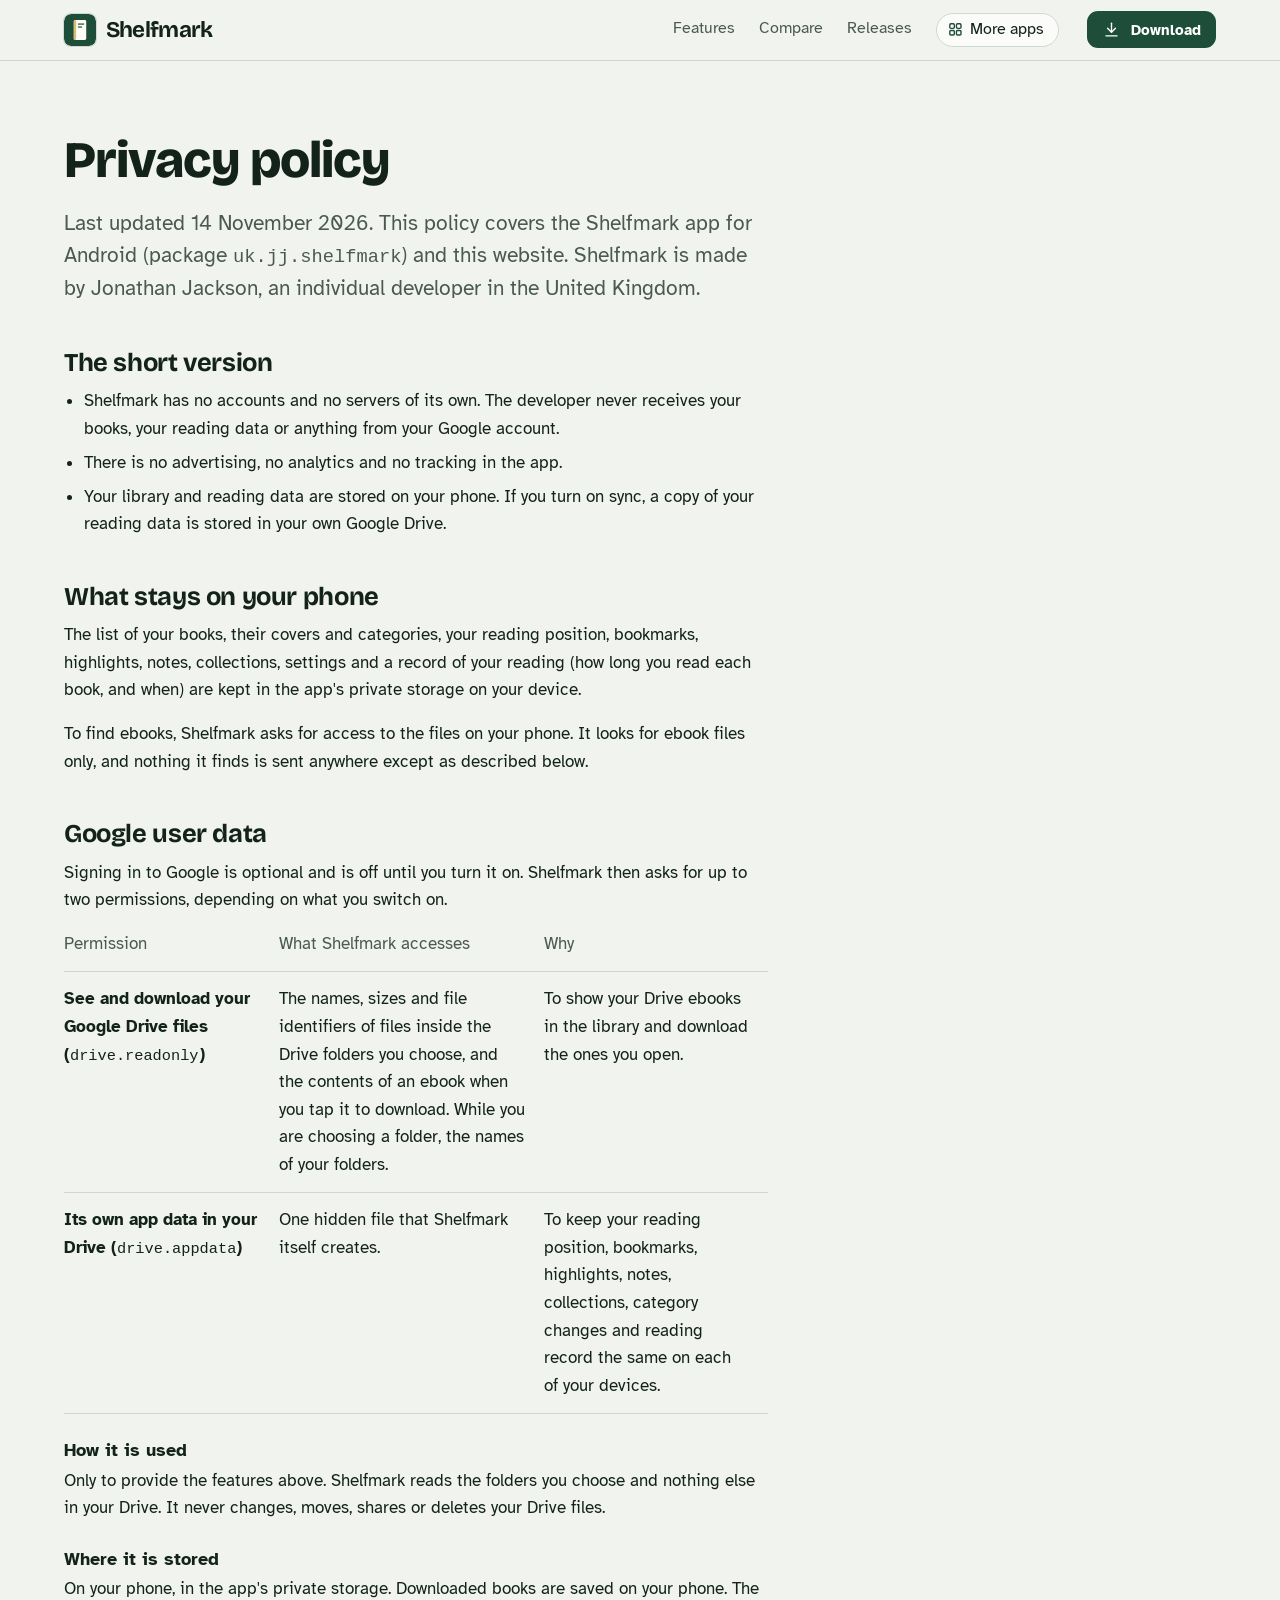
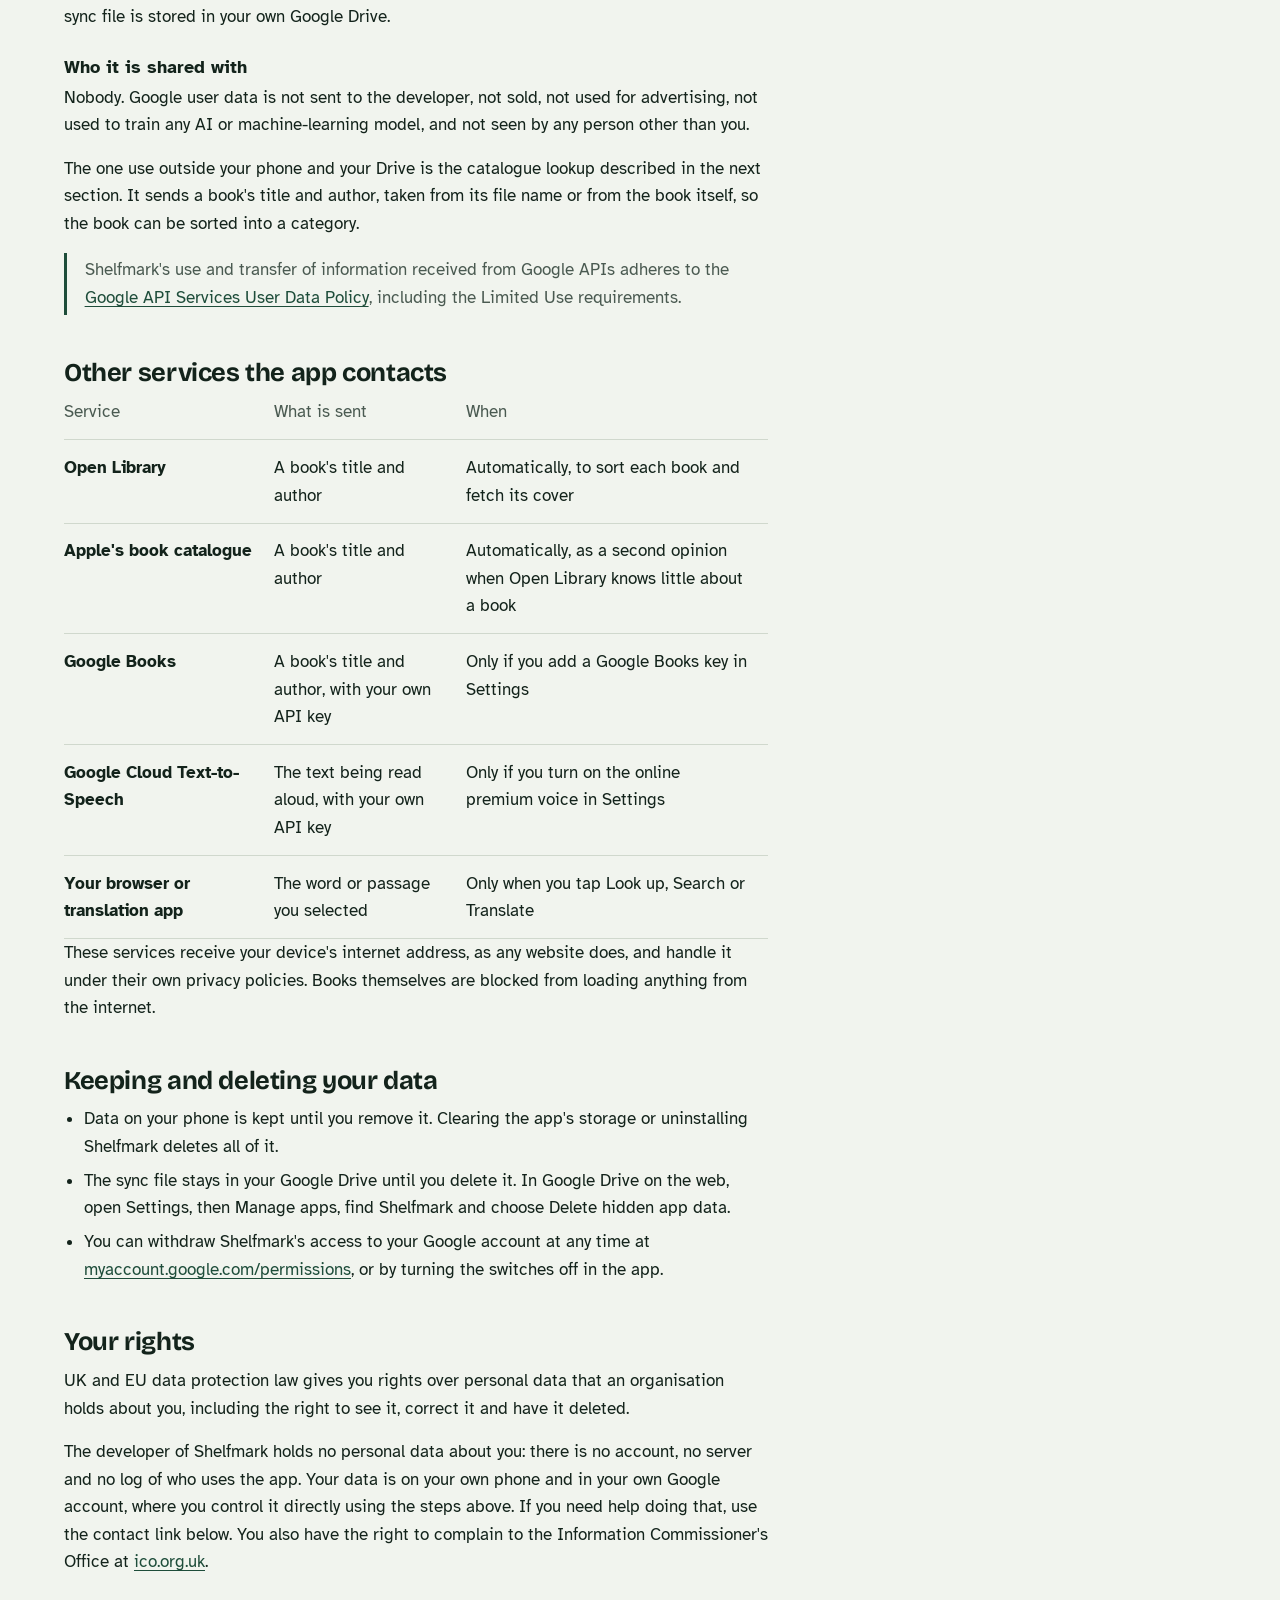
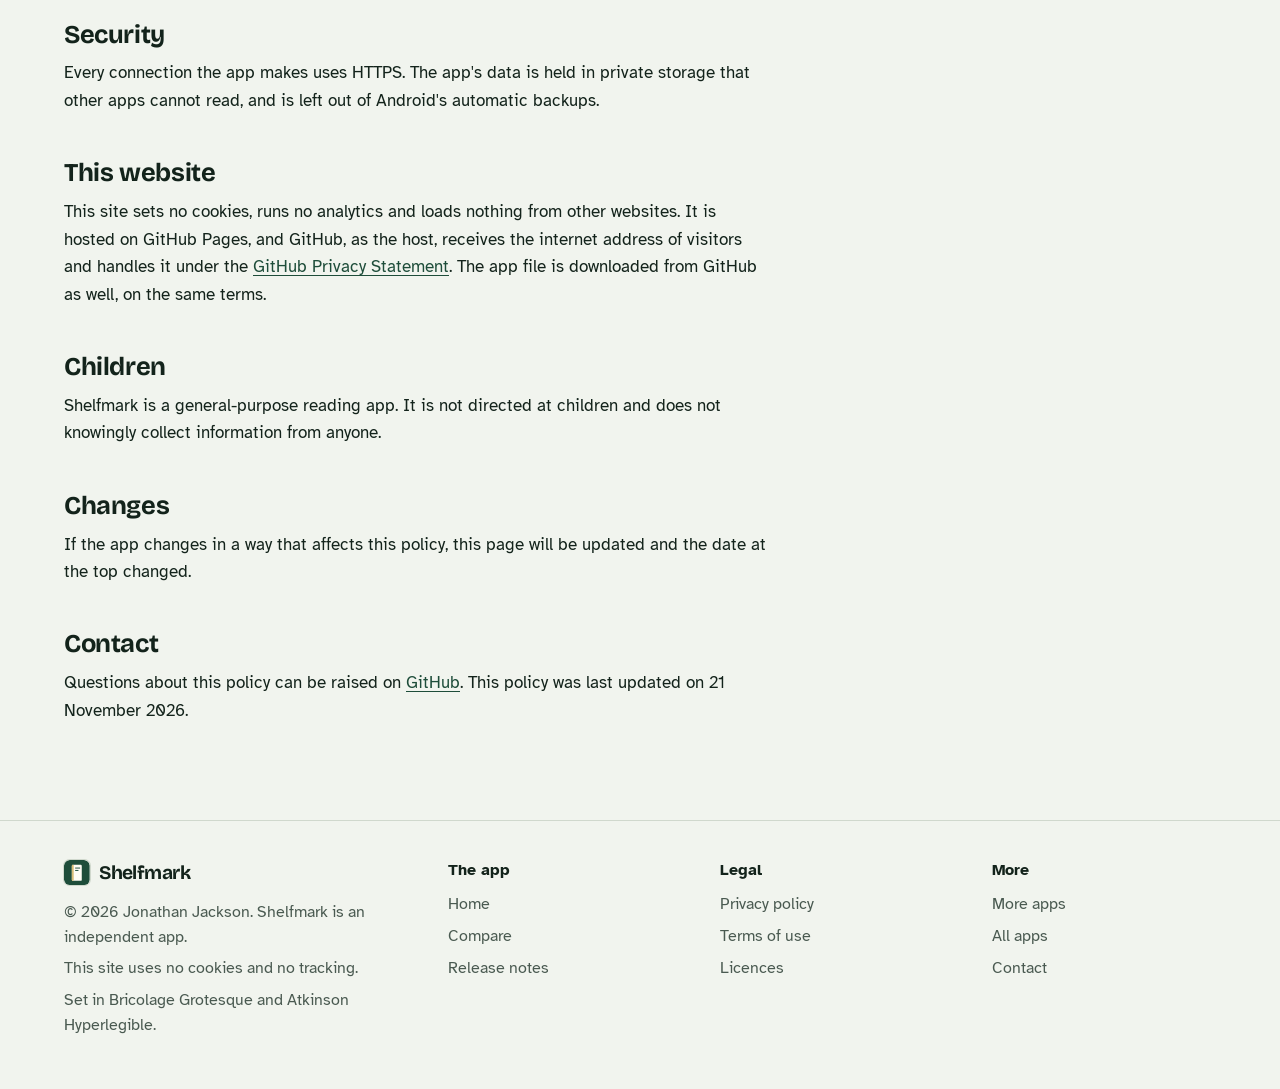
<file: privacy.html>
<!DOCTYPE html>
<html lang="en-GB">
<head>
<meta charset="utf-8">
<meta name="viewport" content="width=device-width, initial-scale=1">
<title>Shelfmark privacy policy</title>
<meta name="description" content="What Shelfmark does with your information: in short, it stays on your phone.">
<meta name="author" content="Jonathan Jackson">
<link rel="canonical" href="https://customgpter.github.io/shelfmark/privacy.html">
<meta name="theme-color" content="#f1f4ee" media="(prefers-color-scheme: light)">
<meta name="theme-color" content="#0d1411" media="(prefers-color-scheme: dark)">
<meta property="og:type" content="website">
<meta property="og:site_name" content="Shelfmark">
<meta property="og:title" content="Shelfmark privacy policy">
<meta property="og:description" content="What Shelfmark does with your information: in short, it stays on your phone.">
<meta property="og:url" content="https://customgpter.github.io/shelfmark/privacy.html">
<meta property="og:image" content="https://customgpter.github.io/shelfmark/assets/og.png">
<meta property="og:image:width" content="1200">
<meta property="og:image:height" content="630">
<meta property="og:image:alt" content="Shelfmark&#x27;s library of book covers">
<meta property="og:locale" content="en_GB">
<meta name="twitter:card" content="summary_large_image">
<link rel="icon" href="./assets/favicon.svg" type="image/svg+xml">
<link rel="apple-touch-icon" href="./assets/apple-touch-icon.png">
<link rel="preload" href="./assets/fonts/bricolage-grotesque-latin.woff2" as="font" type="font/woff2" crossorigin>
<link rel="preload" href="./assets/fonts/atkinson-hyperlegible-latin-400-normal.woff2" as="font" type="font/woff2" crossorigin>
<link rel="stylesheet" href="./assets/site.css?v=1">
<link rel="stylesheet" href="./assets/house.css?v=1">
<link rel="stylesheet" href="./assets/apps-list.css?v=1">
<script src="./assets/apps-list.js?v=1" defer></script>
</head>
<body>
<a class="skip" href="#main">Skip to content</a>
<header class="masthead">
<div class="wrap">
<a class="brand" href="./" aria-label="Shelfmark home"><svg viewBox="0 0 108 108" aria-hidden="true"><rect width="108" height="108" rx="24" fill="#1e4d3a"/><rect x="33" y="20" width="42" height="68" rx="5" fill="#fffdf5"/><rect x="33" y="20" width="8" height="68" rx="4" fill="#d9bd76"/><rect x="47" y="32" width="21" height="4" fill="#1e4d3a"/><rect x="47" y="42" width="14" height="4" fill="#1e4d3a"/></svg><span>Shelfmark</span></a>
<nav aria-label="Main"><ul><li><a href="./#features">Features</a></li><li><a href="./compare.html">Compare</a></li><li><a href="./releases.html">Releases</a></li><li><a class="more-apps" href="./more-apps.html"><svg class="ico" viewBox="0 0 24 24" aria-hidden="true"><rect x="4" y="4" width="6.5" height="6.5" rx="1.6"/><rect x="13.5" y="4" width="6.5" height="6.5" rx="1.6"/><rect x="4" y="13.5" width="6.5" height="6.5" rx="1.6"/><rect x="13.5" y="13.5" width="6.5" height="6.5" rx="1.6"/></svg>More apps</a></li></ul></nav>
<a class="button small" href="https://github.com/CustomGPTer/shelfmark/releases/latest/download/Shelfmark.apk"><svg class="ico" viewBox="0 0 24 24" aria-hidden="true"><path d="M12 4v11"/><path d="M7 10.5l5 5 5-5"/><path d="M5 20h14"/></svg>Download</a>
</div>
</header>
<main id="main" class="doc">
<div class="wrap">
<div class="measure">
<h1>Privacy policy</h1>
<p class="lede">Last updated 14 November 2026. This policy covers the Shelfmark app for Android (package <code>uk.jj.shelfmark</code>) and this website. Shelfmark is made by Jonathan Jackson, an individual developer in the United Kingdom.</p>
<h2 id="short">The short version</h2><ul>
<li>Shelfmark has no accounts and no servers of its own. The developer never receives your books, your reading data or anything from your Google account.</li>
<li>There is no advertising, no analytics and no tracking in the app.</li>
<li>Your library and reading data are stored on your phone. If you turn on sync, a copy of your reading data is stored in your own Google Drive.</li>
</ul><h2 id="device">What stays on your phone</h2><p>The list of your books, their covers and categories, your reading position, bookmarks, highlights, notes, collections, settings and a record of your reading (how long you read each book, and when) are kept in the app's private storage on your device.</p>
<p>To find ebooks, Shelfmark asks for access to the files on your phone. It looks for ebook files only, and nothing it finds is sent anywhere except as described below.</p><h2 id="google-user-data">Google user data</h2><p>Signing in to Google is optional and is off until you turn it on. Shelfmark then asks for up to two permissions, depending on what you switch on.</p>
<table>
<thead><tr><th scope="col">Permission</th><th scope="col">What Shelfmark accesses</th><th scope="col">Why</th></tr></thead>
<tbody>
<tr><th scope="row">See and download your Google Drive files (<code>drive.readonly</code>)</th><td>The names, sizes and file identifiers of files inside the Drive folders you choose, and the contents of an ebook when you tap it to download. While you are choosing a folder, the names of your folders.</td><td>To show your Drive ebooks in the library and download the ones you open.</td></tr>
<tr><th scope="row">Its own app data in your Drive (<code>drive.appdata</code>)</th><td>One hidden file that Shelfmark itself creates.</td><td>To keep your reading position, bookmarks, highlights, notes, collections, category changes and reading record the same on each of your devices.</td></tr>
</tbody>
</table>
<h3>How it is used</h3>
<p>Only to provide the features above. Shelfmark reads the folders you choose and nothing else in your Drive. It never changes, moves, shares or deletes your Drive files.</p>
<h3>Where it is stored</h3>
<p>On your phone, in the app's private storage. Downloaded books are saved on your phone. The sync file is stored in your own Google Drive.</p>
<h3>Who it is shared with</h3>
<p>Nobody. Google user data is not sent to the developer, not sold, not used for advertising, not used to train any AI or machine-learning model, and not seen by any person other than you.</p>
<p>The one use outside your phone and your Drive is the catalogue lookup described in the next section. It sends a book's title and author, taken from its file name or from the book itself, so the book can be sorted into a category.</p>
<p class="note">Shelfmark's use and transfer of information received from Google APIs adheres to the <a href="https://developers.google.com/terms/api-services-user-data-policy">Google API Services User Data Policy</a>, including the Limited Use requirements.</p><h2 id="services">Other services the app contacts</h2><table>
<thead><tr><th scope="col">Service</th><th scope="col">What is sent</th><th scope="col">When</th></tr></thead>
<tbody>
<tr><th scope="row">Open Library</th><td>A book's title and author</td><td>Automatically, to sort each book and fetch its cover</td></tr>
<tr><th scope="row">Apple's book catalogue</th><td>A book's title and author</td><td>Automatically, as a second opinion when Open Library knows little about a book</td></tr>
<tr><th scope="row">Google Books</th><td>A book's title and author, with your own API key</td><td>Only if you add a Google Books key in Settings</td></tr>
<tr><th scope="row">Google Cloud Text-to-Speech</th><td>The text being read aloud, with your own API key</td><td>Only if you turn on the online premium voice in Settings</td></tr>
<tr><th scope="row">Your browser or translation app</th><td>The word or passage you selected</td><td>Only when you tap Look up, Search or Translate</td></tr>
</tbody>
</table>
<p>These services receive your device's internet address, as any website does, and handle it under their own privacy policies. Books themselves are blocked from loading anything from the internet.</p><h2 id="deleting">Keeping and deleting your data</h2><ul>
<li>Data on your phone is kept until you remove it. Clearing the app's storage or uninstalling Shelfmark deletes all of it.</li>
<li>The sync file stays in your Google Drive until you delete it. In Google Drive on the web, open Settings, then Manage apps, find Shelfmark and choose Delete hidden app data.</li>
<li>You can withdraw Shelfmark's access to your Google account at any time at <a href="https://myaccount.google.com/permissions">myaccount.google.com/permissions</a>, or by turning the switches off in the app.</li>
</ul><h2 id="rights">Your rights</h2><p>UK and EU data protection law gives you rights over personal data that an organisation holds about you, including the right to see it, correct it and have it deleted.</p>
<p>The developer of Shelfmark holds no personal data about you: there is no account, no server and no log of who uses the app. Your data is on your own phone and in your own Google account, where you control it directly using the steps above. If you need help doing that, use the contact link below. You also have the right to complain to the Information Commissioner's Office at <a href="https://ico.org.uk">ico.org.uk</a>.</p><h2 id="security">Security</h2><p>Every connection the app makes uses HTTPS. The app's data is held in private storage that other apps cannot read, and is left out of Android's automatic backups.</p><h2 id="website">This website</h2><p>This site sets no cookies, runs no analytics and loads nothing from other websites. It is hosted on GitHub Pages, and GitHub, as the host, receives the internet address of visitors and handles it under the <a href="https://docs.github.com/site-policy/privacy-policies/github-general-privacy-statement">GitHub Privacy Statement</a>. The app file is downloaded from GitHub as well, on the same terms.</p><h2 id="children">Children</h2><p>Shelfmark is a general-purpose reading app. It is not directed at children and does not knowingly collect information from anyone.</p><h2 id="changes">Changes</h2><p>If the app changes in a way that affects this policy, this page will be updated and the date at the top changed.</p>
<h2 id="contact">Contact</h2>
<p>Questions about this policy can be raised on <a href="https://github.com/CustomGPTer/shelfmark/issues">GitHub</a>. This policy was last updated on 21 November 2026.</p>
</div>
</div>
</main>
<footer class="colophon">
<div class="wrap">
<div>
<a class="brand" href="./" aria-label="Shelfmark home"><svg viewBox="0 0 108 108" aria-hidden="true"><rect width="108" height="108" rx="24" fill="#1e4d3a"/><rect x="33" y="20" width="42" height="68" rx="5" fill="#fffdf5"/><rect x="33" y="20" width="8" height="68" rx="4" fill="#d9bd76"/><rect x="47" y="32" width="21" height="4" fill="#1e4d3a"/><rect x="47" y="42" width="14" height="4" fill="#1e4d3a"/></svg><span>Shelfmark</span></a>
<p>&copy; 2026 Jonathan Jackson. Shelfmark is an independent app.</p>
<p>This site uses no cookies and no tracking.</p>
<p>Set in Bricolage Grotesque and Atkinson Hyperlegible.</p>
</div>
<nav aria-label="The app"><h2>The app</h2><ul>
<li><a href="./">Home</a></li>
<li><a href="./compare.html">Compare</a></li>
<li><a href="./releases.html">Release notes</a></li>

</ul></nav>
<nav aria-label="Legal"><h2>Legal</h2><ul>
<li><a href="./privacy.html">Privacy policy</a></li>
<li><a href="./terms.html">Terms of use</a></li>
<li><a href="./licences.html">Licences</a></li>
</ul></nav>
<nav aria-label="More"><h2>More</h2><ul>
<li><a href="./more-apps.html">More apps</a></li>
<li><a href="https://customgpter.github.io/">All apps</a></li>
<li><a href="https://github.com/CustomGPTer/shelfmark/issues">Contact</a></li>
</ul></nav>
</div>
</footer>
</body>
</html>
</file>
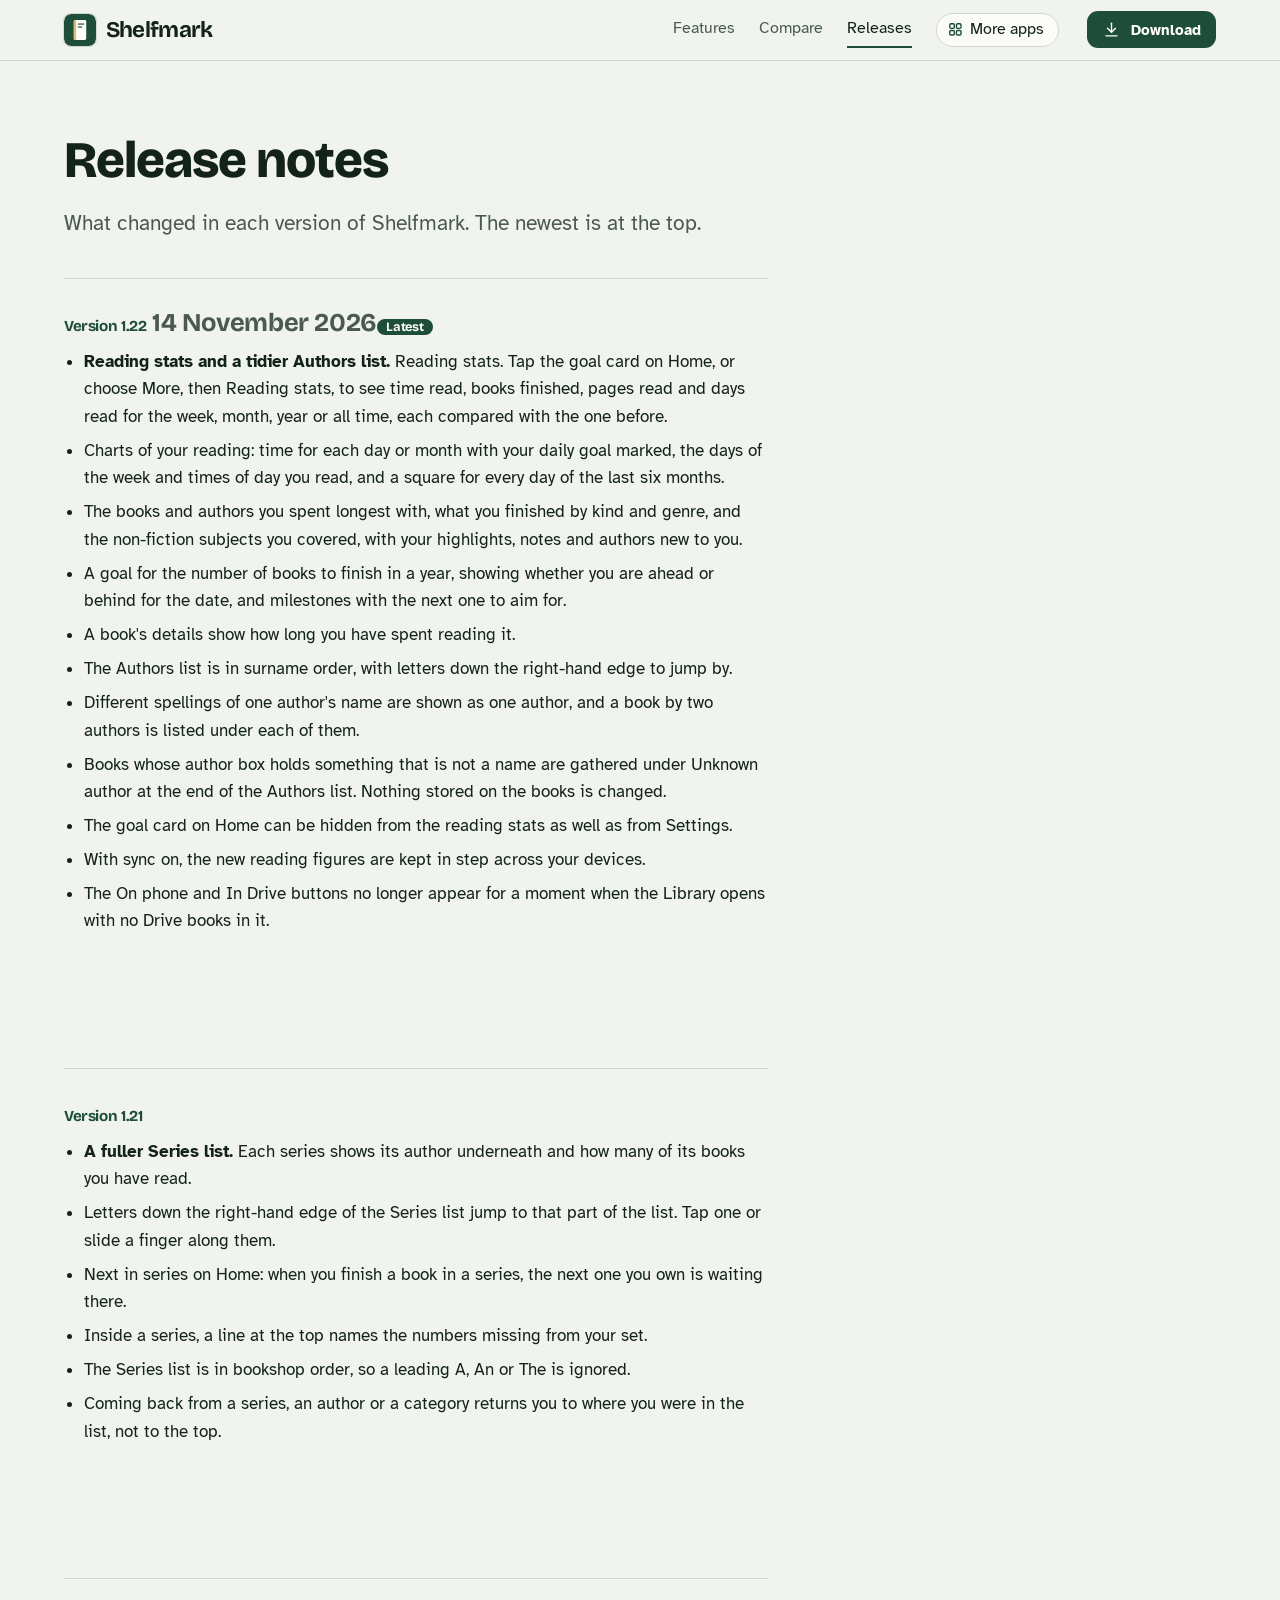
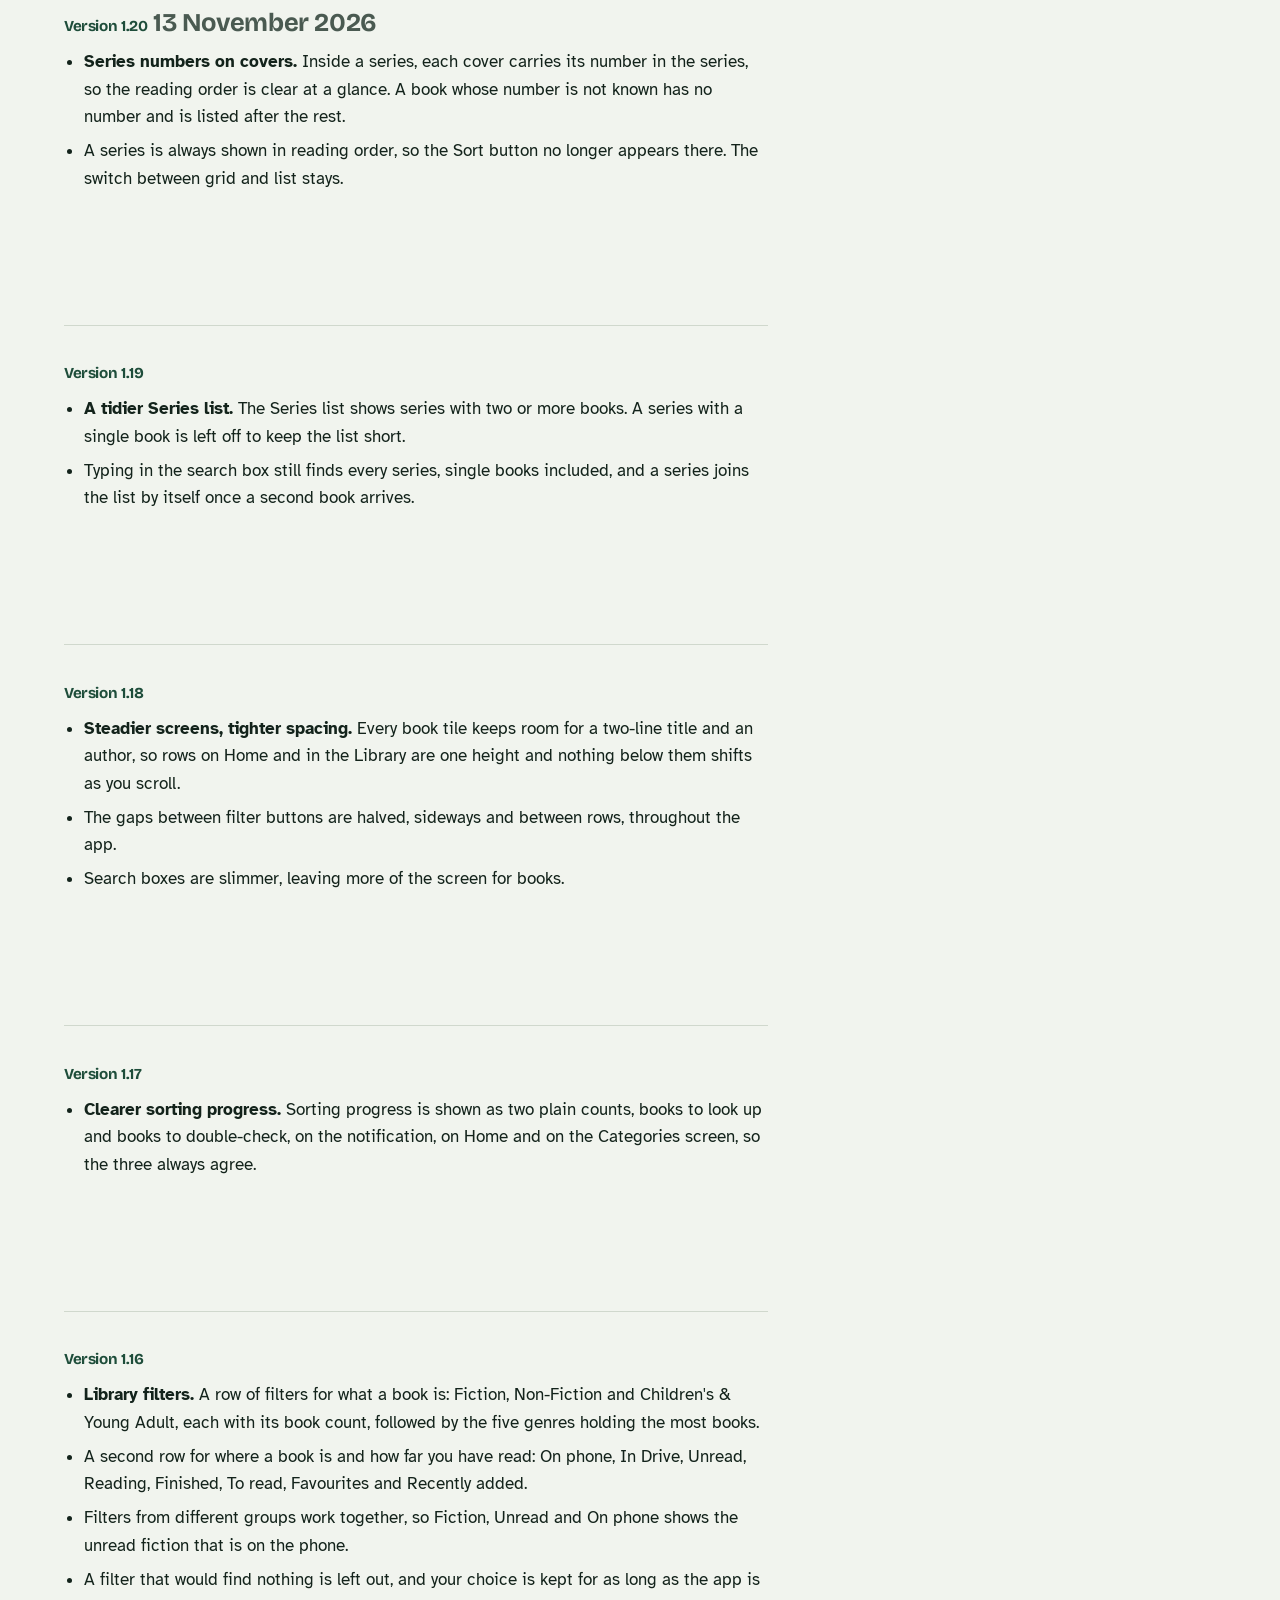
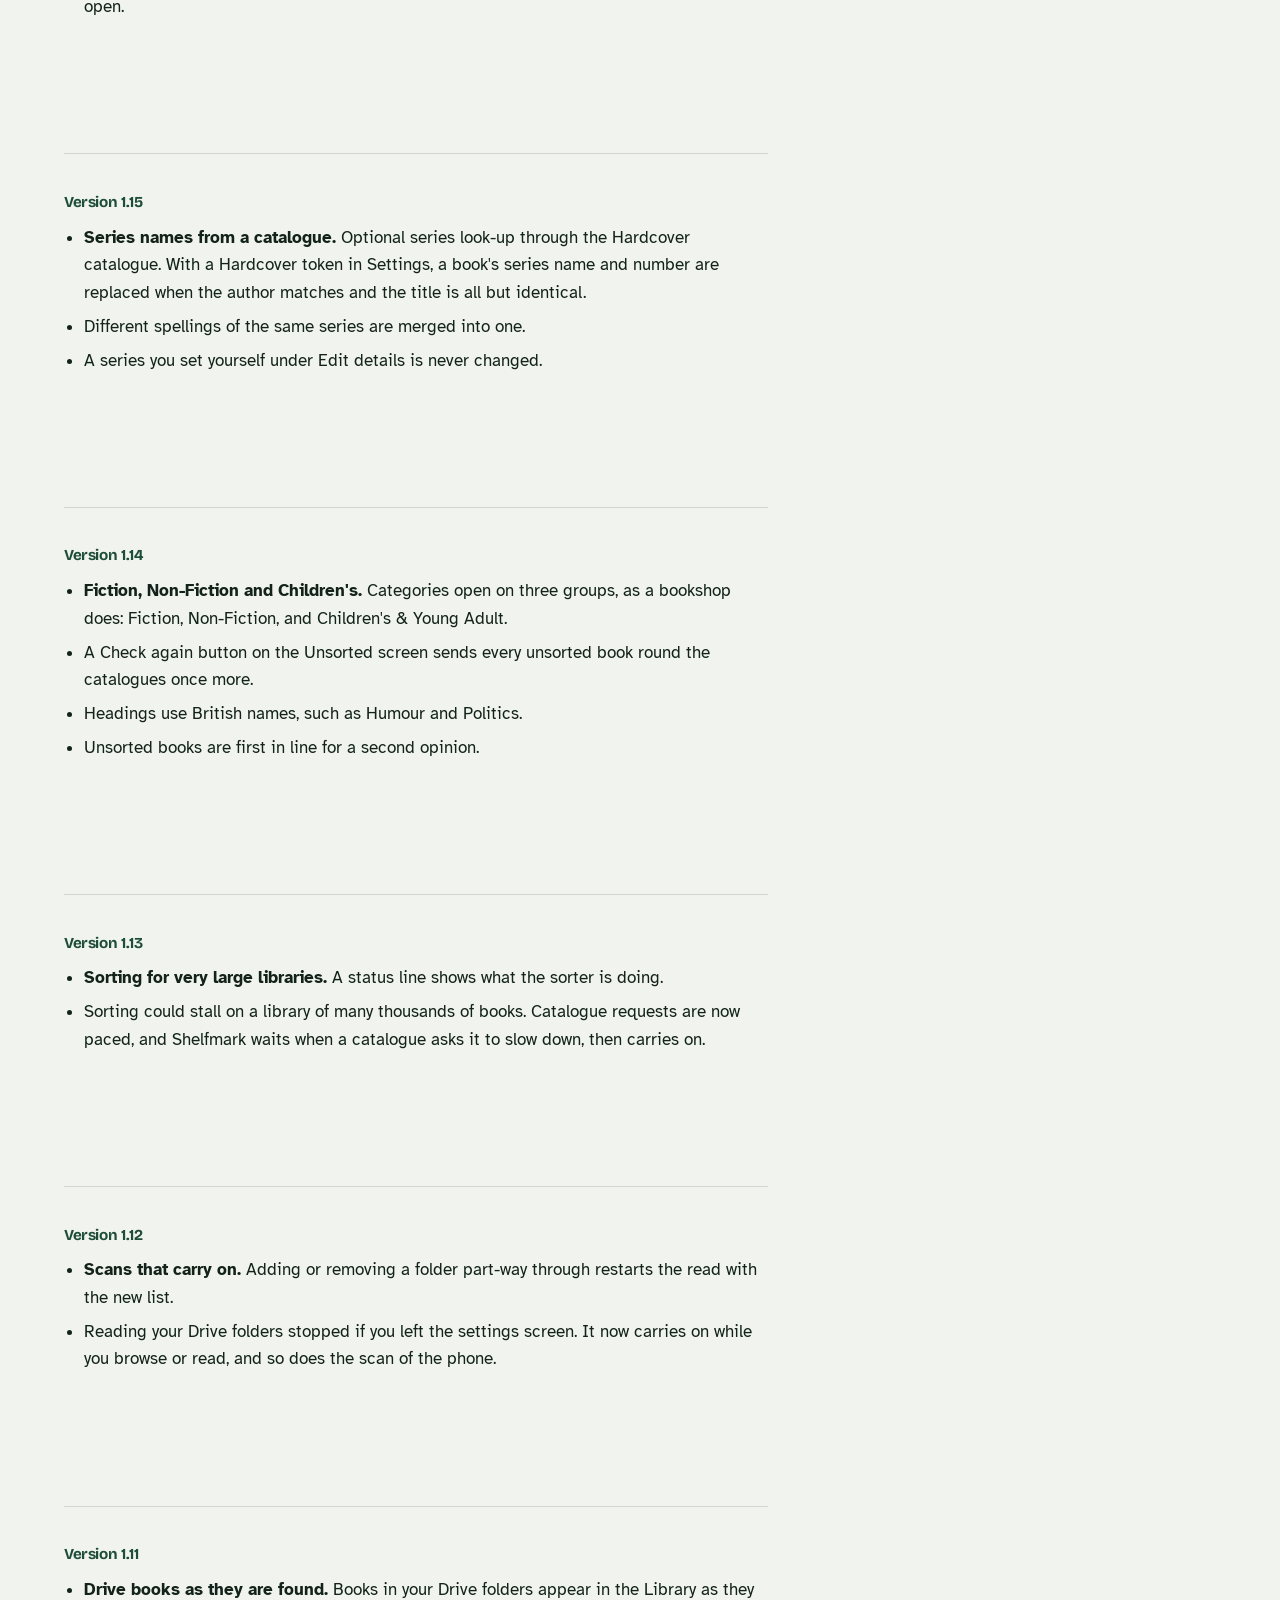
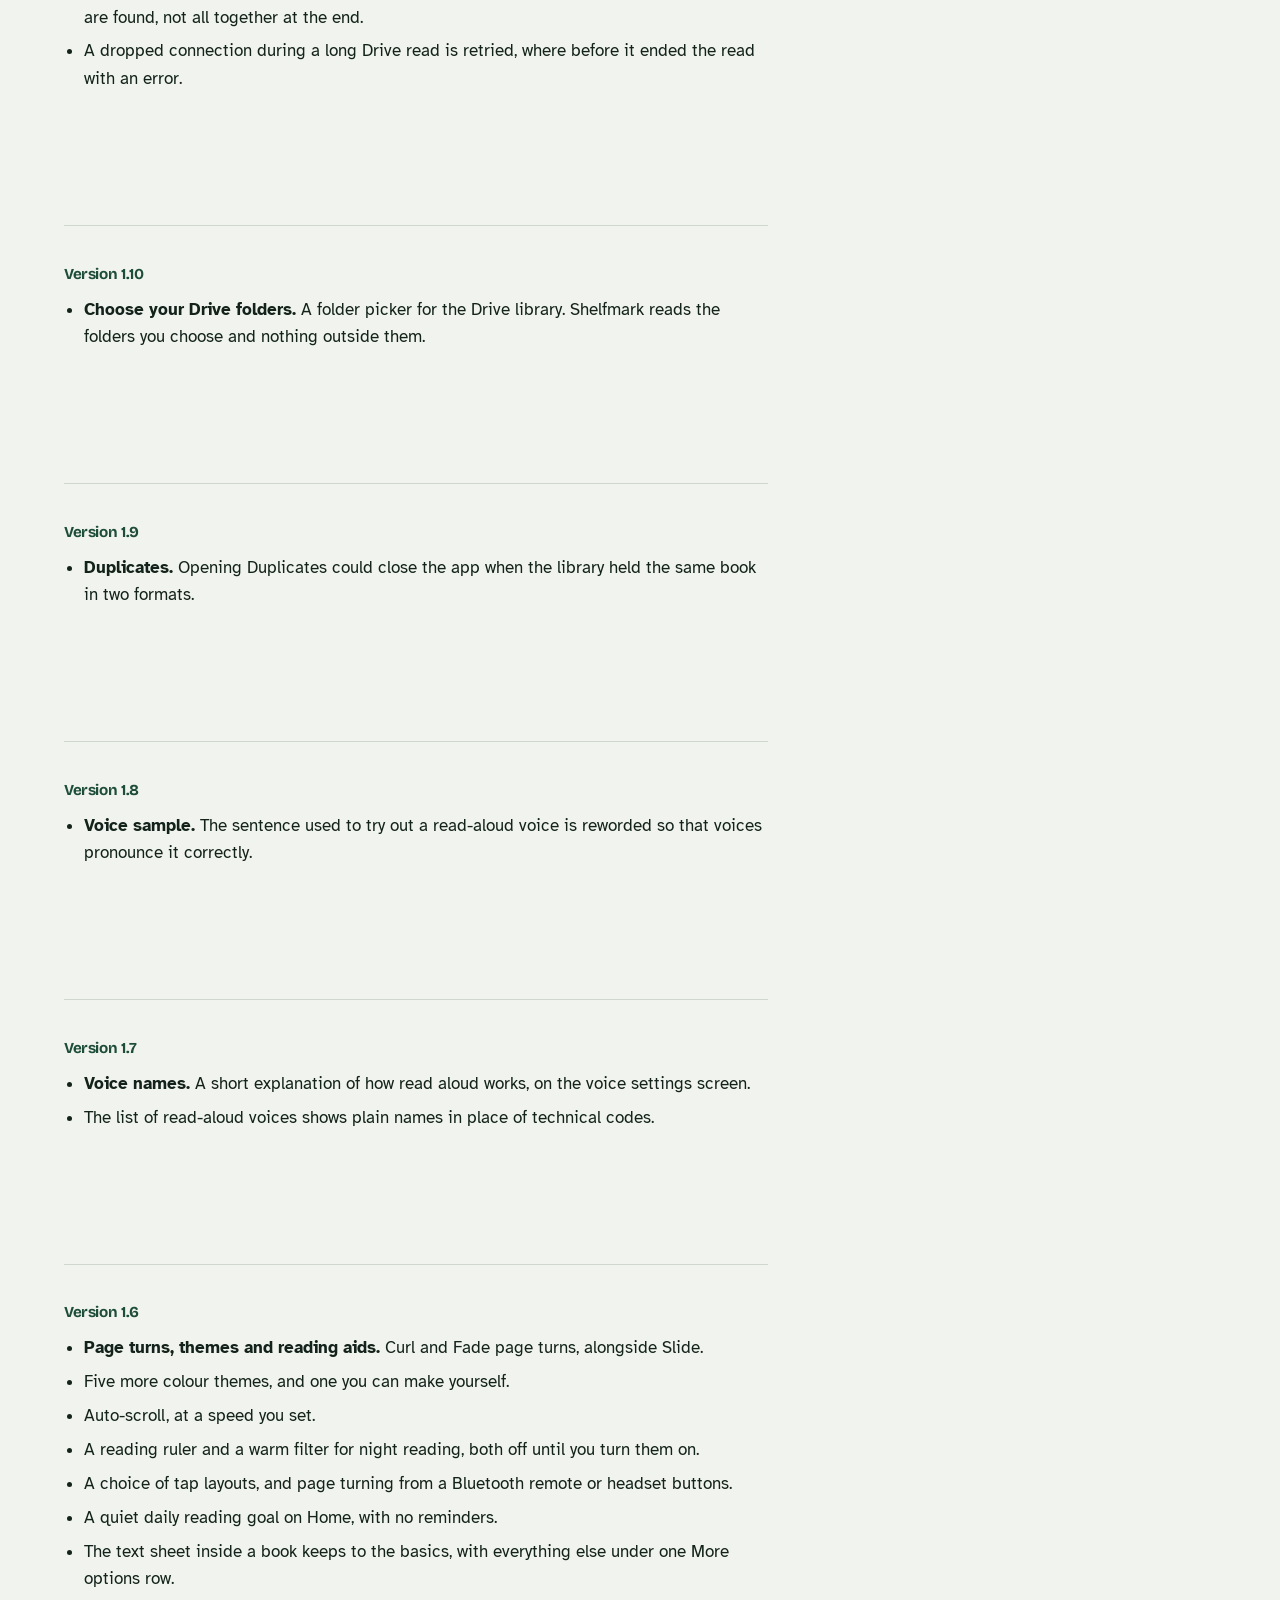
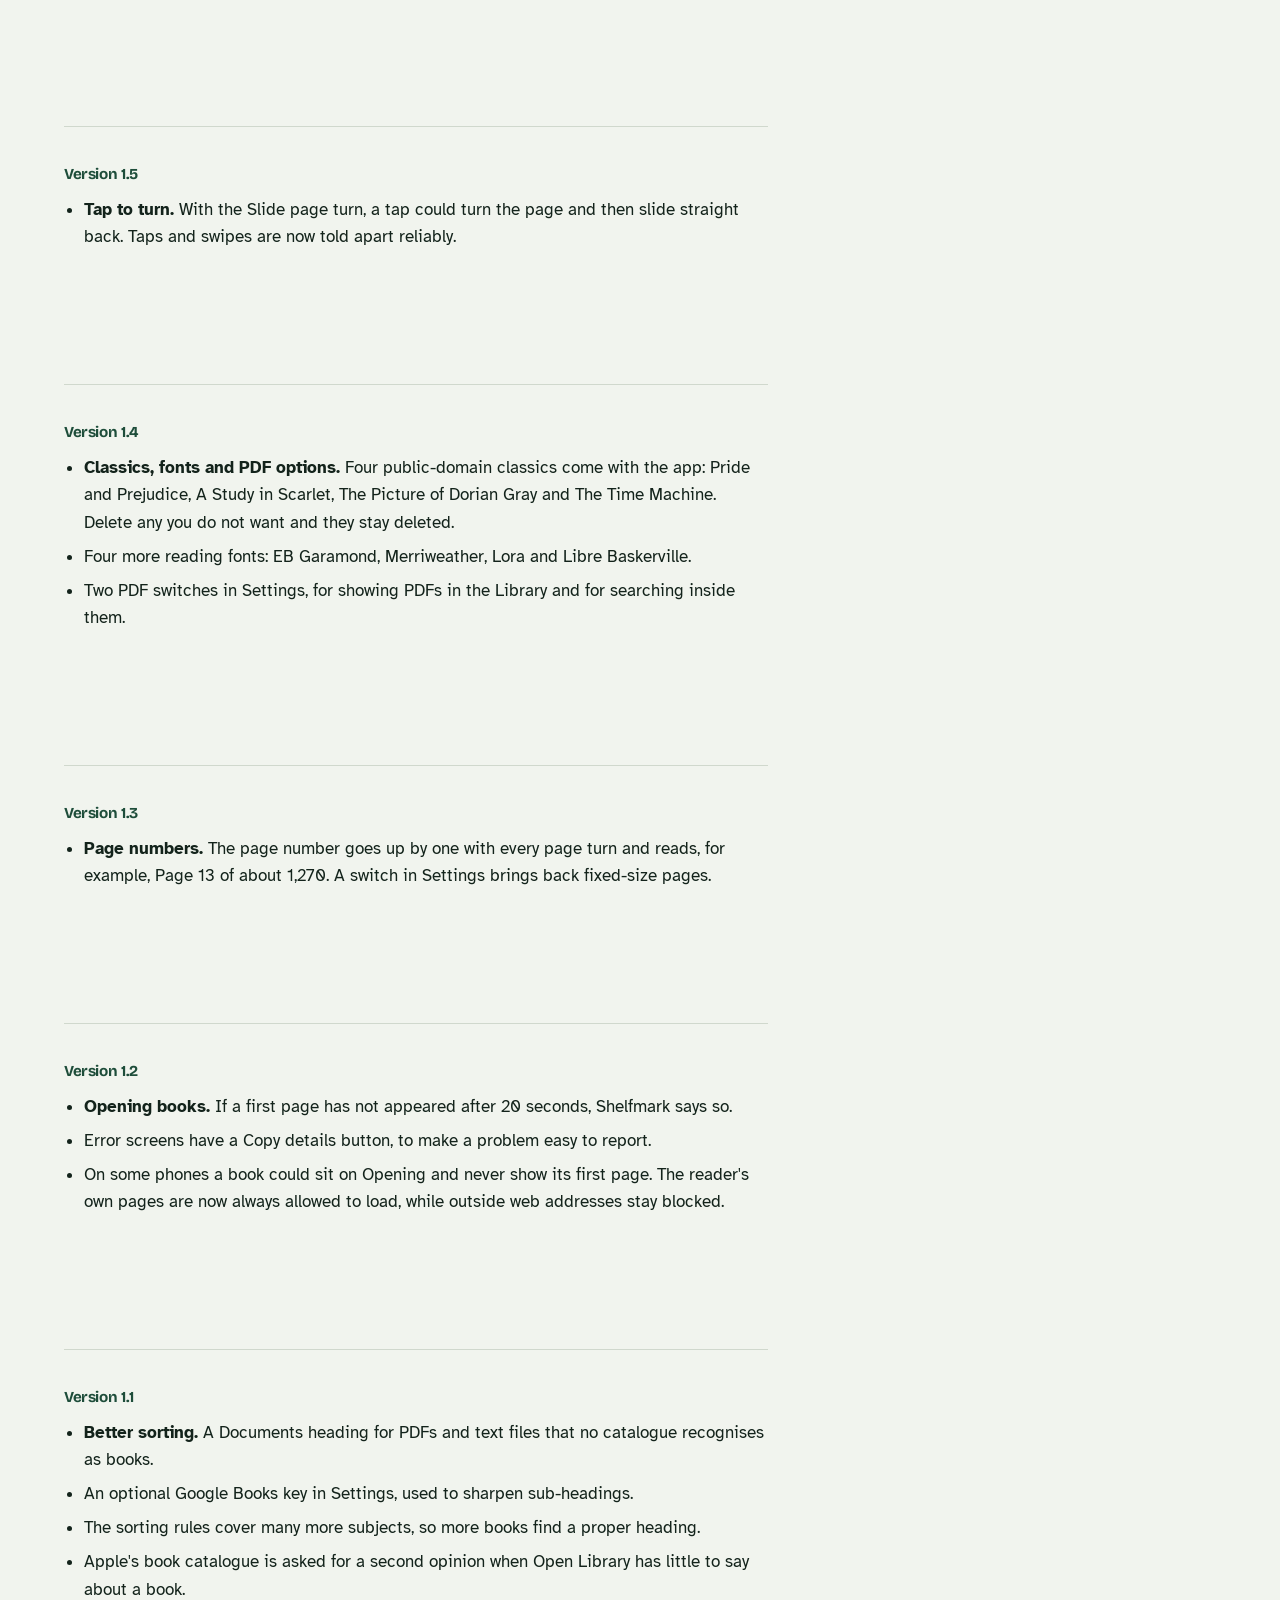
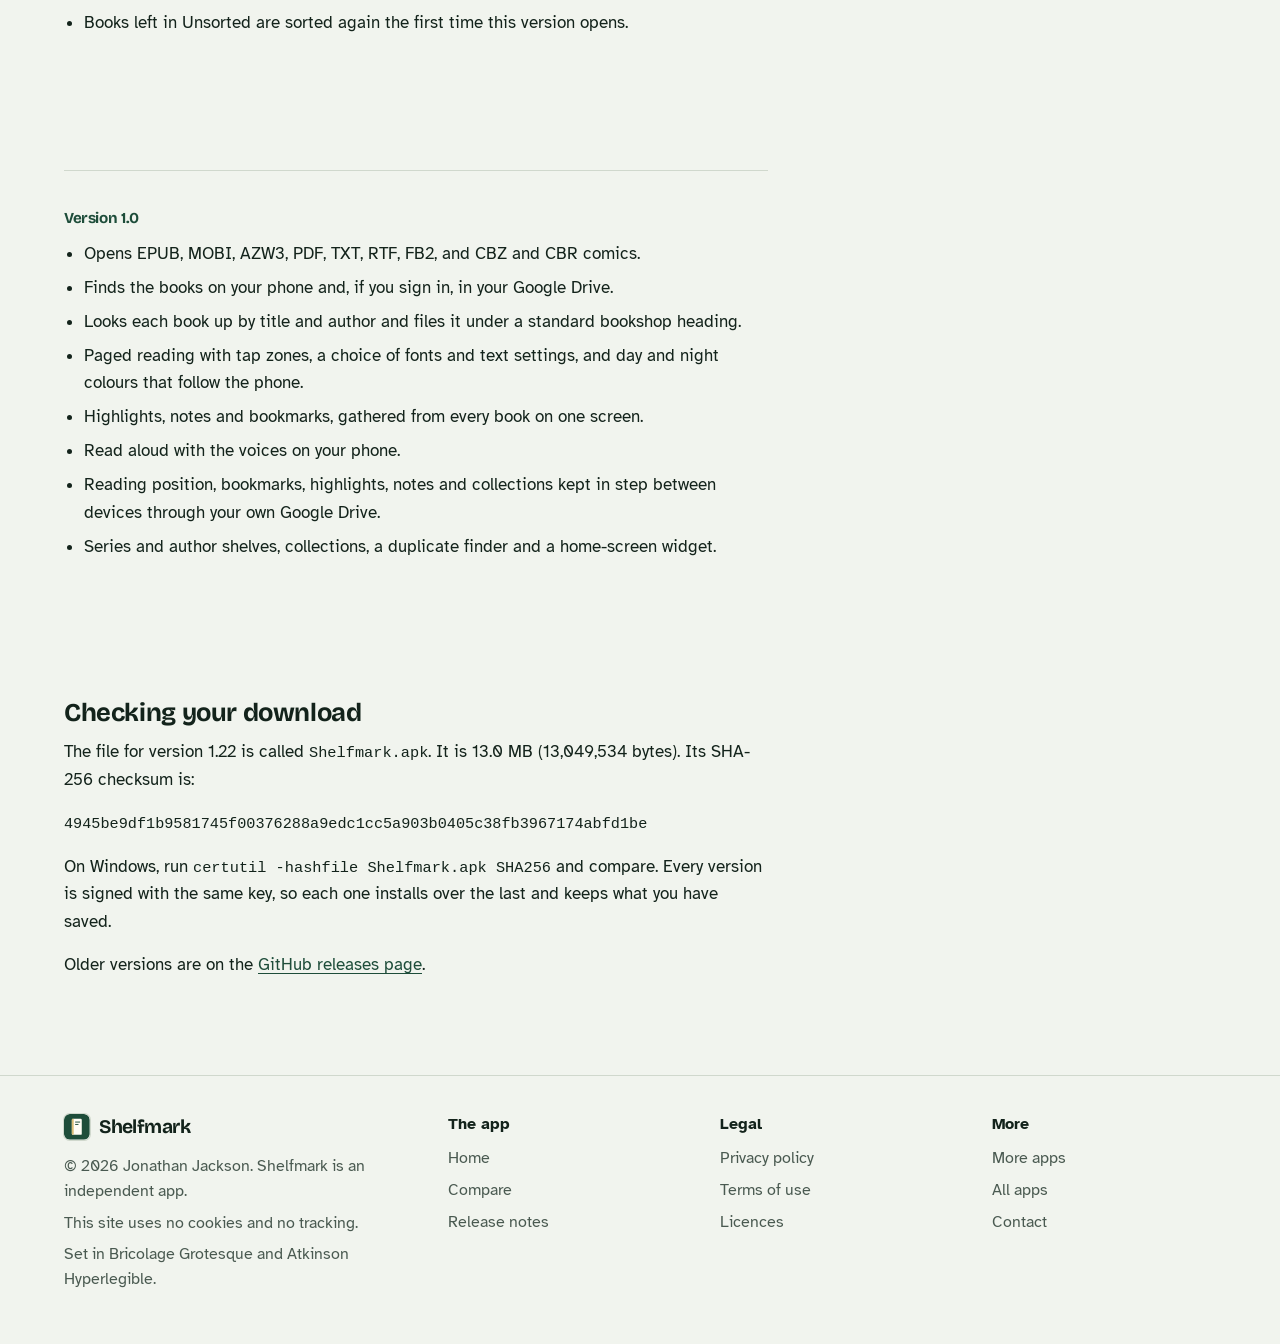
<file: releases.html>
<!DOCTYPE html>
<html lang="en-GB">
<head>
<meta charset="utf-8">
<meta name="viewport" content="width=device-width, initial-scale=1">
<title>Shelfmark release notes</title>
<meta name="description" content="What changed in each version of Shelfmark, with the file size and checksum to check your download.">
<meta name="author" content="Jonathan Jackson">
<link rel="canonical" href="https://customgpter.github.io/shelfmark/releases.html">
<meta name="theme-color" content="#f1f4ee" media="(prefers-color-scheme: light)">
<meta name="theme-color" content="#0d1411" media="(prefers-color-scheme: dark)">
<meta property="og:type" content="website">
<meta property="og:site_name" content="Shelfmark">
<meta property="og:title" content="Shelfmark release notes">
<meta property="og:description" content="What changed in each version of Shelfmark, with the file size and checksum to check your download.">
<meta property="og:url" content="https://customgpter.github.io/shelfmark/releases.html">
<meta property="og:image" content="https://customgpter.github.io/shelfmark/assets/og.png">
<meta property="og:image:width" content="1200">
<meta property="og:image:height" content="630">
<meta property="og:image:alt" content="Shelfmark&#x27;s library of book covers">
<meta property="og:locale" content="en_GB">
<meta name="twitter:card" content="summary_large_image">
<link rel="icon" href="./assets/favicon.svg" type="image/svg+xml">
<link rel="apple-touch-icon" href="./assets/apple-touch-icon.png">
<link rel="preload" href="./assets/fonts/bricolage-grotesque-latin.woff2" as="font" type="font/woff2" crossorigin>
<link rel="preload" href="./assets/fonts/atkinson-hyperlegible-latin-400-normal.woff2" as="font" type="font/woff2" crossorigin>
<link rel="stylesheet" href="./assets/site.css?v=1">
<link rel="stylesheet" href="./assets/house.css?v=1">
<link rel="stylesheet" href="./assets/apps-list.css?v=1">
<script src="./assets/apps-list.js?v=1" defer></script>
</head>
<body>
<a class="skip" href="#main">Skip to content</a>
<header class="masthead">
<div class="wrap">
<a class="brand" href="./" aria-label="Shelfmark home"><svg viewBox="0 0 108 108" aria-hidden="true"><rect width="108" height="108" rx="24" fill="#1e4d3a"/><rect x="33" y="20" width="42" height="68" rx="5" fill="#fffdf5"/><rect x="33" y="20" width="8" height="68" rx="4" fill="#d9bd76"/><rect x="47" y="32" width="21" height="4" fill="#1e4d3a"/><rect x="47" y="42" width="14" height="4" fill="#1e4d3a"/></svg><span>Shelfmark</span></a>
<nav aria-label="Main"><ul><li><a href="./#features">Features</a></li><li><a href="./compare.html">Compare</a></li><li><a href="./releases.html" aria-current="page">Releases</a></li><li><a class="more-apps" href="./more-apps.html"><svg class="ico" viewBox="0 0 24 24" aria-hidden="true"><rect x="4" y="4" width="6.5" height="6.5" rx="1.6"/><rect x="13.5" y="4" width="6.5" height="6.5" rx="1.6"/><rect x="4" y="13.5" width="6.5" height="6.5" rx="1.6"/><rect x="13.5" y="13.5" width="6.5" height="6.5" rx="1.6"/></svg>More apps</a></li></ul></nav>
<a class="button small" href="https://github.com/CustomGPTer/shelfmark/releases/latest/download/Shelfmark.apk"><svg class="ico" viewBox="0 0 24 24" aria-hidden="true"><path d="M12 4v11"/><path d="M7 10.5l5 5 5-5"/><path d="M5 20h14"/></svg>Download</a>
</div>
</header>
<main id="main" class="doc">
<div class="wrap">
<div class="measure">
<h1>Release notes</h1>
<p class="lede">What changed in each version of Shelfmark. The newest is at the top.</p>
<section class="release" id="v1.22"><h2><span class="ver">Version 1.22</span> <span class="when">14 November 2026</span><span class="tag">Latest</span></h2><ul><li><b>Reading stats and a tidier Authors list.</b> Reading stats. Tap the goal card on Home, or choose More, then Reading stats, to see time read, books finished, pages read and days read for the week, month, year or all time, each compared with the one before.</li><li>Charts of your reading: time for each day or month with your daily goal marked, the days of the week and times of day you read, and a square for every day of the last six months.</li><li>The books and authors you spent longest with, what you finished by kind and genre, and the non-fiction subjects you covered, with your highlights, notes and authors new to you.</li><li>A goal for the number of books to finish in a year, showing whether you are ahead or behind for the date, and milestones with the next one to aim for.</li><li>A book's details show how long you have spent reading it.</li><li>The Authors list is in surname order, with letters down the right-hand edge to jump by.</li><li>Different spellings of one author's name are shown as one author, and a book by two authors is listed under each of them.</li><li>Books whose author box holds something that is not a name are gathered under Unknown author at the end of the Authors list. Nothing stored on the books is changed.</li><li>The goal card on Home can be hidden from the reading stats as well as from Settings.</li><li>With sync on, the new reading figures are kept in step across your devices.</li><li>The On phone and In Drive buttons no longer appear for a moment when the Library opens with no Drive books in it.</li></ul></section>
<section class="release" id="v1.21"><h2><span class="ver">Version 1.21</span> <span class="when"></span></h2><ul><li><b>A fuller Series list.</b> Each series shows its author underneath and how many of its books you have read.</li><li>Letters down the right-hand edge of the Series list jump to that part of the list. Tap one or slide a finger along them.</li><li>Next in series on Home: when you finish a book in a series, the next one you own is waiting there.</li><li>Inside a series, a line at the top names the numbers missing from your set.</li><li>The Series list is in bookshop order, so a leading A, An or The is ignored.</li><li>Coming back from a series, an author or a category returns you to where you were in the list, not to the top.</li></ul></section>
<section class="release" id="v1.20"><h2><span class="ver">Version 1.20</span> <span class="when">13 November 2026</span></h2><ul><li><b>Series numbers on covers.</b> Inside a series, each cover carries its number in the series, so the reading order is clear at a glance. A book whose number is not known has no number and is listed after the rest.</li><li>A series is always shown in reading order, so the Sort button no longer appears there. The switch between grid and list stays.</li></ul></section>
<section class="release" id="v1.19"><h2><span class="ver">Version 1.19</span> <span class="when"></span></h2><ul><li><b>A tidier Series list.</b> The Series list shows series with two or more books. A series with a single book is left off to keep the list short.</li><li>Typing in the search box still finds every series, single books included, and a series joins the list by itself once a second book arrives.</li></ul></section>
<section class="release" id="v1.18"><h2><span class="ver">Version 1.18</span> <span class="when"></span></h2><ul><li><b>Steadier screens, tighter spacing.</b> Every book tile keeps room for a two-line title and an author, so rows on Home and in the Library are one height and nothing below them shifts as you scroll.</li><li>The gaps between filter buttons are halved, sideways and between rows, throughout the app.</li><li>Search boxes are slimmer, leaving more of the screen for books.</li></ul></section>
<section class="release" id="v1.17"><h2><span class="ver">Version 1.17</span> <span class="when"></span></h2><ul><li><b>Clearer sorting progress.</b> Sorting progress is shown as two plain counts, books to look up and books to double-check, on the notification, on Home and on the Categories screen, so the three always agree.</li></ul></section>
<section class="release" id="v1.16"><h2><span class="ver">Version 1.16</span> <span class="when"></span></h2><ul><li><b>Library filters.</b> A row of filters for what a book is: Fiction, Non-Fiction and Children's &amp; Young Adult, each with its book count, followed by the five genres holding the most books.</li><li>A second row for where a book is and how far you have read: On phone, In Drive, Unread, Reading, Finished, To read, Favourites and Recently added.</li><li>Filters from different groups work together, so Fiction, Unread and On phone shows the unread fiction that is on the phone.</li><li>A filter that would find nothing is left out, and your choice is kept for as long as the app is open.</li></ul></section>
<section class="release" id="v1.15"><h2><span class="ver">Version 1.15</span> <span class="when"></span></h2><ul><li><b>Series names from a catalogue.</b> Optional series look-up through the Hardcover catalogue. With a Hardcover token in Settings, a book's series name and number are replaced when the author matches and the title is all but identical.</li><li>Different spellings of the same series are merged into one.</li><li>A series you set yourself under Edit details is never changed.</li></ul></section>
<section class="release" id="v1.14"><h2><span class="ver">Version 1.14</span> <span class="when"></span></h2><ul><li><b>Fiction, Non-Fiction and Children's.</b> Categories open on three groups, as a bookshop does: Fiction, Non-Fiction, and Children's &amp; Young Adult.</li><li>A Check again button on the Unsorted screen sends every unsorted book round the catalogues once more.</li><li>Headings use British names, such as Humour and Politics.</li><li>Unsorted books are first in line for a second opinion.</li></ul></section>
<section class="release" id="v1.13"><h2><span class="ver">Version 1.13</span> <span class="when"></span></h2><ul><li><b>Sorting for very large libraries.</b> A status line shows what the sorter is doing.</li><li>Sorting could stall on a library of many thousands of books. Catalogue requests are now paced, and Shelfmark waits when a catalogue asks it to slow down, then carries on.</li></ul></section>
<section class="release" id="v1.12"><h2><span class="ver">Version 1.12</span> <span class="when"></span></h2><ul><li><b>Scans that carry on.</b> Adding or removing a folder part-way through restarts the read with the new list.</li><li>Reading your Drive folders stopped if you left the settings screen. It now carries on while you browse or read, and so does the scan of the phone.</li></ul></section>
<section class="release" id="v1.11"><h2><span class="ver">Version 1.11</span> <span class="when"></span></h2><ul><li><b>Drive books as they are found.</b> Books in your Drive folders appear in the Library as they are found, not all together at the end.</li><li>A dropped connection during a long Drive read is retried, where before it ended the read with an error.</li></ul></section>
<section class="release" id="v1.10"><h2><span class="ver">Version 1.10</span> <span class="when"></span></h2><ul><li><b>Choose your Drive folders.</b> A folder picker for the Drive library. Shelfmark reads the folders you choose and nothing outside them.</li></ul></section>
<section class="release" id="v1.9"><h2><span class="ver">Version 1.9</span> <span class="when"></span></h2><ul><li><b>Duplicates.</b> Opening Duplicates could close the app when the library held the same book in two formats.</li></ul></section>
<section class="release" id="v1.8"><h2><span class="ver">Version 1.8</span> <span class="when"></span></h2><ul><li><b>Voice sample.</b> The sentence used to try out a read-aloud voice is reworded so that voices pronounce it correctly.</li></ul></section>
<section class="release" id="v1.7"><h2><span class="ver">Version 1.7</span> <span class="when"></span></h2><ul><li><b>Voice names.</b> A short explanation of how read aloud works, on the voice settings screen.</li><li>The list of read-aloud voices shows plain names in place of technical codes.</li></ul></section>
<section class="release" id="v1.6"><h2><span class="ver">Version 1.6</span> <span class="when"></span></h2><ul><li><b>Page turns, themes and reading aids.</b> Curl and Fade page turns, alongside Slide.</li><li>Five more colour themes, and one you can make yourself.</li><li>Auto-scroll, at a speed you set.</li><li>A reading ruler and a warm filter for night reading, both off until you turn them on.</li><li>A choice of tap layouts, and page turning from a Bluetooth remote or headset buttons.</li><li>A quiet daily reading goal on Home, with no reminders.</li><li>The text sheet inside a book keeps to the basics, with everything else under one More options row.</li></ul></section>
<section class="release" id="v1.5"><h2><span class="ver">Version 1.5</span> <span class="when"></span></h2><ul><li><b>Tap to turn.</b> With the Slide page turn, a tap could turn the page and then slide straight back. Taps and swipes are now told apart reliably.</li></ul></section>
<section class="release" id="v1.4"><h2><span class="ver">Version 1.4</span> <span class="when"></span></h2><ul><li><b>Classics, fonts and PDF options.</b> Four public-domain classics come with the app: Pride and Prejudice, A Study in Scarlet, The Picture of Dorian Gray and The Time Machine. Delete any you do not want and they stay deleted.</li><li>Four more reading fonts: EB Garamond, Merriweather, Lora and Libre Baskerville.</li><li>Two PDF switches in Settings, for showing PDFs in the Library and for searching inside them.</li></ul></section>
<section class="release" id="v1.3"><h2><span class="ver">Version 1.3</span> <span class="when"></span></h2><ul><li><b>Page numbers.</b> The page number goes up by one with every page turn and reads, for example, Page 13 of about 1,270. A switch in Settings brings back fixed-size pages.</li></ul></section>
<section class="release" id="v1.2"><h2><span class="ver">Version 1.2</span> <span class="when"></span></h2><ul><li><b>Opening books.</b> If a first page has not appeared after 20 seconds, Shelfmark says so.</li><li>Error screens have a Copy details button, to make a problem easy to report.</li><li>On some phones a book could sit on Opening and never show its first page. The reader's own pages are now always allowed to load, while outside web addresses stay blocked.</li></ul></section>
<section class="release" id="v1.1"><h2><span class="ver">Version 1.1</span> <span class="when"></span></h2><ul><li><b>Better sorting.</b> A Documents heading for PDFs and text files that no catalogue recognises as books.</li><li>An optional Google Books key in Settings, used to sharpen sub-headings.</li><li>The sorting rules cover many more subjects, so more books find a proper heading.</li><li>Apple's book catalogue is asked for a second opinion when Open Library has little to say about a book.</li><li>Books left in Unsorted are sorted again the first time this version opens.</li></ul></section>
<section class="release" id="v1.0"><h2><span class="ver">Version 1.0</span> <span class="when"></span></h2><ul><li>Opens EPUB, MOBI, AZW3, PDF, TXT, RTF, FB2, and CBZ and CBR comics.</li><li>Finds the books on your phone and, if you sign in, in your Google Drive.</li><li>Looks each book up by title and author and files it under a standard bookshop heading.</li><li>Paged reading with tap zones, a choice of fonts and text settings, and day and night colours that follow the phone.</li><li>Highlights, notes and bookmarks, gathered from every book on one screen.</li><li>Read aloud with the voices on your phone.</li><li>Reading position, bookmarks, highlights, notes and collections kept in step between devices through your own Google Drive.</li><li>Series and author shelves, collections, a duplicate finder and a home-screen widget.</li></ul></section>
<h2 id="checking">Checking your download</h2>
<p>The file for version 1.22 is called <code>Shelfmark.apk</code>. It is 13.0 MB (13,049,534 bytes). Its SHA-256 checksum is:</p>
<p><code class="sum">4945be9df1b9581745f00376288a9edc1cc5a903b0405c38fb3967174abfd1be</code></p>
<p>On Windows, run <code>certutil -hashfile Shelfmark.apk SHA256</code> and compare. Every version is signed with the same key, so each one installs over the last and keeps what you have saved.</p>
<p>Older versions are on the <a href="https://github.com/CustomGPTer/shelfmark/releases">GitHub releases page</a>.</p>
</div>
</div>
</main>
<footer class="colophon">
<div class="wrap">
<div>
<a class="brand" href="./" aria-label="Shelfmark home"><svg viewBox="0 0 108 108" aria-hidden="true"><rect width="108" height="108" rx="24" fill="#1e4d3a"/><rect x="33" y="20" width="42" height="68" rx="5" fill="#fffdf5"/><rect x="33" y="20" width="8" height="68" rx="4" fill="#d9bd76"/><rect x="47" y="32" width="21" height="4" fill="#1e4d3a"/><rect x="47" y="42" width="14" height="4" fill="#1e4d3a"/></svg><span>Shelfmark</span></a>
<p>&copy; 2026 Jonathan Jackson. Shelfmark is an independent app.</p>
<p>This site uses no cookies and no tracking.</p>
<p>Set in Bricolage Grotesque and Atkinson Hyperlegible.</p>
</div>
<nav aria-label="The app"><h2>The app</h2><ul>
<li><a href="./">Home</a></li>
<li><a href="./compare.html">Compare</a></li>
<li><a href="./releases.html">Release notes</a></li>

</ul></nav>
<nav aria-label="Legal"><h2>Legal</h2><ul>
<li><a href="./privacy.html">Privacy policy</a></li>
<li><a href="./terms.html">Terms of use</a></li>
<li><a href="./licences.html">Licences</a></li>
</ul></nav>
<nav aria-label="More"><h2>More</h2><ul>
<li><a href="./more-apps.html">More apps</a></li>
<li><a href="https://customgpter.github.io/">All apps</a></li>
<li><a href="https://github.com/CustomGPTer/shelfmark/issues">Contact</a></li>
</ul></nav>
</div>
</footer>
</body>
</html>
</file>
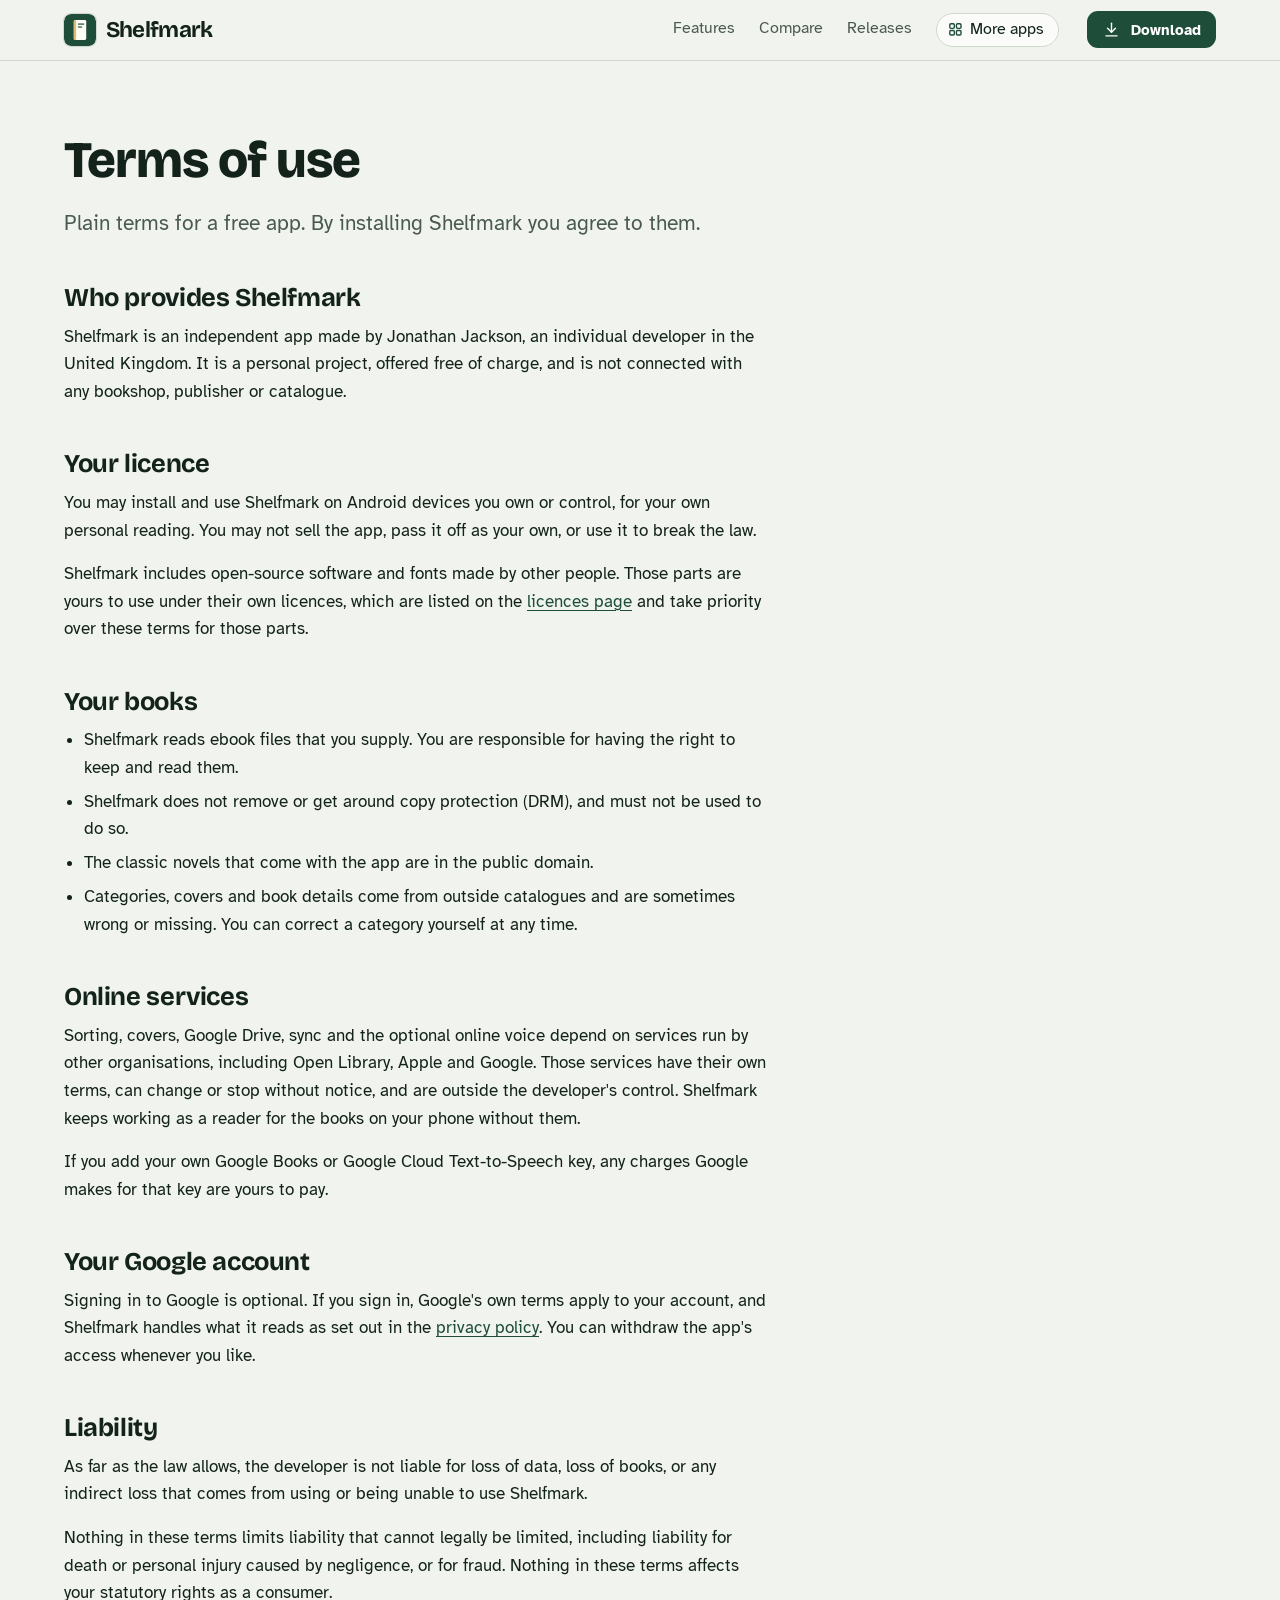
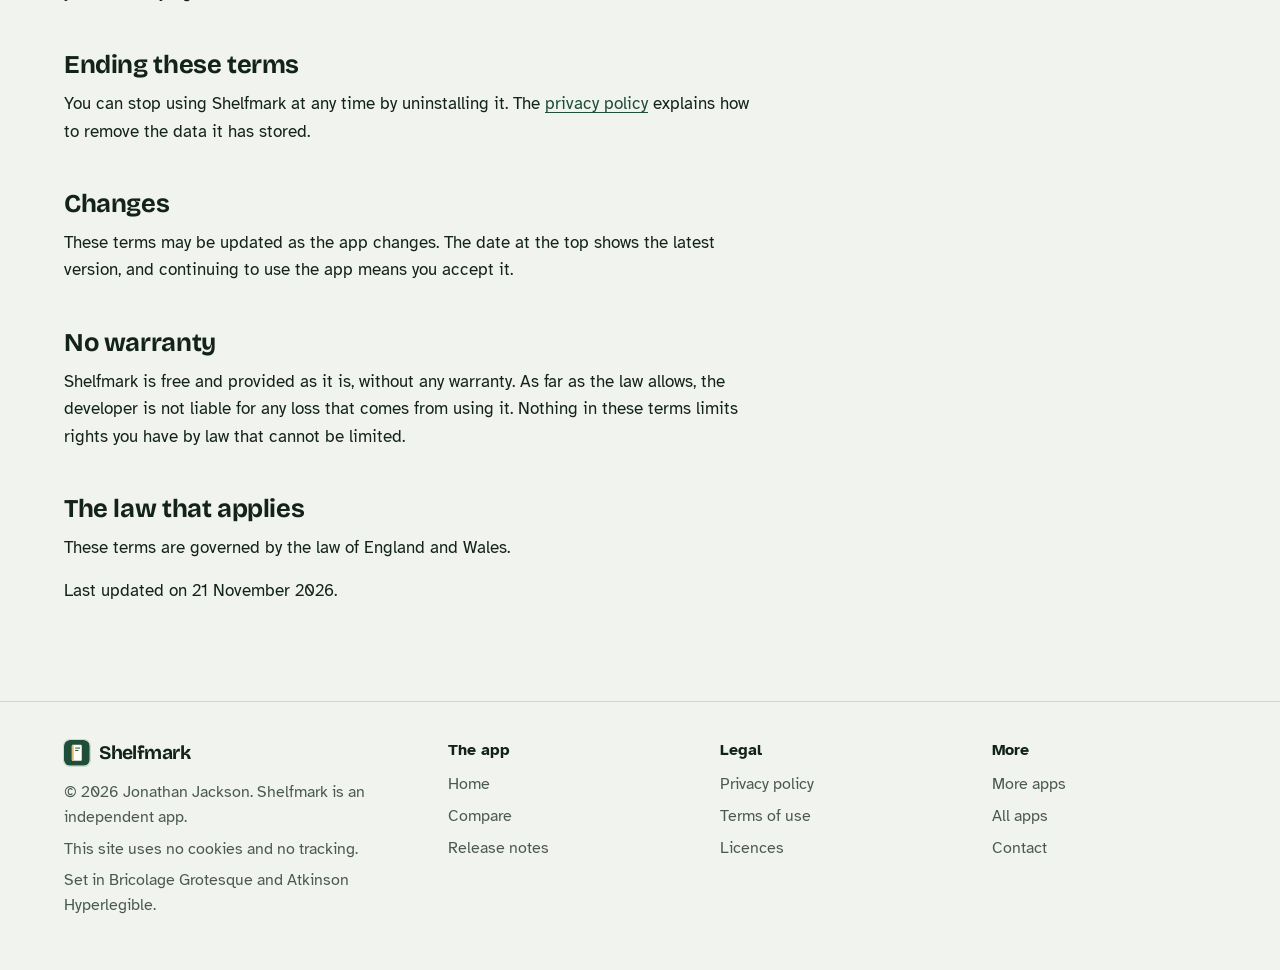
<file: terms.html>
<!DOCTYPE html>
<html lang="en-GB">
<head>
<meta charset="utf-8">
<meta name="viewport" content="width=device-width, initial-scale=1">
<title>Shelfmark terms of use</title>
<meta name="description" content="The terms for using Shelfmark.">
<meta name="author" content="Jonathan Jackson">
<link rel="canonical" href="https://customgpter.github.io/shelfmark/terms.html">
<meta name="theme-color" content="#f1f4ee" media="(prefers-color-scheme: light)">
<meta name="theme-color" content="#0d1411" media="(prefers-color-scheme: dark)">
<meta property="og:type" content="website">
<meta property="og:site_name" content="Shelfmark">
<meta property="og:title" content="Shelfmark terms of use">
<meta property="og:description" content="The terms for using Shelfmark.">
<meta property="og:url" content="https://customgpter.github.io/shelfmark/terms.html">
<meta property="og:image" content="https://customgpter.github.io/shelfmark/assets/og.png">
<meta property="og:image:width" content="1200">
<meta property="og:image:height" content="630">
<meta property="og:image:alt" content="Shelfmark&#x27;s library of book covers">
<meta property="og:locale" content="en_GB">
<meta name="twitter:card" content="summary_large_image">
<link rel="icon" href="./assets/favicon.svg" type="image/svg+xml">
<link rel="apple-touch-icon" href="./assets/apple-touch-icon.png">
<link rel="preload" href="./assets/fonts/bricolage-grotesque-latin.woff2" as="font" type="font/woff2" crossorigin>
<link rel="preload" href="./assets/fonts/atkinson-hyperlegible-latin-400-normal.woff2" as="font" type="font/woff2" crossorigin>
<link rel="stylesheet" href="./assets/site.css?v=1">
<link rel="stylesheet" href="./assets/house.css?v=1">
<link rel="stylesheet" href="./assets/apps-list.css?v=1">
<script src="./assets/apps-list.js?v=1" defer></script>
</head>
<body>
<a class="skip" href="#main">Skip to content</a>
<header class="masthead">
<div class="wrap">
<a class="brand" href="./" aria-label="Shelfmark home"><svg viewBox="0 0 108 108" aria-hidden="true"><rect width="108" height="108" rx="24" fill="#1e4d3a"/><rect x="33" y="20" width="42" height="68" rx="5" fill="#fffdf5"/><rect x="33" y="20" width="8" height="68" rx="4" fill="#d9bd76"/><rect x="47" y="32" width="21" height="4" fill="#1e4d3a"/><rect x="47" y="42" width="14" height="4" fill="#1e4d3a"/></svg><span>Shelfmark</span></a>
<nav aria-label="Main"><ul><li><a href="./#features">Features</a></li><li><a href="./compare.html">Compare</a></li><li><a href="./releases.html">Releases</a></li><li><a class="more-apps" href="./more-apps.html"><svg class="ico" viewBox="0 0 24 24" aria-hidden="true"><rect x="4" y="4" width="6.5" height="6.5" rx="1.6"/><rect x="13.5" y="4" width="6.5" height="6.5" rx="1.6"/><rect x="4" y="13.5" width="6.5" height="6.5" rx="1.6"/><rect x="13.5" y="13.5" width="6.5" height="6.5" rx="1.6"/></svg>More apps</a></li></ul></nav>
<a class="button small" href="https://github.com/CustomGPTer/shelfmark/releases/latest/download/Shelfmark.apk"><svg class="ico" viewBox="0 0 24 24" aria-hidden="true"><path d="M12 4v11"/><path d="M7 10.5l5 5 5-5"/><path d="M5 20h14"/></svg>Download</a>
</div>
</header>
<main id="main" class="doc">
<div class="wrap">
<div class="measure">
<h1>Terms of use</h1>
<p class="lede">Plain terms for a free app. By installing Shelfmark you agree to them.</p>
<h2 id="who">Who provides Shelfmark</h2><p>Shelfmark is an independent app made by Jonathan Jackson, an individual developer in the United Kingdom. It is a personal project, offered free of charge, and is not connected with any bookshop, publisher or catalogue.</p><h2 id="licence">Your licence</h2><p>You may install and use Shelfmark on Android devices you own or control, for your own personal reading. You may not sell the app, pass it off as your own, or use it to break the law.</p>
<p>Shelfmark includes open-source software and fonts made by other people. Those parts are yours to use under their own licences, which are listed on the <a href="licences.html">licences page</a> and take priority over these terms for those parts.</p><h2 id="books">Your books</h2><ul>
<li>Shelfmark reads ebook files that you supply. You are responsible for having the right to keep and read them.</li>
<li>Shelfmark does not remove or get around copy protection (DRM), and must not be used to do so.</li>
<li>The classic novels that come with the app are in the public domain.</li>
<li>Categories, covers and book details come from outside catalogues and are sometimes wrong or missing. You can correct a category yourself at any time.</li>
</ul><h2 id="online">Online services</h2><p>Sorting, covers, Google Drive, sync and the optional online voice depend on services run by other organisations, including Open Library, Apple and Google. Those services have their own terms, can change or stop without notice, and are outside the developer's control. Shelfmark keeps working as a reader for the books on your phone without them.</p>
<p>If you add your own Google Books or Google Cloud Text-to-Speech key, any charges Google makes for that key are yours to pay.</p><h2 id="google">Your Google account</h2><p>Signing in to Google is optional. If you sign in, Google's own terms apply to your account, and Shelfmark handles what it reads as set out in the <a href="privacy.html">privacy policy</a>. You can withdraw the app's access whenever you like.</p><h2 id="liability">Liability</h2><p>As far as the law allows, the developer is not liable for loss of data, loss of books, or any indirect loss that comes from using or being unable to use Shelfmark.</p>
<p>Nothing in these terms limits liability that cannot legally be limited, including liability for death or personal injury caused by negligence, or for fraud. Nothing in these terms affects your statutory rights as a consumer.</p><h2 id="ending">Ending these terms</h2><p>You can stop using Shelfmark at any time by uninstalling it. The <a href="privacy.html#deleting">privacy policy</a> explains how to remove the data it has stored.</p><h2 id="changes">Changes</h2><p>These terms may be updated as the app changes. The date at the top shows the latest version, and continuing to use the app means you accept it.</p>
<h2 id="no-warranty">No warranty</h2>
<p>Shelfmark is free and provided as it is, without any warranty. As far as the law allows, the developer is not liable for any loss that comes from using it. Nothing in these terms limits rights you have by law that cannot be limited.</p>
<h2 id="governing">The law that applies</h2>
<p>These terms are governed by the law of England and Wales.</p>
<p>Last updated on 21 November 2026.</p>
</div>
</div>
</main>
<footer class="colophon">
<div class="wrap">
<div>
<a class="brand" href="./" aria-label="Shelfmark home"><svg viewBox="0 0 108 108" aria-hidden="true"><rect width="108" height="108" rx="24" fill="#1e4d3a"/><rect x="33" y="20" width="42" height="68" rx="5" fill="#fffdf5"/><rect x="33" y="20" width="8" height="68" rx="4" fill="#d9bd76"/><rect x="47" y="32" width="21" height="4" fill="#1e4d3a"/><rect x="47" y="42" width="14" height="4" fill="#1e4d3a"/></svg><span>Shelfmark</span></a>
<p>&copy; 2026 Jonathan Jackson. Shelfmark is an independent app.</p>
<p>This site uses no cookies and no tracking.</p>
<p>Set in Bricolage Grotesque and Atkinson Hyperlegible.</p>
</div>
<nav aria-label="The app"><h2>The app</h2><ul>
<li><a href="./">Home</a></li>
<li><a href="./compare.html">Compare</a></li>
<li><a href="./releases.html">Release notes</a></li>

</ul></nav>
<nav aria-label="Legal"><h2>Legal</h2><ul>
<li><a href="./privacy.html">Privacy policy</a></li>
<li><a href="./terms.html">Terms of use</a></li>
<li><a href="./licences.html">Licences</a></li>
</ul></nav>
<nav aria-label="More"><h2>More</h2><ul>
<li><a href="./more-apps.html">More apps</a></li>
<li><a href="https://customgpter.github.io/">All apps</a></li>
<li><a href="https://github.com/CustomGPTer/shelfmark/issues">Contact</a></li>
</ul></nav>
</div>
</footer>
</body>
</html>
</file>
<file: assets/site.css>
@font-face{font-family:"Bricolage Grotesque";src:url("fonts/bricolage-grotesque-latin.woff2") format("woff2");font-weight:200 800;font-style:normal;font-display:swap}
@font-face{font-family:"Atkinson Hyperlegible";src:url("fonts/atkinson-hyperlegible-latin-400-normal.woff2") format("woff2");font-weight:400;font-style:normal;font-display:swap}
@font-face{font-family:"Atkinson Hyperlegible";src:url("fonts/atkinson-hyperlegible-latin-700-normal.woff2") format("woff2");font-weight:700;font-style:normal;font-display:swap}

/* Daylight page, night-time camera. The lamp colour is kept for the one thing to press and for what the camera has seen. */
:root{
  --page:#f2f5f9; --panel:#ffffff; --raised:#e8edf3; --ink:#0d1a2b; --soft:#465468; --rule:#d2dae4;
  --accent:#0a6a55; --accent-ink:#ffffff; --warn:#8a5200; --rec:#d3302f;
  --lamp:#ffb347; --lamp-ink:#231400; --lamp-text:#8a5200;
  --night:#09111e; --night-2:#111d30; --night-3:#1a2a43; --night-ink:#eaf0f8; --night-soft:#9fb0c7; --night-rule:#24364f; --iris:#55d6ab;
  --display:"Bricolage Grotesque","Atkinson Hyperlegible",system-ui,sans-serif;
  --sans:"Atkinson Hyperlegible",system-ui,-apple-system,"Segoe UI",Roboto,sans-serif;
  --mono:ui-monospace,SFMono-Regular,Menlo,Consolas,"Liberation Mono",monospace;
  color-scheme:light dark;
}
@media (prefers-color-scheme:dark){
  :root{--page:#0a111b; --panel:#111a27; --raised:#182434; --ink:#e9eef5; --soft:#a0aec0; --rule:#243247;
    --accent:#55d6ab; --accent-ink:#00281d; --warn:#ffb347; --rec:#ff6163; --lamp-text:#ffb347}
}

*,*::before,*::after{box-sizing:border-box}
html{-webkit-text-size-adjust:100%;scroll-behavior:smooth;scroll-padding-top:5.5rem}
@media (prefers-reduced-motion:reduce){html{scroll-behavior:auto}}
body{margin:0;background:var(--page);color:var(--ink);font:400 1.0625rem/1.62 var(--sans);text-rendering:optimizeLegibility;-webkit-font-smoothing:antialiased}
img,svg{max-width:100%;display:block}
a{color:var(--accent);text-decoration-thickness:.07em;text-underline-offset:.2em}
a:hover{text-decoration-thickness:.13em}
:focus-visible{outline:3px solid var(--lamp);outline-offset:3px;border-radius:6px}
code{font:.9em/1 var(--mono);overflow-wrap:anywhere}
h1,h2,h3{font-family:var(--display);font-weight:700;letter-spacing:-.015em;line-height:1.08;margin:0;text-wrap:balance}
p{margin:0 0 1rem}
.skip{position:absolute;left:-999px;top:0;background:var(--ink);color:var(--page);padding:.6rem 1rem;z-index:30;border-radius:0 0 8px 0}
.skip:focus{left:0}
.sr{position:absolute;width:1px;height:1px;overflow:hidden;clip-path:inset(50%);white-space:nowrap}
.wrap{width:min(72rem,100% - 2.5rem);margin-inline:auto}
.measure{max-width:44rem}
.ico{width:1.25em;height:1.25em;flex:none;fill:none;stroke:currentColor;stroke-width:1.75;stroke-linecap:round;stroke-linejoin:round}

/* ---------- masthead */
.masthead{position:sticky;top:0;z-index:20;background:color-mix(in srgb,var(--page) 88%,transparent);-webkit-backdrop-filter:blur(14px) saturate(1.3);backdrop-filter:blur(14px) saturate(1.3);border-bottom:1px solid var(--rule)}
.masthead .wrap{display:flex;flex-wrap:wrap;align-items:center;gap:.35rem 1.75rem;padding-block:.7rem}
.brand{display:inline-flex;align-items:center;gap:.6rem;font:700 1.4rem/1 var(--display);letter-spacing:-.03em;color:var(--ink);text-decoration:none;margin-right:auto}
.brand svg{width:2rem;height:2rem;flex:none;border-radius:.5rem;box-shadow:0 0 0 1px var(--rule)}
.masthead nav ul{display:flex;flex-wrap:wrap;align-items:center;gap:.15rem 1.5rem;list-style:none;margin:0;padding:0;font-size:1rem;line-height:1.3}
.masthead nav a{display:inline-flex;align-items:center;gap:.4rem;color:var(--soft);text-decoration:none;padding-block:.45rem;border-bottom:2px solid transparent}
.masthead nav a:hover{color:var(--ink)}
.masthead nav a[aria-current="page"]{color:var(--ink);border-bottom-color:var(--lamp)}
.masthead nav a.more-apps{color:var(--ink);border:1px solid var(--rule);border-radius:999px;padding:.34rem .85rem .34rem .65rem;background:var(--panel)}
.masthead nav a.more-apps .ico{width:1.05em;height:1.05em;color:var(--accent);stroke-width:2}
.masthead nav a.more-apps:hover,.masthead nav a.more-apps[aria-current="page"]{border-color:var(--accent)}
.button{display:inline-flex;align-items:center;gap:.6rem;background:var(--lamp);color:var(--lamp-ink);font:700 1.08rem/1.2 var(--sans);text-decoration:none;padding:.95rem 1.5rem;border-radius:14px;box-shadow:0 1px 0 rgba(255,255,255,.45) inset,0 12px 24px -14px rgba(138,82,0,.9)}
.button:hover{background:#ffc56e}
.button:active{transform:translateY(1px)}
.button.small{font-size:.95rem;padding:.55rem .95rem;border-radius:11px;box-shadow:none}
.button.quiet{background:none;box-shadow:none;border:1px solid var(--rule);color:var(--ink)}
.button.quiet:hover{border-color:var(--ink);background:none}
@media (max-width:52rem){
  .masthead nav{order:3;flex:1 0 100%}
  .masthead nav ul{gap:.1rem .85rem;font-size:.95rem}
  .masthead nav .wide{display:none}
}
@media (max-width:24rem){.masthead nav a.more-apps .ico{display:none}.masthead nav a.more-apps{padding-inline:.7rem}}

/* ---------- hero */
.hero{padding-block:clamp(2.2rem,6vw,4.75rem) clamp(2.5rem,6vw,4.5rem);overflow:hidden}
.hero-grid{display:grid;gap:clamp(2.25rem,5vw,4rem);align-items:center}
@media (min-width:62rem){.hero-grid{grid-template-columns:minmax(0,11fr) minmax(0,10fr)}}
.hero h1{font-size:clamp(2.6rem,6vw,4.25rem);font-weight:800;line-height:1;letter-spacing:-.022em;margin-bottom:1.5rem}
.lede{font-size:clamp(1.14rem,2vw,1.3rem);line-height:1.55;color:var(--soft);margin:0 0 1rem;max-width:34rem}
.get{display:flex;flex-wrap:wrap;align-items:center;gap:.9rem 1.5rem;margin:1.8rem 0 1.1rem}
.get .aside{font-weight:700;color:var(--ink)}
.facts{font-size:.98rem;line-height:1.5;color:var(--soft);margin:0 0 .5rem;max-width:36rem}
.pills{display:flex;flex-wrap:wrap;gap:.45rem;list-style:none;margin:0 0 1rem;padding:0;font-size:.95rem}
.pills li{border:1px solid var(--rule);border-radius:999px;padding:.22rem .8rem;background:var(--panel);color:var(--soft)}

/* the monitor: the camera's view, the day beneath it, and the alert it sends */
.monitor{position:relative;max-width:36rem;margin-inline:auto;width:100%;padding-bottom:3.1rem}
@media (min-width:62rem){.monitor{margin-inline:auto 0}}
.screen{position:relative;background:var(--night);border-radius:22px;padding:.6rem;box-shadow:0 0 0 1px var(--night-rule),0 30px 60px -30px rgba(9,17,30,.75)}
.cam{position:relative;border-radius:15px;overflow:hidden;aspect-ratio:16/10;background:#0b1626}
.cam svg{width:100%;height:100%}
.cam text{font:700 15px var(--sans);fill:#231400}
.hud{position:absolute;display:inline-flex;align-items:center;gap:.4rem;font:700 .76rem/1 var(--sans);color:var(--night-ink);background:rgba(6,12,22,.62);border-radius:999px;padding:.38rem .65rem;letter-spacing:.01em}
.hud i{width:.5rem;height:.5rem;border-radius:50%;background:var(--iris)}
.hud.watching{left:.7rem;top:.7rem}
.hud.rec{right:.7rem;top:.7rem}
.hud.rec i{background:#ff5a5c}
.hud.stamp{left:.7rem;bottom:.7rem;font:400 .74rem/1 var(--mono);border-radius:6px;color:#d5deea}
.hud.place{right:.7rem;bottom:.7rem;border-radius:6px;font-weight:400;color:#d5deea}
.day{padding:.85rem .55rem 2rem;color:var(--night-soft);font-size:.8rem;line-height:1.2}
.day-head{display:flex;justify-content:space-between;margin-bottom:.6rem}
.day-head b{color:var(--night-ink)}
.track{position:relative;height:1.5rem;border-radius:7px;background:repeating-linear-gradient(90deg,var(--night-3) 0 1px,transparent 1px calc(100% / 24)),var(--night-2);box-shadow:inset 0 0 0 1px var(--night-rule)}
.ev{position:absolute;top:3px;bottom:3px;width:max(5px,1.1%);border-radius:3px;background:var(--iris);left:var(--at)}
.ev.seen{background:var(--lamp)}
.now{position:absolute;top:-4px;bottom:-4px;left:var(--at);width:2px;background:var(--night-ink);border-radius:2px}
.hours{display:flex;justify-content:space-between;margin-top:.4rem;font-size:.72rem}
.alert{position:absolute;right:-.4rem;bottom:0;display:flex;align-items:center;gap:.75rem;width:min(19rem,88%);background:var(--panel);color:var(--ink);border:1px solid var(--rule);border-radius:16px;padding:.65rem .8rem;box-shadow:0 18px 36px -18px rgba(9,17,30,.55)}
.alert .thumb{flex:none;width:3.1rem;height:3.1rem;border-radius:10px;background:linear-gradient(160deg,#16263d,#0b1626);position:relative;overflow:hidden}
.alert .thumb::before{content:"";position:absolute;left:50%;bottom:0;width:38%;height:62%;translate:-50% 0;border-radius:40% 40% 0 0;background:#6f86a6}
.alert .thumb::after{content:"";position:absolute;left:50%;top:14%;width:26%;aspect-ratio:1;translate:-50% 0;border-radius:50%;background:#8ea4c2}
.alert b{display:block;font-size:.98rem;line-height:1.25}
.alert span{display:block;font-size:.86rem;color:var(--soft);line-height:1.3}
.alert .dot{flex:none;width:.6rem;height:.6rem;border-radius:50%;background:var(--lamp);margin-left:auto;box-shadow:0 0 0 4px color-mix(in srgb,var(--lamp) 25%,transparent)}
@media (max-width:26rem){.alert{right:0}}
@media (prefers-reduced-motion:no-preference){
  .cam .spill{animation:vg-in .9s ease-out .25s both}
  .cam .who{animation:vg-step .9s cubic-bezier(.2,.8,.25,1) .9s both}
  .cam .mark{animation:vg-lock .45s cubic-bezier(.3,1.4,.5,1) 1.7s both;transform-box:fill-box;transform-origin:center}
  .hud.rec{animation:vg-in .3s ease-out 2.05s both}
  .hud.rec i{animation:vg-blink 1.2s steps(2,jump-none) 2.3s 4}
  .ev.seen,.now{animation:vg-pop .4s cubic-bezier(.3,1.5,.5,1) 2.4s both}
  .alert{animation:vg-rise .6s cubic-bezier(.2,.8,.25,1) 2.9s both}
  @keyframes vg-in{from{opacity:0}to{opacity:1}}
  @keyframes vg-step{from{opacity:0;transform:translateX(18px)}to{opacity:1;transform:none}}
  @keyframes vg-lock{from{opacity:0;transform:scale(1.12)}to{opacity:1;transform:none}}
  @keyframes vg-blink{from{opacity:1}to{opacity:.25}}
  @keyframes vg-pop{from{opacity:0;transform:scaleY(.2)}to{opacity:1;transform:none}}
  @keyframes vg-rise{from{opacity:0;transform:translateY(14px)}to{opacity:1;transform:none}}
}

/* ---------- sections */
section{padding-block:clamp(3rem,7vw,5.5rem)}
section + section{border-top:1px solid var(--rule)}
h2{font-size:clamp(1.8rem,3.6vw,2.6rem);margin-bottom:.9rem}
h3{font:700 1.1rem/1.3 var(--sans);letter-spacing:0;margin:0 0 .3rem}
.intro{color:var(--soft);max-width:40rem;margin-bottom:2.2rem;font-size:1.1rem}

.promises{padding-block:0;border-block:1px solid var(--rule);background:var(--panel)}
.promises ul{list-style:none;margin:0;padding:0;display:grid;grid-template-columns:repeat(auto-fit,minmax(min(100%,14rem),1fr))}
.promises li{display:flex;gap:.8rem;align-items:flex-start;padding:1.4rem 1.5rem 1.4rem 0}
.promises .ico{width:1.6rem;height:1.6rem;color:var(--accent);margin-top:.1rem}
.promises b{display:block;line-height:1.3}
.promises span{color:var(--soft);font-size:.96rem;line-height:1.45;display:block}
.hero + .promises{border-top:1px solid var(--rule)}

.steps{list-style:none;counter-reset:s;margin:0;padding:0;display:grid;gap:1.25rem}
@media (min-width:52rem){.steps{grid-template-columns:repeat(3,minmax(0,1fr))}}
.steps li{counter-increment:s;background:var(--panel);border:1px solid var(--rule);border-radius:18px;padding:1.4rem 1.4rem 1.5rem}
.steps li::before{content:counter(s);display:grid;place-items:center;width:2rem;height:2rem;border-radius:50%;background:var(--ink);color:var(--page);font:700 1rem/1 var(--display);margin-bottom:1rem}
.steps p{margin:0;color:var(--soft)}

.notices{display:grid;gap:1.25rem}
@media (min-width:52rem){.notices{grid-template-columns:repeat(2,minmax(0,1fr))}}
.sense{background:var(--night);color:var(--night-ink);border-radius:20px;padding:1.5rem 1.5rem 1.6rem;box-shadow:0 0 0 1px var(--night-rule)}
.sense h3{font:700 1.35rem/1.2 var(--display);letter-spacing:-.02em;margin-bottom:.35rem}
.sense p{color:var(--night-soft);margin-bottom:1.1rem}
.chips{display:flex;flex-wrap:wrap;gap:.5rem;list-style:none;margin:0;padding:0}
.chips li{display:inline-flex;align-items:center;gap:.45rem;border:1px solid var(--night-rule);background:var(--night-2);border-radius:10px;padding:.42rem .75rem .42rem .6rem;font-size:.98rem;line-height:1.2}
.chips .ico{color:var(--lamp)}

.groups{display:grid;gap:0}
.group{display:grid;gap:.4rem 3rem;padding-block:1.6rem;border-top:1px solid var(--rule)}
.group:last-child{border-bottom:1px solid var(--rule)}
@media (min-width:56rem){.group{grid-template-columns:13rem minmax(0,1fr)}}
.group > h3{font:700 1.3rem/1.2 var(--display);letter-spacing:-.02em;color:var(--ink)}
.group dl{margin:0;display:grid;gap:1.1rem 2.5rem}
@media (min-width:40rem){.group dl{grid-template-columns:repeat(2,minmax(0,1fr))}}
.group dt{font-weight:700;line-height:1.35}
.group dd{margin:.2rem 0 0;color:var(--soft)}

.setups{display:grid;gap:1.25rem}
@media (min-width:52rem){.setups{grid-template-columns:repeat(2,minmax(0,1fr))}}
.setup{background:var(--panel);border:1px solid var(--rule);border-radius:20px;padding:1.5rem}
.setup h3{font:700 1.35rem/1.2 var(--display);letter-spacing:-.02em;margin-bottom:.9rem}
.setup .kit{display:flex;align-items:center;gap:.6rem;color:var(--soft);font-size:.95rem;margin-bottom:1rem}
.setup .kit .ico{width:1.9rem;height:1.9rem;color:var(--ink);stroke-width:1.5}
.setup .kit .to{width:1.2rem;height:1.2rem;color:var(--soft)}
.ticks{list-style:none;margin:0;padding:0;display:grid;gap:.5rem}
.ticks li{position:relative;padding-left:1.7rem;color:var(--soft)}
.ticks li::before{content:"";position:absolute;left:.15rem;top:.42em;width:.75rem;height:.42rem;border-left:2.5px solid var(--accent);border-bottom:2.5px solid var(--accent);rotate:-45deg}

.modes{list-style:none;margin:0;padding:0;display:grid;gap:1.25rem}
@media (min-width:52rem){.modes{grid-template-columns:repeat(3,minmax(0,1fr))}}
.modes li{border-top:3px solid var(--ink);padding-top:1rem}
.modes p{color:var(--soft);margin:0}

.scroll{overflow-x:auto}
table{width:100%;border-collapse:collapse}
th,td{text-align:left;vertical-align:top;padding:.85rem 1.2rem .85rem 0;border-top:1px solid var(--rule)}
thead th{border-top:0;color:var(--soft);font-weight:400;padding-top:0}
tbody th{font-weight:700;min-width:11rem}
tr:last-child>*{border-bottom:1px solid var(--rule)}
.after-table{margin-top:1.5rem}
/* On a phone a table becomes a stack: the row's name, then its cells side by side. */
@media (max-width:40rem){
  table:not(.cmp),table:not(.cmp) thead,table:not(.cmp) tbody{display:block}
  table:not(.cmp) tr{display:flex;flex-wrap:wrap;gap:.3rem 1.1rem;padding:.9rem 0;border-top:1px solid var(--rule)}
  table:not(.cmp) thead tr{border-top:0;padding-top:0}
  table:not(.cmp) tbody tr:last-child{border-bottom:1px solid var(--rule)}
  table:not(.cmp) th,table:not(.cmp) td{display:block;border:0;padding:0;flex:1 1 0;min-width:0;overflow-wrap:break-word}
  table:not(.cmp) tr>:first-child{flex:0 0 100%;min-width:0}
}

.plain{list-style:none;margin:0;padding:0;display:grid;gap:1.6rem 3rem}
@media (min-width:52rem){.plain{grid-template-columns:repeat(3,minmax(0,1fr))}}
.plain p{color:var(--soft);margin:0}

.faq{display:grid;gap:0 3rem;align-items:start}
@media (min-width:56rem){.faq{grid-template-columns:repeat(2,minmax(0,1fr))}}
.faq details{border-top:1px solid var(--rule);padding:.15rem 0}
.faq summary{cursor:pointer;list-style:none;display:flex;align-items:flex-start;justify-content:space-between;gap:1rem;font-weight:700;padding:.85rem 0;line-height:1.35}
.faq summary::-webkit-details-marker{display:none}
.faq summary::after{content:"";flex:none;width:.6rem;height:.6rem;margin:.3rem .25rem 0 0;border-right:2px solid var(--soft);border-bottom:2px solid var(--soft);rotate:45deg;transition:rotate .15s}
.faq details[open] summary::after{rotate:-135deg;margin-top:.55rem}
.faq details p{color:var(--soft);margin:0 0 1.1rem;max-width:36rem}
@media (prefers-reduced-motion:reduce){.faq summary::after{transition:none}}

.closing{background:var(--night);color:var(--night-ink);border-top:0}
.closing .wrap{display:grid;gap:1.5rem 3rem;align-items:center}
@media (min-width:52rem){.closing .wrap{grid-template-columns:minmax(0,1fr) auto}}
.closing h2{margin-bottom:.5rem}
.closing p{color:var(--night-soft);margin:0;max-width:36rem}
.closing a:not(.button){color:var(--iris)}
section + .closing{border-top:0}

/* ---------- document pages */
.doc{padding-block:clamp(2.5rem,6vw,4.5rem) clamp(3rem,7vw,5rem)}
.doc h1{font-size:clamp(2.2rem,5vw,3.2rem);font-weight:800;letter-spacing:-.02em;margin-bottom:1.2rem}
.doc .lede{max-width:none}
.doc h2{font-size:1.6rem;margin-top:2.8rem;margin-bottom:.7rem;scroll-margin-top:5.5rem}
.doc h3{margin-top:1.6rem}
.doc ul{padding-left:1.25rem;margin:0 0 1rem}
.doc li{margin:.4rem 0}
.doc a{overflow-wrap:anywhere}
.contents{border-block:1px solid var(--rule);padding-block:1rem;margin-block:2rem}
.contents ul{list-style:none;margin:.4rem 0 0;padding:0;columns:2 14rem;column-gap:2rem}
.contents li{margin:.2rem 0;break-inside:avoid}
.note{border-left:3px solid var(--lamp);padding:.2rem 0 .2rem 1.1rem;color:var(--soft)}
.key{font-size:.95rem;line-height:1.55;color:var(--soft);margin:0 0 .6rem}
.sum{font-size:.95rem;overflow-wrap:anywhere}

/* ---------- compare */
.cmp{min-width:44rem;margin:1.4rem 0 1rem}
.cmp th,.cmp td{padding:.85rem .9rem}
.cmp thead th{color:var(--ink);font-weight:700;vertical-align:bottom;padding-top:.85rem}
.cmp small{display:block;font-weight:400;font-size:.84rem;line-height:1.35;color:var(--soft)}
.cmp tbody th{min-width:13rem;padding-left:0}
.cmp thead th:first-child{padding-left:0}
.cmp .ours{background:var(--panel);box-shadow:inset 1px 0 var(--rule),inset -1px 0 var(--rule)}
.yes{color:var(--accent);font-weight:700}
.pay{color:var(--lamp-text);font-weight:700}
.na{color:var(--soft)}
.cmp .app{display:none}
@media (max-width:54rem){
  .cmp{min-width:0}
  .cmp thead{position:absolute;width:1px;height:1px;overflow:hidden;clip-path:inset(50%)}
  .cmp tbody,.cmp tr,.cmp th,.cmp td{display:block}
  .cmp tr{padding:1rem 0;border-top:1px solid var(--rule)}
  .cmp th,.cmp td{border:0;padding:0}
  .cmp tbody th{min-width:0;margin-bottom:.55rem}
  .cmp td{display:grid;grid-template-columns:7.5rem 1fr;gap:.75rem;padding:.22rem 0}
  .cmp .app{display:block;font-weight:400;color:var(--soft)}
  .cmp .ours{background:none;box-shadow:none}
  .cmp .ours .app{color:var(--ink);font-weight:700}
}

/* ---------- release notes */
.release{border-top:1px solid var(--rule);margin-top:2.4rem;padding-top:1.9rem;scroll-margin-top:5.5rem}
.doc .release h2{margin-top:0}
.contents + .release{border-top:0;margin-top:0;padding-top:.4rem}
.ver{font-weight:700;font-size:.95rem;color:var(--lamp-text);margin:0 0 .5rem}
.when{color:var(--soft);margin:-.2rem 0 .2rem}
.tag{display:inline-block;background:var(--accent);color:var(--accent-ink);border-radius:999px;font-weight:700;font-size:.8rem;padding:.08rem .6rem;margin-right:.6rem}
.doc .release h3{font-size:1rem;color:var(--ink);margin:1.3rem 0 .2rem}
.release ul{margin-bottom:0}

/* ---------- more apps */
.mapps{list-style:none;margin:2.2rem 0 0;padding:0;display:grid;gap:1.4rem}
@media (min-width:50rem){.mapps{grid-template-columns:repeat(2,minmax(0,1fr))}}
.doc .mapps{padding-left:0}
.doc .mapp{margin:0}
.mapp{display:flex;flex-direction:column;background:var(--panel);border:1px solid var(--rule);border-radius:20px;overflow:hidden}
.mapp-cover{position:relative;height:6.5rem;background:linear-gradient(135deg,var(--b),var(--b2));overflow:hidden}
.mapp-cover svg{position:absolute;right:-1.2rem;top:-1.6rem;width:11rem;height:11rem;max-width:none;opacity:.22}
.mapp-body{display:flex;flex-direction:column;flex:1;padding:0 1.4rem 1.4rem}
.mapp-icon{width:4.25rem;height:4.25rem;border-radius:1rem;margin-top:-2.1rem;position:relative;box-shadow:0 0 0 4px var(--panel)}
.mapp h2{font-size:1.6rem;margin:.85rem 0 .1rem}
.mapp-kind{color:var(--soft);margin:0 0 .7rem}
.mapp-say{margin:0 0 1.1rem}
.mapp-go{display:flex;flex-wrap:wrap;align-items:center;gap:.7rem 1.3rem;margin:auto 0 0}
.mapp-go .button{padding:.75rem 1.15rem;font-size:1rem;border-radius:12px}
.mapp-site{font-weight:700}
.mapp-needs{font-size:.9rem;color:var(--soft);margin:.9rem 0 0}

/* ---------- colophon */
.colophon{border-top:1px solid var(--rule);color:var(--soft);font-size:.98rem;line-height:1.6}
.colophon .wrap{display:grid;gap:2rem 3rem;padding-block:2.4rem 2.8rem}
@media (min-width:52rem){.colophon .wrap{grid-template-columns:minmax(0,1.5fr) repeat(3,minmax(0,1fr))}}
.colophon p{margin:0 0 .4rem;max-width:26rem}
.colophon .brand{font-size:1.2rem;margin-bottom:.9rem}
.colophon .brand svg{width:1.6rem;height:1.6rem}
.colophon h2{font:700 .98rem/1.3 var(--sans);letter-spacing:0;color:var(--ink);margin:0 0 .5rem}
.colophon ul{list-style:none;margin:0;padding:0}
.colophon li a{display:inline-block;padding-block:.22rem;color:var(--soft);text-decoration:none}
.colophon li a:hover{color:var(--ink);text-decoration:underline}
</file>
<file: assets/house.css>
:root{--page:#f1f4ee;--panel:#fbfcf9;--raised:#e4eadf;--ink:#13231b;--soft:#4a5a51;--rule:#d0d8cd;--accent:#1e4d3a;--accent-ink:#ffffff;--lamp:#1e4d3a;--lamp-ink:#ffffff;--lamp-text:#1e4d3a}
@media (prefers-color-scheme:dark){:root{--page:#0d1411;--panel:#141d18;--raised:#1b2620;--ink:#e8eee6;--soft:#a0ada4;--rule:#27332c;--accent:#8fd1ad;--accent-ink:#04170e;--lamp:#8fd1ad;--lamp-ink:#04170e;--lamp-text:#8fd1ad}}
/* House additions: phone frames, the screens gallery, the lawful-use box and test-build labels. */
.brand svg{border-radius:22%}
.hero-phone{display:flex;justify-content:center}
.phone{position:relative;width:min(100%,19rem);aspect-ratio:393/852;padding:.55rem;border-radius:2.6rem;background:#0b0d12;box-shadow:0 0 0 1px rgba(255,255,255,.06) inset,0 1px 0 rgba(255,255,255,.12) inset,0 30px 60px -28px rgba(10,20,40,.55),0 12px 24px -12px rgba(10,20,40,.35)}
.phone img{display:block;width:100%;height:100%;object-fit:cover;object-position:top;border-radius:2.1rem;background:#111}
.gallery{display:flex;gap:clamp(1rem,3vw,1.75rem);overflow-x:auto;scroll-snap-type:x mandatory;padding:.5rem .25rem 1.25rem;margin:1.75rem -.25rem 0;scrollbar-width:thin;overscroll-behavior-x:contain}
.gallery:focus-visible{outline-offset:6px}
.shot{flex:0 0 auto;width:min(72vw,15.5rem);margin:0;scroll-snap-align:start}
.shot .phone{width:100%;border-radius:2.2rem;padding:.45rem}
.shot .phone img{border-radius:1.8rem}
.shot .shot figcaption{margin:.85rem .2rem 0;font-size:.98rem;line-height:1.4;color:var(--soft)}
.gate-scope{margin:0 0 .25rem}
.law-box{margin:0 0 1rem;padding:.9rem 1rem;max-width:34rem;border:1px solid #e0b450;background:#fff8e6;color:#3d2a00;border-radius:14px}
.law-box label{display:flex;gap:.65rem;align-items:flex-start;font-weight:700;cursor:pointer;font-size:1.02rem}
.law-box input{width:1.25rem;height:1.25rem;margin:.12rem 0 0;flex:none;accent-color:#8a5200}
.law-box p{margin:.5rem 0 0;font-size:.95rem}
.law-box a{color:#6b4000;font-weight:700}
.gate-scope a[aria-disabled="true"]{opacity:.45;cursor:not-allowed;pointer-events:none;filter:grayscale(.4);box-shadow:none}
.law-band{background:var(--raised)}
.beta-tag{display:inline-block;margin-left:-.9rem;font-size:.72rem;font-weight:700;letter-spacing:.05em;text-transform:uppercase;padding:.3rem .5rem;border-radius:6px;background:#ffe7b3;color:#5c3b00;border:1px solid #e0b450}
.beta-note{max-width:34rem;padding:.8rem 1rem;border-radius:12px;background:#ffe7b3;color:#3d2a00;border:1px solid #e0b450}
.mapp-soon{display:inline-block;padding:.85rem 1.3rem;border:1px dashed var(--rule);border-radius:14px;color:var(--soft);font-weight:700}
code.sum{word-break:break-all}
@media (prefers-color-scheme:dark){
  .law-box,.beta-note{background:#2a2108;color:#ffe9b8;border-color:#7a5c14}
  .law-box a{color:#ffd27a}
  .law-box input{accent-color:#ffb347}
  .beta-tag{background:#4a3500;color:#ffe2a3;border-color:#8a6a1c}
  .phone{box-shadow:0 0 0 1px rgba(255,255,255,.1) inset,0 30px 60px -28px rgba(0,0,0,.8)}
}
@media (max-width:40rem){.hero-phone .phone{width:min(78%,17rem)}}
</file>
<file: assets/apps-list.css>
/* The full app list on More apps pages and the hub. Works alongside each site's own card styles. */
.mapps-jump{margin:1.8rem 0 0}
.mapps-jump ul{list-style:none;margin:0;padding:0;display:flex;flex-wrap:wrap;gap:.5rem}
.mapps-jump a{display:inline-block;padding:.45rem .85rem;border:1px solid var(--rule,#d2dae4);border-radius:999px;font-size:.95rem;font-weight:700;text-decoration:none;color:inherit;background:var(--panel,#fff)}
.mapps-jump a:hover,.mapps-jump a:focus-visible{border-color:currentColor}
.mapps-group{margin:2.6rem 0 0;scroll-margin-top:5rem}
.mapps-cat{font-size:1.45rem;margin:0;padding:0 0 .6rem;border-bottom:1px solid var(--rule,#d2dae4)}
.mapps-group .mapps{margin-top:1.4rem}
.mapp h3{font-size:1.5rem;line-height:1.2;margin:.85rem 0 .1rem;display:flex;flex-wrap:wrap;align-items:center;gap:.5rem}
.mapp-badge{display:inline-block;font-size:.75rem;font-weight:700;letter-spacing:.04em;text-transform:uppercase;line-height:1;padding:.35rem .55rem;border-radius:6px;vertical-align:middle}
.mapp-badge.beta{background:#ffe7b3;color:#5c3b00;border:1px solid #e0b450}
.mapp-badge.here{background:transparent;color:var(--soft,#465468);border:1px solid var(--rule,#d2dae4)}
.mapp-soon{display:inline-block;padding:.7rem 1.1rem;border:1px dashed var(--rule,#b9c4d1);border-radius:12px;color:var(--soft,#465468);font-weight:700}
.mapp-go .button.ghost{background:transparent;color:inherit;border:2px solid currentColor;box-shadow:none}
.mapp-also{font-size:.9rem;color:var(--soft,#465468);margin:.6rem 0 0}
.mapp-law{margin:0 0 1rem;padding:.8rem .9rem;border:1px solid #e0b450;background:#fff8e6;color:#3d2a00;border-radius:12px;font-size:.95rem}
.mapp-law label{display:flex;gap:.6rem;align-items:flex-start;font-weight:700;cursor:pointer}
.mapp-law input{width:1.2rem;height:1.2rem;margin:.1rem 0 0;flex:none;accent-color:#8a5200}
.mapp-law p{margin:.45rem 0 0}
.mapp-law a{color:#6b4000;font-weight:700}
.mapp a[aria-disabled="true"]{opacity:.45;cursor:not-allowed;pointer-events:none;filter:grayscale(.4)}
@media (prefers-color-scheme:dark){
  .mapp-badge.beta{background:#4a3500;color:#ffe2a3;border-color:#8a6a1c}
  .mapp-law{background:#2a2108;color:#ffe9b8;border-color:#7a5c14}
  .mapp-law a{color:#ffd27a}
  .mapp-law input{accent-color:#ffb347}
}
:where(.mapp a.button){display:inline-flex;align-items:center;gap:.5rem;padding:.75rem 1.15rem;border-radius:12px;background:var(--accent,#1f5fa8);color:var(--accent-ink,#fff);font-weight:700;text-decoration:none;border:2px solid transparent}
:where(.mapp a.button.ghost){background:transparent;color:inherit;border-color:currentColor}
:where(.mapps){list-style:none;padding:0;display:grid;gap:1.4rem}
.gate-scope{margin:0 0 .25rem}
.law-box{margin:0 0 1rem;padding:.9rem 1rem;max-width:34rem;border:1px solid #e0b450;background:#fff8e6;color:#3d2a00;border-radius:14px}
.law-box label{display:flex;gap:.65rem;align-items:flex-start;font-weight:700;cursor:pointer;font-size:1.02rem}
.law-box input{width:1.25rem;height:1.25rem;margin:.12rem 0 0;flex:none;accent-color:#8a5200}
.law-box p{margin:.5rem 0 0;font-size:.95rem}
.law-box a{color:#6b4000;font-weight:700}
.gate-scope a[aria-disabled="true"]{opacity:.45;cursor:not-allowed;pointer-events:none;filter:grayscale(.4);box-shadow:none}
@media (prefers-color-scheme:dark){
  .law-box{background:#2a2108;color:#ffe9b8;border-color:#7a5c14}
  .law-box a{color:#ffd27a}
  .law-box input{accent-color:#ffb347}
}
</file>
